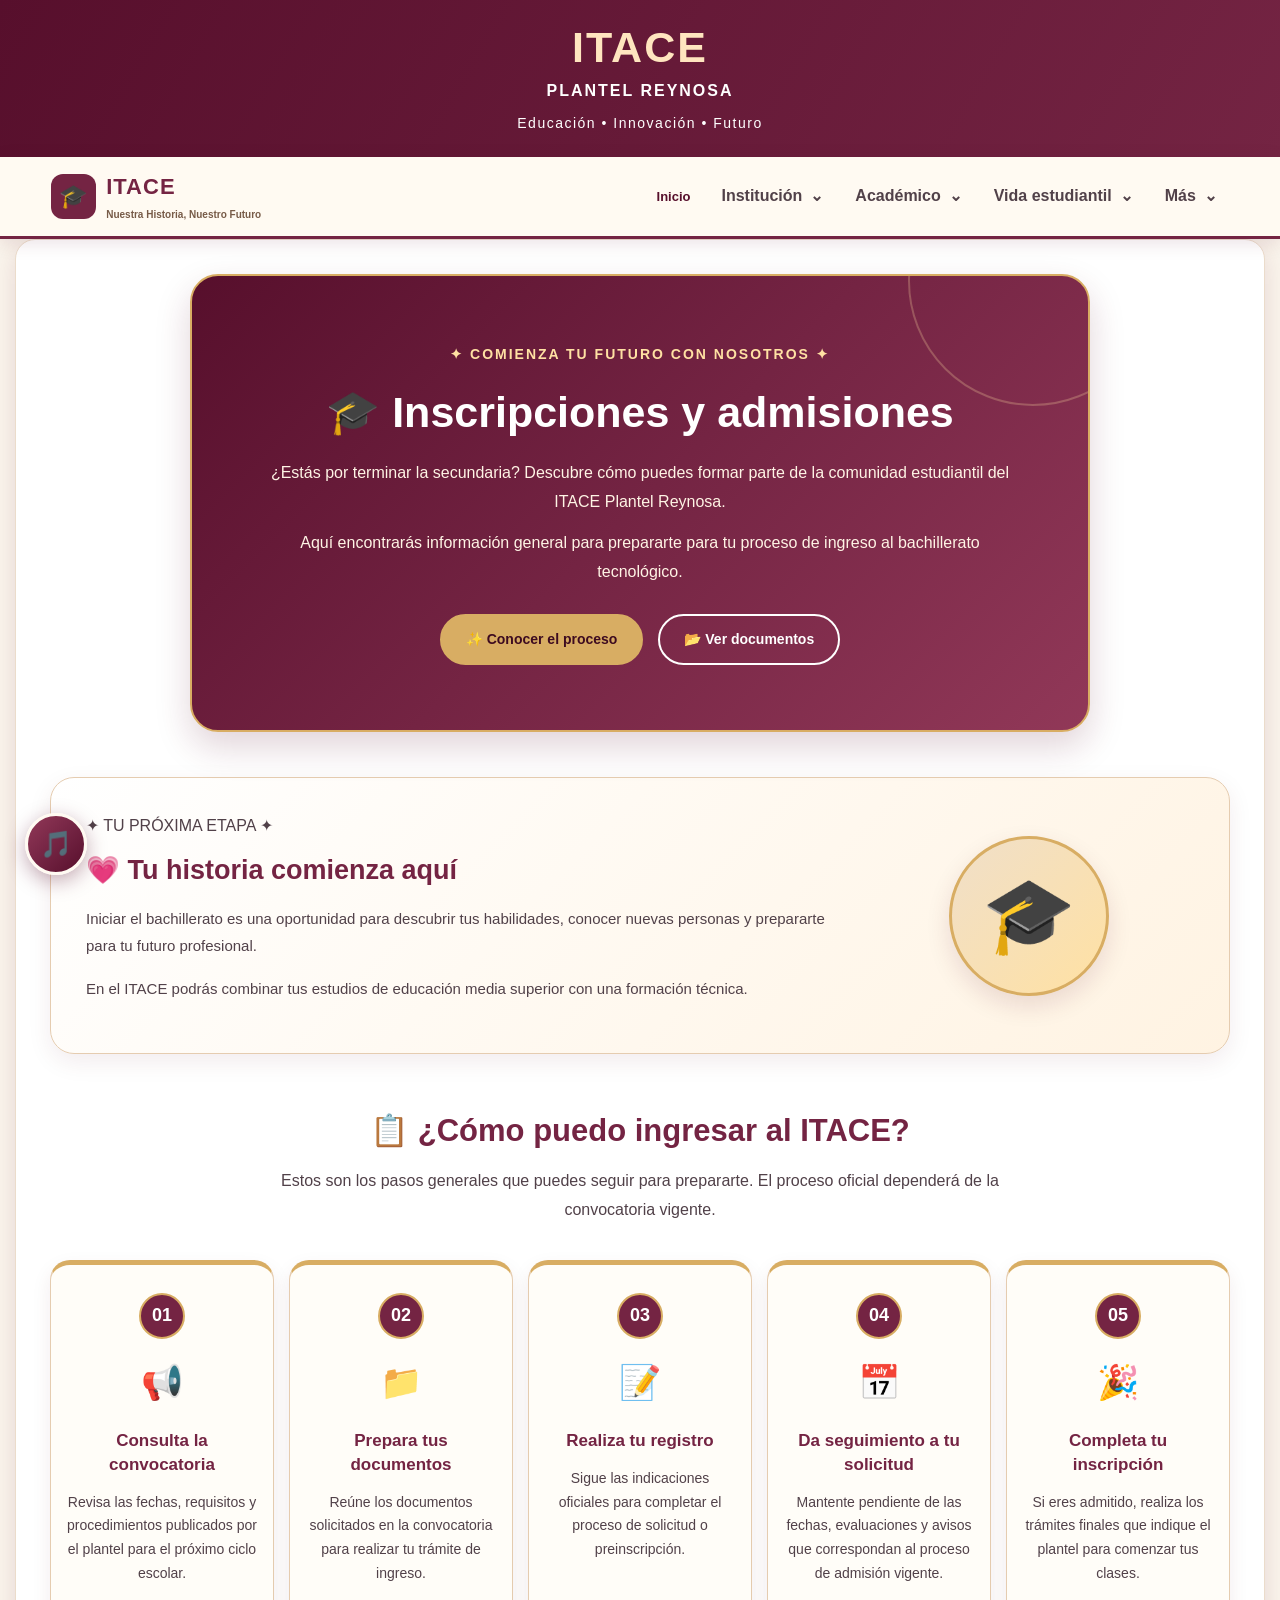
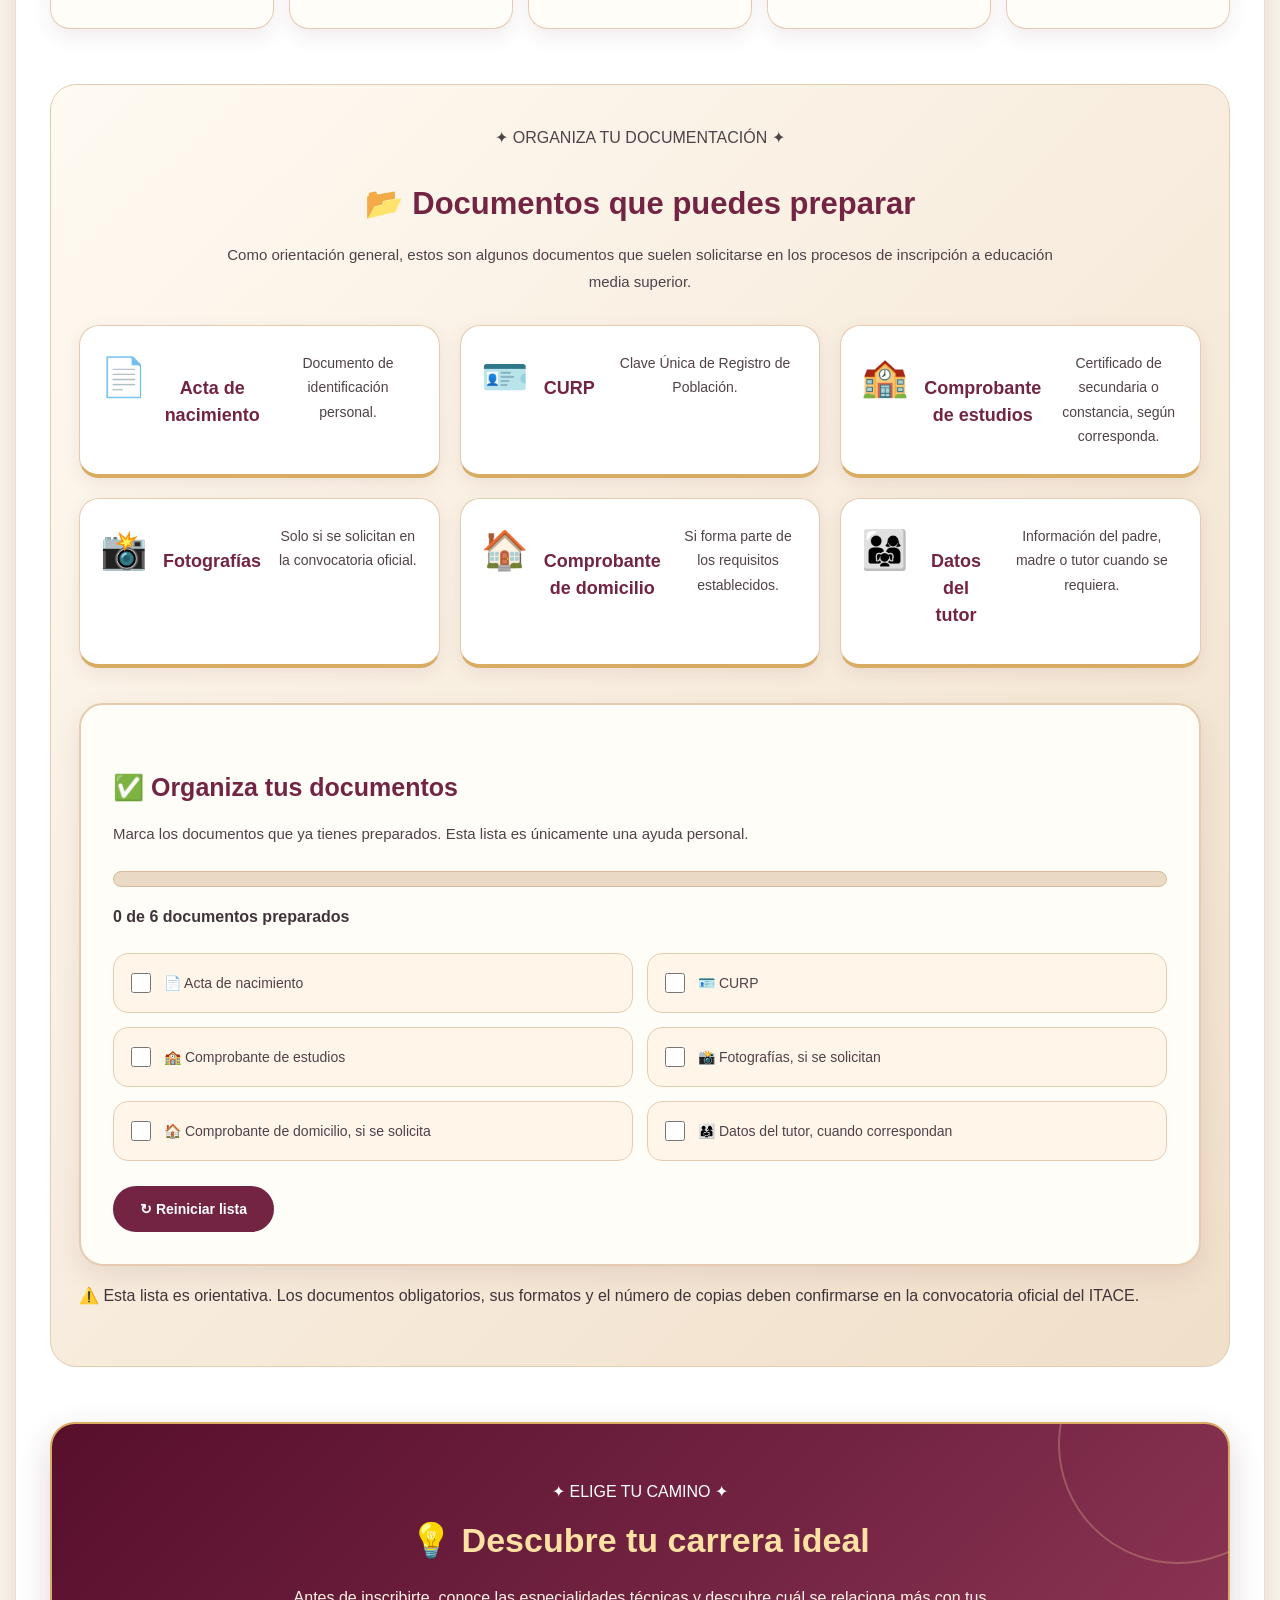
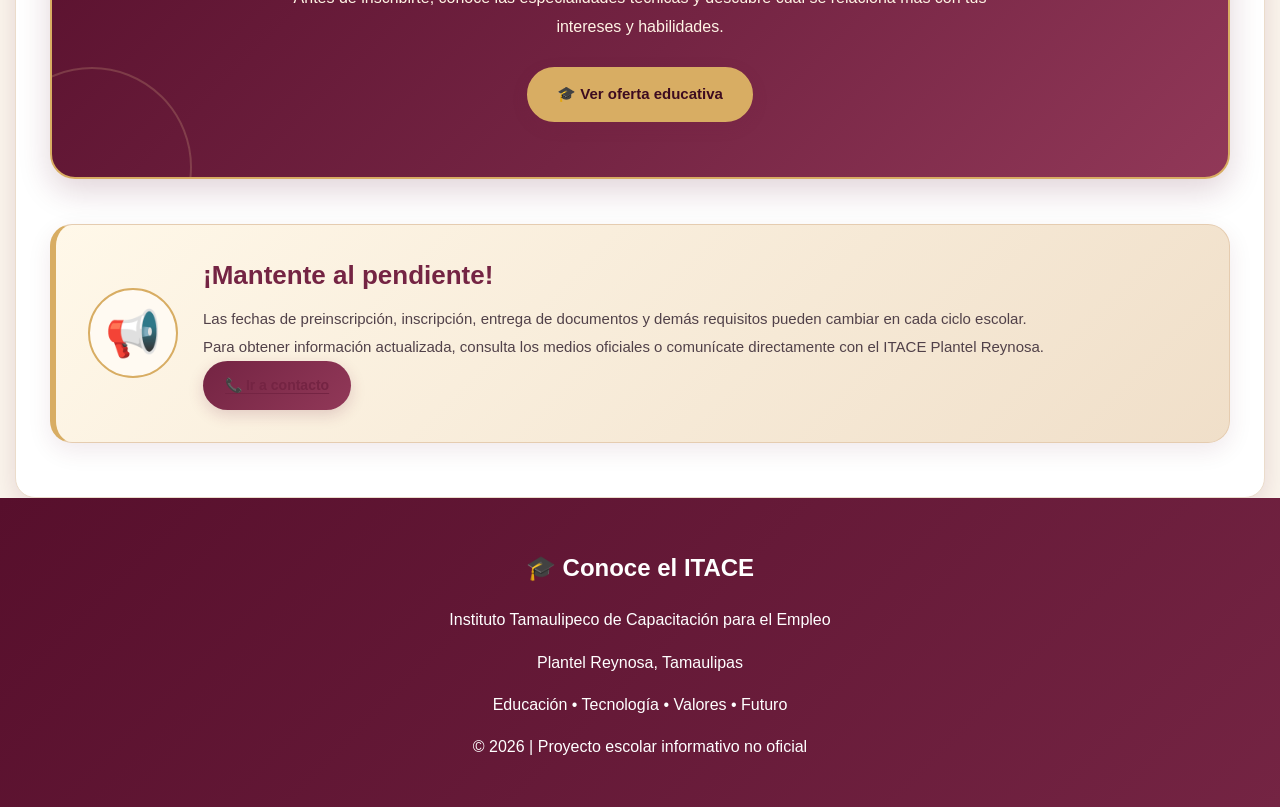
<file: paginas/admisiones.html>
<!DOCTYPE html>
<html lang="es">

<head>
    <meta charset="UTF-8">
    <meta name="viewport" content="width=device-width, initial-scale=1.0">

    <title>Admisiones | ITACE Plantel Reynosa</title>

    <link rel="stylesheet" href="../css/style.css">
</head>

<body>

<!-- =====================================
     ENCABEZADO
===================================== -->

<header class="encabezado">

    <div class="marca">
        <span class="logo-texto">ITACE</span>
        <span>PLANTEL REYNOSA</span>
    </div>

    <p>Educación • Innovación • Futuro</p>

</header>


<!-- =====================================
     MENÚ DE NAVEGACIÓN
===================================== -->


    <!-- ENLACES DEL MENÚ -->

<nav class="menu-principal" aria-label="Menú principal">

    <a href="../index.html#inicio" class="marca-itace">
        <span class="marca-icono">🎓</span>
        <span class="marca-texto">
            <strong>ITACE</strong>
            <small>Nuestra Historia, Nuestro Futuro</small>
        </span>
    </a>

    <button
        class="menu-hamburguesa"
        id="menuHamburguesa"
        type="button"
        aria-label="Abrir menú"
        aria-controls="enlacesMenu"
        aria-expanded="false">
        ☰
    </button>

    <div class="enlaces-menu" id="enlacesMenu">

        <a href="../index.html#inicio">Inicio</a>

        <!-- INSTITUCIÓN -->
        <div class="menu-grupo">
            <button class="menu-desplegable" type="button"
                    aria-expanded="false">
                Institución <span>⌄</span>
            </button>

            <div class="submenu-itace">
                <a href="conocenos.html#historia">Historia</a>
                <a href="identidad.html#identidad">Identidad</a>
                <a href="instalaciones.html#instalaciones">Instalaciones</a>
                <a href="contacto.html#contacto">Contacto</a>
            </div>
        </div>

        <!-- ACADÉMICO -->
        <div class="menu-grupo">
            <button class="menu-desplegable" type="button"
                    aria-expanded="false">
                Académico <span>⌄</span>
            </button>

            <div class="submenu-itace">
                <a href="oferta-educativa.html#carreras">Carreras</a>
                <a href="docentes.html#docentes">Docentes</a>
                <a href="proyectos.html#proyectos">Proyectos</a>
            </div>
        </div>

        <!-- VIDA ESTUDIANTIL -->
        <div class="menu-grupo">
            <button class="menu-desplegable" type="button"
                    aria-expanded="false">
                Vida estudiantil <span>⌄</span>
            </button>

            <div class="submenu-itace">
                <a href="vida-estudiantil.html#beneficios">Beneficios</a>
                <a href="vida-estudiantil.html#clubes">Clubes</a>
                <a href="vida-estudiantil.html#cursos">Cursos</a>
                <a href="galeria.html#galeria">Galería</a>
            </div>
        </div>

        <!-- MÁS -->
        <div class="menu-grupo">
            <button class="menu-desplegable" type="button"
                    aria-expanded="false">
                Más <span>⌄</span>
            </button>

            <div class="submenu-itace">
                <a href="noticias.html#noticias">Noticias</a>
                <a href="eventos.html#eventos">Eventos</a>
                <a href="admisiones.html#inscripciones">Inscripciones</a>
                <a href="preguntas.html#preguntas">Preguntas</a>
            </div>
        </div>

    </div>
</nav>


</nav>


<main>

<!-- =====================================
     SECCIÓN DE ADMISIONES
===================================== -->

<section class="seccion admisiones-itace" id="inscripciones">

    <!-- ENCABEZADO -->

    <div class="admisiones-encabezado">

        <span class="subtitulo">
            ✦ COMIENZA TU FUTURO CON NOSOTROS ✦
        </span>

        <h2>🎓 Inscripciones y admisiones</h2>

        <p>
            ¿Estás por terminar la secundaria?
            Descubre cómo puedes formar parte
            de la comunidad estudiantil del
            ITACE Plantel Reynosa.
        </p>

        <p>
            Aquí encontrarás información general
            para prepararte para tu proceso
            de ingreso al bachillerato tecnológico.
        </p>

<!-- BOTONES DE ACCESO RÁPIDO -->

<div class="admisiones-accesos">

    <a href="#proceso-admision" class="admisiones-btn-primario">
        ✨ Conocer el proceso
    </a>

    <a href="#documentos-admision" class="admisiones-btn-secundario">
        📂 Ver documentos
    </a>

</div>

    </div>


    <!-- =====================================
         BIENVENIDA
    ===================================== -->

    <div class="admisiones-bienvenida">

        <div class="admisiones-bienvenida-texto">

            <span>✦ TU PRÓXIMA ETAPA ✦</span>

            <h3>💗 Tu historia comienza aquí</h3>

            <p>
                Iniciar el bachillerato es una
                oportunidad para descubrir
                tus habilidades, conocer nuevas
                personas y prepararte para
                tu futuro profesional.
            </p>

            <p>
                En el ITACE podrás combinar
                tus estudios de educación
                media superior con una
                formación técnica.
            </p>

        </div>

        <div class="admisiones-bienvenida-icono">
            🎓
        </div>

    </div>


    <!-- =====================================
         PASOS PARA INGRESAR
    ===================================== -->

   <div class="admisiones-proceso" id="proceso-admision">

        <h3>📋 ¿Cómo puedo ingresar al ITACE?</h3>

        <p>
            Estos son los pasos generales
            que puedes seguir para prepararte.
            El proceso oficial dependerá
            de la convocatoria vigente.
        </p>

        <div class="admisiones-pasos">

            <!-- PASO 1 -->

            <article class="admision-paso">

                <span class="paso-numero">01</span>

                <div class="paso-icono">📢</div>

                <h4>Consulta la convocatoria</h4>

                <p>
                    Revisa las fechas, requisitos
                    y procedimientos publicados
                    por el plantel para el
                    próximo ciclo escolar.
                </p>

            </article>


            <!-- PASO 2 -->

            <article class="admision-paso">

                <span class="paso-numero">02</span>

                <div class="paso-icono">📁</div>

                <h4>Prepara tus documentos</h4>

                <p>
                    Reúne los documentos solicitados
                    en la convocatoria para
                    realizar tu trámite de ingreso.
                </p>

            </article>


            <!-- PASO 3 -->

            <article class="admision-paso">

                <span class="paso-numero">03</span>

                <div class="paso-icono">📝</div>

                <h4>Realiza tu registro</h4>

                <p>
                    Sigue las indicaciones oficiales
                    para completar el proceso
                    de solicitud o preinscripción.
                </p>

            </article>


            <!-- PASO 4 -->

            <article class="admision-paso">

                <span class="paso-numero">04</span>

                <div class="paso-icono">📅</div>

                <h4>Da seguimiento a tu solicitud</h4>

                <p>
                    Mantente pendiente de las
                    fechas, evaluaciones y avisos
                    que correspondan al proceso
                    de admisión vigente.
                </p>

            </article>


            <!-- PASO 5 -->

            <article class="admision-paso">

                <span class="paso-numero">05</span>

                <div class="paso-icono">🎉</div>

                <h4>Completa tu inscripción</h4>

                <p>
                    Si eres admitido, realiza
                    los trámites finales
                    que indique el plantel
                    para comenzar tus clases.
                </p>

            </article>

        </div>

    </div>


    <!-- =====================================
         DOCUMENTOS
    ===================================== -->

   <div class="admisiones-documentos" id="documentos-admision">

        <div class="documentos-encabezado">

            <span>✦ ORGANIZA TU DOCUMENTACIÓN ✦</span>

            <h3>📂 Documentos que puedes preparar</h3>

            <p>
                Como orientación general,
                estos son algunos documentos
                que suelen solicitarse en
                los procesos de inscripción
                a educación media superior.
            </p>

        </div>

        <div class="documentos-grid">

            <div class="documento-card">
                <span>📄</span>
                <h4>Acta de nacimiento</h4>
                <p>Documento de identificación personal.</p>
            </div>

            <div class="documento-card">
                <span>🪪</span>
                <h4>CURP</h4>
                <p>Clave Única de Registro de Población.</p>
            </div>

            <div class="documento-card">
                <span>🏫</span>
                <h4>Comprobante de estudios</h4>
                <p>
                    Certificado de secundaria o
                    constancia, según corresponda.
                </p>
            </div>

            <div class="documento-card">
                <span>📸</span>
                <h4>Fotografías</h4>
                <p>
                    Solo si se solicitan en
                    la convocatoria oficial.
                </p>
            </div>

            <div class="documento-card">
                <span>🏠</span>
                <h4>Comprobante de domicilio</h4>
                <p>
                    Si forma parte de los
                    requisitos establecidos.
                </p>
            </div>

            <div class="documento-card">
                <span>👨‍👩‍👧</span>
                <h4>Datos del tutor</h4>
                <p>
                    Información del padre,
                    madre o tutor cuando se requiera.
                </p>
            </div>

        </div>

<!-- LISTA INTERACTIVA DE PREPARACIÓN -->

<div class="admisiones-checklist">

    <div class="checklist-encabezado">
        <h4>✅ Organiza tus documentos</h4>
        <p>
            Marca los documentos que ya tienes preparados.
            Esta lista es únicamente una ayuda personal.
        </p>
    </div>

    <div class="checklist-progreso">
        <div id="admisionesBarraProgreso"></div>
    </div>

    <p id="admisionesTextoProgreso"
       class="checklist-contador"
       aria-live="polite">
        0 de 6 documentos preparados
    </p>

    <div class="checklist-opciones">

        <label>
            <input type="checkbox" class="admision-check">
            <span>📄 Acta de nacimiento</span>
        </label>

        <label>
            <input type="checkbox" class="admision-check">
            <span>🪪 CURP</span>
        </label>

        <label>
            <input type="checkbox" class="admision-check">
            <span>🏫 Comprobante de estudios</span>
        </label>

        <label>
            <input type="checkbox" class="admision-check">
            <span>📸 Fotografías, si se solicitan</span>
        </label>

        <label>
            <input type="checkbox" class="admision-check">
            <span>🏠 Comprobante de domicilio, si se solicita</span>
        </label>

        <label>
            <input type="checkbox" class="admision-check">
            <span>👨‍👩‍👧 Datos del tutor, cuando correspondan</span>
        </label>

    </div>

    <button id="reiniciarChecklist"
            class="checklist-reiniciar"
            type="button">
        ↻ Reiniciar lista
    </button>

</div>

        <p class="documentos-aviso">
            ⚠️ Esta lista es orientativa.
            Los documentos obligatorios, sus formatos
            y el número de copias deben confirmarse
            en la convocatoria oficial del ITACE.
        </p>

    </div>


    <!-- =====================================
         OFERTA EDUCATIVA
    ===================================== -->

    <div class="admisiones-carreras">

        <span>✦ ELIGE TU CAMINO ✦</span>

        <h3>💡 Descubre tu carrera ideal</h3>

        <p>
            Antes de inscribirte, conoce las
            especialidades técnicas y descubre
            cuál se relaciona más con tus
            intereses y habilidades.
        </p>

        <a
            href="oferta-educativa.html#carreras"
            class="boton-principal">
            🎓 Ver oferta educativa
        </a>

    </div>


    <!-- =====================================
         AVISO DE CONVOCATORIA
    ===================================== -->

    <div class="admisiones-aviso">

        <div class="aviso-icono">📢</div>

        <div class="aviso-contenido">

            <h3>¡Mantente al pendiente!</h3>

            <p>
                Las fechas de preinscripción,
                inscripción, entrega de documentos
                y demás requisitos pueden cambiar
                en cada ciclo escolar.
            </p>

            <p>
                Para obtener información actualizada,
                consulta los medios oficiales
                o comunícate directamente
                con el ITACE Plantel Reynosa.
            </p>

            <a
                href="contacto.html#contacto"
                class="boton-principal">
                📞 Ir a contacto
            </a>

        </div>

    </div>

</section>

</main>


<!-- =====================================
     PIE DE PÁGINA
===================================== -->

<footer>

    <h2>🎓 Conoce el ITACE</h2>

    <p>
        Instituto Tamaulipeco de Capacitación
        para el Empleo
    </p>

    <p>Plantel Reynosa, Tamaulipas</p>

    <p>Educación • Tecnología • Valores • Futuro</p>

    <p>
        © 2026 | Proyecto escolar informativo no oficial
    </p>

</footer>


<!-- =====================================
     JAVASCRIPT
===================================== -->

<script src="../js/script.js" defer></script>

<!-- BOTÓN PARA VOLVER ARRIBA -->

<button
    id="volverArriba"
    class="oculto"
    type="button"
    aria-label="Volver al inicio de la página"
    title="Volver arriba">
    ↑
</button>

<!-- =====================================
     BOTÓN DE MÚSICA
===================================== -->

<div class="reproductor-itace">

    <audio id="musicaFondo" loop>
       <source src="../audio/musica-itace.mp3" type="audio/mpeg">
        Tu navegador no soporta audio.
    </audio>

    <button
        id="botonMusica"
        class="boton-musica"
        type="button"
        aria-label="Reproducir música"
        aria-pressed="false"
        title="Reproducir música">
        🎵
    </button>

</div>

</body>
</html>
</file>
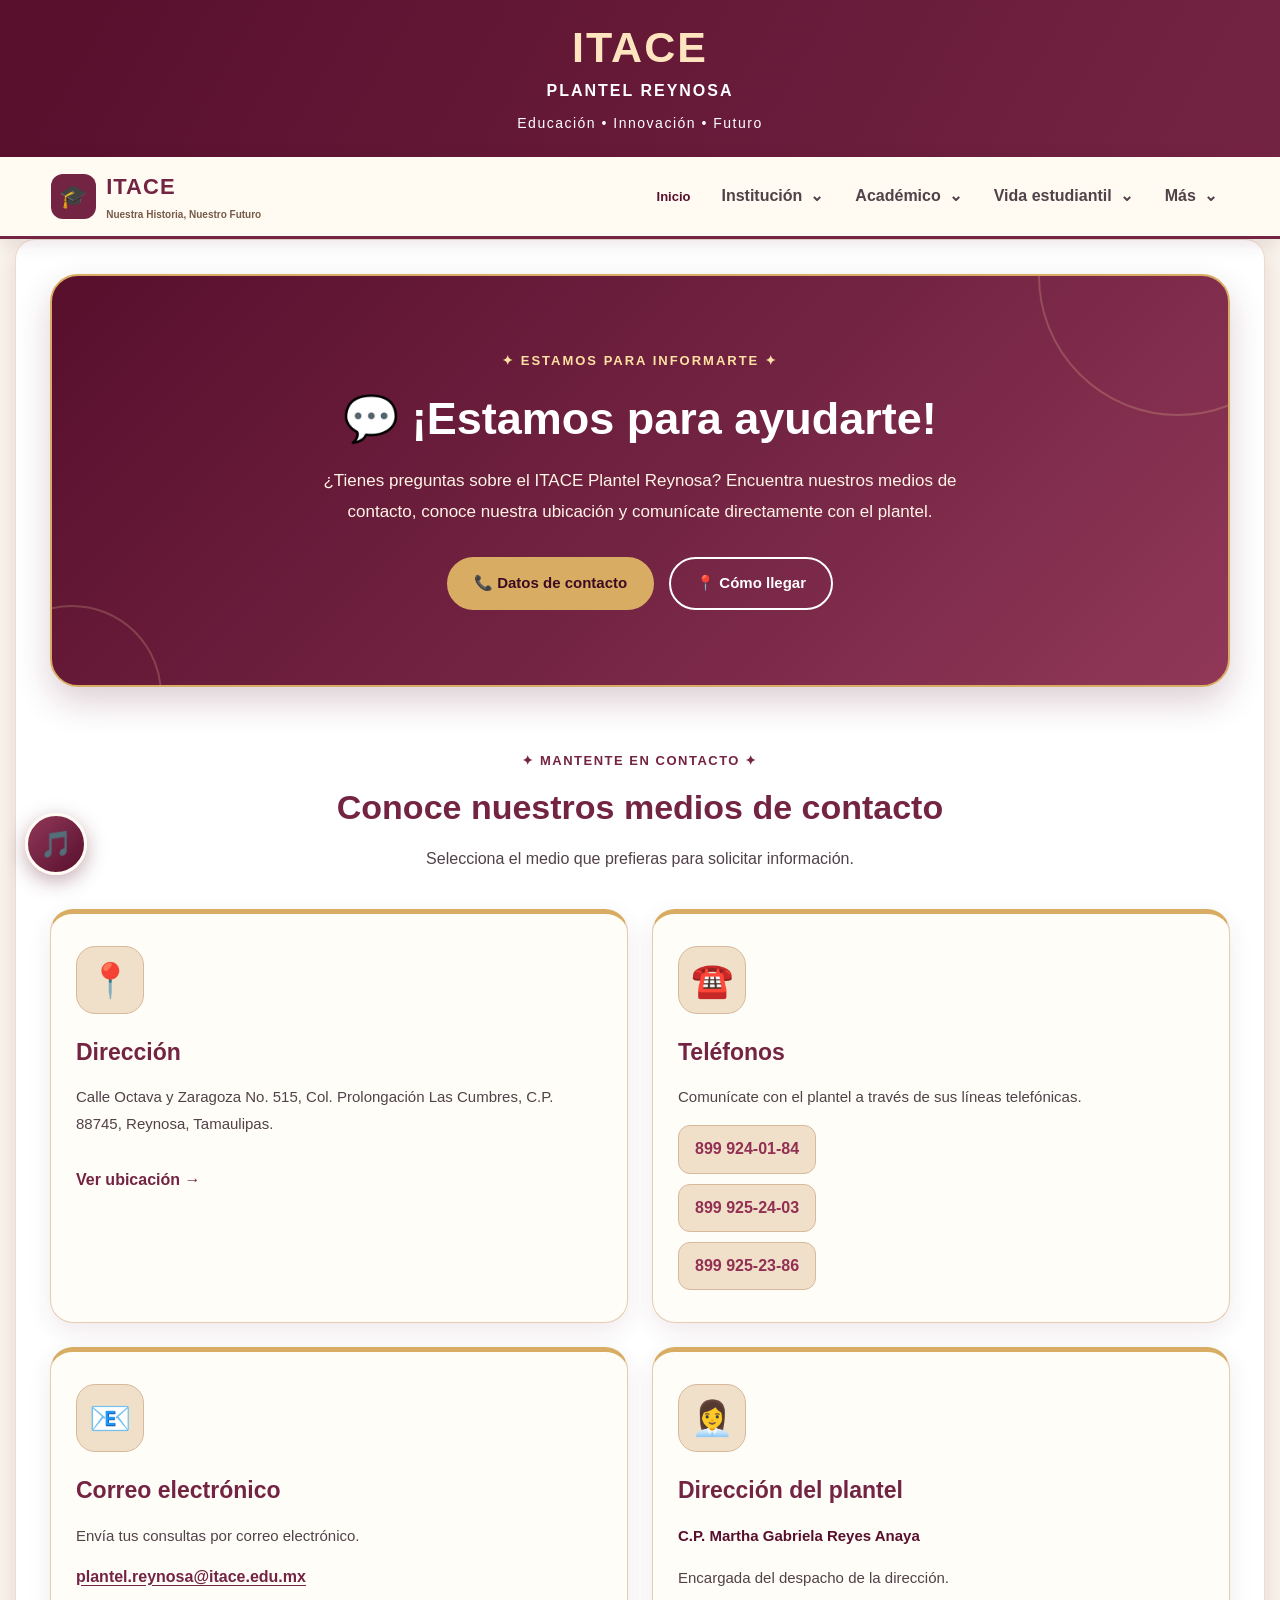
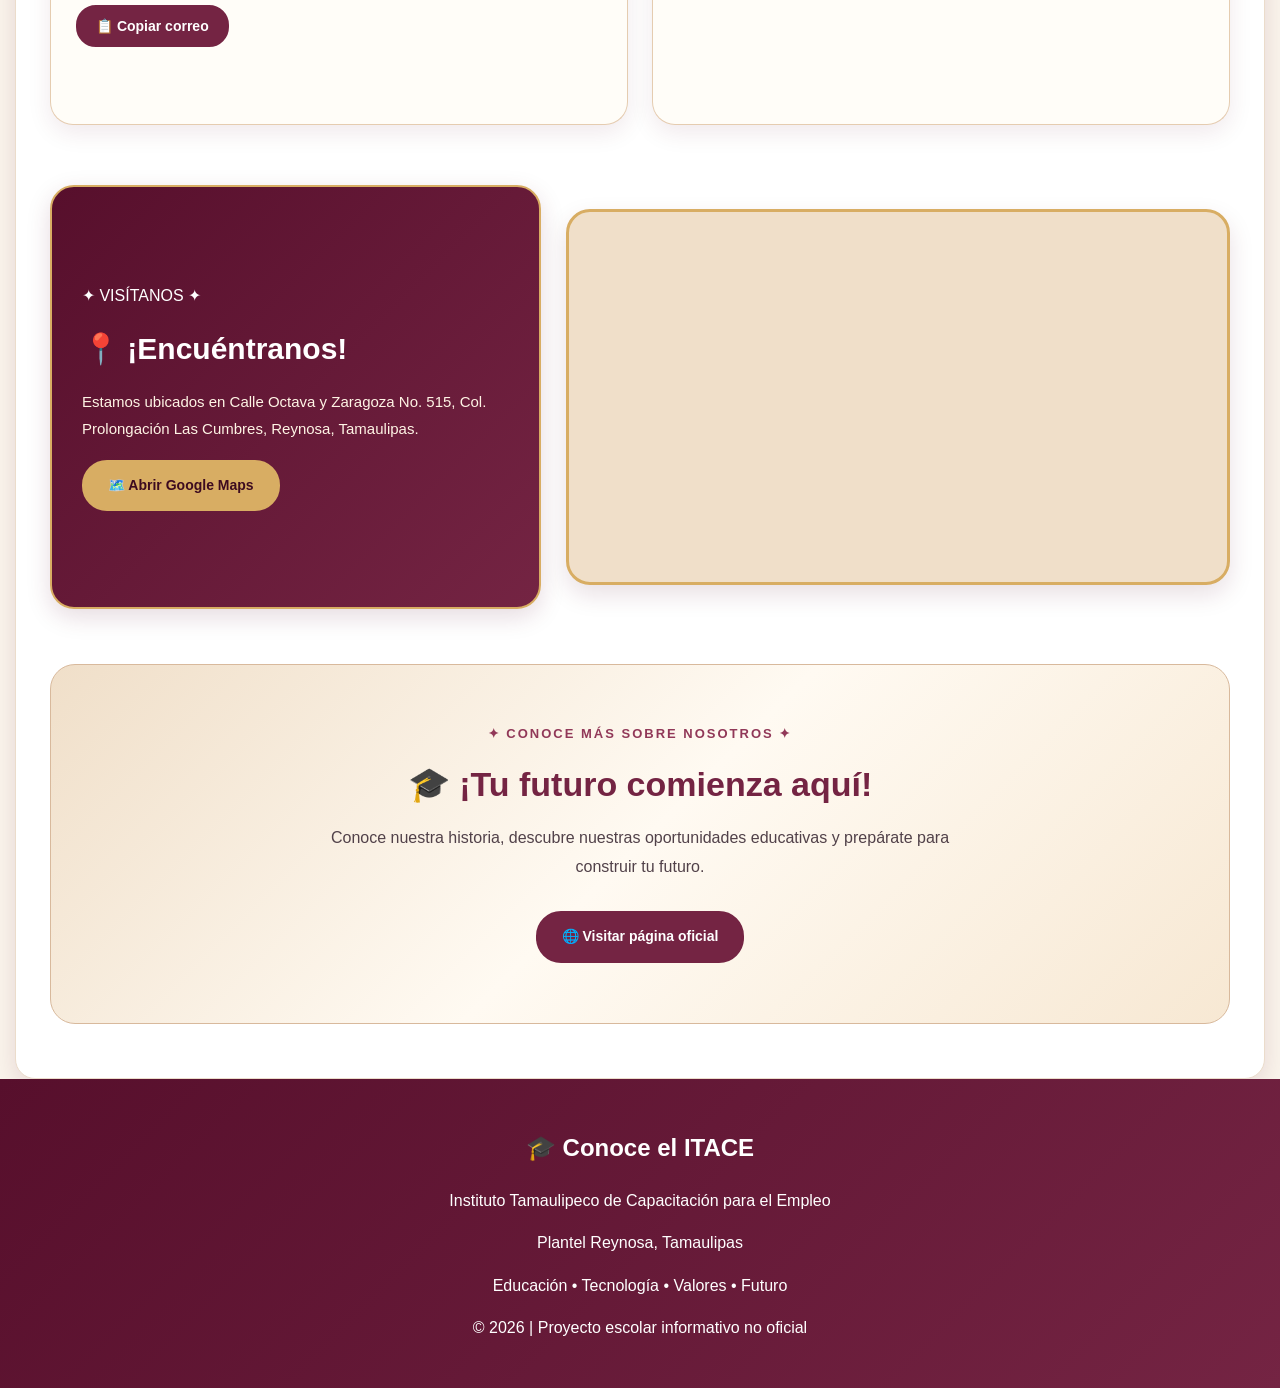
<file: paginas/contacto.html>
<!DOCTYPE html>
<html lang="es">

<head>
    <meta charset="UTF-8">
    <meta name="viewport" content="width=device-width, initial-scale=1.0">

    <title>Contacto | ITACE Plantel Reynosa</title>

    <link rel="stylesheet" href="../css/style.css">
</head>

<body>

<!-- =====================================
     ENCABEZADO
===================================== -->

<header class="encabezado">

    <div class="marca">
        <span class="logo-texto">ITACE</span>
        <span>PLANTEL REYNOSA</span>
    </div>

    <p>Educación • Innovación • Futuro</p>

</header>


<!-- =====================================
     MENÚ DE NAVEGACIÓN
===================================== -->


    
<!-- MENÚ PRINCIPAL - CARPETA PAGINAS -->

<nav class="menu-principal" aria-label="Menú principal">

    <a href="../index.html#inicio" class="marca-itace">
        <span class="marca-icono">🎓</span>
        <span class="marca-texto">
            <strong>ITACE</strong>
            <small>Nuestra Historia, Nuestro Futuro</small>
        </span>
    </a>

    <button
        class="menu-hamburguesa"
        id="menuHamburguesa"
        type="button"
        aria-label="Abrir menú"
        aria-controls="enlacesMenu"
        aria-expanded="false">
        ☰
    </button>

    <div class="enlaces-menu" id="enlacesMenu">

        <a href="../index.html#inicio">Inicio</a>

        <!-- INSTITUCIÓN -->
        <div class="menu-grupo">
            <button class="menu-desplegable" type="button"
                    aria-expanded="false">
                Institución <span>⌄</span>
            </button>

            <div class="submenu-itace">
                <a href="conocenos.html#historia">Historia</a>
                <a href="identidad.html#identidad">Identidad</a>
                <a href="instalaciones.html#instalaciones">Instalaciones</a>
                <a href="contacto.html#contacto">Contacto</a>
            </div>
        </div>

        <!-- ACADÉMICO -->
        <div class="menu-grupo">
            <button class="menu-desplegable" type="button"
                    aria-expanded="false">
                Académico <span>⌄</span>
            </button>

            <div class="submenu-itace">
                <a href="oferta-educativa.html#carreras">Carreras</a>
                <a href="docentes.html#docentes">Docentes</a>
                <a href="proyectos.html#proyectos">Proyectos</a>
            </div>
        </div>

        <!-- VIDA ESTUDIANTIL -->
        <div class="menu-grupo">
            <button class="menu-desplegable" type="button"
                    aria-expanded="false">
                Vida estudiantil <span>⌄</span>
            </button>

            <div class="submenu-itace">
                <a href="vida-estudiantil.html#beneficios">Beneficios</a>
                <a href="vida-estudiantil.html#clubes">Clubes</a>
                <a href="vida-estudiantil.html#cursos">Cursos</a>
                <a href="galeria.html#galeria">Galería</a>
            </div>
        </div>

        <!-- MÁS -->
        <div class="menu-grupo">
            <button class="menu-desplegable" type="button"
                    aria-expanded="false">
                Más <span>⌄</span>
            </button>

            <div class="submenu-itace">
                <a href="noticias.html#noticias">Noticias</a>
                <a href="eventos.html#eventos">Eventos</a>
                <a href="admisiones.html#inscripciones">Inscripciones</a>
                <a href="preguntas.html#preguntas">Preguntas</a>
            </div>
        </div>

    </div>
</nav>


<main>

<!-- =====================================
     CONTACTO DEL PLANTEL
===================================== -->


<!-- =====================================
     CONTACTO ITACE - DISEÑO MEJORADO
===================================== -->

<section class="seccion contacto-itace" id="contacto">

    <!-- PRESENTACIÓN -->

    <div class="contacto-hero">

        <span class="contacto-hero-etiqueta">
            ✦ ESTAMOS PARA INFORMARTE ✦
        </span>

        <h1>💬 ¡Estamos para ayudarte!</h1>

        <p>
            ¿Tienes preguntas sobre el ITACE Plantel Reynosa?
            Encuentra nuestros medios de contacto,
            conoce nuestra ubicación y comunícate
            directamente con el plantel.
        </p>

        <div class="contacto-hero-botones">

            <a href="#contacto-informacion"
               class="contacto-btn-dorado">
                📞 Datos de contacto
            </a>

            <a href="#contacto-ubicacion"
               class="contacto-btn-transparente">
                📍 Cómo llegar
            </a>

        </div>

    </div>


    <!-- INFORMACIÓN DE CONTACTO -->

    <div class="contacto-contenido" id="contacto-informacion">

        <div class="contacto-titulos">

            <span class="subtitulo">
                ✦ MANTENTE EN CONTACTO ✦
            </span>

            <h2>Conoce nuestros medios de contacto</h2>

            <p>
                Selecciona el medio que prefieras
                para solicitar información.
            </p>

        </div>


        <div class="contacto-tarjetas">

            <!-- DIRECCIÓN -->

            <article class="contacto-tarjeta">

                <div class="contacto-tarjeta-icono">📍</div>

                <h3>Dirección</h3>

                <p>
                    Calle Octava y Zaragoza No. 515,
                    Col. Prolongación Las Cumbres,
                    C.P. 88745, Reynosa, Tamaulipas.
                </p>

                <a href="#contacto-ubicacion"
                   class="contacto-tarjeta-enlace">
                    Ver ubicación →
                </a>

            </article>


            <!-- TELÉFONOS -->

            <article class="contacto-tarjeta">

                <div class="contacto-tarjeta-icono">☎️</div>

                <h3>Teléfonos</h3>

                <p>
                    Comunícate con el plantel
                    a través de sus líneas telefónicas.
                </p>

                <div class="contacto-telefonos">

                    <a href="tel:+528999240184">
                        899 924-01-84
                    </a>

                    <a href="tel:+528999252403">
                        899 925-24-03
                    </a>

                    <a href="tel:+528999252386">
                        899 925-23-86
                    </a>

                </div>

            </article>


            <!-- CORREO -->

            <article class="contacto-tarjeta">

                <div class="contacto-tarjeta-icono">📧</div>

                <h3>Correo electrónico</h3>

                <p>
                    Envía tus consultas por correo
                    electrónico.
                </p>

                <a class="contacto-correo"
                   href="mailto:plantel.reynosa@itace.edu.mx">
                    plantel.reynosa@itace.edu.mx
                </a>

                <button
                    class="contacto-copiar"
                    id="copiarCorreo"
                    type="button">
                    📋 Copiar correo
                </button>

                <p id="contactoMensajeCopia"
                   class="contacto-copia-estado"
                   role="status"
                   aria-live="polite"></p>

            </article>


            <!-- DIRECCIÓN DEL PLANTEL -->

            <article class="contacto-tarjeta">

                <div class="contacto-tarjeta-icono">👩‍💼</div>

                <h3>Dirección del plantel</h3>

                <p class="contacto-directora">
                    C.P. Martha Gabriela Reyes Anaya
                </p>

                <p>
                    Encargada del despacho
                    de la dirección.
                </p>

            </article>

        </div>

    </div>


    <!-- UBICACIÓN -->

    <div class="contacto-ubicacion" id="contacto-ubicacion">

        <div class="contacto-ubicacion-texto">

            <span class="contacto-etiqueta">
                ✦ VISÍTANOS ✦
            </span>

            <h2>📍 ¡Encuéntranos!</h2>

            <p>
                Estamos ubicados en Calle Octava
                y Zaragoza No. 515,
                Col. Prolongación Las Cumbres,
                Reynosa, Tamaulipas.
            </p>

            <a
                href="https://www.google.com/maps/search/?api=1&amp;query=ITACE+Plantel+Reynosa"
                target="_blank"
                rel="noopener noreferrer"
                class="contacto-btn-dorado">

                🗺️ Abrir Google Maps

            </a>

        </div>

        <div class="contacto-mapa">

            <iframe
                title="Mapa de ubicación del ITACE Plantel Reynosa"
                src="https://www.google.com/maps?q=ITACE%20Plantel%20Reynosa&amp;output=embed"
                loading="lazy"
                referrerpolicy="no-referrer-when-downgrade"
                allowfullscreen>
            </iframe>

        </div>

    </div>


    <!-- MENSAJE FINAL -->

    <div class="contacto-final">

        <span class="contacto-etiqueta">
            ✦ CONOCE MÁS SOBRE NOSOTROS ✦
        </span>

        <h2>🎓 ¡Tu futuro comienza aquí!</h2>

        <p>
            Conoce nuestra historia, descubre
            nuestras oportunidades educativas
            y prepárate para construir tu futuro.
        </p>

        <a
            href="https://itace.edu.mx/bachillerato/planteles/plantel-reynosa/"
            target="_blank"
            rel="noopener noreferrer"
            class="contacto-btn-dorado">

            🌐 Visitar página oficial

        </a>

    </div>

</section>


</main>


<!-- =====================================
     PIE DE PÁGINA
===================================== -->

<footer>

    <h2>🎓 Conoce el ITACE</h2>

    <p>
        Instituto Tamaulipeco de Capacitación
        para el Empleo
    </p>

    <p>Plantel Reynosa, Tamaulipas</p>

    <p>Educación • Tecnología • Valores • Futuro</p>

    <p>
        © 2026 | Proyecto escolar informativo no oficial
    </p>

</footer>


<!-- =====================================
     BOTÓN VOLVER ARRIBA
===================================== -->

<button
    id="volverArriba"
    class="oculto"
    type="button"
    aria-label="Volver al inicio de la página"
    title="Volver arriba">
    ↑
</button>


<!-- =====================================
     JAVASCRIPT
===================================== -->

<script src="../js/script.js" defer></script>

<!-- =====================================
     BOTÓN DE MÚSICA
===================================== -->

<div class="reproductor-itace">

    <audio id="musicaFondo" loop>
        <source src="../audio/musica-itace.mp3" type="audio/mpeg">
        Tu navegador no soporta audio.
    </audio>

    <button
        id="botonMusica"
        class="boton-musica"
        type="button"
        aria-label="Reproducir música"
        aria-pressed="false"
        title="Reproducir música">
        🎵
    </button>

</div>

</body>
</html>
</file>
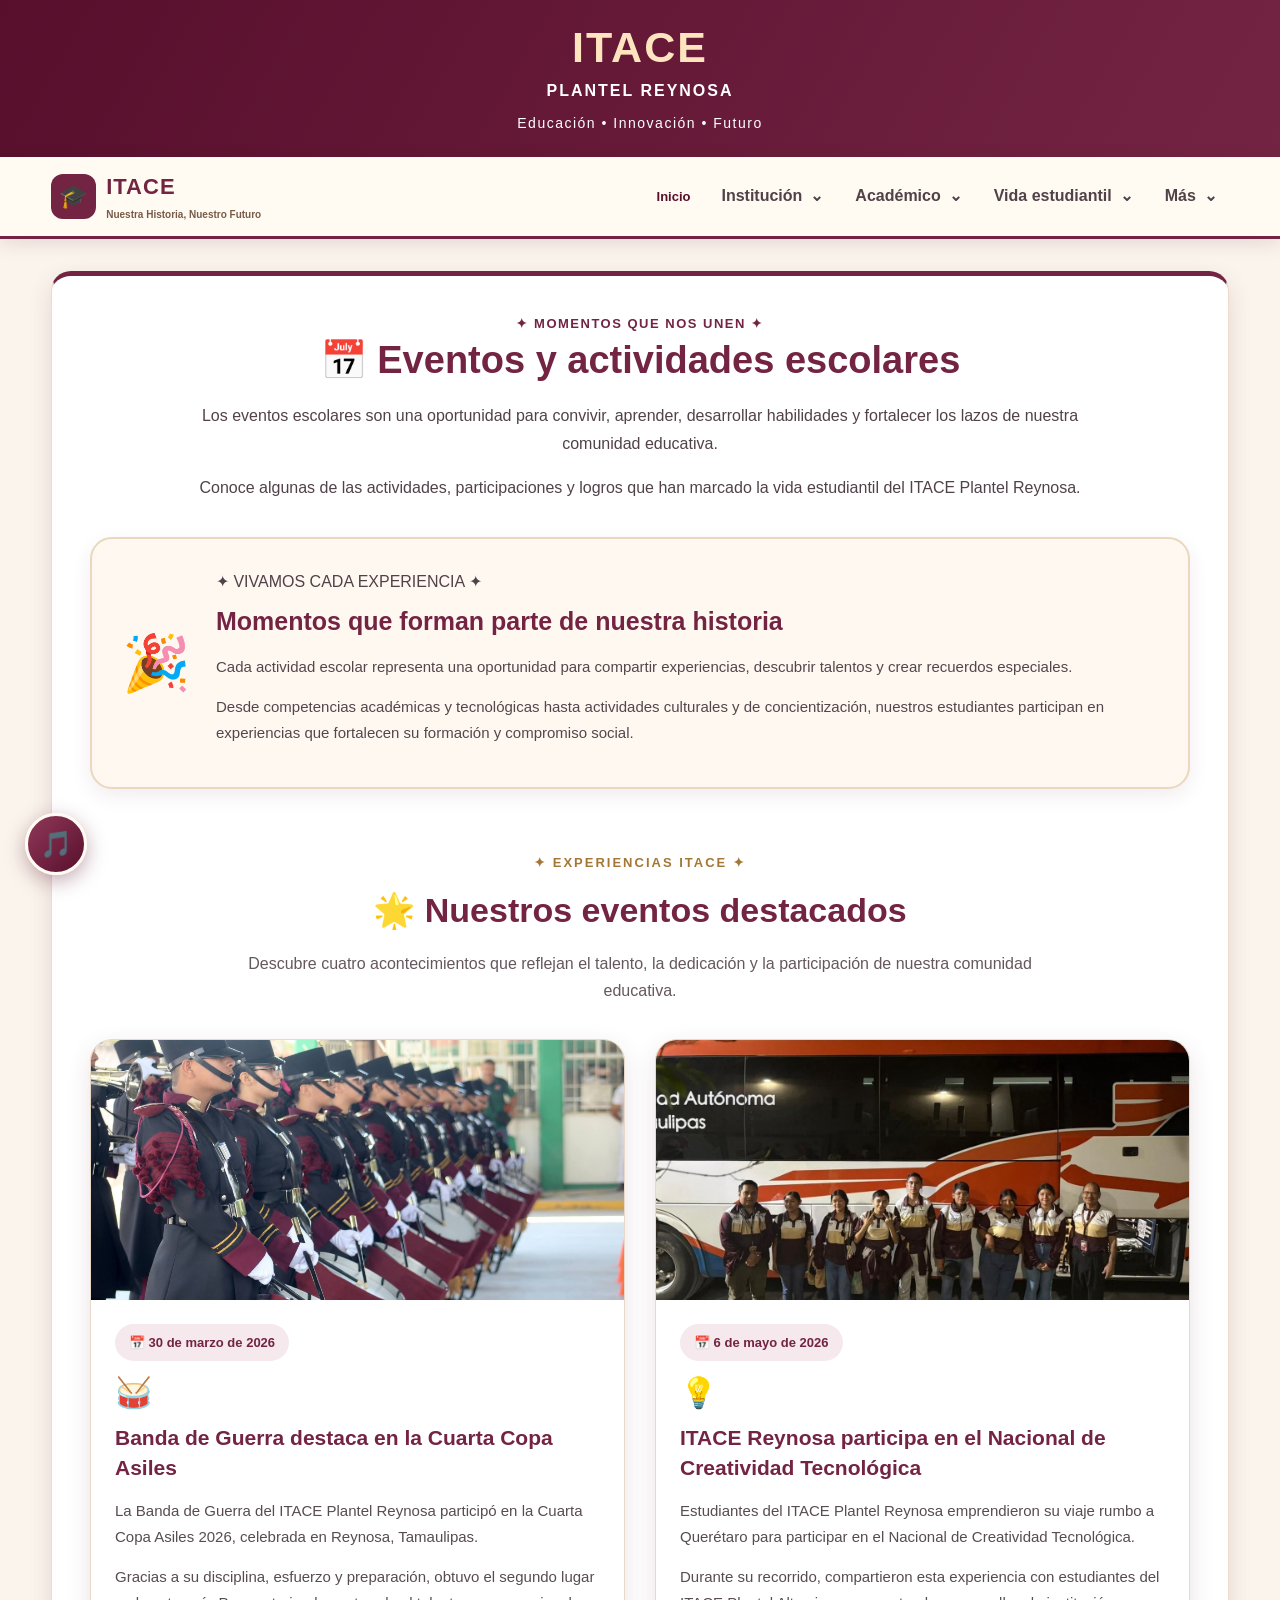
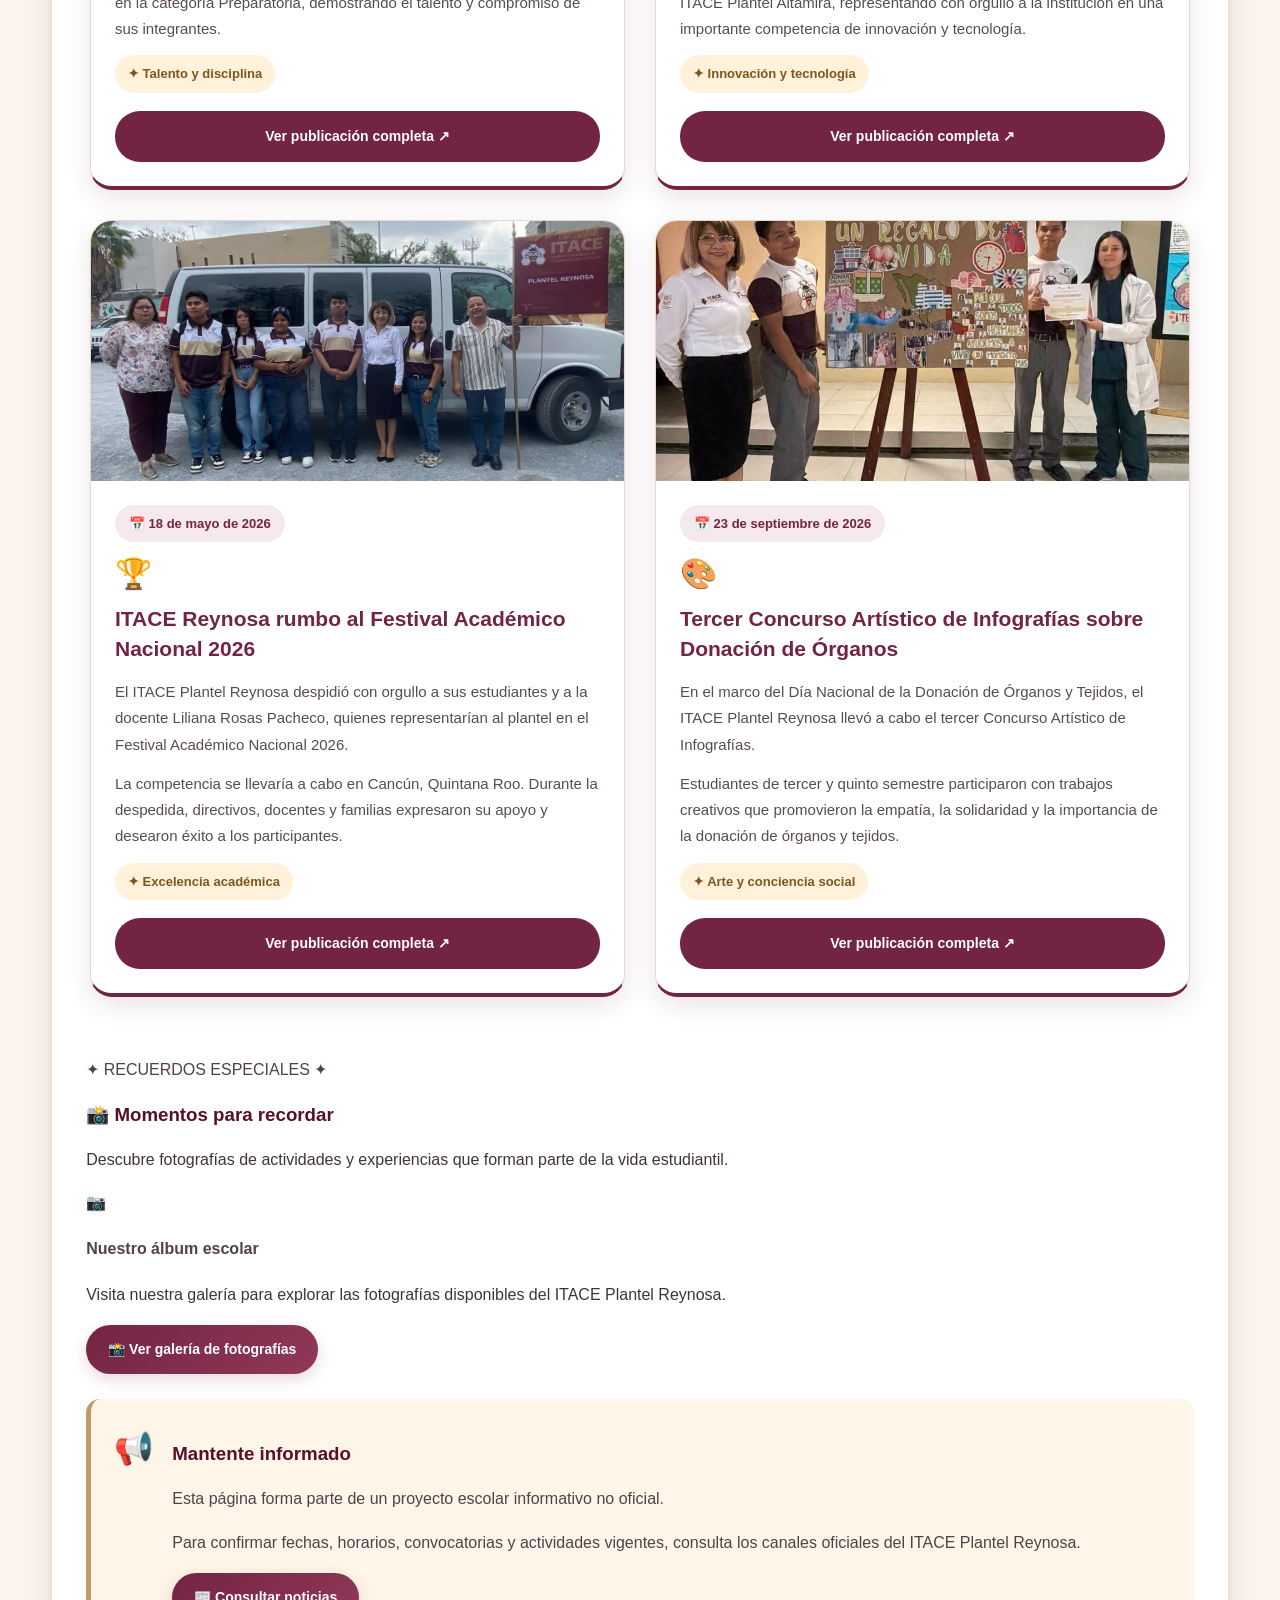
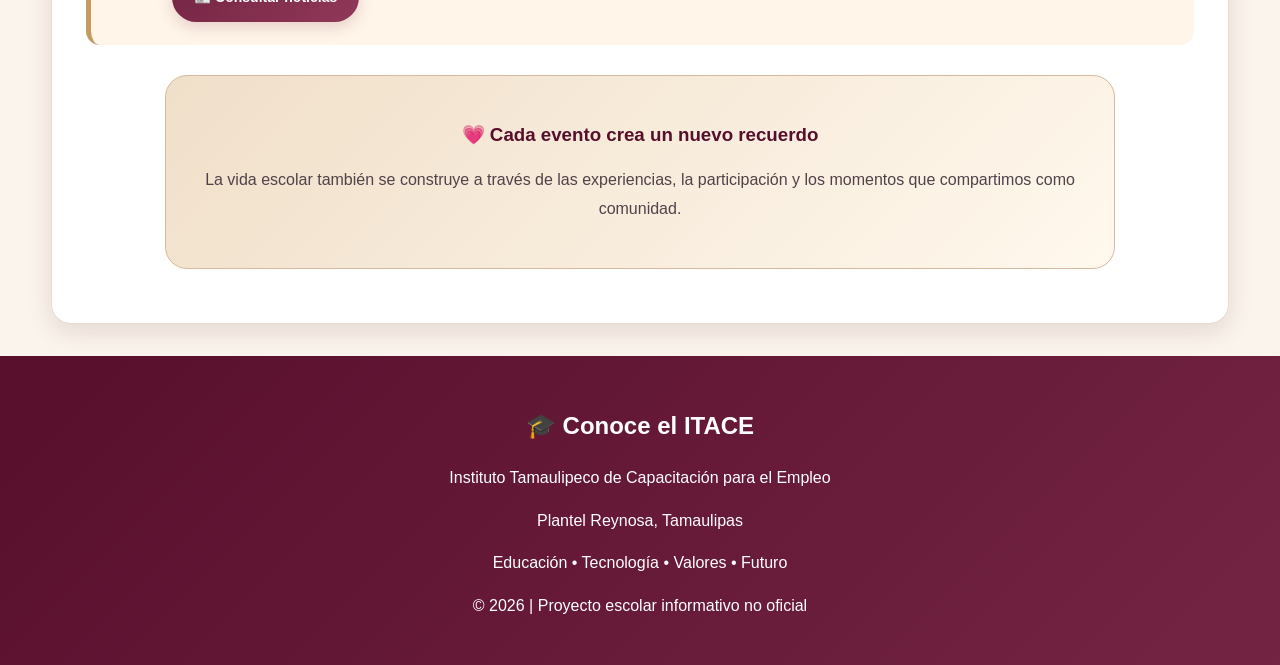
<file: paginas/eventos.html>
<!DOCTYPE html>
<html lang="es">

<head>
    <meta charset="UTF-8">
    <meta name="viewport" content="width=device-width, initial-scale=1.0">

    <title>Eventos | ITACE Plantel Reynosa</title>

    <link rel="stylesheet" href="../css/style.css">
</head>

<body>

<!-- =====================================
     ENCABEZADO
===================================== -->

<header class="encabezado">

    <div class="marca">
        <span class="logo-texto">ITACE</span>
        <span>PLANTEL REYNOSA</span>
    </div>

    <p>Educación • Innovación • Futuro</p>

</header>


<!-- =====================================
     MENÚ DE NAVEGACIÓN
===================================== -->


<!-- MENÚ PRINCIPAL - CARPETA PAGINAS -->

<nav class="menu-principal" aria-label="Menú principal">

    <a href="../index.html#inicio" class="marca-itace">
        <span class="marca-icono">🎓</span>
        <span class="marca-texto">
            <strong>ITACE</strong>
            <small>Nuestra Historia, Nuestro Futuro</small>
        </span>
    </a>

    <button
        class="menu-hamburguesa"
        id="menuHamburguesa"
        type="button"
        aria-label="Abrir menú"
        aria-controls="enlacesMenu"
        aria-expanded="false">
        ☰
    </button>

    <div class="enlaces-menu" id="enlacesMenu">

        <a href="../index.html#inicio">Inicio</a>

        <!-- INSTITUCIÓN -->
        <div class="menu-grupo">
            <button class="menu-desplegable" type="button"
                    aria-expanded="false">
                Institución <span>⌄</span>
            </button>

            <div class="submenu-itace">
                <a href="conocenos.html#historia">Historia</a>
                <a href="identidad.html#identidad">Identidad</a>
                <a href="instalaciones.html#instalaciones">Instalaciones</a>
                <a href="contacto.html#contacto">Contacto</a>
            </div>
        </div>

        <!-- ACADÉMICO -->
        <div class="menu-grupo">
            <button class="menu-desplegable" type="button"
                    aria-expanded="false">
                Académico <span>⌄</span>
            </button>

            <div class="submenu-itace">
                <a href="oferta-educativa.html#carreras">Carreras</a>
                <a href="docentes.html#docentes">Docentes</a>
                <a href="proyectos.html#proyectos">Proyectos</a>
            </div>
        </div>

        <!-- VIDA ESTUDIANTIL -->
        <div class="menu-grupo">
            <button class="menu-desplegable" type="button"
                    aria-expanded="false">
                Vida estudiantil <span>⌄</span>
            </button>

            <div class="submenu-itace">
                <a href="vida-estudiantil.html#beneficios">Beneficios</a>
                <a href="vida-estudiantil.html#clubes">Clubes</a>
                <a href="vida-estudiantil.html#cursos">Cursos</a>
                <a href="galeria.html#galeria">Galería</a>
            </div>
        </div>

        <!-- MÁS -->
        <div class="menu-grupo">
            <button class="menu-desplegable" type="button"
                    aria-expanded="false">
                Más <span>⌄</span>
            </button>

            <div class="submenu-itace">
                <a href="noticias.html#noticias">Noticias</a>
                <a href="eventos.html#eventos">Eventos</a>
                <a href="admisiones.html#inscripciones">Inscripciones</a>
                <a href="preguntas.html#preguntas">Preguntas</a>
            </div>
        </div>

    </div>
</nav>


<main>

<!-- =====================================
     SECCIÓN DE EVENTOS
===================================== -->

<section class="seccion eventos-itace" id="eventos">

    <!-- ENCABEZADO -->

    <div class="eventos-encabezado">

        <span class="subtitulo">
            ✦ MOMENTOS QUE NOS UNEN ✦
        </span>

        <h2>📅 Eventos y actividades escolares</h2>

        <p>
            Los eventos escolares son una oportunidad
            para convivir, aprender, desarrollar
            habilidades y fortalecer los lazos
            de nuestra comunidad educativa.
        </p>

        <p>
            Conoce algunas de las actividades,
            participaciones y logros que han
            marcado la vida estudiantil del
            ITACE Plantel Reynosa.
        </p>

    </div>


    <!-- =====================================
         PRESENTACIÓN DE EVENTOS
    ===================================== -->

    <div class="eventos-presentacion">

        <div class="eventos-presentacion-icono">
            🎉
        </div>

        <div class="eventos-presentacion-texto">

            <span>✦ VIVAMOS CADA EXPERIENCIA ✦</span>

            <h3>
                Momentos que forman parte
                de nuestra historia
            </h3>

            <p>
                Cada actividad escolar representa
                una oportunidad para compartir
                experiencias, descubrir talentos
                y crear recuerdos especiales.
            </p>

            <p>
                Desde competencias académicas
                y tecnológicas hasta actividades
                culturales y de concientización,
                nuestros estudiantes participan
                en experiencias que fortalecen
                su formación y compromiso social.
            </p>

        </div>

    </div>


    <!-- =====================================
         EVENTOS DESTACADOS
    ===================================== -->

    <div class="eventos-destacados">

        <div class="eventos-destacados-encabezado">

            <span>✦ EXPERIENCIAS ITACE ✦</span>

            <h3>🌟 Nuestros eventos destacados</h3>

            <p>
                Descubre cuatro acontecimientos
                que reflejan el talento, la dedicación
                y la participación de nuestra
                comunidad educativa.
            </p>

        </div>


        <!-- CONTENEDOR DE EVENTOS -->

        <div class="eventos-grid eventos-grid-reales">


            <!-- =====================================
                 EVENTO 1
            ===================================== -->

            <article class="evento-card">

                <img
                    src="../img/evento-banda.jpg"
                    alt="Banda de Guerra del ITACE Reynosa"
                    class="evento-imagen"
                    loading="lazy">

                <div class="evento-contenido">

                    <span class="evento-fecha">
                        📅 30 de marzo de 2026
                    </span>

                    <div class="evento-icono">🥁</div>

                    <h4>
                        Banda de Guerra destaca
                        en la Cuarta Copa Asiles
                    </h4>

                    <p>
                        La Banda de Guerra del ITACE
                        Plantel Reynosa participó
                        en la Cuarta Copa Asiles 2026,
                        celebrada en Reynosa, Tamaulipas.
                    </p>

                    <p>
                        Gracias a su disciplina,
                        esfuerzo y preparación,
                        obtuvo el segundo lugar
                        en la categoría Preparatoria,
                        demostrando el talento
                        y compromiso de sus integrantes.
                    </p>

                    <span class="evento-etiqueta">
                        ✦ Talento y disciplina
                    </span>

                    <a
                        href="https://www.facebook.com/share/p/1JNSZ9twVo/"
                        class="evento-enlace"
                        target="_blank"
                        rel="noopener noreferrer">
                        Ver publicación completa ↗
                    </a>

                </div>

            </article>


            <!-- =====================================
                 EVENTO 2
            ===================================== -->

            <article class="evento-card">

                <img
                    src="../img/evento-creatividad.jpg"
                    alt="Representantes del ITACE rumbo al Nacional de Creatividad Tecnológica"
                    class="evento-imagen"
                    loading="lazy">

                <div class="evento-contenido">

                    <span class="evento-fecha">
                        📅 6 de mayo de 2026
                    </span>

                    <div class="evento-icono">💡</div>

                    <h4>
                        ITACE Reynosa participa en el
                        Nacional de Creatividad Tecnológica
                    </h4>

                    <p>
                        Estudiantes del ITACE Plantel
                        Reynosa emprendieron su viaje
                        rumbo a Querétaro para participar
                        en el Nacional de Creatividad
                        Tecnológica.
                    </p>

                    <p>
                        Durante su recorrido,
                        compartieron esta experiencia
                        con estudiantes del ITACE
                        Plantel Altamira, representando
                        con orgullo a la institución
                        en una importante competencia
                        de innovación y tecnología.
                    </p>

                    <span class="evento-etiqueta">
                        ✦ Innovación y tecnología
                    </span>

                    <a
                        href="https://www.facebook.com/share/p/1Dgc88jkpB/"
                        class="evento-enlace"
                        target="_blank"
                        rel="noopener noreferrer">
                        Ver publicación completa ↗
                    </a>

                </div>

            </article>


            <!-- =====================================
                 EVENTO 3
            ===================================== -->

            <article class="evento-card">

                <img
                    src="../img/evento-fan.jpg"
                    alt="Representantes del ITACE Reynosa en el Festival Académico Nacional"
                    class="evento-imagen"
                    loading="lazy">

                <div class="evento-contenido">

                    <span class="evento-fecha">
                        📅 18 de mayo de 2026
                    </span>

                    <div class="evento-icono">🏆</div>

                    <h4>
                        ITACE Reynosa rumbo al
                        Festival Académico Nacional 2026
                    </h4>

                    <p>
                        El ITACE Plantel Reynosa
                        despidió con orgullo a sus
                        estudiantes y a la docente
                        Liliana Rosas Pacheco,
                        quienes representarían
                        al plantel en el Festival
                        Académico Nacional 2026.
                    </p>

                    <p>
                        La competencia se llevaría
                        a cabo en Cancún, Quintana Roo.
                        Durante la despedida,
                        directivos, docentes y familias
                        expresaron su apoyo y desearon
                        éxito a los participantes.
                    </p>

                    <span class="evento-etiqueta">
                        ✦ Excelencia académica
                    </span>

                    <a
                        href="https://www.facebook.com/share/p/1JxpThnyNt/"
                        class="evento-enlace"
                        target="_blank"
                        rel="noopener noreferrer">
                        Ver publicación completa ↗
                    </a>

                </div>

            </article>


            <!-- =====================================
                 EVENTO 4
            ===================================== -->

            <article class="evento-card">

                <img
                    src="../img/evento-donacion.jpg"
                    alt="Concurso artístico de infografías sobre donación de órganos"
                    class="evento-imagen"
                    loading="lazy">

                <div class="evento-contenido">

                    <span class="evento-fecha">
                        📅 23 de septiembre de 2026
                    </span>

                    <div class="evento-icono">🎨</div>

                    <h4>
                        Tercer Concurso Artístico
                        de Infografías sobre
                        Donación de Órganos
                    </h4>

                    <p>
                        En el marco del Día Nacional
                        de la Donación de Órganos
                        y Tejidos, el ITACE Plantel
                        Reynosa llevó a cabo
                        el tercer Concurso Artístico
                        de Infografías.
                    </p>

                    <p>
                        Estudiantes de tercer y quinto
                        semestre participaron con
                        trabajos creativos que
                        promovieron la empatía,
                        la solidaridad y la importancia
                        de la donación de órganos
                        y tejidos.
                    </p>

                    <span class="evento-etiqueta">
                        ✦ Arte y conciencia social
                    </span>

                    <a
                        href="https://www.facebook.com/share/p/1D1gPSEMij/"
                        class="evento-enlace"
                        target="_blank"
                        rel="noopener noreferrer">
                        Ver publicación completa ↗
                    </a>

                </div>

            </article>


        </div>
        <!-- FIN DE LOS CUATRO EVENTOS -->

    </div>


    <!-- =====================================
         GALERÍA DE EVENTOS
    ===================================== -->

    <div class="eventos-recuerdos">

        <div class="eventos-recuerdos-encabezado">

            <span>✦ RECUERDOS ESPECIALES ✦</span>

            <h3>📸 Momentos para recordar</h3>

            <p>
                Descubre fotografías de actividades
                y experiencias que forman parte
                de la vida estudiantil.
            </p>

        </div>

        <div class="eventos-recuerdos-contenido">

            <div class="eventos-recuerdos-icono">
                📷
            </div>

            <h4>Nuestro álbum escolar</h4>

            <p>
                Visita nuestra galería para
                explorar las fotografías
                disponibles del ITACE
                Plantel Reynosa.
            </p>

            <a
                href="galeria.html#galeria"
                class="boton-principal">
                📸 Ver galería de fotografías
            </a>

        </div>

    </div>


    <!-- =====================================
         INFORMACIÓN IMPORTANTE
    ===================================== -->

    <div class="eventos-aviso">

        <div class="eventos-aviso-icono">
            📢
        </div>

        <div class="eventos-aviso-texto">

            <h3>Mantente informado</h3>

            <p>
                Esta página forma parte de
                un proyecto escolar informativo
                no oficial.
            </p>

            <p>
                Para confirmar fechas,
                horarios, convocatorias
                y actividades vigentes,
                consulta los canales
                oficiales del ITACE
                Plantel Reynosa.
            </p>

            <a
                href="noticias.html#noticias"
                class="boton-principal">
                📰 Consultar noticias
            </a>

        </div>

    </div>


    <!-- =====================================
         MENSAJE FINAL
    ===================================== -->

    <div class="eventos-mensaje">

        <h3>
            💗 Cada evento crea un nuevo recuerdo
        </h3>

        <p>
            La vida escolar también se construye
            a través de las experiencias,
            la participación y los momentos
            que compartimos como comunidad.
        </p>

    </div>

</section>

</main>


<!-- =====================================
     PIE DE PÁGINA
===================================== -->

<footer>

    <h2>🎓 Conoce el ITACE</h2>

    <p>
        Instituto Tamaulipeco de Capacitación
        para el Empleo
    </p>

    <p>Plantel Reynosa, Tamaulipas</p>

    <p>Educación • Tecnología • Valores • Futuro</p>

    <p>
        © 2026 | Proyecto escolar informativo no oficial
    </p>

</footer>


<!-- =====================================
     BOTÓN VOLVER ARRIBA
===================================== -->

<button
    id="volverArriba"
    class="oculto"
    type="button"
    aria-label="Volver al inicio de la página"
    title="Volver arriba">
    ↑
</button>


<!-- =====================================
     REPRODUCTOR DE MÚSICA
===================================== -->

<div class="reproductor-itace">

    <audio id="musicaFondo" loop>

        <source
            src="../audio/musica-itace.mp3"
            type="audio/mpeg">

        Tu navegador no soporta audio.

    </audio>

    <button
        id="botonMusica"
        class="boton-musica"
        type="button"
        aria-label="Reproducir música"
        aria-pressed="false"
        title="Reproducir música">
        🎵
    </button>

</div>


<!-- =====================================
     JAVASCRIPT
===================================== -->

<script src="../js/script.js" defer></script>

</body>
</html>
</file>
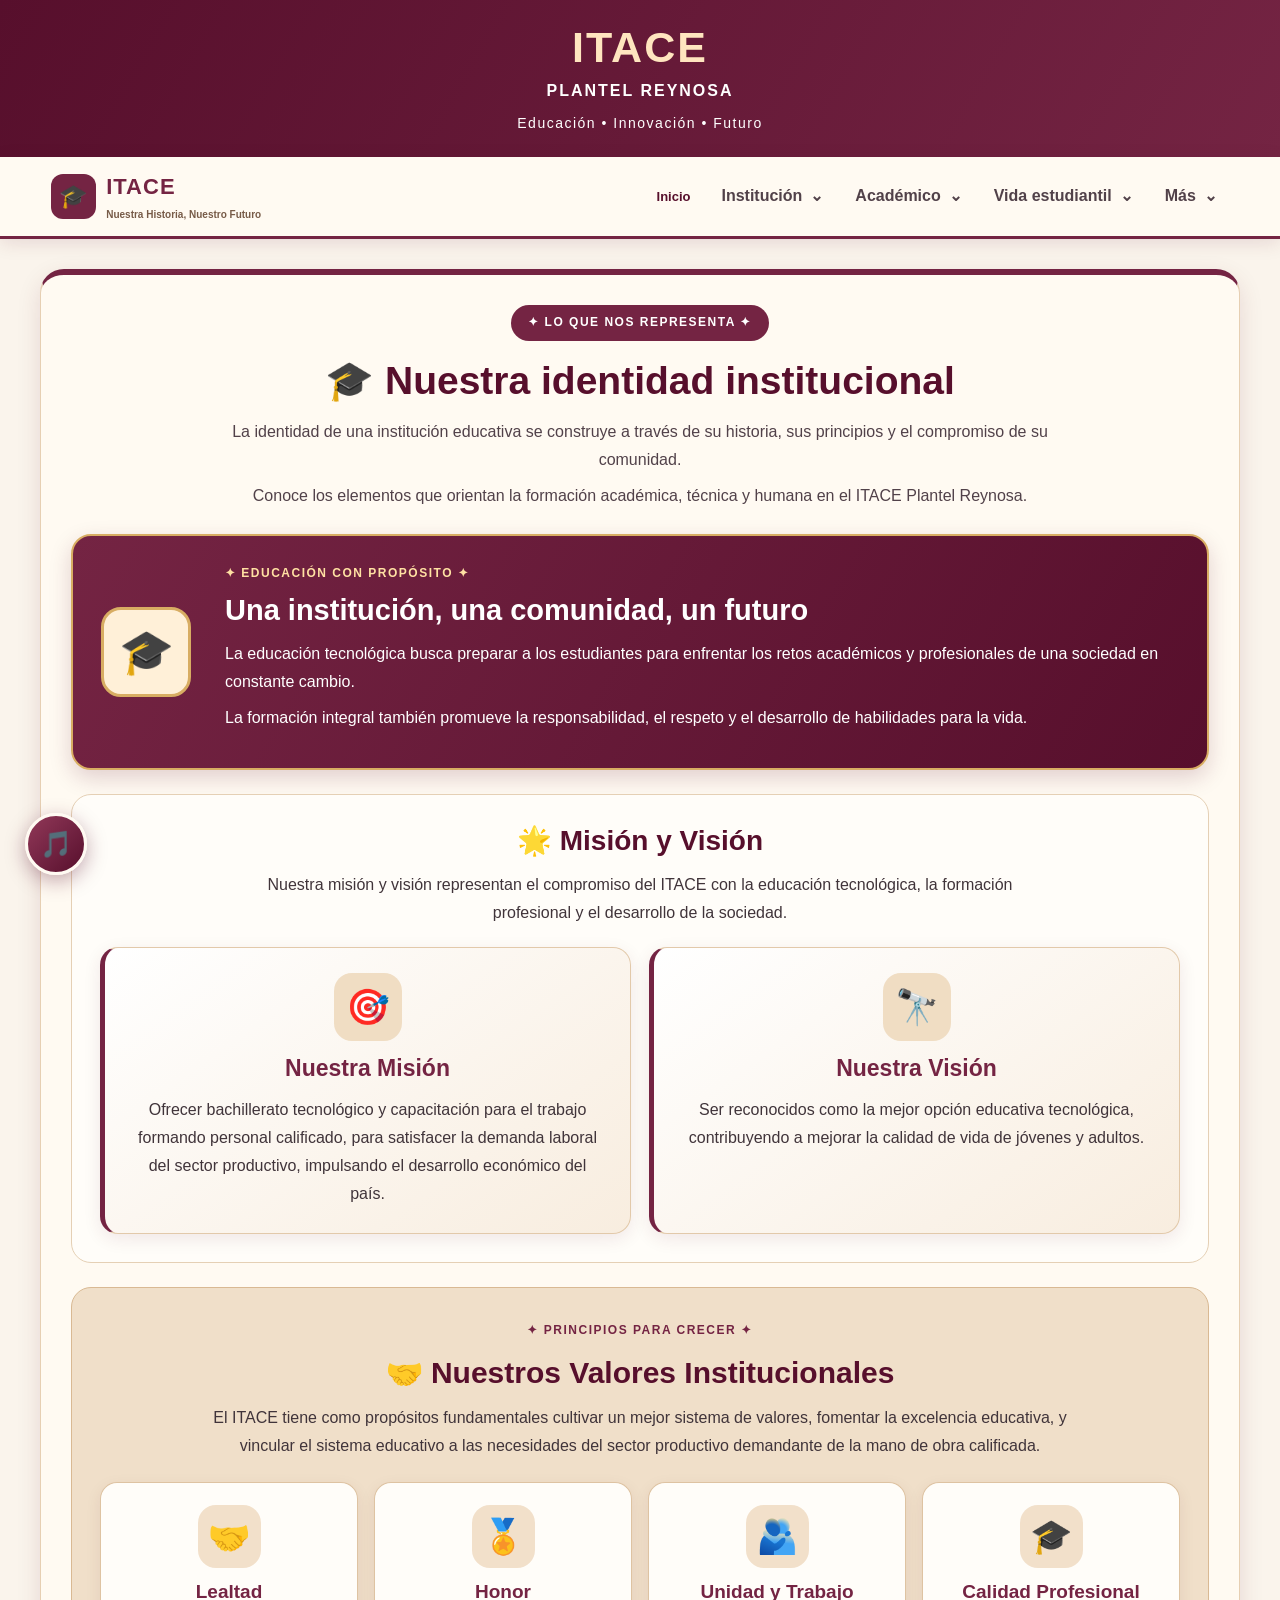
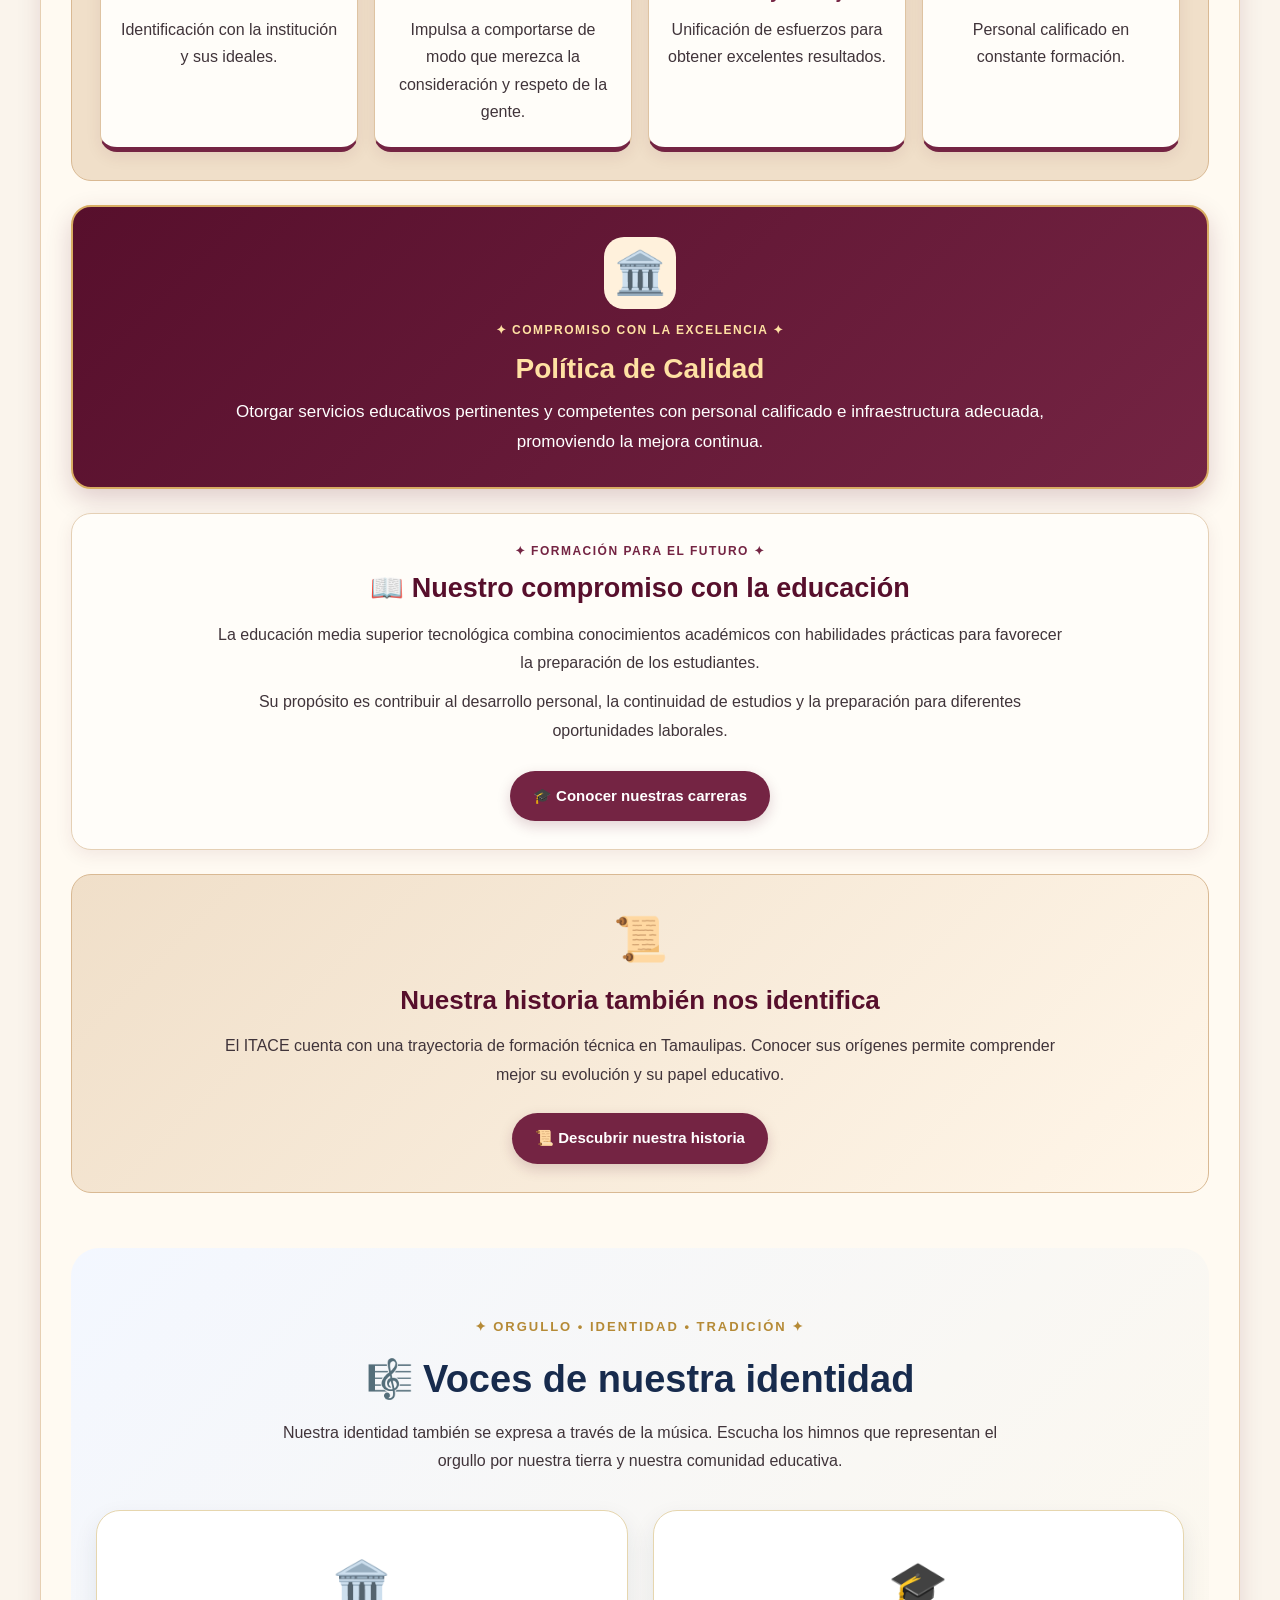
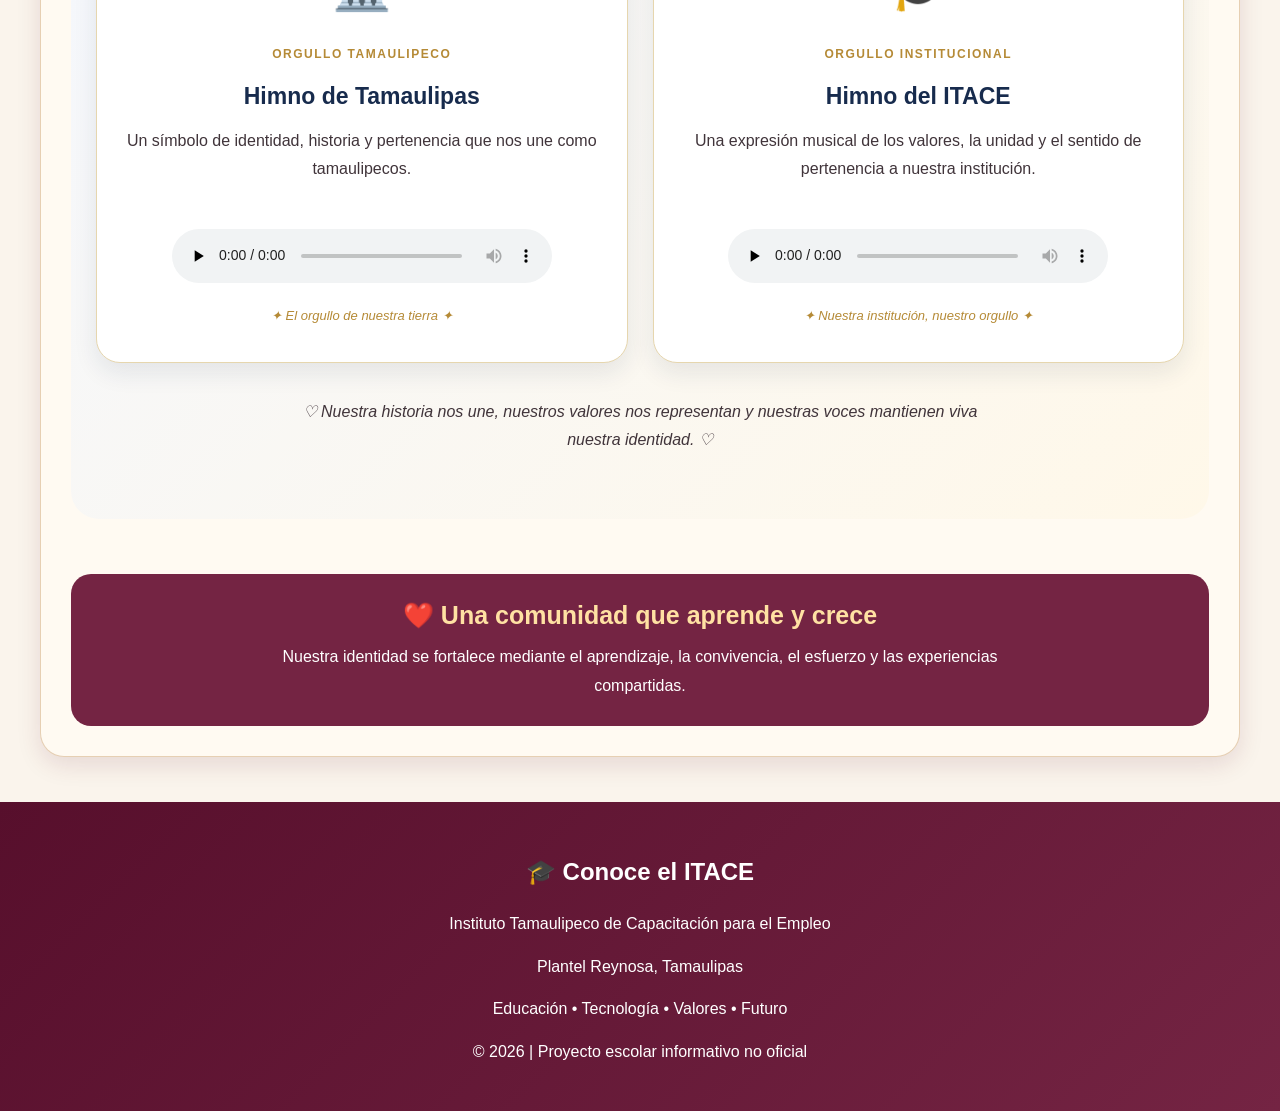
<file: paginas/identidad.html>
<!DOCTYPE html>
<html lang="es">

<head>
    <meta charset="UTF-8">
    <meta name="viewport" content="width=device-width, initial-scale=1.0">

    <title>Identidad Institucional | ITACE Plantel Reynosa</title>

    <link rel="stylesheet" href="../css/style.css">
</head>

<body>

    <!-- ENCABEZADO -->
    <header class="encabezado">

        <div class="marca">
            <span class="logo-texto">ITACE</span>
            <span>PLANTEL REYNOSA</span>
        </div>

        <p>Educación • Innovación • Futuro</p>

    </header>

    <!-- MENÚ DE NAVEGACIÓN -->
    
<!-- MENÚ PRINCIPAL - CARPETA PAGINAS -->

<nav class="menu-principal" aria-label="Menú principal">

    <a href="../index.html#inicio" class="marca-itace">
        <span class="marca-icono">🎓</span>
        <span class="marca-texto">
            <strong>ITACE</strong>
            <small>Nuestra Historia, Nuestro Futuro</small>
        </span>
    </a>

    <button
        class="menu-hamburguesa"
        id="menuHamburguesa"
        type="button"
        aria-label="Abrir menú"
        aria-controls="enlacesMenu"
        aria-expanded="false">
        ☰
    </button>

    <div class="enlaces-menu" id="enlacesMenu">

        <a href="../index.html#inicio">Inicio</a>

        <!-- INSTITUCIÓN -->
        <div class="menu-grupo">
            <button class="menu-desplegable" type="button"
                    aria-expanded="false">
                Institución <span>⌄</span>
            </button>

            <div class="submenu-itace">
                <a href="conocenos.html#historia">Historia</a>
                <a href="identidad.html#identidad">Identidad</a>
                <a href="instalaciones.html#instalaciones">Instalaciones</a>
                <a href="contacto.html#contacto">Contacto</a>
            </div>
        </div>

        <!-- ACADÉMICO -->
        <div class="menu-grupo">
            <button class="menu-desplegable" type="button"
                    aria-expanded="false">
                Académico <span>⌄</span>
            </button>

            <div class="submenu-itace">
                <a href="oferta-educativa.html#carreras">Carreras</a>
                <a href="docentes.html#docentes">Docentes</a>
                <a href="proyectos.html#proyectos">Proyectos</a>
            </div>
        </div>

        <!-- VIDA ESTUDIANTIL -->
        <div class="menu-grupo">
            <button class="menu-desplegable" type="button"
                    aria-expanded="false">
                Vida estudiantil <span>⌄</span>
            </button>

            <div class="submenu-itace">
                <a href="vida-estudiantil.html#beneficios">Beneficios</a>
                <a href="vida-estudiantil.html#clubes">Clubes</a>
                <a href="vida-estudiantil.html#cursos">Cursos</a>
                <a href="galeria.html#galeria">Galería</a>
            </div>
        </div>

        <!-- MÁS -->
        <div class="menu-grupo">
            <button class="menu-desplegable" type="button"
                    aria-expanded="false">
                Más <span>⌄</span>
            </button>

            <div class="submenu-itace">
                <a href="noticias.html#noticias">Noticias</a>
                <a href="eventos.html#eventos">Eventos</a>
                <a href="admisiones.html#inscripciones">Inscripciones</a>
                <a href="preguntas.html#preguntas">Preguntas</a>
            </div>
        </div>

    </div>
</nav>


    <main>

        <!-- =====================================
             IDENTIDAD INSTITUCIONAL
        ===================================== -->

        <section class="seccion identidad-itace" id="identidad">

            <!-- ENCABEZADO DE IDENTIDAD -->

            <div class="identidad-encabezado">

                <span class="subtitulo">
                    ✦ LO QUE NOS REPRESENTA ✦
                </span>

                <h2>🎓 Nuestra identidad institucional</h2>

                <p>
                    La identidad de una institución educativa
                    se construye a través de su historia,
                    sus principios y el compromiso
                    de su comunidad.
                </p>

                <p>
                    Conoce los elementos que orientan
                    la formación académica, técnica
                    y humana en el ITACE Plantel Reynosa.
                </p>

            </div>

            <!-- =====================================
                 PRESENTACIÓN
            ===================================== -->

            <div class="identidad-presentacion">

                <div class="identidad-presentacion-icono">
                    🎓
                </div>

                <div class="identidad-presentacion-texto">

                    <span>✦ EDUCACIÓN CON PROPÓSITO ✦</span>

                    <h3>
                        Una institución, una comunidad,
                        un futuro
                    </h3>

                    <p>
                        La educación tecnológica busca
                        preparar a los estudiantes para
                        enfrentar los retos académicos
                        y profesionales de una sociedad
                        en constante cambio.
                    </p>

                    <p>
                        La formación integral también
                        promueve la responsabilidad,
                        el respeto y el desarrollo
                        de habilidades para la vida.
                    </p>

                </div>

            </div>

            <!-- =====================================
                 MISIÓN Y VISIÓN
            ===================================== -->

            <div class="identidad-mision-vision">

                <h3>🌟 Misión y Visión</h3>

                <p>
                    Nuestra misión y visión representan
                    el compromiso del ITACE con la educación
                    tecnológica, la formación profesional
                    y el desarrollo de la sociedad.
                </p>

                <div class="identidad-grid">

                    <!-- MISIÓN -->

                    <article class="identidad-card">

                        <div class="identidad-icono">
                            🎯
                        </div>

                        <h4>Nuestra Misión</h4>

                        <p>
                            Ofrecer bachillerato tecnológico
                            y capacitación para el trabajo
                            formando personal calificado,
                            para satisfacer la demanda laboral
                            del sector productivo, impulsando
                            el desarrollo económico del país.
                        </p>

                    </article>

                    <!-- VISIÓN -->

                    <article class="identidad-card">

                        <div class="identidad-icono">
                            🔭
                        </div>

                        <h4>Nuestra Visión</h4>

                        <p>
                            Ser reconocidos como la mejor
                            opción educativa tecnológica,
                            contribuyendo a mejorar la
                            calidad de vida de jóvenes
                            y adultos.
                        </p>

                    </article>

                </div>

            </div>

            <!-- =====================================
                 VALORES INSTITUCIONALES
            ===================================== -->

            <div class="identidad-valores">

                <div class="identidad-valores-encabezado">

                    <span>✦ PRINCIPIOS PARA CRECER ✦</span>

                    <h3>
                        🤝 Nuestros Valores Institucionales
                    </h3>

                    <p>
                        El ITACE tiene como propósitos
                        fundamentales cultivar un mejor
                        sistema de valores, fomentar la
                        excelencia educativa, y vincular
                        el sistema educativo a las
                        necesidades del sector productivo
                        demandante de la mano de obra
                        calificada.
                    </p>

                </div>

                <div class="valores-grid">

                    <!-- LEALTAD -->

                    <article class="valor-card">

                        <div class="valor-icono">
                            🤝
                        </div>

                        <h4>Lealtad</h4>

                        <p>
                            Identificación con la
                            institución y sus ideales.
                        </p>

                    </article>

                    <!-- HONOR -->

                    <article class="valor-card">

                        <div class="valor-icono">
                            🏅
                        </div>

                        <h4>Honor</h4>

                        <p>
                            Impulsa a comportarse de modo
                            que merezca la consideración
                            y respeto de la gente.
                        </p>

                    </article>

                    <!-- UNIDAD Y TRABAJO -->

                    <article class="valor-card">

                        <div class="valor-icono">
                            🫂
                        </div>

                        <h4>Unidad y Trabajo</h4>

                        <p>
                            Unificación de esfuerzos
                            para obtener excelentes
                            resultados.
                        </p>

                    </article>

                    <!-- CALIDAD PROFESIONAL -->

                    <article class="valor-card">

                        <div class="valor-icono">
                            🎓
                        </div>

                        <h4>Calidad Profesional</h4>

                        <p>
                            Personal calificado en
                            constante formación.
                        </p>

                    </article>

                </div>

            </div>

            <!-- =====================================
                 POLÍTICA DE CALIDAD
            ===================================== -->

            <div class="identidad-politica">

                <div class="politica-icono">
                    🏛️
                </div>

                <span>✦ COMPROMISO CON LA EXCELENCIA ✦</span>

                <h3>Política de Calidad</h3>

                <p>
                    Otorgar servicios educativos
                    pertinentes y competentes
                    con personal calificado
                    e infraestructura adecuada,
                    promoviendo la mejora continua.
                </p>

            </div>

            <!-- =====================================
                 COMPROMISO EDUCATIVO
            ===================================== -->

            <div class="identidad-compromiso">

                <span>✦ FORMACIÓN PARA EL FUTURO ✦</span>

                <h3>
                    📖 Nuestro compromiso con la educación
                </h3>

                <p>
                    La educación media superior tecnológica
                    combina conocimientos académicos con
                    habilidades prácticas para favorecer
                    la preparación de los estudiantes.
                </p>

                <p>
                    Su propósito es contribuir al
                    desarrollo personal, la continuidad
                    de estudios y la preparación
                    para diferentes oportunidades laborales.
                </p>

                <a
                    href="oferta-educativa.html#carreras"
                    class="boton-principal">
                    🎓 Conocer nuestras carreras
                </a>

            </div>

            <!-- =====================================
                 NUESTRA HISTORIA
            ===================================== -->

            <div class="identidad-historia">

                <div class="identidad-historia-icono">
                    📜
                </div>

                <h3>
                    Nuestra historia también nos identifica
                </h3>

                <p>
                    El ITACE cuenta con una trayectoria
                    de formación técnica en Tamaulipas.
                    Conocer sus orígenes permite comprender
                    mejor su evolución y su papel educativo.
                </p>

                <a
                    href="conocenos.html#historia"
                    class="boton-principal">
                    📜 Descubrir nuestra historia
                </a>

            </div>

<!-- =====================================
     HIMNOS DE NUESTRA IDENTIDAD
===================================== -->

<section class="himnos-identidad" aria-labelledby="tituloHimnos">

    <div class="himnos-encabezado">
        <span>✦ ORGULLO • IDENTIDAD • TRADICIÓN ✦</span>

        <h2 id="tituloHimnos">🎼 Voces de nuestra identidad</h2>

        <p>
            Nuestra identidad también se expresa a través de la música.
            Escucha los himnos que representan el orgullo por nuestra
            tierra y nuestra comunidad educativa.
        </p>
    </div>

    <div class="himnos-grid">

        <!-- HIMNO DE TAMAULIPAS -->
        <article class="himno-tarjeta">

            <div class="himno-icono">🏛️</div>

            <span class="himno-etiqueta">ORGULLO TAMAULIPECO</span>

            <h3>Himno de Tamaulipas</h3>

            <p>
                Un símbolo de identidad, historia y pertenencia
                que nos une como tamaulipecos.
            </p>

            <audio class="audio-himno" controls preload="none">
                <source src="../audio/himno-tamaulipas.mp3" type="audio/mpeg">
                Tu navegador no admite audio.
            </audio>

            <span class="himno-frase">✦ El orgullo de nuestra tierra ✦</span>

        </article>

        <!-- HIMNO DEL ITACE -->
        <article class="himno-tarjeta">

            <div class="himno-icono">🎓</div>

            <span class="himno-etiqueta">ORGULLO INSTITUCIONAL</span>

            <h3>Himno del ITACE</h3>

            <p>
                Una expresión musical de los valores, la unidad
                y el sentido de pertenencia a nuestra institución.
            </p>

            <audio class="audio-himno" controls preload="none">
                <source src="../audio/himno-itace.mp3" type="audio/mpeg">
                Tu navegador no admite audio.
            </audio>

            <span class="himno-frase">✦ Nuestra institución, nuestro orgullo ✦</span>

        </article>

    </div>

    <p class="himnos-mensaje">
        ♡ Nuestra historia nos une, nuestros valores nos representan
        y nuestras voces mantienen viva nuestra identidad. ♡
    </p>

</section>

            <!-- =====================================
                 MENSAJE FINAL
            ===================================== -->

            <div class="identidad-mensaje">

                <h3>
                    ❤️ Una comunidad que aprende y crece
                </h3>

                <p>
                    Nuestra identidad se fortalece
                    mediante el aprendizaje,
                    la convivencia, el esfuerzo
                    y las experiencias compartidas.
                </p>

            </div>

        </section>

    </main>

    <!-- =====================================
         PIE DE PÁGINA
    ===================================== -->

    <footer>

        <h2>🎓 Conoce el ITACE</h2>

        <p>
            Instituto Tamaulipeco de Capacitación
            para el Empleo
        </p>

        <p>Plantel Reynosa, Tamaulipas</p>

        <p>
            Educación • Tecnología • Valores • Futuro
        </p>

        <p>
            © 2026 | Proyecto escolar informativo no oficial
        </p>

    </footer>

    <!-- =====================================
         BOTÓN VOLVER ARRIBA
    ===================================== -->

    <button
        id="volverArriba"
        class="oculto"
        type="button"
        aria-label="Volver al inicio de la página"
        title="Volver arriba">
        ↑
    </button>

    <!-- =====================================
         REPRODUCTOR DE MÚSICA
    ===================================== -->

    <div class="reproductor-itace">

        <audio id="musicaFondo" loop>

            <source
                src="../audio/musica-itace.mp3"
                type="audio/mpeg">

            Tu navegador no soporta audio.

        </audio>

        <button
            id="botonMusica"
            class="boton-musica"
            type="button"
            aria-label="Reproducir música"
            aria-pressed="false"
            title="Reproducir música">
            🎵
        </button>

    </div>

    <!-- JAVASCRIPT -->
    <script src="../js/script.js" defer></script>

</body>
</html>
</file>
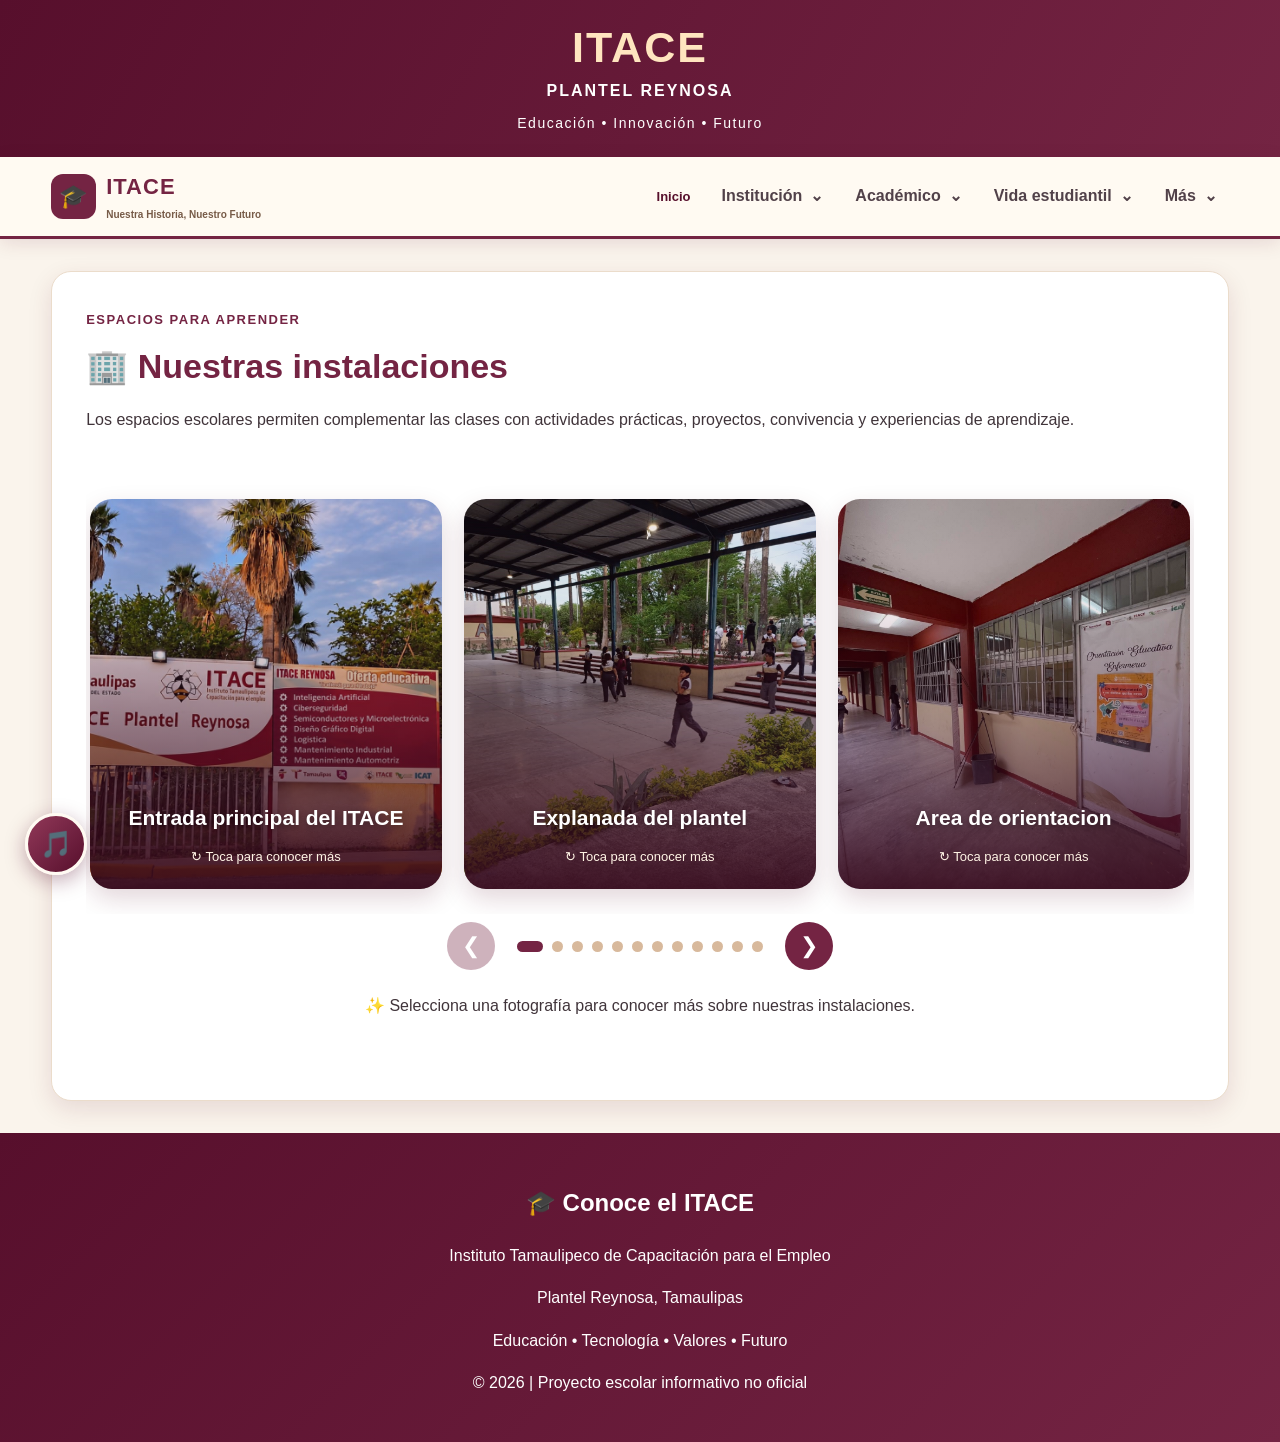
<file: paginas/instalaciones.html>
<!DOCTYPE html>
<html lang="es">

<head>
    <meta charset="UTF-8">
    <meta name="viewport" content="width=device-width, initial-scale=1.0">

    <title>Instalaciones | ITACE Plantel Reynosa</title>

    <link rel="stylesheet" href="../css/style.css">
</head>

<body>

<!-- =====================================
     ENCABEZADO
===================================== -->

<header class="encabezado">

    <div class="marca">
        <span class="logo-texto">ITACE</span>
        <span>PLANTEL REYNOSA</span>
    </div>

    <p>Educación • Innovación • Futuro</p>

</header>


<!-- =====================================
     MENÚ DE NAVEGACIÓN
===================================== -->


<!-- MENÚ PRINCIPAL - CARPETA PAGINAS -->

<nav class="menu-principal" aria-label="Menú principal">

    <a href="../index.html#inicio" class="marca-itace">
        <span class="marca-icono">🎓</span>
        <span class="marca-texto">
            <strong>ITACE</strong>
            <small>Nuestra Historia, Nuestro Futuro</small>
        </span>
    </a>

    <button
        class="menu-hamburguesa"
        id="menuHamburguesa"
        type="button"
        aria-label="Abrir menú"
        aria-controls="enlacesMenu"
        aria-expanded="false">
        ☰
    </button>

    <div class="enlaces-menu" id="enlacesMenu">

        <a href="../index.html#inicio">Inicio</a>

        <!-- INSTITUCIÓN -->
        <div class="menu-grupo">
            <button class="menu-desplegable" type="button"
                    aria-expanded="false">
                Institución <span>⌄</span>
            </button>

            <div class="submenu-itace">
                <a href="conocenos.html#historia">Historia</a>
                <a href="identidad.html#identidad">Identidad</a>
                <a href="instalaciones.html#instalaciones">Instalaciones</a>
                <a href="contacto.html#contacto">Contacto</a>
            </div>
        </div>

        <!-- ACADÉMICO -->
        <div class="menu-grupo">
            <button class="menu-desplegable" type="button"
                    aria-expanded="false">
                Académico <span>⌄</span>
            </button>

            <div class="submenu-itace">
                <a href="oferta-educativa.html#carreras">Carreras</a>
                <a href="docentes.html#docentes">Docentes</a>
                <a href="proyectos.html#proyectos">Proyectos</a>
            </div>
        </div>

        <!-- VIDA ESTUDIANTIL -->
        <div class="menu-grupo">
            <button class="menu-desplegable" type="button"
                    aria-expanded="false">
                Vida estudiantil <span>⌄</span>
            </button>

            <div class="submenu-itace">
                <a href="vida-estudiantil.html#beneficios">Beneficios</a>
                <a href="vida-estudiantil.html#clubes">Clubes</a>
                <a href="vida-estudiantil.html#cursos">Cursos</a>
                <a href="galeria.html#galeria">Galería</a>
            </div>
        </div>

        <!-- MÁS -->
        <div class="menu-grupo">
            <button class="menu-desplegable" type="button"
                    aria-expanded="false">
                Más <span>⌄</span>
            </button>

            <div class="submenu-itace">
                <a href="noticias.html#noticias">Noticias</a>
                <a href="eventos.html#eventos">Eventos</a>
                <a href="admisiones.html#inscripciones">Inscripciones</a>
                <a href="preguntas.html#preguntas">Preguntas</a>
            </div>
        </div>

    </div>
</nav>

<main>

<!-- =====================================
     INSTALACIONES DEL PLANTEL
===================================== -->

<section class="seccion" id="instalaciones">

    <span class="subtitulo">
        ESPACIOS PARA APRENDER
    </span>

    <h2>🏢 Nuestras instalaciones</h2>

    <p>
        Los espacios escolares permiten
        complementar las clases con actividades
        prácticas, proyectos, convivencia
        y experiencias de aprendizaje.
    </p>

 
<!-- =====================================
     CARRUSEL 3D DE 25 INSTALACIONES
===================================== -->

<div class="instalaciones-carrusel">

    <div class="instalaciones-ventana">

        <div
            class="instalaciones-pista"
            id="instalacionesPista">
        </div>

    </div>

    <!-- CONTROLES -->

    <div class="instalaciones-controles">

        <button
            id="instalacionesAnterior"
            class="instalaciones-flecha"
            type="button"
            aria-label="Ver instalaciones anteriores">
            ❮
        </button>

        <div
            class="instalaciones-indicadores"
            id="instalacionesIndicadores"
            aria-label="Posición del carrusel">
        </div>

        <button
            id="instalacionesSiguiente"
            class="instalaciones-flecha"
            type="button"
            aria-label="Ver instalaciones siguientes">
            ❯
        </button>

    </div>

    <p class="instalaciones-ayuda">
        ✨ Selecciona una fotografía para conocer
        más sobre nuestras instalaciones.
    </p>

</div>


</section>

</main>


<!-- =====================================
     PIE DE PÁGINA
===================================== -->

<footer>

    <h2>🎓 Conoce el ITACE</h2>

    <p>
        Instituto Tamaulipeco de Capacitación
        para el Empleo
    </p>

    <p>Plantel Reynosa, Tamaulipas</p>

    <p>Educación • Tecnología • Valores • Futuro</p>

    <p>
        © 2026 | Proyecto escolar informativo no oficial
    </p>

</footer>


<!-- =====================================
     BOTÓN VOLVER ARRIBA
===================================== -->

<button
    id="volverArriba"
    class="oculto"
    type="button"
    aria-label="Volver al inicio de la página"
    title="Volver arriba">
    ↑
</button>


<!-- =====================================
     JAVASCRIPT
===================================== -->

<script src="../js/script.js" defer></script>
<!-- =====================================
     BOTÓN DE MÚSICA
===================================== -->

<div class="reproductor-itace">

    <audio id="musicaFondo" loop>
        <source src="../audio/musica-itace.mp3" type="audio/mpeg">
        Tu navegador no soporta audio.
    </audio>

    <button
        id="botonMusica"
        class="boton-musica"
        type="button"
        aria-label="Reproducir música"
        aria-pressed="false"
        title="Reproducir música">
        🎵
    </button>

</div>
</body>
</html>
</file>
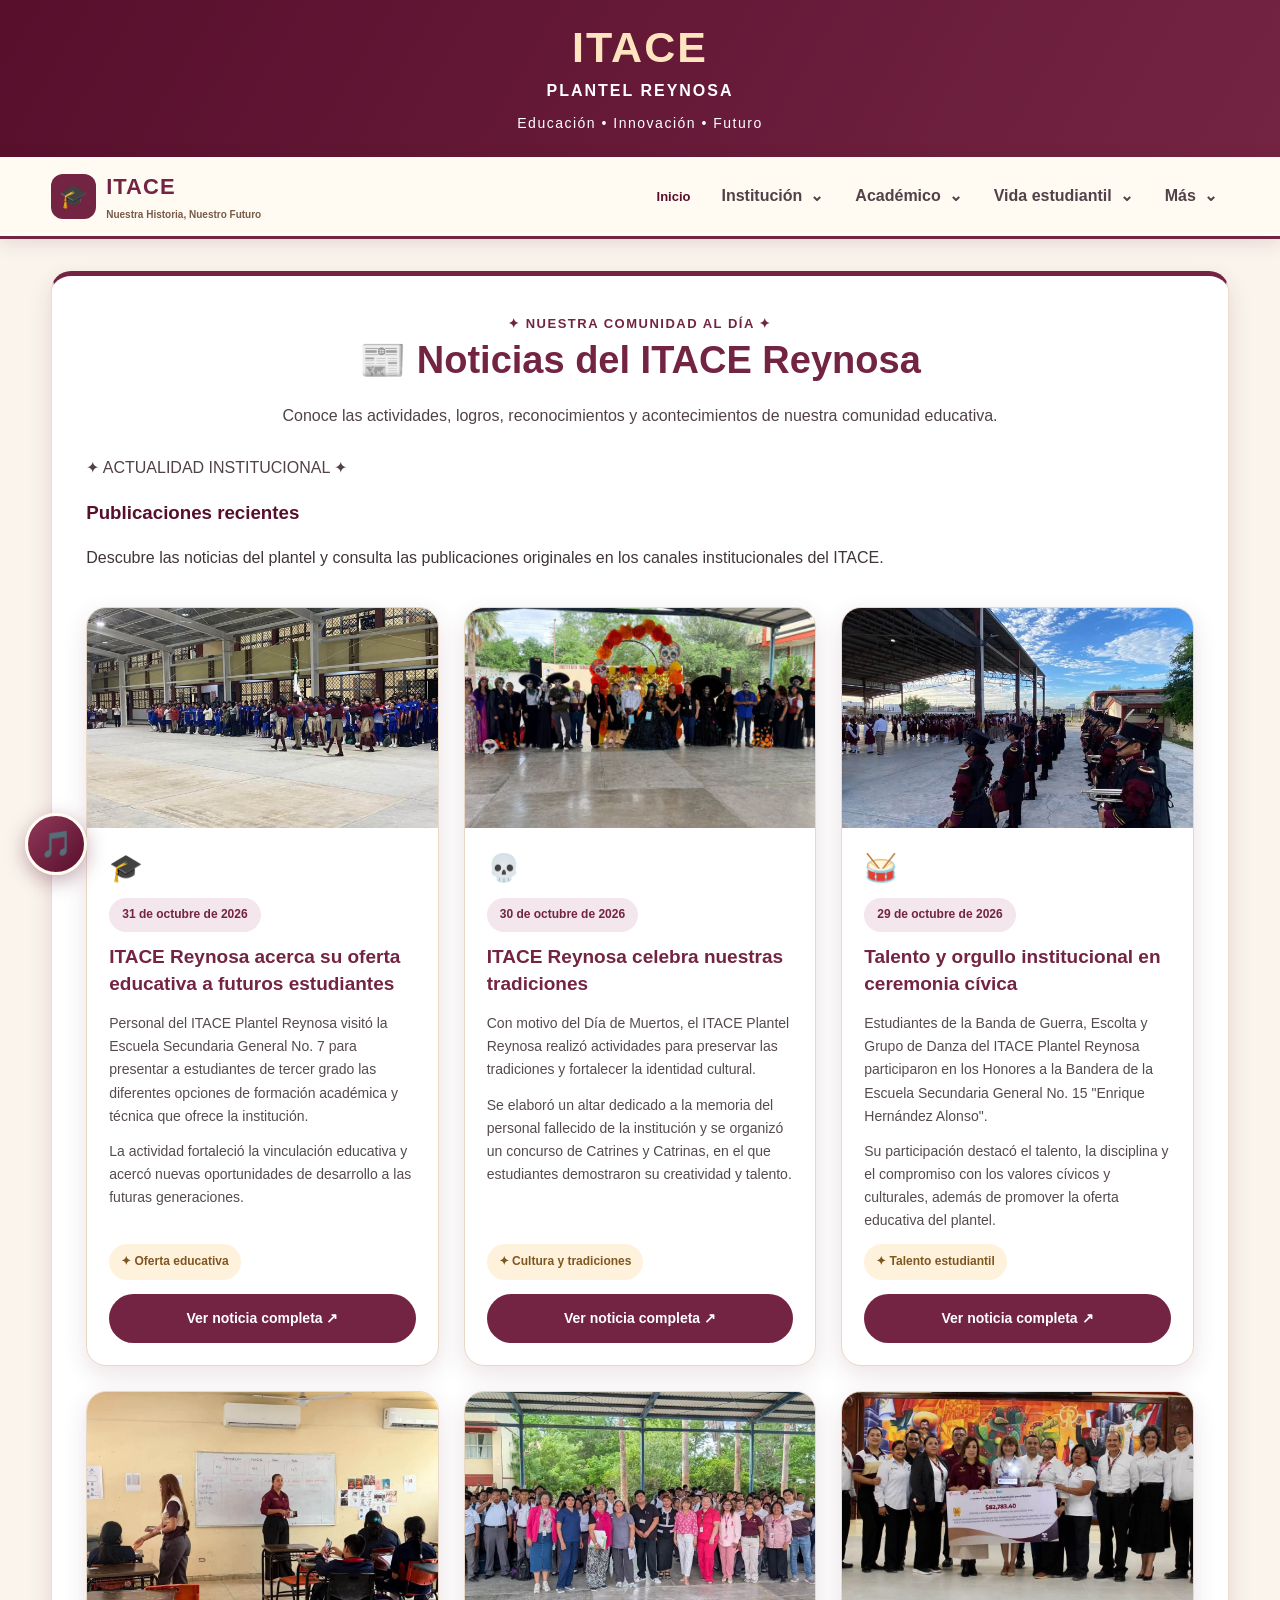
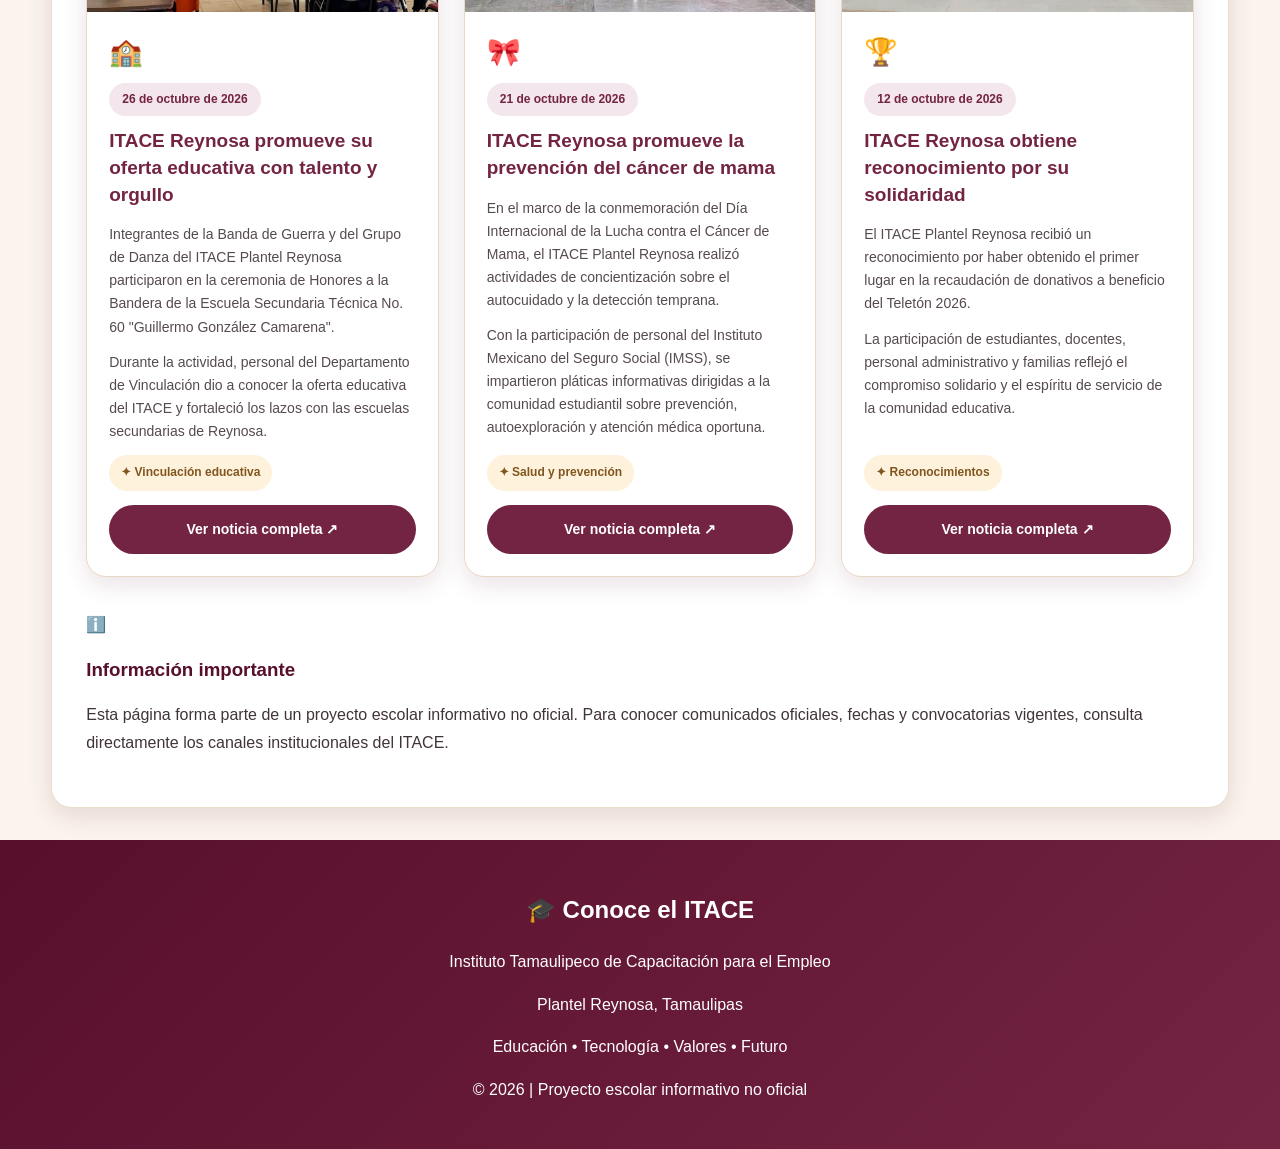
<file: paginas/noticias.html>
<!DOCTYPE html>
<html lang="es">

<head>
    <meta charset="UTF-8">
    <meta name="viewport" content="width=device-width, initial-scale=1.0">

    <title>Noticias | ITACE Plantel Reynosa</title>

    <link rel="stylesheet" href="../css/style.css">
</head>

<body>

<!-- =====================================
     ENCABEZADO
===================================== -->

<header class="encabezado">

    <div class="marca">
        <span class="logo-texto">ITACE</span>
        <span>PLANTEL REYNOSA</span>
    </div>

    <p>Educación • Innovación • Futuro</p>

</header>


<!-- =====================================
     MENÚ DE NAVEGACIÓN
===================================== -->


<!-- MENÚ PRINCIPAL - CARPETA PAGINAS -->

<nav class="menu-principal" aria-label="Menú principal">

    <a href="../index.html#inicio" class="marca-itace">
        <span class="marca-icono">🎓</span>
        <span class="marca-texto">
            <strong>ITACE</strong>
            <small>Nuestra Historia, Nuestro Futuro</small>
        </span>
    </a>

    <button
        class="menu-hamburguesa"
        id="menuHamburguesa"
        type="button"
        aria-label="Abrir menú"
        aria-controls="enlacesMenu"
        aria-expanded="false">
        ☰
    </button>

    <div class="enlaces-menu" id="enlacesMenu">

        <a href="../index.html#inicio">Inicio</a>

        <!-- INSTITUCIÓN -->
        <div class="menu-grupo">
            <button class="menu-desplegable" type="button"
                    aria-expanded="false">
                Institución <span>⌄</span>
            </button>

            <div class="submenu-itace">
                <a href="conocenos.html#historia">Historia</a>
                <a href="identidad.html#identidad">Identidad</a>
                <a href="instalaciones.html#instalaciones">Instalaciones</a>
                <a href="contacto.html#contacto">Contacto</a>
            </div>
        </div>

        <!-- ACADÉMICO -->
        <div class="menu-grupo">
            <button class="menu-desplegable" type="button"
                    aria-expanded="false">
                Académico <span>⌄</span>
            </button>

            <div class="submenu-itace">
                <a href="oferta-educativa.html#carreras">Carreras</a>
                <a href="docentes.html#docentes">Docentes</a>
                <a href="proyectos.html#proyectos">Proyectos</a>
            </div>
        </div>

        <!-- VIDA ESTUDIANTIL -->
        <div class="menu-grupo">
            <button class="menu-desplegable" type="button"
                    aria-expanded="false">
                Vida estudiantil <span>⌄</span>
            </button>

            <div class="submenu-itace">
                <a href="vida-estudiantil.html#beneficios">Beneficios</a>
                <a href="vida-estudiantil.html#clubes">Clubes</a>
                <a href="vida-estudiantil.html#cursos">Cursos</a>
                <a href="galeria.html#galeria">Galería</a>
            </div>
        </div>

        <!-- MÁS -->
        <div class="menu-grupo">
            <button class="menu-desplegable" type="button"
                    aria-expanded="false">
                Más <span>⌄</span>
            </button>

            <div class="submenu-itace">
                <a href="noticias.html#noticias">Noticias</a>
                <a href="eventos.html#eventos">Eventos</a>
                <a href="admisiones.html#inscripciones">Inscripciones</a>
                <a href="preguntas.html#preguntas">Preguntas</a>
            </div>
        </div>

    </div>
</nav>

<main>

<!-- =====================================
     SECCIÓN DE NOTICIAS
===================================== -->

<section class="seccion noticias-itace" id="noticias">

    <div class="noticias-encabezado">

        <span class="subtitulo">
            ✦ NUESTRA COMUNIDAD AL DÍA ✦
        </span>

        <h2>📰 Noticias del ITACE Reynosa</h2>

        <p>
            Conoce las actividades, logros,
            reconocimientos y acontecimientos
            de nuestra comunidad educativa.
        </p>

    </div>


    <!-- PUBLICACIONES DESTACADAS -->

    <div class="noticias-recientes">

        <div class="noticias-recientes-encabezado">

            <span>✦ ACTUALIDAD INSTITUCIONAL ✦</span>

            <h3>Publicaciones recientes</h3>

            <p>
                Descubre las noticias del plantel
                y consulta las publicaciones originales
                en los canales institucionales del ITACE.
            </p>

        </div>


        <!-- CONTENEDOR DE TARJETAS -->

        <div class="noticias-grid noticias-grid-reales">


            <!-- NOTICIA 1 -->

            <article class="noticia-card">

                <img
                    src="../img/noticia-oferta.jpg"
                    alt="Promoción de la oferta educativa del ITACE Reynosa"
                    class="noticia-imagen"
                    loading="lazy">

                <div class="noticia-icono">🎓</div>

                <time datetime="2026-10-31">
                    31 de octubre de 2026
                </time>

                <h4>
                    ITACE Reynosa acerca su oferta
                    educativa a futuros estudiantes
                </h4>

                <p>
                    Personal del ITACE Plantel Reynosa
                    visitó la Escuela Secundaria General
                    No. 7 para presentar a estudiantes
                    de tercer grado las diferentes
                    opciones de formación académica
                    y técnica que ofrece la institución.
                </p>

                <p>
                    La actividad fortaleció la vinculación
                    educativa y acercó nuevas oportunidades
                    de desarrollo a las futuras generaciones.
                </p>

                <span class="noticia-etiqueta">
                    ✦ Oferta educativa
                </span>

                <a
                    class="noticia-enlace"
                    href="https://www.facebook.com/share/p/1DyDX1a6ff/"
                    target="_blank"
                    rel="noopener noreferrer">
                    Ver noticia completa ↗
                </a>

            </article>


            <!-- NOTICIA 2 -->

            <article class="noticia-card">

                <img
                    src="../img/noticia-muertos.jpg"
                    alt="Celebración del Día de Muertos en el ITACE Reynosa"
                    class="noticia-imagen"
                    loading="lazy">

                <div class="noticia-icono">💀</div>

                <time datetime="2026-10-30">
                    30 de octubre de 2026
                </time>

                <h4>
                    ITACE Reynosa celebra
                    nuestras tradiciones
                </h4>

                <p>
                    Con motivo del Día de Muertos,
                    el ITACE Plantel Reynosa realizó
                    actividades para preservar las
                    tradiciones y fortalecer
                    la identidad cultural.
                </p>

                <p>
                    Se elaboró un altar dedicado
                    a la memoria del personal fallecido
                    de la institución y se organizó
                    un concurso de Catrines y Catrinas,
                    en el que estudiantes demostraron
                    su creatividad y talento.
                </p>

                <span class="noticia-etiqueta">
                    ✦ Cultura y tradiciones
                </span>

                <a
                    class="noticia-enlace"
                    href="https://www.facebook.com/itaceplantelreynosa/posts/4c613977/1630812362175663/"
                    target="_blank"
                    rel="noopener noreferrer">
                    Ver noticia completa ↗
                </a>

            </article>


            <!-- NOTICIA 3 -->

            <article class="noticia-card">

                <img
                    src="../img/noticia-talento.jpg"
                    alt="Estudiantes del ITACE Reynosa en ceremonia cívica"
                    class="noticia-imagen"
                    loading="lazy">

                <div class="noticia-icono">🥁</div>

                <time datetime="2026-10-29">
                    29 de octubre de 2026
                </time>

                <h4>
                    Talento y orgullo institucional
                    en ceremonia cívica
                </h4>

                <p>
                    Estudiantes de la Banda de Guerra,
                    Escolta y Grupo de Danza del ITACE
                    Plantel Reynosa participaron
                    en los Honores a la Bandera
                    de la Escuela Secundaria General
                    No. 15 "Enrique Hernández Alonso".
                </p>

                <p>
                    Su participación destacó el talento,
                    la disciplina y el compromiso
                    con los valores cívicos y culturales,
                    además de promover la oferta
                    educativa del plantel.
                </p>

                <span class="noticia-etiqueta">
                    ✦ Talento estudiantil
                </span>

                <a
                    class="noticia-enlace"
                    href="https://www.facebook.com/Sistema.ITACE/posts/1574802371355154/"
                    target="_blank"
                    rel="noopener noreferrer">
                    Ver noticia completa ↗
                </a>

            </article>


            <!-- NOTICIA 4 -->

            <article class="noticia-card">

                <img
                    src="../img/noticia-vinculacion.jpg"
                    alt="Promoción educativa en la Secundaria Técnica No. 60"
                    class="noticia-imagen"
                    loading="lazy">

                <div class="noticia-icono">🏫</div>

                <time datetime="2026-10-26">
                    26 de octubre de 2026
                </time>

                <h4>
                    ITACE Reynosa promueve su oferta
                    educativa con talento y orgullo
                </h4>

                <p>
                    Integrantes de la Banda de Guerra
                    y del Grupo de Danza del ITACE
                    Plantel Reynosa participaron
                    en la ceremonia de Honores
                    a la Bandera de la Escuela
                    Secundaria Técnica No. 60
                    "Guillermo González Camarena".
                </p>

                <p>
                    Durante la actividad, personal
                    del Departamento de Vinculación
                    dio a conocer la oferta educativa
                    del ITACE y fortaleció los lazos
                    con las escuelas secundarias
                    de Reynosa.
                </p>

                <span class="noticia-etiqueta">
                    ✦ Vinculación educativa
                </span>

                <a
                    class="noticia-enlace"
                    href="https://www.facebook.com/Sistema.ITACE/posts/1571438131691578/"
                    target="_blank"
                    rel="noopener noreferrer">
                    Ver noticia completa ↗
                </a>

            </article>


            <!-- NOTICIA 5 -->

            <article class="noticia-card">

                <img
                    src="../img/noticia-salud.jpg"
                    alt="Jornada de prevención del cáncer de mama"
                    class="noticia-imagen"
                    loading="lazy">

                <div class="noticia-icono">🎀</div>

                <time datetime="2026-10-21">
                    21 de octubre de 2026
                </time>

                <h4>
                    ITACE Reynosa promueve la
                    prevención del cáncer de mama
                </h4>

                <p>
                    En el marco de la conmemoración
                    del Día Internacional de la Lucha
                    contra el Cáncer de Mama,
                    el ITACE Plantel Reynosa realizó
                    actividades de concientización
                    sobre el autocuidado
                    y la detección temprana.
                </p>

                <p>
                    Con la participación de personal
                    del Instituto Mexicano del Seguro
                    Social (IMSS), se impartieron
                    pláticas informativas dirigidas
                    a la comunidad estudiantil
                    sobre prevención, autoexploración
                    y atención médica oportuna.
                </p>

                <span class="noticia-etiqueta">
                    ✦ Salud y prevención
                </span>

                <a
                    class="noticia-enlace"
                    href="https://www.facebook.com/share/p/1C7YfmLQ2S/"
                    target="_blank"
                    rel="noopener noreferrer">
                    Ver noticia completa ↗
                </a>

            </article>


            <!-- NOTICIA 6 -->

            <article class="noticia-card">

                <img
                    src="../img/noticia-teleton.jpg"
                    alt="Reconocimiento al ITACE Reynosa por su solidaridad"
                    class="noticia-imagen"
                    loading="lazy">

                <div class="noticia-icono">🏆</div>

                <time datetime="2026-10-12">
                    12 de octubre de 2026
                </time>

                <h4>
                    ITACE Reynosa obtiene
                    reconocimiento por su solidaridad
                </h4>

                <p>
                    El ITACE Plantel Reynosa recibió
                    un reconocimiento por haber
                    obtenido el primer lugar en la
                    recaudación de donativos a beneficio
                    del Teletón 2026.
                </p>

                <p>
                    La participación de estudiantes,
                    docentes, personal administrativo
                    y familias reflejó el compromiso
                    solidario y el espíritu de servicio
                    de la comunidad educativa.
                </p>

                <span class="noticia-etiqueta">
                    ✦ Reconocimientos
                </span>

                <a
                    class="noticia-enlace"
                    href="https://www.facebook.com/Sistema.ITACE/posts/1557007906467934/"
                    target="_blank"
                    rel="noopener noreferrer">
                    Ver noticia completa ↗
                </a>

            </article>


        </div>
        <!-- FIN DE TARJETAS -->

    </div>
    <!-- FIN DE PUBLICACIONES -->


    <!-- AVISO INFORMATIVO -->

    <div class="noticias-aviso">

        <div class="noticias-aviso-icono">
            ℹ️
        </div>

        <div class="noticias-aviso-texto">

            <h3>Información importante</h3>

            <p>
                Esta página forma parte de un proyecto
                escolar informativo no oficial.
                Para conocer comunicados oficiales,
                fechas y convocatorias vigentes,
                consulta directamente los canales
                institucionales del ITACE.
            </p>

        </div>

    </div>

</section>

</main>


<!-- =====================================
     PIE DE PÁGINA
===================================== -->

<footer>

    <h2>🎓 Conoce el ITACE</h2>

    <p>
        Instituto Tamaulipeco de Capacitación
        para el Empleo
    </p>

    <p>Plantel Reynosa, Tamaulipas</p>

    <p>Educación • Tecnología • Valores • Futuro</p>

    <p>
        © 2026 | Proyecto escolar informativo no oficial
    </p>

</footer>


<!-- =====================================
     BOTÓN VOLVER ARRIBA
===================================== -->

<button
    id="volverArriba"
    class="oculto"
    type="button"
    aria-label="Volver al inicio de la página"
    title="Volver arriba">
    ↑
</button>


<!-- =====================================
     REPRODUCTOR DE MÚSICA
===================================== -->

<div class="reproductor-itace">

    <audio id="musicaFondo" loop>

        <source
            src="../audio/musica-itace.mp3"
            type="audio/mpeg">

        Tu navegador no soporta audio.

    </audio>

    <button
        id="botonMusica"
        class="boton-musica"
        type="button"
        aria-label="Reproducir música"
        aria-pressed="false"
        title="Reproducir música">
        🎵
    </button>

</div>


<!-- =====================================
     JAVASCRIPT
===================================== -->

<script src="../js/script.js" defer></script>

</body>
</html>
</file>
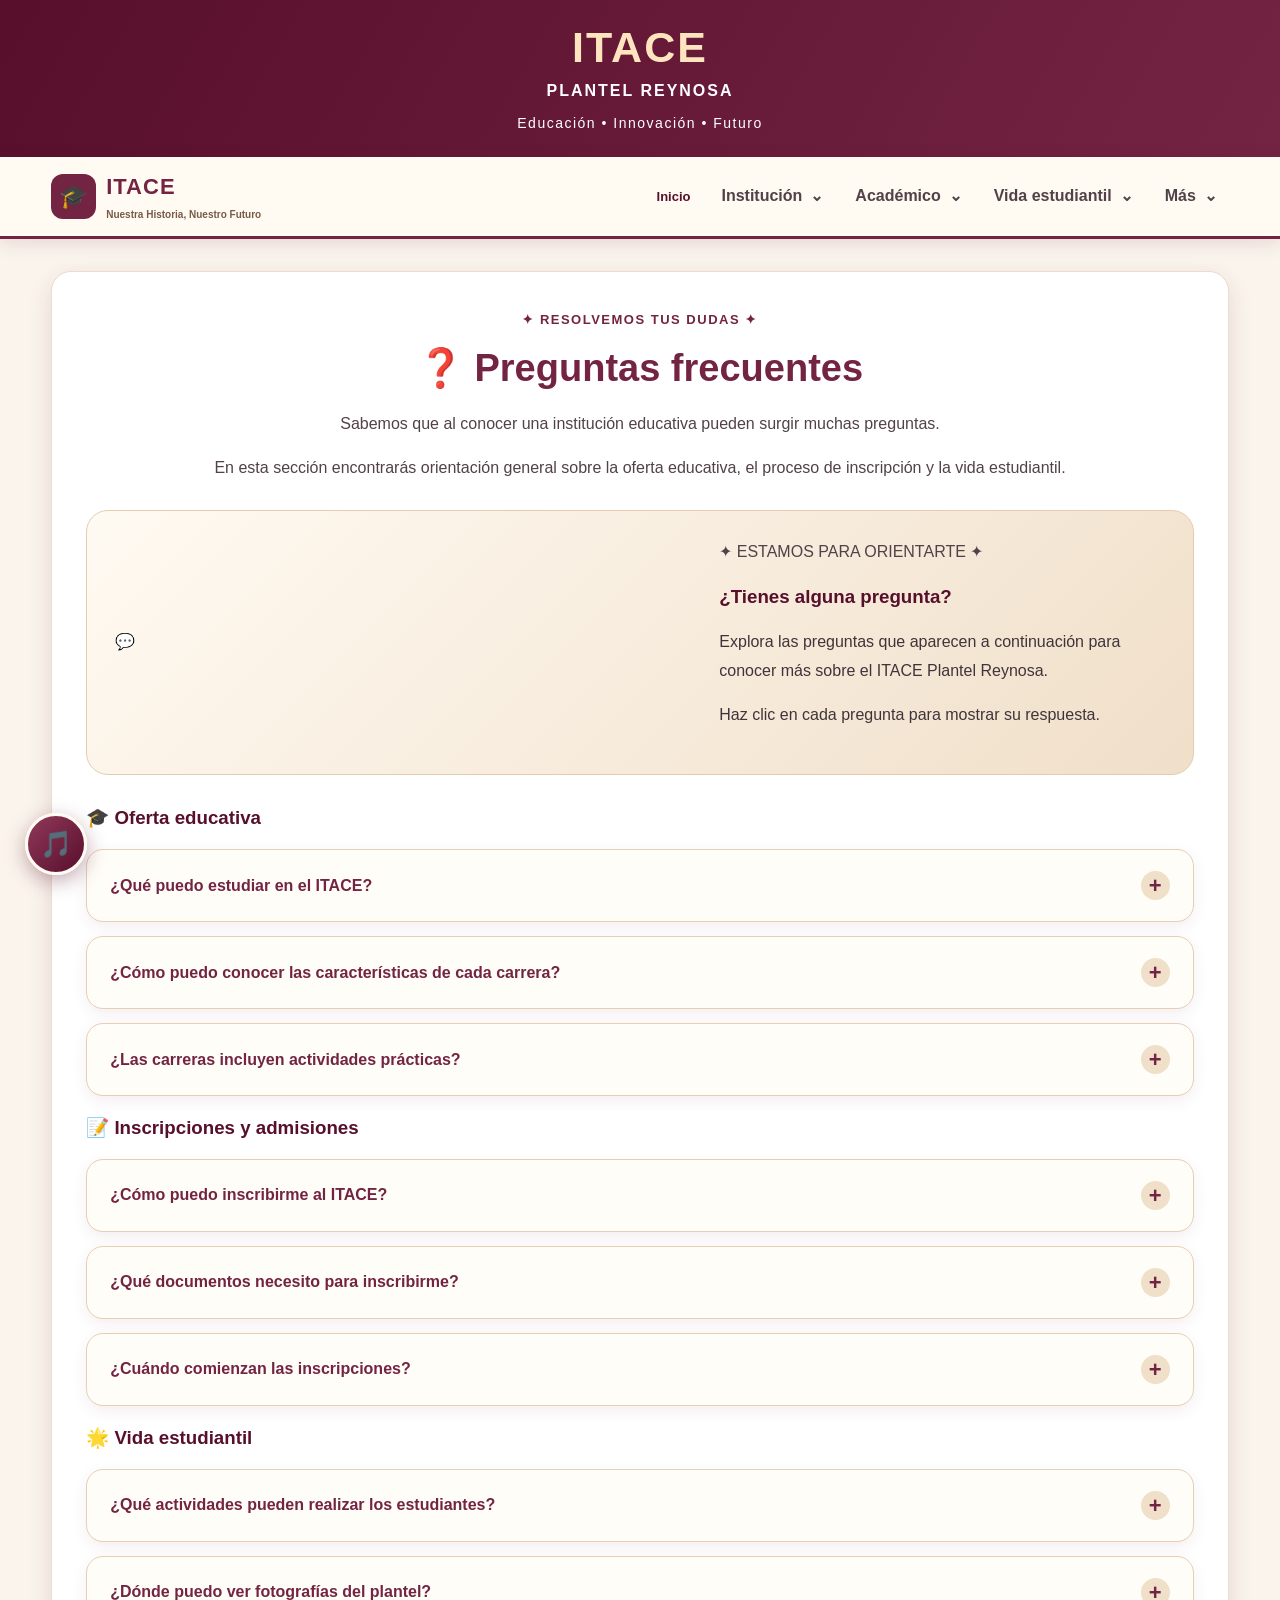
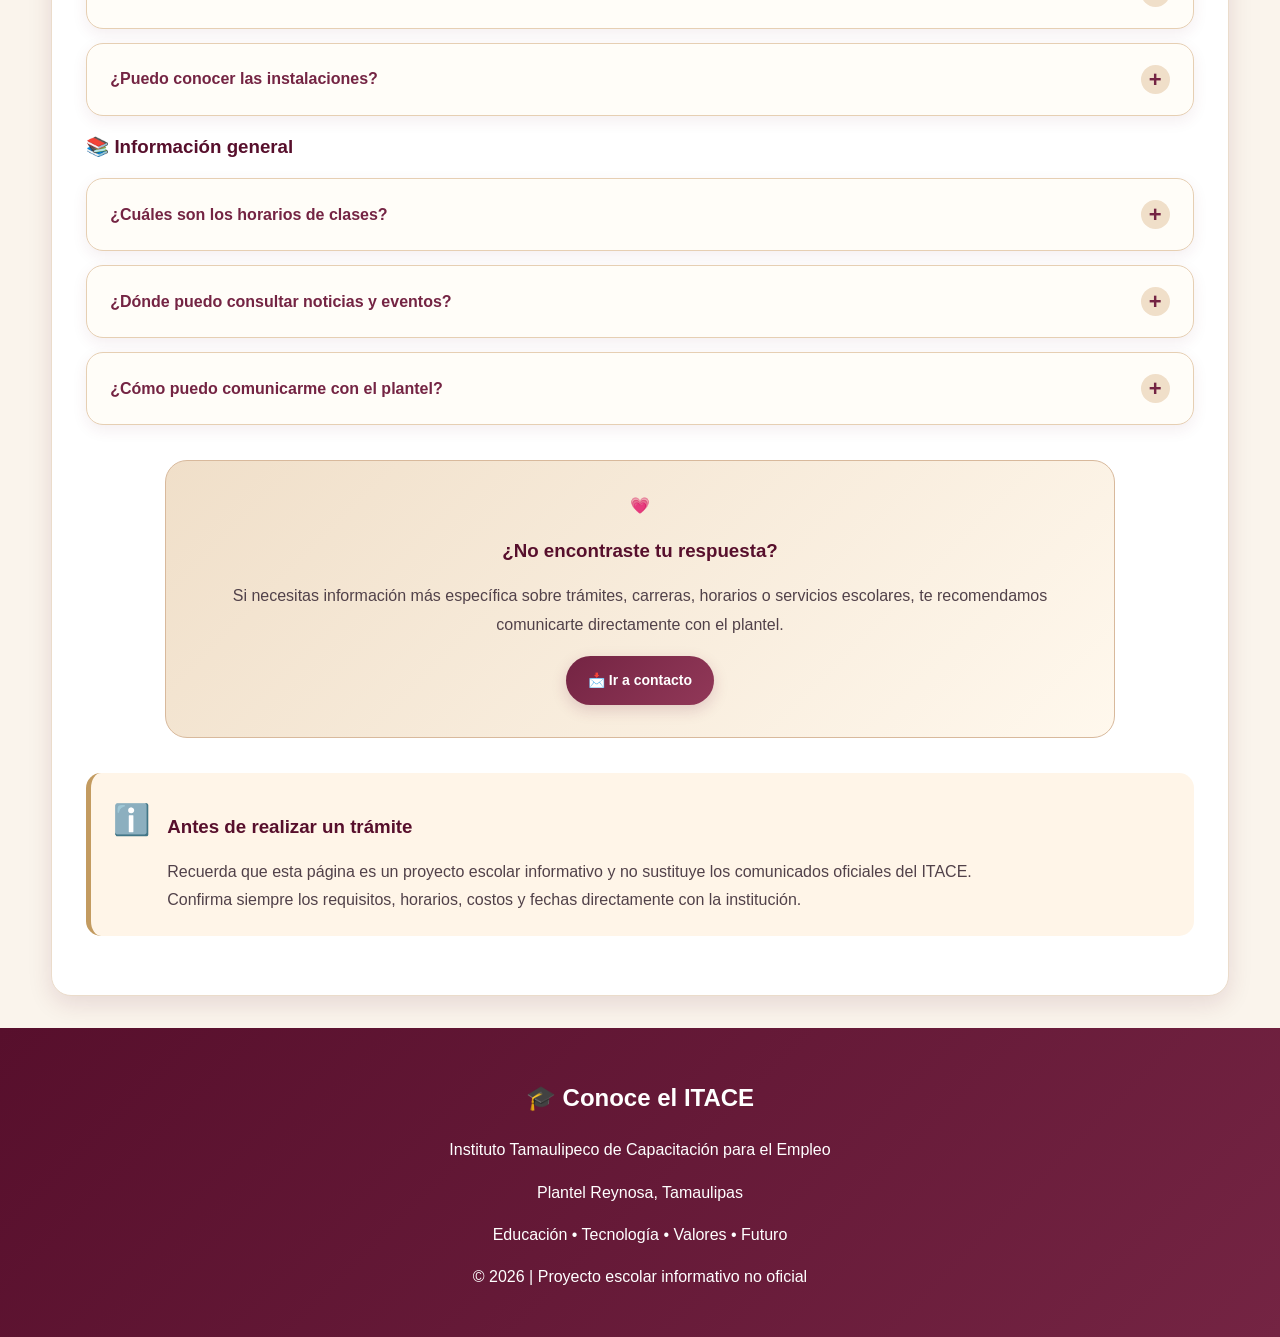
<file: paginas/preguntas.html>
<!DOCTYPE html>
<html lang="es">

<head>
    <meta charset="UTF-8">
    <meta name="viewport" content="width=device-width, initial-scale=1.0">

    <title>Preguntas Frecuentes | ITACE Plantel Reynosa</title>

    <link rel="stylesheet" href="../css/style.css">
</head>

<body>

<!-- =====================================
     ENCABEZADO
===================================== -->

<header class="encabezado">

    <div class="marca">
        <span class="logo-texto">ITACE</span>
        <span>PLANTEL REYNOSA</span>
    </div>

    <p>Educación • Innovación • Futuro</p>

</header>


<!-- =====================================
     MENÚ DE NAVEGACIÓN
===================================== -->


<!-- MENÚ PRINCIPAL - CARPETA PAGINAS -->

<nav class="menu-principal" aria-label="Menú principal">

    <a href="../index.html#inicio" class="marca-itace">
        <span class="marca-icono">🎓</span>
        <span class="marca-texto">
            <strong>ITACE</strong>
            <small>Nuestra Historia, Nuestro Futuro</small>
        </span>
    </a>

    <button
        class="menu-hamburguesa"
        id="menuHamburguesa"
        type="button"
        aria-label="Abrir menú"
        aria-controls="enlacesMenu"
        aria-expanded="false">
        ☰
    </button>

    <div class="enlaces-menu" id="enlacesMenu">

        <a href="../index.html#inicio">Inicio</a>

        <!-- INSTITUCIÓN -->
        <div class="menu-grupo">
            <button class="menu-desplegable" type="button"
                    aria-expanded="false">
                Institución <span>⌄</span>
            </button>

            <div class="submenu-itace">
                <a href="conocenos.html#historia">Historia</a>
                <a href="identidad.html#identidad">Identidad</a>
                <a href="instalaciones.html#instalaciones">Instalaciones</a>
                <a href="contacto.html#contacto">Contacto</a>
            </div>
        </div>

        <!-- ACADÉMICO -->
        <div class="menu-grupo">
            <button class="menu-desplegable" type="button"
                    aria-expanded="false">
                Académico <span>⌄</span>
            </button>

            <div class="submenu-itace">
                <a href="oferta-educativa.html#carreras">Carreras</a>
                <a href="docentes.html#docentes">Docentes</a>
                <a href="proyectos.html#proyectos">Proyectos</a>
            </div>
        </div>

        <!-- VIDA ESTUDIANTIL -->
        <div class="menu-grupo">
            <button class="menu-desplegable" type="button"
                    aria-expanded="false">
                Vida estudiantil <span>⌄</span>
            </button>

            <div class="submenu-itace">
                <a href="vida-estudiantil.html#beneficios">Beneficios</a>
                <a href="vida-estudiantil.html#clubes">Clubes</a>
                <a href="vida-estudiantil.html#cursos">Cursos</a>
                <a href="galeria.html#galeria">Galería</a>
            </div>
        </div>

        <!-- MÁS -->
        <div class="menu-grupo">
            <button class="menu-desplegable" type="button"
                    aria-expanded="false">
                Más <span>⌄</span>
            </button>

            <div class="submenu-itace">
                <a href="noticias.html#noticias">Noticias</a>
                <a href="eventos.html#eventos">Eventos</a>
                <a href="admisiones.html#inscripciones">Inscripciones</a>
                <a href="preguntas.html#preguntas">Preguntas</a>
            </div>
        </div>

    </div>
</nav>



<main>

<!-- =====================================
     PREGUNTAS FRECUENTES
===================================== -->

<section class="seccion preguntas-itace" id="preguntas">

    <!-- ENCABEZADO -->

    <div class="preguntas-encabezado">

        <span class="subtitulo">
            ✦ RESOLVEMOS TUS DUDAS ✦
        </span>

        <h2>❓ Preguntas frecuentes</h2>

        <p>
            Sabemos que al conocer una institución
            educativa pueden surgir muchas preguntas.
        </p>

        <p>
            En esta sección encontrarás orientación
            general sobre la oferta educativa,
            el proceso de inscripción y
            la vida estudiantil.
        </p>

    </div>


    <!-- =====================================
         PRESENTACIÓN
    ===================================== -->

    <div class="preguntas-presentacion">

        <div class="preguntas-presentacion-icono">
            💬
        </div>

        <div class="preguntas-presentacion-texto">

            <span>✦ ESTAMOS PARA ORIENTARTE ✦</span>

            <h3>¿Tienes alguna pregunta?</h3>

            <p>
                Explora las preguntas que aparecen
                a continuación para conocer
                más sobre el ITACE Plantel Reynosa.
            </p>

            <p>
                Haz clic en cada pregunta
                para mostrar su respuesta.
            </p>

        </div>

    </div>


    <!-- =====================================
         OFERTA EDUCATIVA
    ===================================== -->

    <div class="preguntas-categoria">

        <h3>🎓 Oferta educativa</h3>

        <div class="preguntas-lista">

            <!-- PREGUNTA 1 -->

            <details class="pregunta-item">

                <summary>
                    ¿Qué puedo estudiar en el ITACE?
                </summary>

                <div class="pregunta-respuesta">

                    <p>
                        Puedes consultar las carreras
                        técnicas presentadas en
                        nuestra sección de
                        oferta educativa.
                    </p>

                    <p>
                        Para confirmar cuáles
                        se encuentran disponibles
                        en la convocatoria vigente,
                        consulta directamente
                        al plantel.
                    </p>

                    <a href="oferta-educativa.html#carreras">
                        Ver carreras disponibles
                    </a>

                </div>

            </details>


            <!-- PREGUNTA 2 -->

            <details class="pregunta-item">

                <summary>
                    ¿Cómo puedo conocer las características
                    de cada carrera?
                </summary>

                <div class="pregunta-respuesta">

                    <p>
                        En la sección de carreras
                        encontrarás una presentación
                        de las diferentes especialidades
                        técnicas incluidas en
                        este proyecto informativo.
                    </p>

                    <a href="oferta-educativa.html#carreras">
                        Conocer las carreras
                    </a>

                </div>

            </details>


            <!-- PREGUNTA 3 -->

            <details class="pregunta-item">

                <summary>
                    ¿Las carreras incluyen actividades prácticas?
                </summary>

                <div class="pregunta-respuesta">

                    <p>
                        La educación tecnológica
                        generalmente combina
                        conocimientos teóricos
                        con actividades prácticas.
                    </p>

                    <p>
                        Las prácticas específicas
                        dependen del programa
                        académico de cada carrera.
                    </p>

                </div>

            </details>

        </div>

    </div>


    <!-- =====================================
         INSCRIPCIONES
    ===================================== -->

    <div class="preguntas-categoria">

        <h3>📝 Inscripciones y admisiones</h3>

        <div class="preguntas-lista">

            <!-- PREGUNTA 4 -->

            <details class="pregunta-item">

                <summary>
                    ¿Cómo puedo inscribirme al ITACE?
                </summary>

                <div class="pregunta-respuesta">

                    <p>
                        Para conocer el proceso
                        de inscripción puedes
                        consultar nuestra sección
                        de admisiones.
                    </p>

                    <p>
                        Es importante confirmar
                        los requisitos y las fechas
                        directamente con el plantel,
                        ya que pueden cambiar.
                    </p>

                    <a href="admisiones.html#inscripciones">
                        Consultar inscripciones
                    </a>

                </div>

            </details>


            <!-- PREGUNTA 5 -->

            <details class="pregunta-item">

                <summary>
                    ¿Qué documentos necesito para inscribirme?
                </summary>

                <div class="pregunta-respuesta">

                    <p>
                        Los documentos solicitados
                        pueden variar según
                        la convocatoria vigente.
                    </p>

                    <p>
                        Consulta los requisitos
                        oficiales antes de
                        realizar cualquier trámite.
                    </p>

                    <a href="admisiones.html#inscripciones">
                        Ver información de admisiones
                    </a>

                </div>

            </details>


            <!-- PREGUNTA 6 -->

            <details class="pregunta-item">

                <summary>
                    ¿Cuándo comienzan las inscripciones?
                </summary>

                <div class="pregunta-respuesta">

                    <p>
                        Las fechas de inscripción
                        deben confirmarse mediante
                        los comunicados oficiales
                        del ITACE Plantel Reynosa.
                    </p>

                    <p>
                        Esta página no publica
                        fechas sin verificar.
                    </p>

                </div>

            </details>

        </div>

    </div>


    <!-- =====================================
         VIDA ESTUDIANTIL
    ===================================== -->

    <div class="preguntas-categoria">

        <h3>🌟 Vida estudiantil</h3>

        <div class="preguntas-lista">

            <!-- PREGUNTA 7 -->

            <details class="pregunta-item">

                <summary>
                    ¿Qué actividades pueden realizar los estudiantes?
                </summary>

                <div class="pregunta-respuesta">

                    <p>
                        Puedes explorar las secciones
                        de clubes, cursos, beneficios
                        y vida estudiantil
                        de esta página.
                    </p>

                    <p>
                        La disponibilidad de
                        actividades debe confirmarse
                        directamente con el plantel.
                    </p>

                    <a href="vida-estudiantil.html#clubes">
                        Conocer los clubes
                    </a>

                </div>

            </details>


            <!-- PREGUNTA 8 -->

            <details class="pregunta-item">

                <summary>
                    ¿Dónde puedo ver fotografías del plantel?
                </summary>

                <div class="pregunta-respuesta">

                    <p>
                        Puedes visitar nuestra galería
                        para explorar las fotografías
                        incluidas en este proyecto.
                    </p>

                    <a href="galeria.html#galeria">
                        Visitar galería
                    </a>

                </div>

            </details>


            <!-- PREGUNTA 9 -->

            <details class="pregunta-item">

                <summary>
                    ¿Puedo conocer las instalaciones?
                </summary>

                <div class="pregunta-respuesta">

                    <p>
                        Sí. En la sección de
                        instalaciones encontrarás
                        imágenes e información
                        sobre los espacios
                        presentados en nuestra página.
                    </p>

                    <a href="instalaciones.html#instalaciones">
                        Ver instalaciones
                    </a>

                </div>

            </details>

        </div>

    </div>


    <!-- =====================================
         INFORMACIÓN GENERAL
    ===================================== -->

    <div class="preguntas-categoria">

        <h3>📚 Información general</h3>

        <div class="preguntas-lista">

            <!-- PREGUNTA 10 -->

            <details class="pregunta-item">

                <summary>
                    ¿Cuáles son los horarios de clases?
                </summary>

                <div class="pregunta-respuesta">

                    <p>
                        Los horarios pueden depender
                        del turno, semestre
                        y organización escolar.
                    </p>

                    <p>
                        Para obtener un horario
                        actualizado, consulta
                        directamente con el plantel.
                    </p>

                </div>

            </details>


            <!-- PREGUNTA 11 -->

            <details class="pregunta-item">

                <summary>
                    ¿Dónde puedo consultar noticias y eventos?
                </summary>

                <div class="pregunta-respuesta">

                    <p>
                        Contamos con secciones
                        preparadas para presentar
                        noticias y eventos escolares.
                    </p>

                    <p>
                        Las publicaciones se agregarán
                        cuando se cuente con
                        información confirmada.
                    </p>

                    <a href="noticias.html#noticias">
                        Consultar noticias
                    </a>

                    <p>
                        <a href="eventos.html#eventos">
                            Consultar eventos
                        </a>
                    </p>

                </div>

            </details>


            <!-- PREGUNTA 12 -->

            <details class="pregunta-item">

                <summary>
                    ¿Cómo puedo comunicarme con el plantel?
                </summary>

                <div class="pregunta-respuesta">

                    <p>
                        Puedes visitar nuestra sección
                        de contacto para encontrar
                        orientación sobre cómo
                        localizar al ITACE
                        Plantel Reynosa.
                    </p>

                    <a href="contacto.html#contacto">
                        Ir a contacto
                    </a>

                </div>

            </details>

        </div>

    </div>


    <!-- =====================================
         MÁS AYUDA
    ===================================== -->

    <div class="preguntas-ayuda">

        <div class="preguntas-ayuda-icono">
            💗
        </div>

        <h3>¿No encontraste tu respuesta?</h3>

        <p>
            Si necesitas información más específica
            sobre trámites, carreras, horarios
            o servicios escolares, te recomendamos
            comunicarte directamente con el plantel.
        </p>

        <a
            href="contacto.html#contacto"
            class="boton-principal">
            📩 Ir a contacto
        </a>

    </div>


    <!-- =====================================
         AVISO INFORMATIVO
    ===================================== -->

    <div class="preguntas-aviso">

        <div class="preguntas-aviso-icono">
            ℹ️
        </div>

        <div class="preguntas-aviso-texto">

            <h3>Antes de realizar un trámite</h3>

            <p>
                Recuerda que esta página
                es un proyecto escolar informativo
                y no sustituye los comunicados
                oficiales del ITACE.
            </p>

            <p>
                Confirma siempre los requisitos,
                horarios, costos y fechas
                directamente con la institución.
            </p>

        </div>

    </div>

</section>

</main>


<!-- =====================================
     PIE DE PÁGINA
===================================== -->

<footer>

    <h2>🎓 Conoce el ITACE</h2>

    <p>
        Instituto Tamaulipeco de Capacitación
        para el Empleo
    </p>

    <p>Plantel Reynosa, Tamaulipas</p>

    <p>Educación • Tecnología • Valores • Futuro</p>

    <p>
        © 2026 | Proyecto escolar informativo no oficial
    </p>

</footer>


<!-- =====================================
     JAVASCRIPT
===================================== -->

<script src="../js/script.js" defer></script>

<!-- BOTÓN PARA VOLVER ARRIBA -->

<button
    id="volverArriba"
    class="oculto"
    type="button"
    aria-label="Volver al inicio de la página"
    title="Volver arriba">
    ↑
</button>
<!-- =====================================
     BOTÓN DE MÚSICA
===================================== -->

<div class="reproductor-itace">

    <audio id="musicaFondo" loop>
       <source src="../audio/musica-itace.mp3" type="audio/mpeg">
        Tu navegador no soporta audio.
    </audio>

    <button
        id="botonMusica"
        class="boton-musica"
        type="button"
        aria-label="Reproducir música"
        aria-pressed="false"
        title="Reproducir música">
        🎵
    </button>

</div>
</body>
</html>
</file>
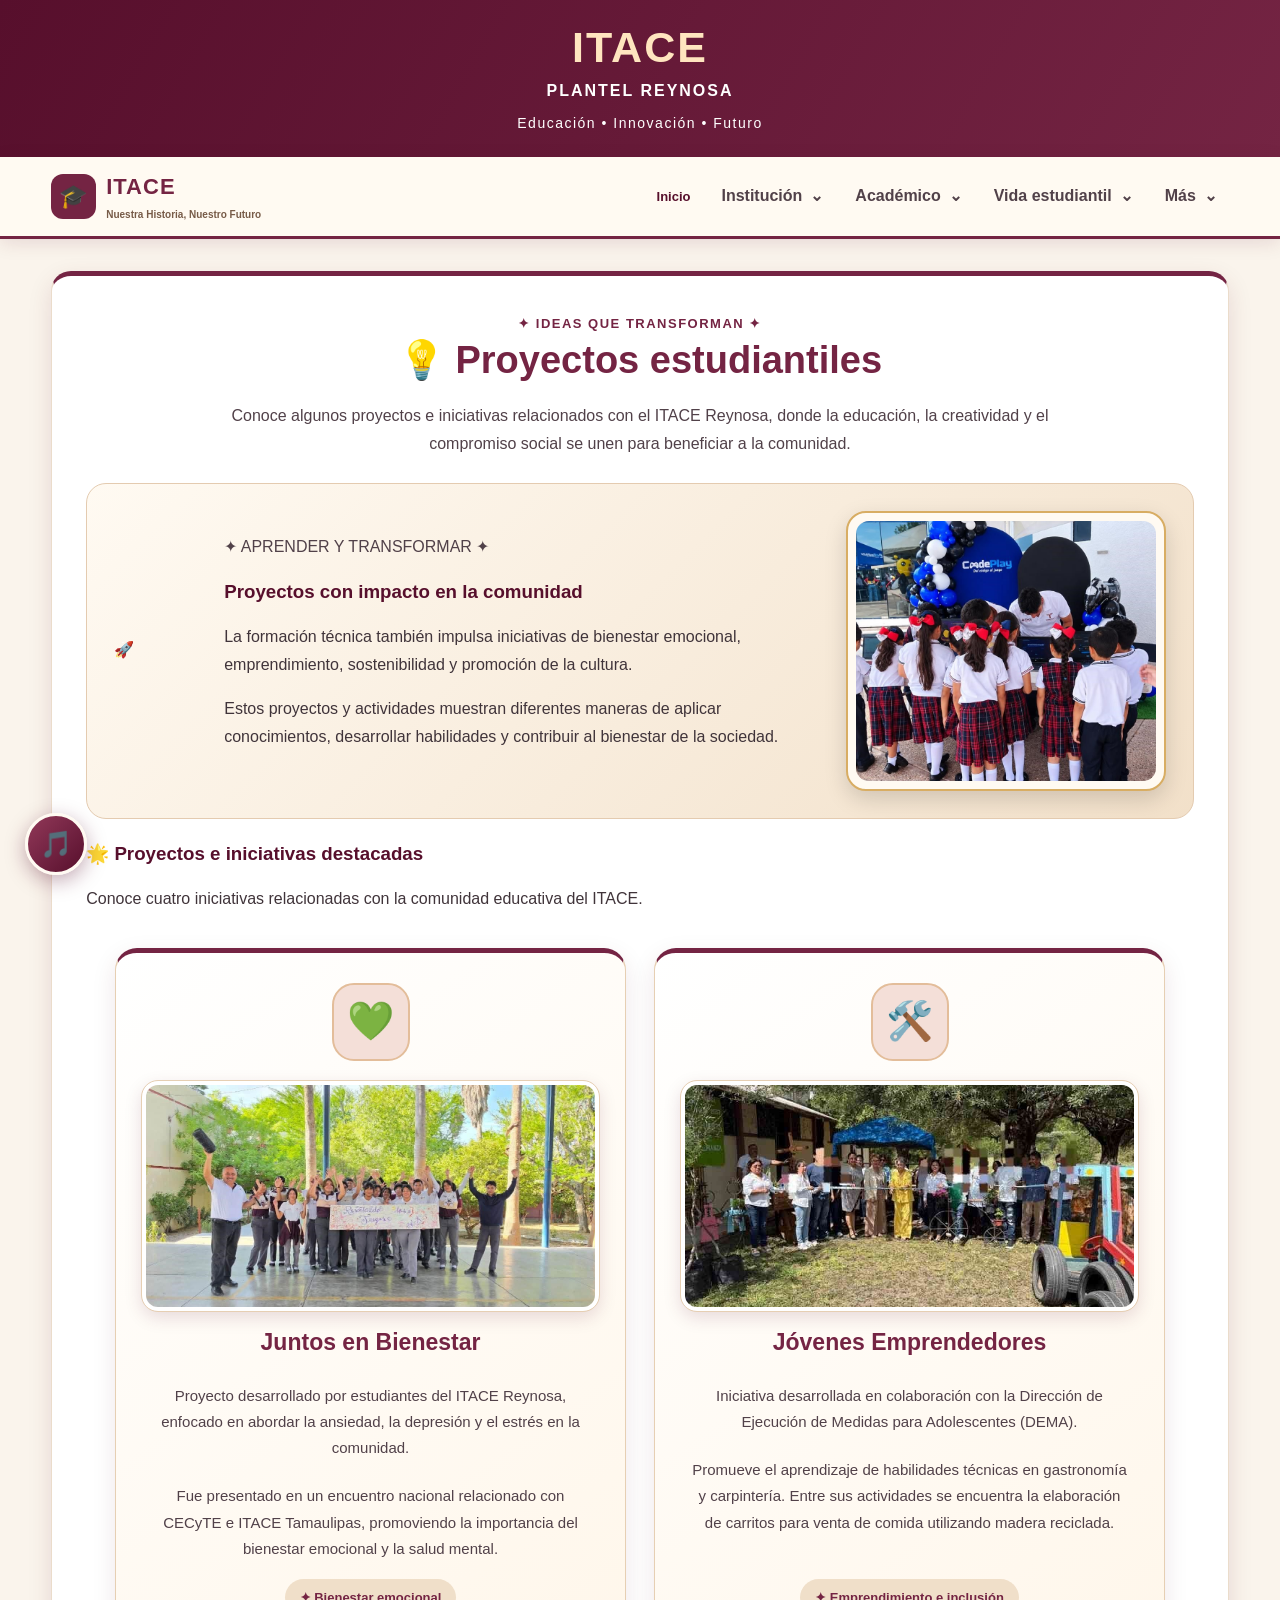
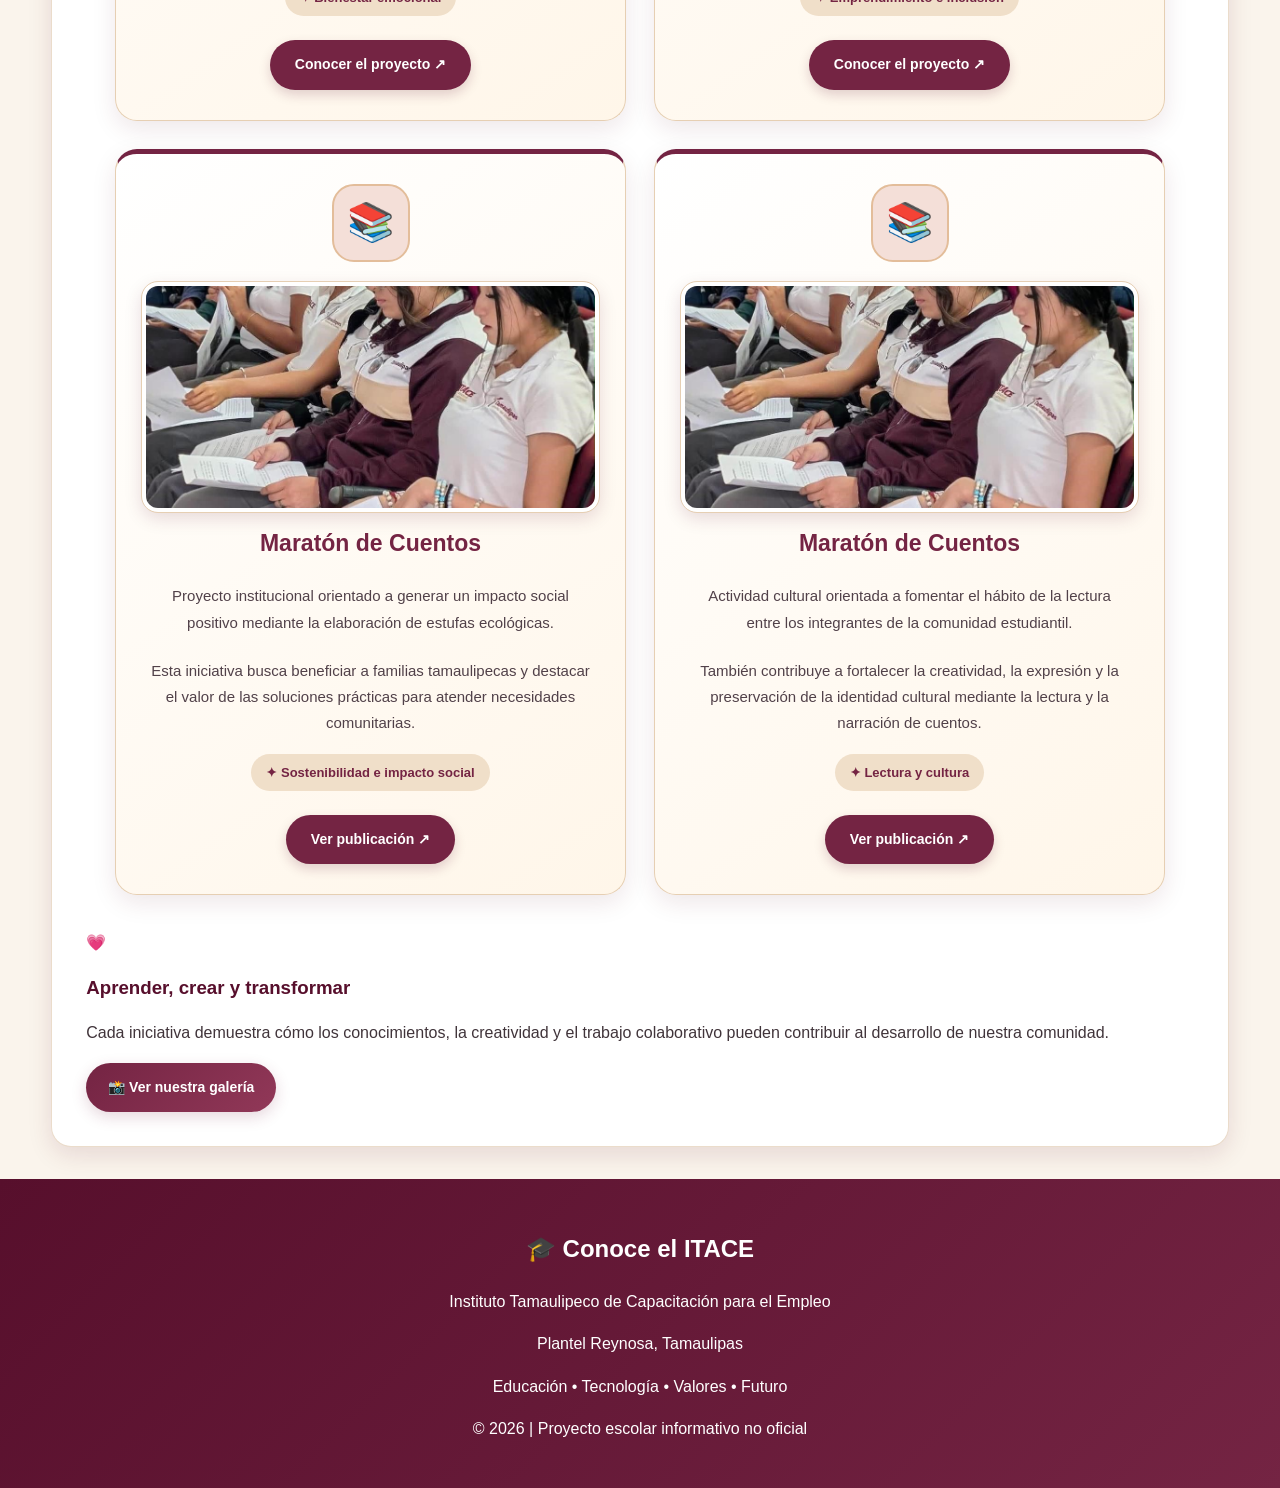
<file: paginas/proyectos.html>
<!DOCTYPE html>
<html lang="es">

<head>
    <meta charset="UTF-8">
    <meta name="viewport" content="width=device-width, initial-scale=1.0">

    <title>Proyectos Estudiantiles | ITACE Plantel Reynosa</title>

    <link rel="stylesheet" href="../css/style.css">
</head>

<body>

<!-- =====================================
     ENCABEZADO
===================================== -->

<header class="encabezado">

    <div class="marca">
        <span class="logo-texto">ITACE</span>
        <span>PLANTEL REYNOSA</span>
    </div>

    <p>Educación • Innovación • Futuro</p>

</header>


<!-- =====================================
     MENÚ DE NAVEGACIÓN
===================================== -->


<!-- MENÚ PRINCIPAL - CARPETA PAGINAS -->

<nav class="menu-principal" aria-label="Menú principal">

    <a href="../index.html#inicio" class="marca-itace">
        <span class="marca-icono">🎓</span>
        <span class="marca-texto">
            <strong>ITACE</strong>
            <small>Nuestra Historia, Nuestro Futuro</small>
        </span>
    </a>

    <button
        class="menu-hamburguesa"
        id="menuHamburguesa"
        type="button"
        aria-label="Abrir menú"
        aria-controls="enlacesMenu"
        aria-expanded="false">
        ☰
    </button>

    <div class="enlaces-menu" id="enlacesMenu">

        <a href="../index.html#inicio">Inicio</a>

        <!-- INSTITUCIÓN -->
        <div class="menu-grupo">
            <button class="menu-desplegable" type="button"
                    aria-expanded="false">
                Institución <span>⌄</span>
            </button>

            <div class="submenu-itace">
                <a href="conocenos.html#historia">Historia</a>
                <a href="identidad.html#identidad">Identidad</a>
                <a href="instalaciones.html#instalaciones">Instalaciones</a>
                <a href="contacto.html#contacto">Contacto</a>
            </div>
        </div>

        <!-- ACADÉMICO -->
        <div class="menu-grupo">
            <button class="menu-desplegable" type="button"
                    aria-expanded="false">
                Académico <span>⌄</span>
            </button>

            <div class="submenu-itace">
                <a href="oferta-educativa.html#carreras">Carreras</a>
                <a href="docentes.html#docentes">Docentes</a>
                <a href="proyectos.html#proyectos">Proyectos</a>
            </div>
        </div>

        <!-- VIDA ESTUDIANTIL -->
        <div class="menu-grupo">
            <button class="menu-desplegable" type="button"
                    aria-expanded="false">
                Vida estudiantil <span>⌄</span>
            </button>

            <div class="submenu-itace">
                <a href="vida-estudiantil.html#beneficios">Beneficios</a>
                <a href="vida-estudiantil.html#clubes">Clubes</a>
                <a href="vida-estudiantil.html#cursos">Cursos</a>
                <a href="galeria.html#galeria">Galería</a>
            </div>
        </div>

        <!-- MÁS -->
        <div class="menu-grupo">
            <button class="menu-desplegable" type="button"
                    aria-expanded="false">
                Más <span>⌄</span>
            </button>

            <div class="submenu-itace">
                <a href="noticias.html#noticias">Noticias</a>
                <a href="eventos.html#eventos">Eventos</a>
                <a href="admisiones.html#inscripciones">Inscripciones</a>
                <a href="preguntas.html#preguntas">Preguntas</a>
            </div>
        </div>

    </div>
</nav>



<main>

<!-- =====================================
     PROYECTOS ESTUDIANTILES
===================================== -->


<!-- =====================================
     PROYECTOS ITACE REYNOSA
===================================== -->

<section class="seccion proyectos-itace" id="proyectos">

    <!-- ENCABEZADO -->

    <div class="proyectos-encabezado">

        <span class="subtitulo">
            ✦ IDEAS QUE TRANSFORMAN ✦
        </span>

        <h2>💡 Proyectos estudiantiles</h2>

        <p>
            Conoce algunos proyectos e iniciativas
            relacionados con el ITACE Reynosa,
            donde la educación, la creatividad
            y el compromiso social se unen
            para beneficiar a la comunidad.
        </p>

    </div>

    <!-- PRESENTACIÓN -->

    <div class="proyectos-presentacion">

        <div class="proyectos-presentacion-icono">
            🚀
        </div>

       
<div class="proyectos-presentacion-texto">

    <span>✦ APRENDER Y TRANSFORMAR ✦</span>

    <h3>Proyectos con impacto en la comunidad</h3>

    <p>
        La formación técnica también impulsa
        iniciativas de bienestar emocional,
        emprendimiento, sostenibilidad
        y promoción de la cultura.
    </p>

    <p>
        Estos proyectos y actividades muestran
        diferentes maneras de aplicar conocimientos,
        desarrollar habilidades y contribuir
        al bienestar de la sociedad.
    </p>

</div>

<!-- IMAGEN DE PRESENTACIÓN -->

<div class="proyectos-presentacion-imagen">

    <img
        src="../img/proyectos-impacto.jpg"
        alt="Proyectos e iniciativas del ITACE Reynosa"
        loading="lazy">

</div>

</div>

    <!-- PROYECTOS DESTACADOS -->

    <div class="proyectos-categorias">

        <h3>🌟 Proyectos e iniciativas destacadas</h3>

        <p>
            Conoce cuatro iniciativas relacionadas
            con la comunidad educativa del ITACE.
        </p>

        <div class="proyectos-grid">

            <!-- PROYECTO 1 -->

            <article class="proyecto-card">

                <div class="proyecto-icono">💚</div>

<img
    src="../img/proyecto-bienestar.jpg"
    alt="Proyecto Juntos en Bienestar del ITACE Reynosa"
    class="proyecto-imagen"
    loading="lazy">

<h4>Juntos en Bienestar</h4>

                <p>
                    Proyecto desarrollado por estudiantes
                    del ITACE Reynosa, enfocado en abordar
                    la ansiedad, la depresión y el estrés
                    en la comunidad.
                </p>

                <p>
                    Fue presentado en un encuentro nacional
                    relacionado con CECyTE e ITACE Tamaulipas,
                    promoviendo la importancia del bienestar
                    emocional y la salud mental.
                </p>

                <span class="proyecto-etiqueta">
                    ✦ Bienestar emocional
                </span>

                <a
                    href="https://tamaulipas.gob.mx/2025/08/impulsa-itace-proyectos-estrategicos-en-la-educacion-tecnica-y-media-superior/"
                    target="_blank"
                    rel="noopener noreferrer"
                    class="proyecto-enlace">
                    Conocer el proyecto ↗
                </a>

            </article>

            <!-- PROYECTO 2 -->

            <article class="proyecto-card">

               <div class="proyecto-icono">🛠️</div>

<img
    src="../img/proyecto-emprendedores.jpg"
    alt="Proyecto Jóvenes Emprendedores"
    class="proyecto-imagen"
    loading="lazy">

<h4>Jóvenes Emprendedores</h4>

                <p>
                    Iniciativa desarrollada en colaboración
                    con la Dirección de Ejecución de Medidas
                    para Adolescentes (DEMA).
                </p>

                <p>
                    Promueve el aprendizaje de habilidades
                    técnicas en gastronomía y carpintería.
                    Entre sus actividades se encuentra
                    la elaboración de carritos para venta
                    de comida utilizando madera reciclada.
                </p>

                <span class="proyecto-etiqueta">
                    ✦ Emprendimiento e inclusión
                </span>

                <a
                    href="https://hojaderutadigital.mx/fomentan-dema-e-itace-proyectos-de-emprendimiento-para-la-reinsercion-social-de-adolescentes/"
                    target="_blank"
                    rel="noopener noreferrer"
                    class="proyecto-enlace">
                    Conocer el proyecto ↗
                </a>

            </article>

            <!-- PROYECTO 3 -->

            <article class="proyecto-card">

                <div class="proyecto-icono">📚</div>

<img
    src="../img/proyecto-cuentos.jpg"
    alt="Actividad Maratón de Cuentos"
    class="proyecto-imagen"
    loading="lazy">

<h4>Maratón de Cuentos</h4>

                <p>
                    Proyecto institucional orientado
                    a generar un impacto social positivo
                    mediante la elaboración de estufas
                    ecológicas.
                </p>

                <p>
                    Esta iniciativa busca beneficiar
                    a familias tamaulipecas y destacar
                    el valor de las soluciones prácticas
                    para atender necesidades comunitarias.
                </p>

                <span class="proyecto-etiqueta">
                    ✦ Sostenibilidad e impacto social
                </span>

                <a
                    href="https://www.instagram.com/reel/DTiTXqMDXmF/"
                    target="_blank"
                    rel="noopener noreferrer"
                    class="proyecto-enlace">
                    Ver publicación ↗
                </a>

            </article>

            <!-- PROYECTO 4 -->

            <article class="proyecto-card">

               <div class="proyecto-icono">📚</div>

<img
    src="../img/proyecto-cuentos.jpg"
    alt="Actividad Maratón de Cuentos"
    class="proyecto-imagen"
    loading="lazy">

<h4>Maratón de Cuentos</h4>

                <p>
                    Actividad cultural orientada a fomentar
                    el hábito de la lectura entre
                    los integrantes de la comunidad
                    estudiantil.
                </p>

                <p>
                    También contribuye a fortalecer
                    la creatividad, la expresión
                    y la preservación de la identidad
                    cultural mediante la lectura
                    y la narración de cuentos.
                </p>

                <span class="proyecto-etiqueta">
                    ✦ Lectura y cultura
                </span>

                <a
                    href="https://www.facebook.com/itaceplantelreynosa/posts/1606129214643978/"
                    target="_blank"
                    rel="noopener noreferrer"
                    class="proyecto-enlace">
                    Ver publicación ↗
                </a>

            </article>

        </div>

    </div>

    <!-- MENSAJE FINAL -->

    <div class="proyectos-mensaje">

        <div class="proyectos-mensaje-icono">
            💗
        </div>

        <h3>
            Aprender, crear y transformar
        </h3>

        <p>
            Cada iniciativa demuestra cómo
            los conocimientos, la creatividad
            y el trabajo colaborativo pueden
            contribuir al desarrollo de
            nuestra comunidad.
        </p>

        <a
            href="galeria.html#galeria"
            class="boton-principal">
            📸 Ver nuestra galería
        </a>

    </div>

</section>

</main>


<!-- =====================================
     PIE DE PÁGINA
===================================== -->

<footer>

    <h2>🎓 Conoce el ITACE</h2>

    <p>
        Instituto Tamaulipeco de Capacitación
        para el Empleo
    </p>

    <p>Plantel Reynosa, Tamaulipas</p>

    <p>Educación • Tecnología • Valores • Futuro</p>

    <p>
        © 2026 | Proyecto escolar informativo no oficial
    </p>

</footer>


<!-- =====================================
     JAVASCRIPT
===================================== -->

<script src="../js/script.js" defer></script>

<!-- BOTÓN PARA VOLVER ARRIBA -->

<button
    id="volverArriba"
    class="oculto"
    type="button"
    aria-label="Volver al inicio de la página"
    title="Volver arriba">
    ↑
</button>
<!-- =====================================
     BOTÓN DE MÚSICA
===================================== -->


<!-- =====================================
     BOTÓN DE MÚSICA
===================================== -->

<div class="reproductor-itace">

    <audio id="musicaFondo" loop>
        <source src="../audio/musica-itace.mp3" type="audio/mpeg">
        Tu navegador no soporta audio.
    </audio>

    <button
        id="botonMusica"
        class="boton-musica"
        type="button"
        aria-label="Reproducir música"
        aria-pressed="false"
        title="Reproducir música">
        🎵
    </button>

</div>

</body>
</html>
</file>
<file: css/style.css>
/* ==========================================
   1. COLORES Y CONFIGURACIÓN GENERAL
========================================== */
:root {
    --guinda: #742443;
    --guinda-oscuro: #570f2c;
    --guinda-claro: #913858;
    --beige: #f0dfc9;
    --beige-claro: #fff6e9;
    --crema: #fffaf2;
    /* Variables conservadas por compatibilidad */
    --rosa: #913858;
    --rosa-claro: #fff6e9;
    --dorado: #d8ad63;
    --fondo: #faf4ec;
    --texto: #40343a;
    --texto-suave: #594b50;
    --blanco: #ffffff;
    --sombra: 0 8px 24px #570f2c1f;
    --radio: 20px;
}
*,
*::before,
*::after {
    box-sizing: border-box;
}
html {
    scroll-behavior: smooth;
    scroll-padding-top: 100px;
}
body {
    margin: 0;
    font-family: "Segoe UI", Arial, sans-serif;
    background: var(--fondo);
    color: var(--texto);
    overflow-x: hidden;
    line-height: 1.65;
}
img,
video,
iframe {
    max-width: 100%;
}
img {
    height: auto;
}
a {
    transition: 0.3s ease;
}
button,
input,
select,
textarea {
    font-family: inherit;
}
a:focus-visible,
button:focus-visible,
input:focus-visible {
    outline: 3px solid var(--guinda-claro);
    outline-offset: 3px;
}
/* ==========================================
   2. ENCABEZADO PRINCIPAL
========================================= */
.encabezado {
    padding: 22px 20px;
    background: linear-gradient(
        120deg,
        var(--guinda-oscuro),
        var(--guinda)
    );
    color: var(--blanco);
    text-align: center;
}
.marca {
    display: flex;
    flex-direction: column;
    align-items: center;
    gap: 4px;
    font-weight: bold;
    letter-spacing: 2px;
}
.logo-texto {
    color: #ffe5bf;
    font-size: clamp(34px, 4vw, 43px);
    line-height: 1.2;
}
.encabezado p {
    margin: 8px 0 0;
    color: #ffffff;
    font-size: 14px;
    letter-spacing: 1.5px;
}
/* ==========================================
   3. MENÚ DE NAVEGACIÓN
========================================== */
.menu-principal {
    position: sticky;
    top: 0;
    z-index: 1000;
    display: flex;
    align-items: center;
    justify-content: space-between;
    gap: 18px;
    width: 100%;
    padding: 12px 4%;
    background: #fffaf2fa;
    border-bottom: 3px solid var(--guinda);
    box-shadow: 0 4px 18px #570f2c1f;
}

/* =====================================
   CORRECCIÓN DEL MENÚ ITACE
===================================== */

@media (min-width: 769px) {

    .menu-principal {
        display: flex;
        align-items: center;
        justify-content: space-between;
        gap: 20px;
        width: 100%;
        max-width: 100%;
        box-sizing: border-box;
    }

    .menu-principal .enlaces-menu {
        display: flex;
        flex-direction: row;
        align-items: center;
        justify-content: flex-end;
        flex-wrap: nowrap;
        gap: 8px;
        width: auto;
        min-width: 0;
    }

    .menu-principal .menu-grupo {
        position: relative;
        width: auto;
        flex: 0 0 auto;
    }

    .menu-principal .menu-desplegable {
        width: auto;
        white-space: nowrap;
        padding: 10px 12px;
    }

    .menu-principal .enlaces-menu > a {
        white-space: nowrap;
    }

    .menu-principal .submenu-itace {
        position: absolute;
        top: 100%;
        left: 0;
        width: max-content;
        min-width: 190px;
        max-width: 260px;
    }
}

/* ==========================================
   4. LOGOTIPO Y NOMBRE DEL PLANTEL
========================================== */
.marca-itace {
    display: flex;
    align-items: center;
    gap: 10px;
    flex-shrink: 0;
    text-decoration: none;
}
.marca-icono {
    display: flex;
    align-items: center;
    justify-content: center;
    width: 45px;
    height: 45px;
    background: var(--guinda);
    border-radius: 12px;
    color: white;
    font-size: 23px;
}
.marca-texto {
    display: flex;
    flex-direction: column;
    gap: 2px;
}
.marca-texto strong {
    color: var(--guinda);
    font-size: 22px;
    letter-spacing: 1px;
}
.marca-texto small {
    color: #775b48;
    font-size: 10px;
    font-weight: bold;
}
/* ==========================================
   5. ENLACES DEL MENÚ
========================================== */
.enlaces-menu {
    display: flex;
    align-items: center;
    justify-content: flex-end;
    flex-wrap: wrap;
    gap: 4px;
}
.enlaces-menu a {
    display: inline-block;
    padding: 9px 11px;
    color: var(--guinda-oscuro);
    font-size: 13px;
    font-weight: 600;
    text-decoration: none;
    border-radius: 25px;
    transition:
        background 0.3s ease,
        color 0.3s ease,
        transform 0.3s ease;
}
.enlaces-menu a:hover,
.enlaces-menu a:focus-visible {
    background: var(--guinda);
    color: white;
    transform: translateY(-2px);
}
/* ==========================================
   6. BOTÓN HAMBURGUESA
========================================== */
.menu-hamburguesa {
    display: none;
    padding: 10px 14px;
    background: var(--guinda);
    color: white;
    border: none;
    border-radius: 10px;
    font-size: 24px;
    cursor: pointer;
}
.menu-hamburguesa:hover {
    background: var(--guinda-oscuro);
}
/* ==========================================
   7. PORTADA PRINCIPAL
========================================== */
.portada {
    position: relative;
    display: flex;
    align-items: center;
    justify-content: center;
    width: 100%;
    min-height: 78vh;
    padding: 75px 25px;
    background: var(--guinda-oscuro);
    overflow: hidden;
}
/* IMAGEN DE FONDO */
.portada .imagen-portada {
    position: absolute;
    inset: 0;
    width: 100%;
    height: 100%;
    object-fit: cover;
    object-position: center;
    filter: brightness(0.85);
    transition: transform 6s ease;
}
.portada:hover .imagen-portada {
    transform: scale(1.04);
}
/* CAPA OSCURA PARA LEER LOS TEXTOS */
.portada::after {
    content: "";
    position: absolute;
    inset: 0;
    z-index: 1;
    background: linear-gradient(
        90deg,
        #2d0518eb,
        #500a28b8,
        #2d05188c
    );
}
/* CONTENIDO DE LA PORTADA */
.portada .portada-contenido {
    position: relative;
    z-index: 2;
    width: 100%;
    max-width: 950px;
    margin: 0 auto;
    text-align: center;
    color: white;
}
/* ETIQUETA DE BIENVENIDA */
.portada .etiqueta {
    display: inline-block;
    padding: 9px 19px;
    background: #ffffff21;
    color: #ffe5bf;
    border: 1px solid #e9cba4;
    border-radius: 25px;
    font-size: 12px;
    font-weight: bold;
    letter-spacing: 1.5px;
}
/* TÍTULO PRINCIPAL */
.portada h1 {
    max-width: 900px;
    margin: 22px auto 15px;
    color: white;
    font-size: clamp(34px, 5.5vw, 68px);
    line-height: 1.15;
    text-shadow: 0 4px 18px #00000080;
}
.portada h1 span {
    display: block;
    color: #ffe5bf;
}
/* SUBTÍTULO */
.portada h2 {
    max-width: 780px;
    margin: 12px auto 18px;
    color: #ffe5bf;
    font-size: clamp(19px, 2.5vw, 28px);
    line-height: 1.4;
}
/* DESCRIPCIÓN */
.portada p {
    max-width: 720px;
    margin: 0 auto 25px;
    color: #ffffff;
    font-size: clamp(16px, 1.6vw, 19px);
    line-height: 1.75;
}
/* ==========================================
   8. BOTONES DE LA PORTADA
========================================== */
.botones-portada {
    display: flex;
    align-items: center;
    justify-content: center;
    flex-wrap: wrap;
    gap: 14px;
}
.boton {
    display: inline-block;
    padding: 13px 23px;
    margin: 4px;
    background: linear-gradient(
        135deg,
        var(--guinda),
        var(--guinda-claro)
    );
    color: white;
    font-size: 15px;
    font-weight: bold;
    text-decoration: none;
    border-radius: 30px;
    box-shadow: 0 5px 15px #491a2a40;
    transition: 0.3s ease;
}
.boton:hover {
    transform: translateY(-4px);
    box-shadow: 0 9px 22px #491a2a59;
}
/* BOTÓN CLARO */
.boton-claro {
    background: var(--beige-claro);
    color: var(--guinda-oscuro);
}
.boton-claro:hover {
    background: #f0dfc9;
}
/* BOTÓN OSCURO */
.boton-oscuro {
    background: var(--guinda-oscuro);
    color: white;
}
/* ==========================================
   9. BOTÓN PRINCIPAL DE OTRAS PÁGINAS
========================================== */
.boton-principal {
    display: inline-flex;
    align-items: center;
    justify-content: center;
    gap: 8px;
    padding: 13px 22px;
    background: linear-gradient(
        135deg,
        var(--guinda),
        var(--guinda-claro)
    );
    color: white;
    font-size: 14px;
    font-weight: bold;
    text-decoration: none;
    border: none;
    border-radius: 28px;
    cursor: pointer;
    box-shadow: 0 5px 15px #7424432e;
    transition: 0.3s ease;
}
.boton-principal:hover {
    background: var(--guinda-oscuro);
    color: white;
    transform: translateY(-3px);
}
/* ==========================================
   10. ESTADÍSTICAS DEL PLANTEL
========================================== */
.estadisticas {
    display: grid;
    grid-template-columns: repeat(4, minmax(0, 1fr));
    gap: 12px;
    padding: 28px 20px;
    background: var(--guinda);
    color: white;
    text-align: center;
}
.estadisticas > div {
    padding: 12px 16px;
    border-right: 1px solid #ffffff40;
}
.estadisticas > div:last-child {
    border-right: none;
}
.estadisticas h2 {
    margin: 0 0 5px;
    color: #ffe5bf;
    font-size: 36px;
}
.estadisticas p {
    margin: 0;
    color: white;
    font-size: 15px;
    line-height: 1.6;
}
/* ==========================================
   11. DISEÑO GENERAL DE SECCIONES
========================================== */
.seccion {
    width: 92%;
    max-width: 1200px;
    margin: 32px auto;
    padding: 34px;
    background: white;
    border: 1px solid #ebdccb;
    border-radius: var(--radio);
    box-shadow: var(--sombra);
    scroll-margin-top: 110px;
}
.seccion h2 {
    margin: 12px 0 18px;
    color: var(--guinda);
    font-size: clamp(26px, 3vw, 34px);
    line-height: 1.3;
}
.seccion h3 {
    color: var(--guinda-oscuro);
}
.seccion p {
    color: var(--texto);
    font-size: 16px;
    line-height: 1.75;
}
/* ETIQUETAS SUPERIORES */
.subtitulo {
    color: var(--guinda);
    font-size: 13px;
    font-weight: bold;
    letter-spacing: 1.5px;
}
/* ==========================================
   12. SECCIÓN DE BIENVENIDA
========================================== */
.bienvenida {
    border-top: 5px solid var(--guinda);
}
.bienvenida h2 {
    text-align: center;
}
.bienvenida > .subtitulo {
    display: block;
    text-align: center;
}
.bienvenida > p {
    max-width: 950px;
    margin: 12px auto;
}

/* ==========================================
   BIENVENIDA ITACE REYNOSA
   DISEÑO CORREGIDO SEGÚN HTML
========================================== */
/* CONTENEDOR PRINCIPAL */
.bienvenida-itace {
    width: 94%;
    max-width: 1250px;
    margin: 40px auto;
    padding: 38px;
    background: linear-gradient(
        145deg,
        #fffdf8,
        #f5e7d5
    );
    border: 1px solid #e6cfb3;
    border-top: 6px solid #742443;
    border-radius: 25px;
    box-shadow: 0 12px 30px #570f2c1f;
}
/* TEXTO E IMAGEN PRINCIPAL */
.bienvenida-contenedor {
    display: grid;
    grid-template-columns: 1.15fr 0.85fr;
    align-items: center;
    gap: 35px;
}
/* COLUMNA DE TEXTO */
.bienvenida-texto {
    min-width: 0;
}
/* ETIQUETA */
.bienvenida-etiqueta {
    display: inline-block;
    margin-bottom: 15px;
    color: #913858;
    font-size: 13px;
    font-weight: bold;
    letter-spacing: 2px;
}
/* TÍTULO */
.bienvenida-texto h2 {
    margin: 0 0 18px;
    color: #570f2c;
    font-size: clamp(29px, 3.5vw, 43px);
    line-height: 1.25;
}
.bienvenida-texto h2 span {
    color: #913858;
}
/* LÍNEA DECORATIVA */
.bienvenida-linea {
    width: 85px;
    height: 5px;
    margin-bottom: 22px;
    background: linear-gradient(
        90deg,
        #742443,
        #d8ad63
    );
    border-radius: 20px;
}
/* PÁRRAFOS */
.bienvenida-texto > p {
    margin: 14px 0;
    color: #514149;
    font-size: 16px;
    line-height: 1.85;
}
/* MENSAJE DE LA COMUNIDAD */
.bienvenida-mensaje {
    display: flex;
    align-items: flex-start;
    gap: 15px;
    margin-top: 25px;
    padding: 20px;
    background: #f0dfc9;
    border-left: 5px solid #742443;
    border-radius: 15px;
}
.bienvenida-icono {
    flex-shrink: 0;
    font-size: 30px;
}
.bienvenida-mensaje p {
    margin: 0;
    color: #514149;
    font-size: 15px;
    line-height: 1.75;
}
/* IMAGEN PRINCIPAL */
.bienvenida-imagen-principal {
    min-width: 0;
    padding: 10px;
    background: white;
    border: 2px solid #d8ad63;
    border-radius: 22px;
    overflow: hidden;
    box-shadow: 0 10px 25px #570f2c26;
}#570f2c26
.bienvenida-imagen-principal img {
    display: block;
    width: 100%;
    height: 390px;
    object-fit: cover;
    border-radius: 14px;
}
/* GALERÍA INFERIOR */
.bienvenida-galeria {
    display: grid;
    grid-template-columns: repeat(3, minmax(0, 1fr));
    gap: 20px;
    margin-top: 35px;
}
/* TARJETAS DE FOTOGRAFÍAS */
.bienvenida-foto {
    min-width: 0;
    padding: 10px;
    background: #ffffff;
    border: 1px solid #e5cfb4;
    border-radius: 18px;
    overflow: hidden;
    box-shadow: 0 6px 18px #570f2c1a;
    transition:#570f2c1a
        transform 0.3s ease,
        box-shadow 0.3s ease;
}
.bienvenida-foto:hover {
    transform: translateY(-5px);
    box-shadow: 0 12px 25px #570f2c2e;
}
/* IMÁGENES DE LA GALERÍA */
.bienvenida-foto img {
    display: block;
    width: 100%;
    height: 200px;
    object-fit: cover;
    border-radius: 12px;
}
/* NOMBRE DE CADA FOTOGRAFÍA */
.bienvenida-foto span {
    display: block;
    padding: 13px 5px 6px;
    color: #742443;
    font-size: 15px;
    font-weight: bold;
    text-align: center;
}
/* TABLETAS */
@media (max-width: 900px) {
    .bienvenida-itace {
        padding: 28px;
    }
    .bienvenida-contenedor {
        grid-template-columns: 1fr;
        gap: 25px;
    }
    .bienvenida-imagen-principal img {
        height: 320px;
    }
    .bienvenida-galeria {
        grid-template-columns: repeat(2, minmax(0, 1fr));
    }
}
/* CELULARES */
@media (max-width: 600px) {
    .bienvenida-itace {
        width: 95%;
        margin: 22px auto;
        padding: 23px 17px;
    }
    .bienvenida-texto h2 {
        font-size: 29px;
    }
    .bienvenida-texto > p {
        font-size: 15px;
    }
    .bienvenida-mensaje {
        padding: 15px;
    }
    .bienvenida-imagen-principal img {
        height: 240px;
    }
   .bienvenida-galeria {
        grid-template-columns: 1fr;
        gap: 16px;
    }
    .bienvenida-foto img {
        height: 220px;
    }
}
@media (prefers-reduced-motion: reduce) {
    .bienvenida-foto {
        transition: none;
    }
    .bienvenida-foto:hover {
        transform: none;
    }
}
/* ==========================================
   13. GALERÍA DE BIENVENIDA
========================================== */
.galeria {
    display: grid;
    grid-template-columns: repeat(2, minmax(0, 1fr));
    gap: 18px;
    margin-top: 25px;
}
.galeria img {
    display: block;
    width: 100%;
    height: 250px;
    object-fit: cover;
    border-radius: 16px;
    box-shadow: 0 5px 16px #570f2c26;
    transition: 0.35s ease;
}
.galeria img:hover {
    transform: scale(1.025);
    box-shadow: 0 10px 24px #570f2c38;
}
/* ==========================================
   14. TARJETAS PARA EXPLORAR EL ITACE
========================================== */
.inicio-explorar {
    text-align: center;
}
.inicio-explorar-grid {
    display: grid;
    grid-template-columns: repeat(4, minmax(0, 1fr));
    gap: 16px;
    margin-top: 25px;
}
.inicio-explorar-card {
    min-width: 0;
    padding: 24px 18px;
    background: linear-gradient(
        145deg,
        #fffdf8,
        #f4e5d2
    );
    border: 1px solid #e4cbb0;
    border-bottom: 4px solid var(--guinda);
    border-radius: 18px;
    box-shadow: 0 5px 16px #570f2c1a;
    transition: 0.3s ease;
}
.inicio-explorar-card:hover {
    transform: translateY(-5px);
    box-shadow: 0 12px 25px #570f2c2e;
}
.inicio-explorar-icono {
    font-size: 42px;
}
.inicio-explorar-card h3 {
    margin: 12px 0;
    color: var(--guinda);
    font-size: 20px;
}
.inicio-explorar-card p {
    margin: 8px 0;
    color: var(--texto);
    font-size: 15px;
    line-height: 1.7;
}
/* ==========================================
   15. MENSAJE FINAL DEL INICIO
========================================== */
.inicio-mensaje {
    text-align: center;
    background: linear-gradient(
        135deg,
        #f1dfc9,
        #fffaf2
    );
    border-left: 5px solid var(--guinda);
}
.inicio-mensaje p {
    max-width: 800px;
    margin-left: auto;
    margin-right: auto;
}
/* ==========================================
   16. DISEÑO PARA TABLETAS
========================================== */
@media (max-width: 1050px) {
    .menu-principal {
        flex-wrap: wrap;
        padding: 12px 5%;
    }
    .menu-hamburguesa {
        display: block;
    }
    .enlaces-menu {
        display: none;
        flex-direction: column;
        align-items: stretch;
        width: 100%;
        max-height: calc(100dvh - 90px);
        overflow-y: auto;
        gap: 5px;
        padding: 10px 0;
    }
    .enlaces-menu.activo {
        display: flex;
    }
    .enlaces-menu a {
        display: block;
        padding: 12px 18px;
        border-radius: 10px;
    }
    .enlaces-menu a:hover {
        transform: none;
    }
}
@media (max-width: 900px) {
    .estadisticas {
        grid-template-columns: repeat(2, minmax(0, 1fr));
    }
    .inicio-explorar-grid {
        grid-template-columns: repeat(2, minmax(0, 1fr));
    }
    .seccion {
        width: 94%;
        padding: 28px;
    }
}
/* ==========================================
   17. DISEÑO PARA CELULARES
========================================== */
@media (max-width: 650px) {
    .encabezado {
        padding: 18px 12px;
    }
    .logo-texto {
        font-size: 34px;
    }
    .encabezado p {
        font-size: 12px;
        letter-spacing: 1px;
    }
    .marca-texto strong {
        font-size: 19px;
    }
    .marca-texto small {
        font-size: 9px;
    }
    .marca-icono {
        width: 40px;
        height: 40px;
    }
    .portada {
        min-height: 70vh;
        padding: 60px 18px;
    }
    .portada h1 {
        font-size: clamp(30px, 8vw, 43px);
    }
    .portada h2 {
        font-size: 19px;
    }
    .portada p {
        font-size: 16px;
    }
    .portada .etiqueta {
        font-size: 11px;
        letter-spacing: 1px;
    }
    .botones-portada {
        flex-direction: column;
    }
    .botones-portada .boton {
        width: 100%;
        max-width: 320px;
    }
    .estadisticas {
        padding: 20px 12px;
    }
    .estadisticas > div {
        padding: 12px 8px;
        border-right: none;
    }
    .estadisticas h2 {
        font-size: 29px;
    }
    .estadisticas p {
        font-size: 13px;
    }
    .seccion {
        width: 95%;
        margin: 22px auto;
        padding: 23px 17px;
    }
    .seccion h2 {
        font-size: 26px;
    }
    .seccion p {
        font-size: 15px;
        line-height: 1.75;
    }
    .galeria,
    .inicio-explorar-grid {
        grid-template-columns: 1fr;
    }
    .galeria img {
        height: 220px;
    }
    .inicio-explorar-card {
        padding: 23px 18px;
    }
    .boton {
        font-size: 14px;
        padding: 12px 18px;
    }
}
/* ==========================================
   18. ACCESIBILIDAD
========================================== */
@media (prefers-reduced-motion: reduce) {*,*::before, *::after {
        scroll-behavior: auto !important;
        animation-duration: 0.01ms !important;
        transition-duration: 0.01ms !important;
    }
}
/* ==========================================
   19. HISTORIA - ESTILO ARCHIVO ANTIGUO
========================================== */
#historia.historia-antigua {
    position: relative;
    overflow: hidden;
    padding: 38px 34px;
    background:
        radial-gradient(circle at 15% 15%,
            #8b5b271a, transparent 45%),
        linear-gradient(135deg,
            #fff4d7, #efd8a9, #f9e8c2);
    border: 6px double #a77943;
    border-radius: 18px;
    box-shadow:
        inset 0 0 35px #754a1f1f,
        0 12px 28px #4b2a1226;
}
#historia.historia-antigua::before {
    content: none;
}
/* ENCABEZADO HISTÓRICO */
#historia .historia-encabezado {
    text-align: center;
    margin-bottom: 25px;
}
#historia .historia-decoracion {
    display: block;
    margin-bottom: 10px;
    color: #95632d;
    font-size: 26px;
}
#historia .historia-etiqueta {
    display: block;
    color: #805020;
    font-size: 12px;
    font-weight: bold;
    letter-spacing: 2px;
}
#historia .historia-encabezado h2 {
    margin: 12px 0;
    color: #683c24;
    font-family: Georgia, serif;
    font-size: clamp(29px, 4vw, 44px);
}
#historia .historia-frase {
    text-align: center;
    font-style: italic;
}
#historia p {
    color: #593c28;
    font-family: Georgia, serif;
    font-size: 16px;
    line-height: 1.8;
}
/* INTRODUCCIÓN */
#historia .historia-introduccion {
    max-width: 1000px;
    margin: 0 auto 28px;
    padding: 25px;
    background: #fff9e5bf;
    border: 1px solid #c9a875;
    border-radius: 12px;
}
#historia .historia-introduccion h3 {
    margin: 0 0 14px;
    color: #754323;
    font-family: Georgia, serif;
    font-size: 25px;
}
#historia .historia-introduccion p {
    margin: 10px 0;
}
/* FOTOGRAFÍA Y CAPÍTULO */
#historia .historia-destacada {
    display: grid;
    grid-template-columns: repeat(2, minmax(0, 1fr));
    align-items: center;
    gap: 28px;
    margin-bottom: 32px;
}
#historia .historia-foto-principal {
    margin: 0;
    padding: 12px;
    background: #fff6df;
    border: 4px double #a77943;
    box-shadow: 0 8px 22px #5b3a192e;
}
#historia .historia-foto-principal img {
    display: block;
    width: 100%;
    max-height: 420px;
    object-fit: contain;
}
#historia figcaption {
    margin-top: 10px;
    color: #754323;
    font-family: Georgia, serif;
    font-size: 13px;
    font-style: italic;
    text-align: center;
}
#historia .historia-capitulo span {
    color: #805020;
    font-weight: bold;
    font-size: 13px;
    letter-spacing: 1.5px;
}
#historia .historia-capitulo h3 {
    margin: 8px 0 12px;
    color: #754323;
    font-family: Georgia, serif;
    font-size: clamp(42px, 6vw, 78px);
}
#historia .historia-capitulo p {
    margin: 10px 0;
}
/* ==========================================
   20. CRONOLOGÍA DEL ITACE
========================================== */
#historia .historia-cronologia {
    margin: 32px 0;
}
#historia .historia-cronologia > h3,
#historia .historia-recuerdos > h3 {
    margin: 0 0 22px;
    color: #683c24;
    font-family: Georgia, serif;
    font-size: 27px;
    text-align: center;
}
#historia .linea-tiempo-antigua {
    display: grid;
    grid-template-columns: repeat(2, minmax(0, 1fr));
    gap: 18px;
}
#historia .momento-antiguo {
    min-width: 0;
    padding: 22px;
    background: #fff9e5e0;
    border: 2px solid #c7a16c;
    border-left: 6px solid #95632d;
    border-radius: 12px;
    box-shadow: 0 5px 15px #5b3a191a;
    transition: 0.3s ease;
}
#historia .momento-antiguo:hover {
    transform: translateY(-4px);
    box-shadow: 0 10px 22px #5b3a192e;
}
#historia .momento-anio {
    display: inline-block;
    margin-bottom: 8px;
    color: #754323;
    font-family: Georgia, serif;
    font-size: 29px;
    font-weight: bold;
}
#historia .momento-antiguo h4 {
    margin: 0 0 10px;
    color: #754323;
    font-family: Georgia, serif;
    font-size: 20px;
}
#historia .momento-antiguo p {
    margin: 0;
}
/* ==========================================
   IMÁGENES EN LA LÍNEA DEL TIEMPO
========================================== */
#historia .momento-antiguo {
    overflow: hidden;
}
/* FOTOGRAFÍA HISTÓRICA */
#historia .momento-imagen {
    display: block;
    width: 100%;
    height: 210px;
    margin: 15px 0;
    object-fit: cover;
    border: 4px solid #fff6df;
    outline: 1px solid #c7a16c;
    border-radius: 12px;
    box-shadow: 0 5px 15px #570f2c26;
    transition:
        transform 0.3s ease,
        box-shadow 0.3s ease;
}
/* EFECTO AL PASAR EL CURSOR */
#historia .momento-imagen:hover {
    transform: scale(1.02);
    box-shadow: 0 9px 22px #570f2c38;
}
/* ADAPTACIÓN A CELULARES */
@media (max-width: 600px) {
    #historia .momento-imagen {
        height: 190px;
    }
}
@media (prefers-reduced-motion: reduce) {
    #historia .momento-imagen {
        transition: none;
    }
    #historia .momento-imagen:hover {
        transform: none;
    }
}
/* MOSTRAR CUATRO FECHAS INICIALMENTE */
#historia .momento-antiguo:nth-child(n+5) {
    display: none;
}
#historia .linea-tiempo-antigua.expandida
.momento-antiguo {
    display: block;
}
/* BOTÓN VER MÁS HISTORIA */
#historia .contenedor-boton-historia {
    margin-top: 25px;
    text-align: center;
}
#historia .boton-historia {
    padding: 13px 26px;
    background: linear-gradient(
        135deg, #754323, #a77943
    );
    color: #fffaf0;
    border: 2px solid #d8b77d;
    border-radius: 30px;
    font-family: Georgia, serif;
    font-size: 16px;
    font-weight: bold;
    cursor: pointer;
    box-shadow: 0 5px 15px #593c2840;
    transition: 0.3s ease;
}
#historia .boton-historia:hover {
    transform: translateY(-3px);
    box-shadow: 0 9px 20px #593c2852;
}
/* ==========================================
   21. GALERÍA HISTÓRICA
========================================== */
#historia .historia-galeria {
    display: grid;
    grid-template-columns: repeat(2, minmax(0, 1fr));
    gap: 20px;
}
#historia .historia-galeria figure {
    margin: 0;
    padding: 11px;
    background: #fff6df;
    border: 4px double #a77943;
    border-radius: 9px;
}
#historia .historia-galeria img {
    display: block;
    width: 100%;
    height: 245px;
    object-fit: cover;
    border-radius: 5px;
}
#historia .historia-pie {
    margin-top: 25px;
    color: #95632d;
    font-size: 24px;
    text-align: center;
    letter-spacing: 6px;
}
/* ==========================================
   22. IDENTIDAD INSTITUCIONAL
========================================== */
#identidad.identidad-itace {
    width: min(94%, 1250px);
    max-width: 1250px;
    margin: 28px auto 38px;
    padding: 32px 34px;
    background: linear-gradient(
        145deg, #fffaf2, #f5e8d5, #fffdf8
    );
    border: 1px solid #e6cfb3;
    border-top: 6px solid var(--guinda);
    border-radius: 22px;
    box-shadow: var(--sombra);
    scroll-margin-top: 110px;
}
#identidad * {
    box-sizing: border-box;
}
#identidad p {
    color: #40343a;
    font-size: 16px;
    line-height: 1.75;
}
#identidad h2,
#identidad h3,
#identidad h4 {
    line-height: 1.3;
}
/* ESPACIOS ENTRE BLOQUES */
#identidad .identidad-presentacion,
#identidad .identidad-mision-vision,
#identidad .identidad-valores,
#identidad .identidad-politica,
#identidad .identidad-compromiso,
#identidad .identidad-historia,
#identidad .identidad-mensaje {
    margin: 22px 0 0;
}
/* ENCABEZADO */
#identidad .identidad-encabezado {
    max-width: 920px;
    margin: 0 auto 24px;
    text-align: center;
}
#identidad .identidad-encabezado .subtitulo {
    display: inline-block;
    padding: 8px 17px;
    background: var(--guinda);
    color: white;
    border-radius: 25px;
    font-size: 12px;
    font-weight: bold;
    letter-spacing: 1.5px;
}
#identidad .identidad-encabezado h2 {
    margin: 15px 0 12px;
    color: var(--guinda-oscuro);
    font-size: clamp(27px, 3.5vw, 39px);
}
#identidad .identidad-encabezado p {
    max-width: 820px;
    margin: 8px auto;
    color: #514149;
}
/* ==========================================
   23. PRESENTACIÓN INSTITUCIONAL
========================================== */
#identidad .identidad-presentacion {
    display: grid;
    grid-template-columns: 105px minmax(0, 1fr);
    align-items: center;
    gap: 24px;
    padding: 26px 30px;
    background: linear-gradient(
        120deg, #742443, #570f2c
    );
    border: 2px solid #d8ad63;
    border-radius: 20px;
    box-shadow: 0 8px 22px #570f2c2e;
}
#identidad .identidad-presentacion-icono {
    display: flex;
    align-items: center;
    justify-content: center;
    width: 95px;
    height: 95px;
    background: #fff1dc;
    border: 3px solid #d8ad63;
    border-radius: 22px;
    font-size: 48px;
}
#identidad .identidad-presentacion-texto {
    min-width: 0;
}
#identidad .identidad-presentacion-texto span {
    display: block;
    margin-bottom: 8px;
    color: #ffe1a3;
    font-size: 12px;
    font-weight: bold;
    letter-spacing: 1.5px;
}
#identidad .identidad-presentacion h3 {
    margin: 0 0 10px;
    color: white;
    font-size: clamp(22px, 2.7vw, 29px);
}
#identidad .identidad-presentacion p {
    margin: 8px 0;
    color: white;
    font-size: 16px;
}
/* ==========================================
   24. MISIÓN Y VISIÓN
========================================== */
#identidad .identidad-mision-vision {
    display: block;
    padding: 26px;
    background: #fffdf8;
    border: 1px solid #ead7be;
    border-radius: 20px;
}
#identidad .identidad-mision-vision > h3 {
    margin: 0 0 10px;
    color: var(--guinda);
    text-align: center;
    font-size: 28px;
}
#identidad .identidad-mision-vision > p {
    max-width: 780px;
    margin: 0 auto 20px;
    text-align: center;
}
#identidad .identidad-grid {
    display: grid;
    grid-template-columns: repeat(2, minmax(0, 1fr));
    gap: 18px;
}
#identidad .identidad-card {
    min-width: 0;
    padding: 25px 23px;
    background: linear-gradient(
        145deg, #ffffff, #f8eddf
    );
    border: 1px solid #e4cbb0;
    border-left: 6px solid var(--guinda);
    border-radius: 18px;
    text-align: center;
    box-shadow: 0 5px 18px #570f2c1a;
    transition: 0.3s ease;
}
#identidad .identidad-card:hover {
    transform: translateY(-5px);
    box-shadow: 0 12px 26px #570f2c2e;
}
#identidad .identidad-icono {
    display: flex;
    align-items: center;
    justify-content: center;
    width: 68px;
    height: 68px;
    margin: 0 auto 13px;
    background: #f0ddc3;
    border-radius: 18px;
    font-size: 35px;
}
#identidad .identidad-card h4 {
    margin: 0 0 10px;
    color: var(--guinda);
    font-size: 23px;
}
#identidad .identidad-card p {
    margin: 0;
    color: #40343a;
}
/* ==========================================
   25. VALORES INSTITUCIONALES
========================================== */
#identidad .identidad-valores {
    padding: 28px 24px;
    background: #f0dfc9;
    border: 1px solid #d9b993;
    border-radius: 20px;
}
#identidad .identidad-valores-encabezado {
    max-width: 900px;
    margin: 0 auto 22px;
    text-align: center;
}
#identidad .identidad-valores-encabezado span {
    color: var(--guinda);
    font-size: 12px;
    font-weight: bold;
    letter-spacing: 1.5px;
}
#identidad .identidad-valores-encabezado h3 {
    margin: 10px 0;
    color: var(--guinda-oscuro);
    font-size: clamp(24px, 3vw, 30px);
}
#identidad .identidad-valores-encabezado p {
    margin: 0;
    color: #493b3d;
}
#identidad .valores-grid {
    display: grid;
    grid-template-columns: repeat(4, minmax(0, 1fr));
    gap: 15px;
}
#identidad .valor-card {
    min-width: 0;
    padding: 23px 16px;
    background: #fffdf8;
    border: 1px solid #dfc4a5;
    border-bottom: 5px solid var(--guinda);
    border-radius: 17px;
    text-align: center;
    box-shadow: 0 5px 16px #570f2c1a;
    transition: 0.3s ease;
}
#identidad .valor-card:hover {
    transform: translateY(-5px);
    box-shadow: 0 12px 24px #570f2c2e;
}
#identidad .valor-icono {
    display: flex;
    align-items: center;
    justify-content: center;
    width: 63px;
    height: 63px;
    margin: 0 auto 12px;
    background: #f2e0ca;
    border-radius: 18px;
    font-size: 34px;
}
#identidad .valor-card h4 {
    margin: 8px 0 10px;
    color: var(--guinda);
    font-size: 19px;
}
#identidad .valor-card p {
    margin: 0;
    color: #40343a;
    font-size: 15px;
    line-height: 1.7;
}
/* ==========================================
   26. POLÍTICA DE CALIDAD
========================================== */
#identidad .identidad-politica {
    padding: 28px 32px;
    background: linear-gradient(
        135deg, #570f2c, #742443
    );
    border: 2px solid #d8ad63;
    border-radius: 20px;
    text-align: center;
    box-shadow: 0 10px 25px #570f2c33;
}
#identidad .politica-icono {
    display: flex;
    align-items: center;
    justify-content: center;
    width: 72px;
    height: 72px;
    margin: 0 auto 12px;
    background: #fff1dc;
    border-radius: 20px;
    font-size: 39px;
}
#identidad .identidad-politica span {
    display: block;
    color: #ffe1a3;
    font-size: 12px;
    font-weight: bold;
    letter-spacing: 1.5px;
}
#identidad .identidad-politica h3 {
    margin: 10px 0;
    color: #ffe1a3;
    font-size: 28px;
}
#identidad .identidad-politica p {
    max-width: 820px;
    margin: 0 auto;
    color: white;
    font-size: 17px;
}
/* ==========================================
   27. COMPROMISO EDUCATIVO
========================================== */
#identidad .identidad-compromiso {
    padding: 27px;
    background: #fffdf8;
    border: 1px solid #e5cfb4;
    border-left: 6px solid var(--guinda);
    border-radius: 20px;
    text-align: center;
    box-shadow: 0 5px 18px #570f2c14;
}
#identidad .identidad-compromiso > span {
    display: block;
    color: var(--guinda);
    font-size: 12px;
    font-weight: bold;
    letter-spacing: 1.5px;
}
#identidad .identidad-compromiso h3 {
    margin: 10px 0;
    color: var(--guinda-oscuro);
    font-size: 27px;
}
#identidad .identidad-compromiso p {
    max-width: 850px;
    margin: 10px auto;
}
#identidad .identidad-compromiso .boton-principal {
    margin-top: 15px;
}
/* ==========================================
   28. HISTORIA DENTRO DE IDENTIDAD
========================================== */
#identidad .identidad-historia {
    padding: 27px;
    background: linear-gradient(
        135deg, #f0dfc9, #fff6e9
    );
    border: 1px solid #d9b993;
    border-radius: 20px;
    text-align: center;
}
#identidad .identidad-historia-icono {
    margin-bottom: 8px;
    font-size: 44px;
}
#identidad .identidad-historia h3 {
    margin: 8px 0;
    color: var(--guinda);
    font-size: 26px;
}
#identidad .identidad-historia p {
    max-width: 850px;
    margin: 12px auto;
}
#identidad .identidad-historia .boton-principal {
    margin-top: 12px;
}
/* ==========================================
   29. MENSAJE FINAL DE IDENTIDAD
========================================== */
#identidad .identidad-mensaje {
    padding: 24px 28px;
    background: var(--guinda);
    border-radius: 18px;
    text-align: center;
}
#identidad .identidad-mensaje h3 {
    margin: 0 0 10px;
    color: #ffe1a3;
    font-size: 25px;
}
#identidad .identidad-mensaje p {
    max-width: 800px;
    margin: 0 auto;
    color: white;
}
/* ==========================================
   30. BOTONES DE IDENTIDAD
========================================== */
#identidad .boton-principal {
    display: inline-flex;
    align-items: center;
    justify-content: center;
    padding: 13px 23px;
    background: var(--guinda);
    color: white;
    border-radius: 28px;
    font-size: 15px;
    font-weight: bold;
    text-decoration: none;
    box-shadow: 0 5px 14px #570f2c2e;
    transition: 0.3s ease;
}
#identidad .boton-principal:hover {
    background: var(--guinda-oscuro);
    color: white;
    transform: translateY(-3px);
}
/* ==========================================
   31. ADAPTACIÓN PARA TABLETAS
========================================== */
@media (max-width: 950px) {
    #identidad.identidad-itace {
        width: 94%;
        padding: 27px 22px;
    }
    #identidad .valores-grid {
        grid-template-columns: repeat(2, minmax(0, 1fr));
    }
    #identidad .identidad-presentacion {
        grid-template-columns: 90px minmax(0, 1fr);
        gap: 18px;
    }
    #identidad .identidad-presentacion-icono {
        width: 85px;
        height: 85px;
    }
}
/* ==========================================
   32. ADAPTACIÓN PARA CELULARES
========================================== */
@media (max-width: 700px) {
    #historia.historia-antigua {
        padding: 27px 17px;
        border-width: 5px;
    }
    #historia .historia-introduccion {
        padding: 19px;
    }
    #historia .historia-destacada,
    #historia .linea-tiempo-antigua,
    #historia .historia-galeria {
        grid-template-columns: 1fr;
    }
    #historia .historia-destacada {
        gap: 20px;
    }
    #historia .historia-galeria img {
        height: auto;
        max-height: 350px;
    }
    #historia .historia-capitulo h3 {
        font-size: 55px;
    }
    #historia .historia-encabezado h2 {
        font-size: 29px;
    }
    #historia p {
        font-size: 15px;
    }
    #identidad.identidad-itace {
        width: 96%;
        margin: 18px auto 28px;
        padding: 21px 14px;
        border-radius: 18px;
    }
    #identidad .identidad-encabezado h2 {
        font-size: 27px;
    }
    #identidad .identidad-presentacion {
        grid-template-columns: 1fr;
        padding: 23px 19px;
        text-align: center;
    }
    #identidad .identidad-presentacion-icono {
        margin: 0 auto;
    }
    #identidad .identidad-grid,
    #identidad .valores-grid {
        grid-template-columns: 1fr;
    }
    #identidad .identidad-mision-vision,
    #identidad .identidad-valores,
    #identidad .identidad-politica,
    #identidad .identidad-compromiso,
    #identidad .identidad-historia,
    #identidad .identidad-mensaje {
        padding: 23px 17px;
    }
    #identidad .identidad-card {
        padding: 23px 19px;
    }
    #identidad .identidad-politica h3,
    #identidad .identidad-compromiso h3,
    #identidad .identidad-historia h3 {
        font-size: 24px;
    }
    #identidad p {
        font-size: 15px;
    }
    #identidad .boton-principal {
        width: 100%;
        max-width: 330px;
        text-align: center;
    }
}
/* ==========================================
   33. OFERTA EDUCATIVA
========================================== */

#carreras {
    padding: 42px 5%;
    background: linear-gradient(
        180deg,
        #fffaf2,
        #f3e4d1
    );
}

#carreras .carreras-encabezado {
    max-width: 850px;
    margin: 0 auto 26px;
    text-align: center;
}

#carreras .carreras-encabezado h2 {
    margin: 0 0 12px;
    color: var(--guinda, #742443);
    font-size: clamp(28px, 3vw, 39px);
}

#carreras .carreras-encabezado p {
    color: #514149;
    font-size: 16px;
    line-height: 1.7;
}

/* ==========================================
   34. CARRUSEL DE CARRERAS
========================================== */

#carreras .carrusel-carreras {
    display: flex;
    align-items: center;
    gap: 12px;

    width: 100%;
    max-width: 1250px;
    margin: 0 auto;
}

#carreras .carrusel-pista {
    display: flex;
    flex-wrap: nowrap;
    gap: 20px;

    flex: 1;
    min-width: 0;

    overflow-x: auto;
    scroll-behavior: smooth;
    scrollbar-width: none;

    padding: 12px 5px 22px;
}

#carreras .carrusel-pista::-webkit-scrollbar {
    display: none;
}

/* ==========================================
   35. TARJETAS DE LAS CARRERAS
========================================== */

#carreras .tarjeta-carrera {
    flex: 0 0 calc((100% - 40px) / 3);
    min-width: 0;
    margin: 0;

    background: #ffffff;

    border: 1px solid #e6cfb3;
    border-bottom: 5px solid #742443;
    border-radius: 20px;

    overflow: hidden;

    box-shadow: 0 7px 24px #570f2c1f;

    transition:
        transform 0.3s ease,
        box-shadow 0.3s ease;
}

#carreras .tarjeta-carrera:hover {
    transform: translateY(-5px);
    box-shadow: 0 12px 28px #570f2c33;
}

/* IMÁGENES */

#carreras .tarjeta-carrera img {
    display: block;
    width: 100%;
    height: 195px;
    object-fit: cover;
}

/* INFORMACIÓN */

#carreras .carrera-informacion {
    padding: 22px;
}

#carreras .carrera-categoria {
    color: #842b57;
    font-size: 12px;
    font-weight: bold;
    letter-spacing: 1px;
}

#carreras .carrera-informacion h3 {
    margin: 10px 0;
    color: #742443;
    font-size: 20px;
}

#carreras .carrera-informacion p {
    margin: 10px 0;
    color: #514149;
    font-size: 15px;
    line-height: 1.7;
}

/* BOTÓN CONOCER MÁS */

#carreras .boton-conocer {
    margin-top: 14px;
    padding: 12px 22px;
    background: #742443;
    color: white;
    border: none;
    border-radius: 25px;
    font-size: 14px;
    font-weight: bold;
    cursor: pointer;
    transition: 0.3s ease;
}
#carreras .boton-conocer:hover {
    background: #570f2c;
    transform: translateY(-2px);
}
/* ==========================================
   36. FLECHAS DEL CARRUSEL
========================================== */
#carreras .flecha-carrera {
    display: flex;
    align-items: center;
    justify-content: center;
    flex-shrink: 0;
    width: 42px;
    height: 42px;
    background: #742443;
    color: white;
    border: none;
    border-radius: 50%;
    font-size: 20px;
    cursor: pointer;
    transition: 0.3s ease;
}

#carreras .flecha-carrera:hover {
    background: #570f2c;
    transform: scale(1.07);
}

#carreras .carreras-indicacion {
    margin: 18px auto 0;
    color: #742443;
    font-size: 14px;
    text-align: center;
}

/* ==========================================
   37. VENTANA EMERGENTE DE CARRERAS
========================================== */
#modalCarrera[hidden] {
    display: none !important;
}

#modalCarrera {
    position: fixed;
    inset: 0;
    z-index: 99999;
    display: flex;
    align-items: center;
    justify-content: center;
    padding: 20px;
    background: #1e0c19c7;
    overflow-y: auto;
}

#modalCarrera .modal-carrera-contenido {
    position: relative;

    display: grid;
    grid-template-columns: 42% minmax(0, 58%);

    width: 100%;
    max-width: 950px;
    max-height: 90vh;

    background: white;
    border-radius: 22px;

    overflow-y: auto;

    box-shadow: 0 20px 60px #00000047;
}

/* IMAGEN DE LA CARRERA */

#modalCarreraImagen {
    display: block;
    width: 100%;
    height: 100%;
    min-height: 360px;
    object-fit: cover;
}
/* INFORMACIÓN */
#modalCarrera .modal-carrera-texto {
    min-width: 0;
    padding: 35px 32px;
}

#modalCarrera .modal-carrera-texto h3 {
    margin: 14px 0;
    color: #742443;
    font-size: 28px;
}

#modalCarrera .modal-carrera-texto h4 {
    margin: 18px 0 8px;
    color: #742443;
}
#modalCarrera .modal-carrera-texto p {
    color: #40343a;
    font-size: 15px;
    line-height: 1.8;
}
/* BOTÓN CERRAR */
#modalCarrera .cerrar-modal-carrera {
    position: absolute;
    top: 14px;
    right: 14px;
    z-index: 2;
    width: 40px;
    height: 40px;
    background: #742443;
    color: white;
    border: none;
    border-radius: 50%;
    font-size: 20px;
    cursor: pointer;
}
/* BOTÓN VOLVER */
#modalCarrera .modal-carrera-volver {
    margin-top: 18px;
    padding: 12px 22px;
    background: #742443;
    color: white;
    border: none;
    border-radius: 25px;
    font-weight: bold;
    cursor: pointer;
}

#modalCarrera .cerrar-modal-carrera:hover,
#modalCarrera .modal-carrera-volver:hover {
    background: #570f2c;
}

/* ==========================================
   38. VIDA ESTUDIANTIL - BENEFICIOS
========================================== */

#beneficios {
    padding: 42px 5%;
    background: linear-gradient(
        135deg,
        #fffaf2,
        #f3e4d1
    );
}

#beneficios .beneficios-encabezado {
    max-width: 850px;
    margin: 0 auto 26px;
    text-align: center;
}

#beneficios .beneficios-encabezado h2 {
    margin: 0 0 12px;
    color: #742443;
    font-size: clamp(26px, 3vw, 38px);
}

#beneficios .beneficios-encabezado p {
    color: #514149;
    font-size: 16px;
    line-height: 1.7;
}

/* ==========================================
   39. CUADRÍCULA DE BENEFICIOS
========================================== */

#beneficios .beneficios-cuadricula {
    display: grid;
    grid-template-columns: repeat(2, minmax(0, 1fr));
    gap: 20px;

    width: 100%;
    max-width: 1100px;
    margin: 25px auto;
}

#beneficios .beneficio-card {
    min-width: 0;
    padding: 27px 24px;

    background: white;

    border: 1px solid #e6cfb3;
    border-left: 5px solid #742443;
    border-radius: 20px;

    text-align: center;

    box-shadow: 0 7px 22px #570f2c1a;
    transition: 0.3s ease;
}

#beneficios .beneficio-card:hover {
    transform: translateY(-5px);
    box-shadow: 0 12px 26px #570f2c2e;
}

#beneficios .beneficio-icono {
    margin-bottom: 10px;
    font-size: 42px;
}

#beneficios .beneficio-card h3 {
    margin: 10px 0;
    color: #742443;
    font-size: 21px;
}

#beneficios .beneficio-card p {
    color: #40343a;
    font-size: 15px;
    line-height: 1.7;
}
#beneficios .beneficio-detalle {
    display: inline-block;
    margin-top: 10px;
    color: #742443;
    font-weight: bold;
}
#beneficios .beneficios-mensaje {
    max-width: 900px;
    margin: 24px auto 0;
    padding: 23px;
    background: white;
    border: 1px solid #e6cfb3;
    border-radius: 18px;
    text-align: center;
}

/* ==========================================
   40. CLUBES ESTUDIANTILES
========================================== */

#clubes {
    padding: 42px 5%;
    background: #fff8ed;
}

#clubes .clubes-encabezado {
    max-width: 850px;
    margin: 0 auto 26px;
    text-align: center;
}

#clubes .clubes-encabezado h2 {
    margin: 0 0 12px;
    color: #742443;
    font-size: clamp(28px, 3vw, 38px);
}

#clubes .clubes-encabezado p {
    color: #514149;
    font-size: 16px;
    line-height: 1.7;
}

/* ==========================================
   41. CARRUSEL DE CLUBES
========================================== */

#clubes .clubes-carrusel {
    display: flex;
    align-items: center;
    gap: 12px;

    width: 100%;
    max-width: 1200px;
    margin: 0 auto;
}

#clubes .clubes-grid {
    display: flex;
    flex-wrap: nowrap;
    gap: 20px;
    flex: 1;
    min-width: 0;
    overflow-x: auto;
    scroll-behavior: smooth;
    scrollbar-width: none;
    padding: 12px 4px 22px;
}
#clubes .clubes-grid::-webkit-scrollbar {
    display: none;
}
/* ==========================================
   42. TARJETAS DE CLUBES
========================================== */
#clubes .club-card {
    flex: 0 0 calc((100% - 40px) / 3);
    min-width: 0;
    padding: 26px 21px;
    background: white;
    border: 1px solid #e6cfb3;
    border-bottom: 5px solid #742443;
    border-radius: 20px;
    text-align: center;
    box-shadow: 0 7px 22px #570f2c1c;
    transition: 0.3s ease;
}
#clubes .club-card:hover {
    transform: translateY(-5px);
    box-shadow: 0 12px 26px #570f2c2e;
}
#clubes .club-icono {
    margin-bottom: 12px;
    font-size: 43px;
}
#clubes .club-card h3 {
    margin: 10px 0;
    color: #742443;
    font-size: 21px;
}
#clubes .club-card p {
    color: #40343a;
    font-size: 15px;
    line-height: 1.7;
}
#clubes .club-card button {
    margin-top: 14px;
    padding: 11px 22px;
    background: #742443;
    color: white;
    border: none;
    border-radius: 25px;
    font-weight: bold;
    cursor: pointer;
    transition: 0.3s ease;
}
#clubes .club-card button:hover {
    background: #570f2c;
}
/* FLECHAS DE LOS CLUBES */
#clubes .club-flecha {
    flex-shrink: 0;
    width: 42px;
    height: 42px;
    background: #742443;
    color: white;
    border: none;
    border-radius: 50%;
    font-size: 20px;
    cursor: pointer;
    transition: 0.3s ease;
}

#clubes .club-flecha:hover {
    background: #570f2c;
    transform: scale(1.07);
}
/* ==========================================
   43. VENTANA EMERGENTE DE CLUBES
========================================== */
#modalClub[hidden] {
    display: none !important;
}
#modalClub {
    position: fixed;
    inset: 0;
    z-index: 99999;
    display: flex;
    align-items: center;
    justify-content: center;
    padding: 20px;
    background: #230c1bc7;
    overflow-y: auto;
}
#modalClub .modal-club-contenido {
    position: relative;
    display: grid;
    grid-template-columns: 38% minmax(0, 62%);
    width: 100%;
    max-width: 900px;
    max-height: 90vh;
    background: white;
    border-radius: 23px;
    overflow-y: auto;
    box-shadow: 0 20px 60px #00000047;
}
/* ÁREA DE FOTOGRAFÍA O ICONO */
#modalClub .club-foto {
    display: flex;
    flex-direction: column;
    align-items: center;
    justify-content: center;
    min-height: 340px;
    padding: 25px;
    background: linear-gradient(
        135deg,
        #f3e4d1,
        #e7cba8
    );
    color: #742443;
    text-align: center;
}
#modalClub .club-foto span {
    font-size: 65px;
}
/* INFORMACIÓN DEL CLUB */
#modalClub .club-informacion {
    min-width: 0;
    padding: 35px 32px;
}
#modalClub .club-subtitulo {
    color: #842b57;
    font-size: 12px;
    font-weight: bold;
    letter-spacing: 2px;
}
#modalClub .club-informacion h2 {
    margin: 14px 0;
    color: #742443;
    font-size: 28px;
}
#modalClub .club-informacion h3 {
    margin-top: 20px;
    color: #742443;
}
#modalClub .club-informacion p {
    color: #40343a;
    font-size: 15px;
    line-height: 1.8;
}
/* BOTONES DE LA VENTANA */
#modalClub .cerrar-club {
    position: absolute;
    top: 14px;
    right: 14px;
    z-index: 2;
    width: 40px;
    height: 40px;
    background: #742443;
    color: white;
    border: none;
    border-radius: 50%;
    font-size: 20px;
    cursor: pointer;
}
#modalClub .volver-club {
    margin-top: 18px;
    padding: 12px 24px;
    background: #742443;
    color: white;
    border: none;
    border-radius: 25px;
    font-weight: bold;
    cursor: pointer;
}
#modalClub .volver-club:hover,
#modalClub .cerrar-club:hover {
    background: #570f2c;
}
/* ==========================================
   44. CURSOS Y ACTIVIDADES
========================================== */
#cursos {
    padding: 42px 5%;
    background: linear-gradient(
        180deg,
        #ffffff,
        #f5e8d5
    );
    text-align: center;
}
#cursos h2 {
    margin: 0 0 12px;
    color: #742443;
    font-size: clamp(28px, 3vw, 38px);
}
#cursos > p {
    max-width: 850px;
    margin: 12px auto;
    color: #514149;
    font-size: 16px;
    line-height: 1.7;
}
/* ==========================================
   45. TARJETAS DE CURSOS
========================================== */
#cursos .tarjetas.cursos {
    display: grid;
    grid-template-columns: repeat(3, minmax(0, 1fr));
    gap: 20px;
    width: 100%;
    max-width: 1150px;
    margin: 26px auto;
}
#cursos .tarjeta {
    display: flex;
    flex-direction: column;
    align-items: center;
    justify-content: center;
    min-width: 0;
    min-height: 200px;
    padding: 24px;
    background: white;
    border: 1px solid #e6cfb3;
    border-bottom: 4px solid #742443;
    border-radius: 19px;
    box-shadow: 0 7px 22px #570f2c1a;
    transition: 0.3s ease;
}
#cursos .tarjeta:hover {
    transform: translateY(-5px);
    box-shadow: 0 12px 25px #570f2c2e;
}
#cursos .tarjeta .icono {
    margin-bottom: 10px;
    font-size: 40px;
}
#cursos .tarjeta h3 {
    margin: 8px 0;
    color: #742443;
    font-size: 20px;
}
#cursos .tarjeta p {
    margin: 8px 0;
    color: #40343a;
    font-size: 15px;
    line-height: 1.7;
}

/* ==========================================
   CURSOS ITACE - ICAT REYNOSA
========================================== */

.cursos-icat {
    --vino: #9e123a;
    --oro: #c99b61;
    --crema: #fff8ef;
}

/* ENCABEZADO */

.cursos-icat-encabezado {
    text-align: center;
    max-width: 800px;
    margin: 0 auto 30px;
}

.cursos-icat-encabezado h2 {
    color: var(--vino);
    margin: 12px 0;
}

/* CUADRÍCULA DE CURSOS */

.cursos-icat-grid {
    display: grid;
    grid-template-columns: repeat(3, minmax(0, 1fr));
    gap: 24px;
}

/* TARJETAS */

.curso-icat-card {
    background: #ffffff;
    border: 1px solid #eddccd;
    border-radius: 18px;
    overflow: hidden;
    box-shadow: 0 8px 24px #43101c14;
    min-width: 0;
}

/* IMÁGENES */

.curso-icat-card > img {
    display: block;
    width: 100%;
    height: 210px;
    object-fit: cover;
}

/* CONTENIDO */

.curso-icat-cuerpo {
    padding: 20px;
}

.curso-icat-cuerpo h3 {
    color: var(--vino);
    margin: 0 0 8px;
    line-height: 1.3;
}

.curso-icat-nivel {
    color: #8b653e;
    font-weight: 700;
}

.curso-icat-cuerpo p {
    margin: 9px 0;
}

/* BOTÓN DE DETALLES */

.curso-icat-detalles {
    border: 0;
    border-radius: 9px;
    background: var(--vino);
    color: #ffffff;
    padding: 11px 16px;
    cursor: pointer;
    font-weight: 700;
    width: 100%;
    margin-top: 12px;
}

.curso-icat-detalles:hover,
.curso-icat-detalles:focus-visible {
    background: #710d29;
}

/* INFORMACIÓN DESPLEGABLE */

.curso-icat-extra {
    border-top: 2px solid var(--oro);
    margin-top: 16px;
    padding-top: 14px;
    overflow-wrap: anywhere;
}

.curso-icat-extra[hidden] {
    display: none !important;
}

.curso-icat-extra h4 {
    margin: 0 0 8px;
    color: var(--vino);
}

.curso-icat-extra ul {
    padding-left: 20px;
    margin: 0 0 12px;
}

.curso-icat-extra li {
    margin-bottom: 4px;
}

.curso-icat-extra a {
    color: var(--vino);
    font-weight: 700;
}

/* NOTA FINAL */

.cursos-icat-nota {
    text-align: center;
    font-size: 0.9rem;
    margin: 24px auto;
    color: #6c5960;
}
/* TABLET */
@media (max-width: 900px) {
    .cursos-icat-grid {
        grid-template-columns: repeat(2, minmax(0, 1fr));
    }
}
/* CELULARES */
@media (max-width: 600px) {
    .cursos-icat-grid {
        grid-template-columns: 1fr;
    }
    .curso-icat-card > img {
        height: 220px;
    }
}
/* ==========================================
   46. DISEÑO CURSOS ITACE - ICAT
========================================== */
#cursos .cursos-icat {
    display: grid;
    grid-template-columns: repeat(3, minmax(0, 1fr));
    gap: 24px;
    max-width: 1200px;
    margin: 30px auto;
}
#cursos .curso-icat-card {
    background: #ffffff;
    border: 1px solid #e6cfb3;
    border-radius: 18px;
    overflow: hidden;
    box-shadow: 0 6px 20px #550f2c1f;
    text-align: left;
}
#cursos .curso-icat-card img {
    display: block;
    width: 100%;
    height: 210px;
    object-fit: cover;
}
#cursos .curso-icat-card h3 {
    color: #742443;
    font-size: 21px;
    margin: 16px;
}
#cursos .curso-icat-card p {
    margin: 12px 16px;
    line-height: 1.6;
}

#cursos .curso-icat-detalles {
    display: block;
    width: 80%;
    max-width: 240px;
    margin: 18px auto;
    padding: 12px 20px;
    background: #742443;
    color: white;
    border: none;
    border-radius: 10px;
    font-size: 15px;
    font-weight: bold;
    text-align: center;
    cursor: pointer;
    transition: 0.3s ease;
}
#cursos .curso-icat-detalles:hover {
    background: #a52e59;
}
#cursos [hidden] {
    display: none !important;
}
/* TABLET */
@media (max-width: 900px) {
    #cursos .cursos-icat {
        grid-template-columns: repeat(2, minmax(0, 1fr));
    }
}
/* CELULAR */
@media (max-width: 600px) {
    #cursos .cursos-icat {
        grid-template-columns: 1fr;
    }
    #cursos .curso-icat-card img {
        height: 200px;
    }
}
/* ==========================================
   46. DISEÑO PARA TABLETAS
========================================== */
@media (max-width: 900px) {
    #carreras .tarjeta-carrera,
    #clubes .club-card {
        flex-basis: calc((100% - 20px) / 2);
    }
    #cursos .tarjetas.cursos {
        grid-template-columns: repeat(2, minmax(0, 1fr));
    }
    #beneficios .beneficios-cuadricula {
        gap: 16px;
    }
}
/* ==========================================
   47. DISEÑO PARA CELULARES
========================================== */
@media (max-width: 700px) {
    #modalCarrera .modal-carrera-contenido,
    #modalClub .modal-club-contenido {
        grid-template-columns: 1fr;
    }
    #modalCarreraImagen {
        height: 200px;
        min-height: 0;
    }
    #modalCarrera .modal-carrera-texto,
    #modalClub .club-informacion {
        padding: 25px 20px;
    }
    #modalClub .club-foto {
        min-height: 160px;
    }
    #modalClub .club-informacion h2 {
        font-size: 24px;
    }
}
@media (max-width: 600px) {
    #carreras,
    #beneficios,
    #clubes,
    #cursos {
        padding: 32px 14px;
    }
    #carreras .tarjeta-carrera,
    #clubes .club-card {
        flex-basis: 100%;
    }

    #carreras .carrusel-carreras,
    #clubes .clubes-carrusel {
        gap: 6px;
    }
    #carreras .flecha-carrera,
    #clubes .club-flecha {
        width: 32px;
        height: 36px;
        border-radius: 12px;
        font-size: 16px;
    }
    #carreras .carrera-informacion {
        padding: 20px;
    }
    #beneficios .beneficios-cuadricula,
    #cursos .tarjetas.cursos {
        grid-template-columns: 1fr;
    }
    #beneficios .beneficio-card,
    #clubes .club-card,
    #cursos .tarjeta {
        padding: 23px 18px;
    }
    #carreras .carreras-encabezado,
    #clubes .clubes-encabezado,
    #beneficios .beneficios-encabezado {
        margin-bottom: 20px;
    }
}
/* ==========================================
   48. ESTILOS COMPARTIDOS
========================================== */

#docentes,
#proyectos,
#noticias,
#eventos,
#eventos-escolares {
    scroll-margin-top: 110px;
}

/* ENCABEZADOS */

.docentes-encabezado,
.proyectos-encabezado,
.noticias-encabezado,
.eventos-encabezado {
    max-width: 900px;
    margin: 0 auto 25px;
    text-align: center;
}

.docentes-encabezado h2,
.proyectos-encabezado h2,
.noticias-encabezado h2,
.eventos-encabezado h2 {
    margin: 0 0 12px;
    color: var(--guinda, #742443);
    font-size: clamp(28px, 3.5vw, 38px);
}

.docentes-encabezado p,
.proyectos-encabezado p,
.noticias-encabezado p,
.eventos-encabezado p {
    color: #514149;
    font-size: 16px;
    line-height: 1.75;
}

/* PRESENTACIONES */

.docentes-presentacion,
.proyectos-presentacion,
.noticias-presentacion,
.eventos-presentacion {
    display: grid;
    grid-template-columns: 1.2fr 1fr;
    align-items: center;
    gap: 25px;

    margin: 22px 0;
    padding: 27px;

    background: linear-gradient(
        135deg,
        #fffaf2,
        #f2e0c9
    );

    border: 1px solid #e4cbb0;
    border-radius: 20px;
}

.docentes-presentacion h2,
.proyectos-presentacion h2,
.noticias-presentacion h2,
.eventos-presentacion h2 {
    color: #742443;
    font-size: clamp(24px, 3vw, 32px);
}

.docentes-presentacion p,
.proyectos-presentacion p,
.noticias-presentacion p,
.eventos-presentacion p {
    color: #40343a;
    line-height: 1.75;
}

.docentes-presentacion img,
.proyectos-presentacion img,
.noticias-presentacion img,
.eventos-presentacion img {
    display: block;
    width: 100%;
    max-height: 360px;
    object-fit: cover;
    border-radius: 16px;
}

/* ==========================================
   49. DOCENTES
========================================== */

#docentes {
    border-top: 5px solid #742443;
}

/* BIENVENIDA */

.docentes-bienvenida {
    margin: 22px auto;
    padding: 26px;

    background: #fff8ed;
    border-left: 5px solid #742443;
    border-radius: 18px;
}

.docentes-bienvenida h2 {
    margin: 0 0 12px;
    color: #742443;
}

.docentes-bienvenida p {
    margin: 10px 0;
    color: #40343a;
    line-height: 1.75;
}

/* ÁREAS ACADÉMICAS */

.docentes-areas-encabezado {
    margin: 28px auto 20px;
    text-align: center;
}

.docentes-areas-encabezado h2 {
    color: #742443;
    font-size: 28px;
}

.docentes-areas-encabezado p {
    color: #514149;
}

.docentes-areas-grid {
    display: grid;
    grid-template-columns: repeat(3, minmax(0, 1fr));
    gap: 18px;
}

.docentes-area-card {
    min-width: 0;
    padding: 25px 20px;
    background: #fffdf8;
    border: 1px solid #e6cfb3;
    border-bottom: 5px solid #742443;
    border-radius: 19px;

    text-align: center;
    box-shadow: 0 6px 18px #570f2c1a;
    transition: 0.3s ease;
}

.docentes-area-card:hover {
    transform: translateY(-5px);
    box-shadow: 0 12px 25px #570f2c2e;
}

.docentes-area-card h3 {
    margin: 12px 0;
    color: #742443;
    font-size: 21px;
}

.docentes-area-card p {
    color: #40343a;
    font-size: 15px;
    line-height: 1.7;
}

/* FORMACIÓN DOCENTE */

.docentes-formacion,
.formacion-docente {
    margin: 28px auto;
}

.docentes-formacion-grid,
.formacion-docente-grid {
    display: grid;
    grid-template-columns: repeat(3, minmax(0, 1fr));
    gap: 18px;
}

.docente-formacion-card {
    padding: 24px 20px;

    background: #f6e8d6;
    border: 1px solid #dfc5a6;
    border-radius: 18px;

    text-align: center;
    transition: 0.3s ease;
}

.docente-formacion-card:hover {
    transform: translateY(-4px);
    background: #fffaf2;
}

.docente-formacion-card h3 {
    color: #742443;
}

.docente-formacion-card p {
    color: #40343a;
    line-height: 1.7;
}

/* COMPROMISO DOCENTE */

.compromiso-docente,
.docentes-compromiso {
    margin: 25px auto;
    padding: 28px;

    background: linear-gradient(
        135deg,
        #742443,
        #570f2c
    );

    border: 2px solid #d8ad63;
    border-radius: 20px;
    text-align: center;
}

.compromiso-docente h2,
.docentes-compromiso h2 {
    color: #ffe1a3;
}

.compromiso-docente p,
.docentes-compromiso p {
    color: white;
    line-height: 1.8;
}

/* VALORES DOCENTES */

.docentes-valores-grid,
.valores-docentes-grid {
    display: grid;
    grid-template-columns: repeat(3, minmax(0, 1fr));
    gap: 18px;
    margin: 22px 0;
}

.docente-valor-card {
    padding: 24px 20px;

    background: #fffaf2;
    border: 1px solid #e6cfb3;
    border-radius: 18px;

    text-align: center;
    box-shadow: 0 5px 16px #570f2c1a;
    transition: 0.3s ease;
}

.docente-valor-card:hover {
    transform: translateY(-4px);
}

.docente-valor-icono {
    font-size: 40px;
}

.docente-valor-card h3 {
    color: #742443;
}

.docente-valor-card p {
    color: #40343a;
    line-height: 1.7;
}

/* FOTOGRAFÍA DOCENTE */

.docentes-fotografia {
    max-width: 950px;
    margin: 25px auto;
    text-align: center;
}

.docentes-fotografia img {
    display: block;
    width: 100%;
    max-height: 480px;

    object-fit: contain;
    border-radius: 18px;
}

.docentes-fotografia figcaption {
    margin-top: 12px;
    color: #70545e;
    font-size: 14px;
}

/* MENSAJE FINAL */

.docentes-mensaje,
.mensaje-docentes {
    max-width: 950px;
    margin: 25px auto;
    padding: 28px;

    background: #f3e4d1;
    border: 1px solid #dfc5a6;
    border-radius: 20px;

    text-align: center;
}

.docentes-mensaje h2,
.mensaje-docentes h2 {
    color: #742443;
}

.docentes-mensaje p,
.mensaje-docentes p {
    color: #40343a;
    line-height: 1.75;
}

/* BOTONES DOCENTES */

.boton-docentes,
.boton-academico {
    display: inline-flex;
    align-items: center;
    justify-content: center;
    gap: 8px;
    padding: 13px 23px;
    background: #742443;
    color: white;
    border: none;
    border-radius: 26px;
    font-size: 14px;
    font-weight: bold;
    text-decoration: none;
    cursor: pointer;
    transition: 0.3s ease;
}
.boton-docentes:hover,
.boton-academico:hover {
    background: #570f2c;
    color: white;
    transform: translateY(-3px);
}

/* ==========================================
   50. PROYECTOS ESCOLARES
========================================== */

#proyectos {
    border-top: 5px solid #742443;
}

.proyectos-grid,
.grid-proyectos,
.lista-proyectos {
    display: grid;
    grid-template-columns: repeat(3, minmax(0, 1fr));
    gap: 20px;
    margin-top: 25px;
}

/* TARJETAS */

.proyecto-card,
.tarjeta-proyecto {
    display: flex;
    flex-direction: column;
    min-width: 0;
    overflow: hidden;
    background: #fffdf8;
    border: 1px solid #e6cfb3;
    border-bottom: 4px solid #742443;
    border-radius: 20px;
    box-shadow: 0 7px 20px #570f2c1f;
    transition: 0.3s ease;
}

.proyecto-card:hover,
.tarjeta-proyecto:hover {
    transform: translateY(-5px);
    box-shadow: 0 12px 28px #570f2c30;
}

.proyecto-card img,
.tarjeta-proyecto img {
    display: block;
    width: 100%;
    height: 215px;
    object-fit: cover;
}

.proyecto-card h3,
.tarjeta-proyecto h3 {
    color: #742443;
    font-size: 21px;
}

.proyecto-card p,
.tarjeta-proyecto p {
    color: #40343a;
    font-size: 15px;
    line-height: 1.7;
}


/* ==========================================
   DISEÑO MODERNO DE PROYECTOS ITACE
========================================== */

/* Contenedor de las tarjetas */

#proyectos .proyectos-grid {
    display: grid;
    grid-template-columns: repeat(2, minmax(0, 1fr));
    gap: 28px;
    max-width: 1050px;
    margin: 35px auto;
}

/* Tarjetas */

#proyectos .proyecto-card {
    display: flex;
    flex-direction: column;
    align-items: center;
    gap: 12px;

    min-width: 0;
    padding: 30px 26px;

    background: linear-gradient(
        145deg,
        #ffffff,
        #fff6e9
    );

    border: 1px solid #e6cfb3;
    border-top: 5px solid #742443;
    border-radius: 22px;

    text-align: center;

    box-shadow: 0 8px 24px #570f2c1a;
    transition: transform 0.3s ease,
                box-shadow 0.3s ease;
}

#proyectos .proyecto-card:hover {
    transform: translateY(-7px);
    box-shadow: 0 14px 30px #570f2c2e;
}

/* Iconos */

#proyectos .proyecto-icono {
    display: flex;
    align-items: center;
    justify-content: center;

    width: 78px;
    height: 78px;
    margin: 0 auto 8px;

    background: #f4dfd8;
    border: 2px solid #e3bd9a;
    border-radius: 22px;

    font-size: 38px;
}

/* Títulos */

#proyectos .proyecto-card h4 {
    margin: 5px 0 8px;
    color: #742443;
    font-size: 23px;
    line-height: 1.3;
}

/* Descripciones */

#proyectos .proyecto-card p {
    margin: 5px 0;
    color: #514149;
    font-size: 15px;
    line-height: 1.75;
    max-width: 440px;
}

/* Etiquetas */

#proyectos .proyecto-etiqueta {
    display: inline-block;
    margin-top: auto;
    padding: 8px 15px;

    background: #f0dfc9;
    color: #742443;

    border-radius: 25px;
    font-size: 13px;
    font-weight: bold;
}

/* Botones */

#proyectos .proyecto-enlace {
    display: inline-block;
    margin-top: 12px;
    padding: 13px 25px;

    background: #742443;
    color: white;

    text-decoration: none;
    font-size: 14px;
    font-weight: bold;

    border-radius: 30px;
    box-shadow: 0 5px 12px #570f2c2e;

    transition: 0.3s ease;
}

#proyectos .proyecto-enlace:hover {
    background: #a43b60;
    color: white;
    transform: translateY(-3px);
}

#proyectos .proyecto-enlace:focus-visible {
    outline: 3px solid #c99a50;
    outline-offset: 3px;
}

/* Adaptación para celulares */

@media (max-width: 700px) {

    #proyectos .proyectos-grid {
        grid-template-columns: 1fr;
        gap: 20px;
    }

    #proyectos .proyecto-card {
        padding: 25px 18px;
    }

    #proyectos .proyecto-card h4 {
        font-size: 21px;
    }

    #proyectos .proyecto-icono {
        width: 68px;
        height: 68px;
        font-size: 32px;
    }

    #proyectos .proyecto-enlace {
        width: 100%;
        max-width: 250px;
    }
}

/* FECHAS DE LAS NOTICIAS */

#noticias .noticia-card time {
    display: inline-block;
    padding: 7px 14px;
    background: #f0dfc9;
    color: #742443;
    border-radius: 20px;
    font-size: 13px;
    font-weight: bold;
}

/* =====================================
   IMAGEN DE PRESENTACIÓN DE PROYECTOS
===================================== */

#proyectos .proyectos-presentacion {
    display: grid;
    grid-template-columns: 85px minmax(0, 1fr) 320px;
    align-items: center;
    gap: 25px;
}

#proyectos .proyectos-presentacion-imagen {
    width: 100%;
    min-width: 0;
    padding: 8px;

    background: #fffaf2;
    border: 2px solid #d8ad63;
    border-radius: 20px;

    box-shadow: 0 8px 22px #00000026;
}

#proyectos .proyectos-presentacion-imagen img {
    display: block;
    width: 100%;
    height: 260px;

    object-fit: cover;
    border-radius: 13px;
}

/* TABLETAS */

@media (max-width: 950px) {
    #proyectos .proyectos-presentacion {
        grid-template-columns: 80px minmax(0, 1fr);
    }

    #proyectos .proyectos-presentacion-imagen {
        grid-column: 1 / -1;
        max-width: 550px;
        margin: 0 auto;
    }
}

/* CELULARES */

@media (max-width: 600px) {
    #proyectos .proyectos-presentacion {
        grid-template-columns: 1fr;
        text-align: center;
    }

    #proyectos .proyectos-presentacion-icono {
        margin: 0 auto;
    }

    #proyectos .proyectos-presentacion-imagen {
        grid-column: 1;
    }

    #proyectos .proyectos-presentacion-imagen img {
        height: 220px;
    }
}

/* =====================================
   IMÁGENES DE LOS PROYECTOS ITACE
===================================== */

#proyectos .proyecto-imagen {
    display: block;
    width: 100%;
    height: 230px;

    object-fit: cover;
    object-position: center;

    border: 4px solid #ffffff;
    outline: 1px solid #e6cfb3;
    border-radius: 16px;

    box-shadow: 0 6px 18px #570f2c26;

    transition: transform 0.3s ease;
}

/* Efecto al pasar el cursor */

#proyectos .proyecto-card:hover .proyecto-imagen {
    transform: scale(1.02);
}

/* Adaptación a celulares */

@media (max-width: 700px) {
    #proyectos .proyecto-imagen {
        height: 200px;
    }
}

/* ==========================================
   51. NOTICIAS DEL PLANTEL
========================================== */

#noticias {
    border-top: 5px solid #742443;
}

.noticias-grid,
.grid-noticias,
.lista-noticias {
    display: grid;
    grid-template-columns: repeat(3, minmax(0, 1fr));
    gap: 20px;
    margin-top: 25px;
}

.noticia-card,
.tarjeta-noticia {
    display: flex;
    flex-direction: column;

    min-width: 0;
    overflow: hidden;

    background: #fffdf8;
    border: 1px solid #e6cfb3;
    border-bottom: 4px solid #742443;
    border-radius: 20px;

    box-shadow: 0 7px 20px #570f2c1f;
    transition: 0.3s ease;
}

.noticia-card:hover,
.tarjeta-noticia:hover {
    transform: translateY(-5px);
    box-shadow: 0 12px 28px #570f2c30;
}

.noticia-card img,
.tarjeta-noticia img {
    display: block;
    width: 100%;
    height: 215px;
    object-fit: cover;
}

.noticia-card h3,
.tarjeta-noticia h3 {
    color: #742443;
    font-size: 21px;
}

.noticia-card p,
.tarjeta-noticia p {
    color: #40343a;
    font-size: 15px;
    line-height: 1.7;
}

/* =====================================
   NOTICIAS CON IMÁGENES - DISEÑO NUEVO
===================================== */

#noticias .noticias-grid-reales {
    display: grid;
    grid-template-columns: repeat(3, minmax(0, 1fr));
    gap: 25px;
    max-width: 1250px;
    margin: 35px auto;
    align-items: stretch;
}

#noticias .noticias-grid-reales .noticia-card {
    display: flex;
    flex-direction: column;
    align-items: stretch;
    gap: 0;

    width: 100%;
    min-width: 0;
    height: 100%;
    padding: 0;
    margin: 0;

    background: #ffffff;
    border: 1px solid #ead8c6;
    border-radius: 20px;
    overflow: hidden;

    text-align: left;
    box-shadow: 0 8px 25px rgba(87, 15, 44, 0.12);
    transition: 0.3s ease;
}

#noticias .noticias-grid-reales .noticia-card:hover {
    transform: translateY(-5px);
    box-shadow: 0 15px 30px rgba(87, 15, 44, 0.20);
}

/* FOTOGRAFÍAS */

#noticias .noticia-imagen {
    display: block;
    width: 100%;
    height: 220px;
    object-fit: cover;
}

/* ICONOS */

#noticias .noticias-grid-reales .noticia-icono {
    font-size: 27px;
    margin: 18px 22px 8px;
}

/* FECHAS */

#noticias .noticias-grid-reales time {
    align-self: flex-start;
    margin: 0 22px 12px;
    padding: 7px 13px;
    background: #f3e6ec;
    color: #742443;
    border-radius: 25px;
    font-size: 12px;
    font-weight: bold;
}

/* TÍTULOS */

#noticias .noticias-grid-reales .noticia-card h4 {
    margin: 0 22px 15px;
    color: #742443;
    font-size: 19px;
    line-height: 1.4;
    text-align: left;
}

/* DESCRIPCIONES */

#noticias .noticias-grid-reales .noticia-card p {
    margin: 0 22px 12px;
    color: #554a50;
    font-size: 14px;
    line-height: 1.65;
    text-align: left;
}

/* ETIQUETAS */

#noticias .noticias-grid-reales .noticia-etiqueta {
    align-self: flex-start;
    margin: auto 22px 14px;
    padding: 8px 12px;
    background: #fff2dd;
    color: #80561f;
    border-radius: 20px;
    font-size: 12px;
    font-weight: bold;
}

/* BOTONES */

#noticias .noticias-grid-reales .noticia-enlace {
    display: block;
    align-self: stretch;
    margin: 0 22px 22px;
    padding: 13px 15px;
    background: #742443;
    color: #ffffff;
    border-radius: 25px;
    text-align: center;
    text-decoration: none;
    font-size: 14px;
    font-weight: bold;
    transition: 0.3s ease;
}

#noticias .noticias-grid-reales .noticia-enlace:hover {
    background: #a43b60;
    color: #ffffff;
}

/* TABLETAS */

@media (max-width: 950px) {
    #noticias .noticias-grid-reales {
        grid-template-columns: repeat(2, minmax(0, 1fr));
    }
}

/* CELULARES */

@media (max-width: 650px) {
    #noticias .noticias-grid-reales {
        grid-template-columns: 1fr;
    }

    #noticias .noticia-imagen {
        height: 230px;
    }
}


/* ==========================================
   52. EVENTOS ESCOLARES
========================================== */

/* BORDE SUPERIOR */

#eventos,
#eventos-escolares {
    border-top: 5px solid #742443;
}

/* ==========================================
   PRESENTACIÓN DE EVENTOS
========================================== */

#eventos .eventos-presentacion {
    display: flex;
    align-items: center;
    gap: 25px;
    padding: 30px;
    margin: 35px auto;
    max-width: 1100px;

    background: #fff8f1;
    border: 2px solid #ead7bd;
    border-radius: 22px;
    box-shadow: 0 7px 20px rgba(87, 15, 44, 0.08);
}

#eventos .eventos-presentacion-icono {
    font-size: 55px;
    flex-shrink: 0;
}

#eventos .eventos-presentacion-texto h3 {
    color: #742443;
    font-size: 25px;
    margin: 10px 0;
}

#eventos .eventos-presentacion-texto p {
    color: #55464d;
    font-size: 15px;
    line-height: 1.7;
    margin-bottom: 12px;
}

/* ==========================================
   ENCABEZADO DE EVENTOS DESTACADOS
========================================== */

#eventos .eventos-destacados {
    max-width: 1250px;
    margin: 60px auto;
}

#eventos .eventos-destacados-encabezado {
    text-align: center;
    max-width: 850px;
    margin: 0 auto 35px;
}

#eventos .eventos-destacados-encabezado span {
    color: #a47736;
    font-size: 13px;
    font-weight: bold;
    letter-spacing: 2px;
}

#eventos .eventos-destacados-encabezado h3 {
    color: #742443;
    font-size: clamp(25px, 3vw, 34px);
    margin: 12px 0;
}

#eventos .eventos-destacados-encabezado p {
    color: #65575e;
    font-size: 16px;
    line-height: 1.7;
}

/* ==========================================
   CONTENEDOR DE LOS CUATRO EVENTOS
========================================== */

#eventos .eventos-grid-reales {
    display: grid;
    grid-template-columns: repeat(2, minmax(0, 1fr));
    gap: 30px;
    max-width: 1100px;
    margin: 35px auto;
    align-items: stretch;
}

/* ==========================================
   TARJETAS DE EVENTOS
========================================== */

#eventos .eventos-grid-reales .evento-card {
    display: flex;
    flex-direction: column;
    align-items: stretch;
    gap: 0;

    width: 100%;
    min-width: 0;
    height: 100%;
    padding: 0;
    margin: 0;

    background: #ffffff;
    border: 1px solid #e8d8c9;
    border-bottom: 4px solid #742443;
    border-radius: 22px;
    overflow: hidden;

    text-align: left;
    box-shadow: 0 8px 25px rgba(88, 24, 51, 0.12);

    transition: transform 0.3s ease,
                box-shadow 0.3s ease;
}

#eventos .eventos-grid-reales .evento-card:hover {
    transform: translateY(-6px);
    box-shadow: 0 15px 30px rgba(88, 24, 51, 0.20);
}

/* ==========================================
   IMÁGENES DE LOS EVENTOS
========================================== */

#eventos .eventos-grid-reales .evento-imagen {
    display: block;
    width: 100%;
    height: 260px;
    object-fit: cover;
    object-position: center;
    flex-shrink: 0;
}

/* ==========================================
   CONTENIDO DE LAS TARJETAS
========================================== */

#eventos .evento-contenido {
    display: flex;
    flex-direction: column;
    align-items: stretch;
    flex: 1;
    gap: 0;
    padding: 24px;
}

/* FECHAS */

#eventos .evento-fecha {
    display: inline-block;
    align-self: flex-start;

    background: #f5e9ed;
    color: #742443;

    border-radius: 25px;
    padding: 8px 14px;
    margin-bottom: 14px;

    font-size: 13px;
    font-weight: bold;
}

/* ICONOS */

#eventos .eventos-grid-reales .evento-icono {
    font-size: 30px;
    line-height: 1.2;
    margin: 0 0 12px;
    padding: 0;
}

/* TÍTULOS */

#eventos .eventos-grid-reales .evento-card h4 {
    color: #742443;
    font-size: 21px;
    line-height: 1.4;

    margin: 0 0 16px;
    padding: 0;
    text-align: left;
}

/* DESCRIPCIONES */

#eventos .eventos-grid-reales .evento-card p {
    color: #574c51;
    font-size: 15px;
    line-height: 1.75;

    margin: 0 0 13px;
    padding: 0;
    text-align: left;
}

/* ETIQUETAS */

#eventos .eventos-grid-reales .evento-etiqueta {
    display: inline-block;
    align-self: flex-start;

    margin: auto 0 18px;
    padding: 8px 13px;

    background: #fff1da;
    color: #80561f;

    border-radius: 20px;
    font-size: 13px;
    font-weight: bold;
}

/* ==========================================
   BOTONES DE FACEBOOK
========================================== */

#eventos .evento-enlace {
    display: block;
    width: 100%;

    background: #742443;
    color: #ffffff;

    border-radius: 25px;
    padding: 14px 18px;

    text-align: center;
    text-decoration: none;
    font-size: 14px;
    font-weight: bold;

    transition: background 0.3s ease;
}

#eventos .evento-enlace:hover {
    background: #a43b60;
    color: #ffffff;
}

#eventos .evento-enlace:focus-visible {
    outline: 3px solid #c99a50;
    outline-offset: 3px;
}

/* ==========================================
   DISEÑO RESPONSIVO - TABLETAS
========================================== */

@media (max-width: 850px) {

    #eventos .eventos-grid-reales {
        grid-template-columns: repeat(2, minmax(0, 1fr));
        gap: 18px;
    }

    #eventos .evento-imagen {
        height: 210px;
    }

    #eventos .evento-contenido {
        padding: 18px;
    }

}

/* ==========================================
   DISEÑO RESPONSIVO - CELULARES
========================================== */

@media (max-width: 650px) {

    #eventos .eventos-presentacion {
        flex-direction: column;
        text-align: center;
        padding: 22px;
    }

    #eventos .eventos-presentacion-icono {
        font-size: 45px;
    }

    #eventos .eventos-destacados {
        margin: 40px auto;
    }

    #eventos .eventos-grid-reales {
        grid-template-columns: 1fr;
        gap: 25px;
    }

    #eventos .evento-imagen {
        height: 230px;
    }

    #eventos .evento-contenido {
        padding: 20px;
    }

    #eventos .eventos-grid-reales .evento-card h4 {
        font-size: 19px;
    }

}
/* ==========================================
   53. DISEÑO RESPONSIVO
========================================== */

@media (max-width: 950px) {

    .docentes-presentacion,
    .proyectos-presentacion,
    .noticias-presentacion,
    .eventos-presentacion {
        grid-template-columns: 1fr;
    }

    .docentes-areas-grid,
    .docentes-formacion-grid,
    .formacion-docente-grid,
    .docentes-valores-grid,
    .valores-docentes-grid,
    .proyectos-grid,
    .grid-proyectos,
    .lista-proyectos,
    .noticias-grid,
    .grid-noticias,
    .lista-noticias,
    .eventos-grid,
    .grid-eventos,
    .proximos-eventos-grid {
        grid-template-columns: repeat(2, minmax(0, 1fr));
    }
}

@media (max-width: 650px) {

    .docentes-presentacion,
    .proyectos-presentacion,
    .noticias-presentacion,
    .eventos-presentacion {
        padding: 20px 17px;
        gap: 18px;
    }

    .docentes-areas-grid,
    .docentes-formacion-grid,
    .formacion-docente-grid,
    .docentes-valores-grid,
    .valores-docentes-grid,
    .proyectos-grid,
    .grid-proyectos,
    .lista-proyectos,
    .noticias-grid,
    .grid-noticias,
    .lista-noticias,
    .eventos-grid,
    .grid-eventos,
    .proximos-eventos-grid {
        grid-template-columns: 1fr;
        gap: 16px;
    }

    .docentes-bienvenida,
    .docentes-mensaje,
    .mensaje-docentes,
    .compromiso-docente,
    .docentes-compromiso {
        padding: 22px 18px;
    }

    .proyecto-card img,
    .tarjeta-proyecto img,
    .noticia-card img,
    .tarjeta-noticia img,
    .evento-card img,
    .tarjeta-evento img {
        height: 200px;
    }
}
/* ==========================================
   54. CONFIGURACIÓN DE ESTAS SECCIONES
========================================== */

#galeria,
#galeria-fotos,
#instalaciones,
#admisiones,
#inscripciones,
#contacto {
    scroll-margin-top: 110px;
}

/* ENCABEZADOS */

.galeria-encabezado,
.instalaciones-encabezado,
.admisiones-encabezado,
.inscripciones-encabezado,
.contacto-encabezado {
    max-width: 900px;
    margin: 0 auto 24px;
    text-align: center;
}

.galeria-encabezado h2,
.instalaciones-encabezado h2,
.admisiones-encabezado h2,
.inscripciones-encabezado h2,
.contacto-encabezado h2 {
    margin: 0 0 12px;
    color: #742443;
    font-size: clamp(27px, 3.5vw, 38px);
}

.galeria-encabezado p,
.instalaciones-encabezado p,
.admisiones-encabezado p,
.inscripciones-encabezado p,
.contacto-encabezado p {
    color: #514149;
    font-size: 16px;
    line-height: 1.75;
}

/* ==========================================
   55. PRESENTACIONES
========================================== */

.galeria-presentacion,
.contacto-presentacion {
    display: flex;
    align-items: center;
    gap: 22px;
}

.instalaciones-presentacion,
.admisiones-presentacion,
.inscripciones-presentacion {
    display: grid;
    grid-template-columns: 1.2fr 1fr;
    align-items: center;
    gap: 24px;
}

.galeria-presentacion,
.instalaciones-presentacion,
.admisiones-presentacion,
.inscripciones-presentacion,
.contacto-presentacion {
    margin-bottom: 26px;
    padding: 26px;

    background: linear-gradient(
        135deg, #fffaf2, #f1dfc9
    );

    border: 1px solid #e5ccb0;
    border-radius: 20px;
}

.galeria-presentacion-icono,
.contacto-presentacion-icono {
    flex-shrink: 0;
    font-size: 52px;
}

.galeria-presentacion h2,
.instalaciones-presentacion h2,
.admisiones-presentacion h2,
.inscripciones-presentacion h2,
.contacto-presentacion h2 {
    margin: 0 0 10px;
    color: #742443;
}

.galeria-presentacion p,
.instalaciones-presentacion p,
.admisiones-presentacion p,
.inscripciones-presentacion p,
.contacto-presentacion p {
    color: #40343a;
    line-height: 1.75;
}

.instalaciones-presentacion img,
.admisiones-presentacion img,
.inscripciones-presentacion img {
    display: block;
    width: 100%;
    max-height: 350px;
    object-fit: cover;
    border-radius: 16px;
}

/* ==========================================
   56. FILTROS DE LA GALERÍA
========================================== */

.galeria-filtros,
.filtros-galeria {
    display: flex;
    justify-content: center;
    align-items: center;
    flex-wrap: wrap;
    gap: 10px;
    margin: 20px auto 25px;
}

.galeria-filtros button,
.filtros-galeria button,
.filtro-galeria {
    padding: 11px 19px;

    background: #fffaf2;
    color: #742443;

    border: 1px solid #d8b99c;
    border-radius: 25px;

    font-size: 14px;
    font-weight: bold;
    cursor: pointer;
    transition: 0.3s ease;
}

.galeria-filtros button:hover,
.filtros-galeria button:hover,
.filtro-galeria:hover,
.galeria-filtros button.activo,
.filtros-galeria button.activo,
.filtro-galeria.activo,
.galeria-filtros button[aria-pressed="true"] {
    background: #742443;
    color: white;
    border-color: #742443;
}
        /* =====================================
           GALERÍA ITACE
        ===================================== */

        .album-itace {
            padding: 65px 5%;
            background: linear-gradient(
                180deg,
                #fff8fb,
                #ffeef5,
                #fff9fc
            );
        }

        .album-encabezado {
            text-align: center;
            max-width: 850px;
            margin: 0 auto 35px;
        }

        .album-etiqueta {
            display: inline-block;
            color: #b64d7c;
            font-size: 14px;
            font-weight: bold;
            letter-spacing: 2px;
            margin-bottom: 15px;
        }

        .album-encabezado h1 {
            color: #8d315d;
            font-size: clamp(28px, 4vw, 44px);
            margin-bottom: 18px;
        }

        .album-encabezado p {
            color: #76586b;
            line-height: 1.8;
            font-size: 16px;
        }

        .album-decoracion {
            color: #d66d9c;
            font-size: 25px;
            margin-top: 20px;
        }

        /* FILTROS */

        .album-filtros {
            display: flex;
            justify-content: center;
            flex-wrap: wrap;
            gap: 12px;
            margin-bottom: 35px;
        }

        .filtro-album {
            border: 2px solid #e6a5c4;
            border-radius: 30px;
            background: white;
            color: #8d315d;
            padding: 11px 22px;
            font-weight: bold;
            cursor: pointer;
            transition: 0.3s;
        }

        .filtro-album:hover,
        .filtro-album.activo {
            background: #b8497d;
            border-color: #b8497d;
            color: white;
            transform: translateY(-2px);
        }

        /* GALERÍA */

        .album-itace .album-galeria {
            display: grid;
            grid-template-columns: repeat(4, minmax(0, 1fr));
            gap: 22px;
            max-width: 1400px;
            margin: auto;
        }

        .album-itace .album-foto {
            min-width: 0;
            margin: 0;
            border-radius: 20px;
            overflow: hidden;
            background: white;
            box-shadow: 0 7px 22px #7e2f571f;
            transition: 0.3s;
        }

        .album-itace .album-foto:hover {
            transform: translateY(-6px);
            box-shadow: 0 14px 30px #7e2f5733;
        }

        .album-itace .album-abrir {
            display: block;
            width: 100%;
            padding: 0;
            border: 0;
            background: #fce4ee;
            cursor: zoom-in;
            overflow: hidden;
        }

        .album-itace .album-abrir img {
            display: block;
            width: 100%;
            height: 205px;
            object-fit: cover;
            transition: transform 0.4s;
        }

        .album-itace .album-foto:hover img {
            transform: scale(1.07);
        }

        .album-itace .album-foto figcaption {
            padding: 17px;
        }

        .album-itace .album-foto figcaption span {
            color: #b8497d;
            font-size: 12px;
            font-weight: bold;
        }

        .album-itace .album-foto figcaption h3 {
            color: #813657;
            margin: 8px 0;
            font-size: 17px;
        }

        .album-itace .album-foto figcaption p {
            color: #806b77;
            font-size: 13px;
            line-height: 1.5;
        }

        /* VER MÁS */

        .album-acciones {
            text-align: center;
            margin-top: 35px;
        }

        .album-ver-mas {
            padding: 14px 30px;
            border: none;
            border-radius: 30px;
            background: #b8497d;
            color: white;
            font-size: 15px;
            font-weight: bold;
            cursor: pointer;
            transition: 0.3s;
        }

        .album-ver-mas:hover {
            background: #8d315d;
            transform: translateY(-3px);
        }

        .album-vacio,
        .album-indicacion {
            text-align: center;
            margin-top: 25px;
            color: #995675;
        }

        /* VENTANA DE FOTOGRAFÍA */

        #albumModal {
            position: fixed;
            inset: 0;
            z-index: 99999;
            background: rgba(32, 13, 29, 0.90);
            display: flex;
            align-items: center;
            justify-content: center;
            padding: 20px;
        }

        #albumModal .album-modal-contenido {
            position: relative;
            width: min(900px, 100%);
            max-height: 95vh;
            overflow-y: auto;
            padding: 25px;
            border-radius: 22px;
            background: #fff7fb;
            text-align: center;
        }

        #albumModal .album-cerrar {
            position: absolute;
            top: 10px;
            right: 13px;
            z-index: 2;
            width: 40px;
            height: 40px;
            border: none;
            border-radius: 50%;
            background: #b8497d;
            color: white;
            font-size: 22px;
            cursor: pointer;
        }

        #albumModal .album-modal-imagen {
            display: flex;
            align-items: center;
            justify-content: space-between;
            gap: 12px;
            margin-top: 35px;
        }

        #albumModal #albumImagenGrande {
            width: min(700px, 100%);
            max-width: calc(100% - 100px);
            max-height: 65vh;
            object-fit: contain;
            border-radius: 14px;
        }

        #albumModal .album-flecha {
            flex-shrink: 0;
            width: 42px;
            height: 42px;
            border: none;
            border-radius: 50%;
            background: #b8497d;
            color: white;
            font-size: 22px;
            cursor: pointer;
        }

        #albumModal h3 {
            margin-top: 18px;
            color: #813657;
        }

        #albumModal p {
            margin: 8px 0;
            color: #806b77;
        }

        #albumContador {
            color: #b8497d;
            font-weight: bold;
        }

        /* ELEMENTOS OCULTOS */

        .album-itace .album-foto[hidden],
        #albumVacio[hidden],
        #albumVerMas[hidden],
        #albumModal[hidden] {
            display: none !important;
        }

        /* TABLETAS */

        @media (max-width: 1050px) {
            .album-itace .album-galeria {
                grid-template-columns: repeat(3, minmax(0, 1fr));
            }
        }

        @media (max-width: 800px) {
            .album-itace .album-galeria {
                grid-template-columns: repeat(2, minmax(0, 1fr));
            }
        }

        /* CELULARES */

        @media (max-width: 550px) {
            .album-itace {
                padding: 40px 15px;
            }

            .album-itace .album-galeria {
                grid-template-columns: 1fr;
                gap: 20px;
            }

            .album-itace .album-abrir img {
                height: 240px;
            }

            .filtro-album {
                padding: 9px 14px;
                font-size: 13px;
            }

            #albumModal {
                padding: 10px;
            }

            #albumModal .album-modal-contenido {
                padding: 15px;
            }

            #albumModal .album-flecha {
                width: 34px;
                height: 34px;
                font-size: 17px;
            }

            #albumModal #albumImagenGrande {
                max-width: calc(100% - 80px);
            }
        }
  
/* =====================================
   GALERÍA DE VIDEOS ITACE
===================================== */

.galeria-videos {
    margin: 70px auto 20px;
    max-width: 1400px;
}

.videos-encabezado {
    text-align: center;
    margin-bottom: 35px;
}

.videos-encabezado h2 {
    color: #8d315d;
    font-size: clamp(25px, 4vw, 36px);
    margin-bottom: 15px;
}

.videos-encabezado p {
    color: #76586b;
    line-height: 1.7;
}

.videos-grid {
    display: grid;
    grid-template-columns: repeat(3, minmax(0, 1fr));
    gap: 25px;
}

.video-tarjeta {
    background: white;
    border-radius: 20px;
    overflow: hidden;
    box-shadow: 0 7px 22px rgba(126, 47, 87, 0.12);
    transition: transform 0.3s, box-shadow 0.3s;
}

.video-tarjeta:hover {
    transform: translateY(-6px);
    box-shadow: 0 14px 30px rgba(126, 47, 87, 0.20);
}

.video-tarjeta video {
    display: block;
    width: 100%;
    aspect-ratio: 16 / 9;
    object-fit: contain;
    background: #23141e;
}

.video-informacion {
    padding: 20px;
}

.video-informacion span {
    color: #b8497d;
    font-size: 12px;
    font-weight: bold;
}

.video-informacion h3 {
    color: #813657;
    margin: 10px 0;
    font-size: 18px;
}

.video-informacion p {
    color: #806b77;
    font-size: 14px;
    line-height: 1.6;
}

/* TABLETAS */

@media (max-width: 900px) {
    .videos-grid {
        grid-template-columns: repeat(2, minmax(0, 1fr));
    }
}

/* CELULARES */

@media (max-width: 600px) {
    .galeria-videos {
        margin-top: 50px;
    }

    .videos-grid {
        grid-template-columns: 1fr;
        gap: 20px;
    }
}

/* ==========================================
   57. CUADRÍCULA DE FOTOGRAFÍAS
========================================== */

.galeria-grid,
.grid-galeria,
.galeria-fotografias {
    display: grid;
    grid-template-columns: repeat(3, minmax(0, 1fr));
    gap: 18px;
    margin: 22px auto;
}

.galeria-item,
.foto-galeria,
.galeria-tarjeta {
    min-width: 0;
    overflow: hidden;

    background: #fffdf8;
    border: 1px solid #e5ccb0;
    border-radius: 18px;

    box-shadow: 0 6px 18px #570f2c1c;
    transition: 0.3s ease;
}

.galeria-item:hover,
.foto-galeria:hover,
.galeria-tarjeta:hover {
    transform: translateY(-4px);
    box-shadow: 0 12px 24px #570f2c2e;
}

.galeria-item img,
.foto-galeria img,
.galeria-tarjeta img {
    display: block;
    width: 100%;
    height: 230px;
    object-fit: cover;
    cursor: pointer;
    transition: transform 0.35s ease;
}

.galeria-item:hover img,
.foto-galeria:hover img,
.galeria-tarjeta:hover img {
    transform: scale(1.04);
}

.galeria-item figcaption,
.foto-galeria figcaption,
.galeria-tarjeta figcaption,
.galeria-item .foto-descripcion,
.galeria-tarjeta .foto-descripcion {
    padding: 14px 16px;
    color: #514149;
    font-size: 14px;
    line-height: 1.6;
}

/* FOTOGRAFÍAS OCULTAS POR FILTRO */

.galeria-item.oculto,
.foto-galeria.oculto,
.galeria-tarjeta.oculto,
.galeria-item[hidden],
.foto-galeria[hidden],
.galeria-tarjeta[hidden] {
    display: none !important;
}

/* ==========================================
   58. VISOR DE FOTOGRAFÍAS
========================================== */

.visor-galeria,
.lightbox,
.modal-galeria {
    position: fixed;
    inset: 0;
    z-index: 4000;
    display: none;
    align-items: center;
    justify-content: center;
    padding: 60px 20px 25px;
    background: #11080eed;
    overflow: auto;
}

.visor-galeria.activo,
.lightbox.activo,
.modal-galeria.activo,
.visor-galeria.abierto,
.lightbox.abierto,
.modal-galeria.abierto {
    display: flex;
}

.visor-galeria img,
.lightbox img,
.modal-galeria img {
    display: block;
    width: auto;
    max-width: 100%;
    max-height: 78vh;
    object-fit: contain;
    border: 4px solid white;
    border-radius: 12px;
    box-shadow: 0 15px 40px #00000066;
}

/* ==========================================
   59. INSTALACIONES
========================================== */

.instalaciones-grid,
.grid-instalaciones {
    display: grid;
    grid-template-columns: repeat(3, minmax(0, 1fr));
    gap: 20px;
    margin-top: 25px;
}

.instalacion-card,
.tarjeta-instalacion {
    min-width: 0;
    overflow: hidden;
    background: #fffdf8;
    border: 1px solid #e5ccb0;
    border-bottom: 4px solid #742443;
    border-radius: 20px;
    box-shadow: 0 7px 20px #570f2c1f;
    transition: 0.3s ease;
}

.instalacion-card:hover,
.tarjeta-instalacion:hover {
    transform: translateY(-5px);
    box-shadow: 0 12px 26px #570f2c33;
}

.instalacion-card img,
.tarjeta-instalacion img {
    display: block;
    width: 100%;
    height: 225px;
    object-fit: cover;
}

.instalacion-card h3,
.tarjeta-instalacion h3 {
    color: #742443;
    font-size: 21px;
}

.instalacion-card p,
.tarjeta-instalacion p {
    color: #40343a;
    font-size: 15px;
    line-height: 1.7;
}

/* ==========================================
   60. ADMISIONES E INSCRIPCIONES
========================================== */

.admisiones-requisitos,
.admisiones-documentos,
.admisiones-proceso,
.admisiones-fechas,
.admisiones-preguntas {
    margin: 28px 0;
}

.requisitos-encabezado,
.documentos-encabezado,
.proceso-encabezado,
.fechas-encabezado {
    max-width: 850px;
    margin: 0 auto 22px;
    text-align: center;
}

.requisitos-encabezado h2,
.documentos-encabezado h2,
.proceso-encabezado h2,
.fechas-encabezado h2 {
    color: #742443;
}

/* REQUISITOS */

.requisitos-grid,
.admisiones-requisitos-grid {
    display: grid;
    grid-template-columns: repeat(3, minmax(0, 1fr));
    gap: 18px;
    margin-top: 22px;
}

.requisito-card,
.tarjeta-requisito {
    min-width: 0;
    padding: 25px 20px;

    background: linear-gradient(
        145deg, #fffdf8, #f4e5d2
    );

    border: 1px solid #e5ccb0;
    border-bottom: 4px solid #742443;
    border-radius: 19px;

    text-align: center;
    box-shadow: 0 6px 18px #570f2c1a;
    transition: 0.3s ease;
}

.requisito-card:hover,
.tarjeta-requisito:hover {
    transform: translateY(-4px);
}

.requisito-card h3,
.tarjeta-requisito h3 {
    color: #742443;
}

.requisito-card p,
.tarjeta-requisito p {
    color: #40343a;
    line-height: 1.7;
}

/* ==========================================
   61. INFORMACIÓN DE CONTACTO
========================================== */

.contacto-grid,
.contacto-info-grid,
.grid-contacto {
    display: grid;
    grid-template-columns: repeat(3, minmax(0, 1fr));
    gap: 18px;
    margin-top: 24px;
}

.contacto-card,
.contacto-info-card,
.tarjeta-contacto {
    min-width: 0;
    padding: 25px 20px;

    background: linear-gradient(
        145deg, #fffdf8, #f4e5d2
    );

    border: 1px solid #e5ccb0;
    border-bottom: 4px solid #742443;
    border-radius: 19px;
    text-align: center;
    box-shadow: 0 6px 18px #570f2c1a;
    transition: 0.3s ease;
}

.contacto-card:hover,
.contacto-info-card:hover,
.tarjeta-contacto:hover {
    transform: translateY(-4px);
    box-shadow: 0 12px 25px #570f2c2e;
}

.contacto-card h3,
.contacto-info-card h3,
.tarjeta-contacto h3 {
    color: #742443;
}

.contacto-card p,
.contacto-info-card p,
.tarjeta-contacto p {
    color: #40343a;
    line-height: 1.7;
}

.contacto-card a,
.contacto-info-card a,
.tarjeta-contacto a {
    color: #742443;
    font-weight: bold;
    overflow-wrap: anywhere;
}

.contacto-card a:hover,
.contacto-info-card a:hover,
.tarjeta-contacto a:hover {
    color: #570f2c;
    text-decoration: underline;
}

/* ==========================================
   62. DISEÑO PARA TABLETAS
========================================== */

@media (max-width: 950px) {

    .galeria-grid,
    .grid-galeria,
    .galeria-fotografias,
    .instalaciones-grid,
    .grid-instalaciones,
    .requisitos-grid,
    .admisiones-requisitos-grid,
    .contacto-grid,
    .contacto-info-grid,
    .grid-contacto {
        grid-template-columns: repeat(2, minmax(0, 1fr));
    }

    .instalaciones-presentacion,
    .admisiones-presentacion,
    .inscripciones-presentacion {
        grid-template-columns: 1fr;
    }
}

/* ==========================================
   63. DISEÑO PARA CELULARES
========================================== */

@media (max-width: 650px) {

    .galeria-presentacion,
    .contacto-presentacion {
        flex-direction: column;
        text-align: center;
    }

    .galeria-presentacion,
    .instalaciones-presentacion,
    .admisiones-presentacion,
    .inscripciones-presentacion,
    .contacto-presentacion {
        padding: 22px 18px;
        gap: 16px;
    }

    .galeria-grid,
    .grid-galeria,
    .galeria-fotografias,
    .instalaciones-grid,
    .grid-instalaciones,
    .requisitos-grid,
    .admisiones-requisitos-grid,
    .contacto-grid,
    .contacto-info-grid,
    .grid-contacto {
        grid-template-columns: 1fr;
        gap: 16px;
    }

    .galeria-item img,
    .foto-galeria img,
    .galeria-tarjeta img,
    .instalacion-card img,
    .tarjeta-instalacion img {
        height: 215px;
    }

    .galeria-filtros,
    .filtros-galeria {
        gap: 8px;
    }

    .galeria-filtros button,
    .filtros-galeria button,
    .filtro-galeria {
        padding: 10px 14px;
        font-size: 13px;
    }

    .requisito-card,
    .tarjeta-requisito,
    .contacto-card,
    .contacto-info-card,
    .tarjeta-contacto {
        padding: 22px 18px;
    }

    .visor-galeria,
    .lightbox,
    .modal-galeria {
        padding: 60px 12px 20px;
    }
}

/* ==========================================
   64. BOTONES DEL VISOR DE FOTOGRAFÍAS
========================================== */

.cerrar-visor,
.cerrar-lightbox,
.cerrar-galeria {
    position: absolute;
    top: 15px;
    right: 20px;
    z-index: 5;

    display: flex;
    align-items: center;
    justify-content: center;

    width: 44px;
    height: 44px;

    background: #742443;
    color: #ffffff;

    border: 1px solid #d8ad63;
    border-radius: 50%;

    font-size: 25px;
    line-height: 1;
    cursor: pointer;

    transition: 0.3s ease;
}

.cerrar-visor:hover,
.cerrar-lightbox:hover,
.cerrar-galeria:hover {
    background: #570f2c;
    transform: scale(1.08);
}

/* VISOR OCULTO */

.visor-galeria[hidden],
.lightbox[hidden],
.modal-galeria[hidden] {
    display: none !important;
}

/* ==========================================
   65. DOCUMENTOS DE INSCRIPCIÓN
========================================== */

.documentos-grid,
.admisiones-documentos-grid {
    display: grid;
    grid-template-columns: repeat(2, minmax(0, 1fr));
    gap: 18px;
    margin-top: 22px;
}

.documento-card,
.tarjeta-documento {
    display: flex;
    align-items: flex-start;
    gap: 16px;

    min-width: 0;
    padding: 23px;

    background: #fffaf2;
    border: 1px solid #e6cfb3;
    border-left: 5px solid #742443;
    border-radius: 17px;

    box-shadow: 0 5px 16px #570f2c1a;
    transition: 0.3s ease;
}

.documento-card:hover,
.tarjeta-documento:hover {
    transform: translateY(-4px);
    box-shadow: 0 10px 23px #570f2c2b;
}

.documento-icono {
    flex-shrink: 0;
    font-size: 34px;
}

.documento-card h3,
.tarjeta-documento h3 {
    margin: 0 0 10px;
    color: #742443;
    font-size: 20px;
}

.documento-card p,
.tarjeta-documento p {
    margin: 0;
    color: #40343a;
    line-height: 1.75;
}

/* LISTA DE DOCUMENTOS */

.lista-documentos,
.admisiones-lista {
    padding: 24px 28px;

    background: #fffaf2;
    border: 1px solid #e6cfb3;
    border-radius: 18px;
}

.lista-documentos ul,
.admisiones-lista ul {
    padding-left: 24px;
}

.lista-documentos li,
.admisiones-lista li {
    margin-bottom: 12px;
    color: #40343a;
    line-height: 1.75;
}

.lista-documentos li::marker,
.admisiones-lista li::marker {
    color: #742443;
}

/* ==========================================
   66. PASOS DE INSCRIPCIÓN
========================================== */

.proceso-grid,
.admisiones-proceso-grid {
    display: grid;
    grid-template-columns: repeat(3, minmax(0, 1fr));
    gap: 18px;
    margin-top: 24px;
}

.paso-card,
.tarjeta-paso {
    min-width: 0;
    padding: 24px 20px;

    background: #fffdf8;
    border: 1px solid #e6cfb3;
    border-bottom: 4px solid #742443;
    border-radius: 18px;

    text-align: center;
    box-shadow: 0 6px 18px #570f2c1a;
    transition: 0.3s ease;
}

.paso-card:hover,
.tarjeta-paso:hover {
    transform: translateY(-4px);
}

.paso-card h3,
.tarjeta-paso h3 {
    color: #742443;
}

.paso-card p,
.tarjeta-paso p {
    color: #40343a;
    line-height: 1.7;
}

/* ==========================================
   67. FORMULARIO DE CONTACTO
========================================== */

.contacto-formulario-seccion,
.formulario-contacto-seccion {
    margin: 28px 0;
}

.contacto-formulario-encabezado {
    max-width: 850px;
    margin: 0 auto 22px;
    text-align: center;
}

.contacto-formulario-encabezado h2 {
    color: #742443;
}

.contacto-formulario,
.formulario-contacto {
    width: 100%;
    max-width: 780px;
    margin: 0 auto;
    padding: 30px;

    background: linear-gradient(
        145deg,
        #fffdf8,
        #f5e8d5
    );

    border: 1px solid #e6cfb3;
    border-radius: 22px;

    box-shadow: 0 8px 24px #570f2c1f;
}

/* CAMPOS */

.contacto-formulario .campo,
.formulario-contacto .campo,
.contacto-campo {
    margin-bottom: 18px;
}

.contacto-formulario label,
.formulario-contacto label {
    display: block;
    margin-bottom: 8px;

    color: #742443;
    font-size: 14px;
    font-weight: bold;
}

/* CAJAS DE TEXTO */

.contacto-formulario input,
.contacto-formulario textarea,
.contacto-formulario select,
.formulario-contacto input,
.formulario-contacto textarea,
.formulario-contacto select {
    display: block;

    width: 100%;
    min-width: 0;
    padding: 13px 15px;

    background: #ffffff;
    color: #40343a;

    border: 2px solid #d9b993;
    border-radius: 12px;

    font-size: 15px;
    line-height: 1.5;

    transition:
        border-color 0.3s ease,
        box-shadow 0.3s ease;
}

/* CUANDO EL USUARIO SELECCIONA UN CAMPO */

.contacto-formulario input:focus,
.contacto-formulario textarea:focus,
.contacto-formulario select:focus,
.formulario-contacto input:focus,
.formulario-contacto textarea:focus,
.formulario-contacto select:focus {
    outline: none;
    border-color: #742443;
    box-shadow: 0 0 0 3px #74244321;
}

/* ÁREA DEL MENSAJE */

.contacto-formulario textarea,
.formulario-contacto textarea {
    min-height: 145px;
    resize: vertical;
}

/* TEXTO DE EJEMPLO */

.contacto-formulario ::placeholder,
.formulario-contacto ::placeholder {
    color: #776b6d;
    opacity: 1;
}

/* BOTÓN ENVIAR */

.contacto-formulario button[type="submit"],
.formulario-contacto button[type="submit"],
.contacto-formulario input[type="submit"],
.formulario-contacto input[type="submit"] {
    display: inline-block;
    width: auto;
    min-width: 170px;
    padding: 13px 24px;
    background: #742443;
    color: white;
    border: none;
    border-radius: 28px;
    font-size: 15px;
    font-weight: bold;
    cursor: pointer;
    box-shadow: 0 5px 15px #570f2c2e;
    transition: 0.3s ease;
}

.contacto-formulario button[type="submit"]:hover,
.formulario-contacto button[type="submit"]:hover,
.contacto-formulario input[type="submit"]:hover,
.formulario-contacto input[type="submit"]:hover {
    background: #570f2c;
    transform: translateY(-2px);
}

/* ==========================================
   68. UBICACIÓN Y MAPA
========================================== */

.contacto-mapa,
.mapa-contacto,
.mapa-ubicacion {
    width: 100%;
    margin: 24px auto;

    overflow: hidden;

    background: #fffaf2;
    border: 1px solid #e6cfb3;
    border-radius: 20px;

    box-shadow: 0 7px 20px #570f2c1a;
}

.contacto-mapa iframe,
.mapa-contacto iframe,
.mapa-ubicacion iframe {
    display: block;
    width: 100%;
    height: 360px;
    border: 0;
}

/* ==========================================
   69. REDES SOCIALES
========================================== */

.contacto-redes,
.redes-contacto {
    display: flex;
    align-items: center;
    justify-content: center;
    flex-wrap: wrap;

    gap: 14px;
    margin: 25px auto;
}

.contacto-redes a,
.redes-contacto a {
    display: inline-flex;
    align-items: center;
    justify-content: center;
    gap: 8px;

    padding: 12px 20px;

    background: #742443;
    color: white;

    border: 1px solid #742443;
    border-radius: 26px;

    font-size: 14px;
    font-weight: bold;
    text-decoration: none;

    transition: 0.3s ease;
}

.contacto-redes a:hover,
.redes-contacto a:hover {
    background: #570f2c;
    color: white;
    transform: translateY(-3px);
}

/* ==========================================
   70. LABORATORIOS
========================================== */

.laboratorios-grid,
.instalaciones-laboratorios-grid {
    display: grid;
    grid-template-columns: repeat(3, minmax(0, 1fr));
    gap: 18px;
    margin: 24px 0;
}
.laboratorio-card,
.tarjeta-laboratorio {
    min-width: 0;
    overflow: hidden;
    background: #fffdf8;
    border: 1px solid #e6cfb3;
    border-bottom: 4px solid #742443;
    border-radius: 19px;
    box-shadow: 0 6px 18px #570f2c1c;
    transition: 0.3s ease;
}

.laboratorio-card:hover,
.tarjeta-laboratorio:hover {
    transform: translateY(-4px);
    box-shadow: 0 12px 25px #570f2c2e;
}

.laboratorio-card img,
.tarjeta-laboratorio img {
    display: block;
    width: 100%;
    height: 220px;
    object-fit: cover;
}

.laboratorio-card h3,
.tarjeta-laboratorio h3 {
    color: #742443;
}

.laboratorio-card p,
.tarjeta-laboratorio p {
    color: #40343a;
    line-height: 1.7;
}

/* ==========================================
   71. ESTILOS PARA TABLETAS
========================================== */

@media (max-width: 950px) {

    .documentos-grid,
    .admisiones-documentos-grid,
    .proceso-grid,
    .admisiones-proceso-grid,
    .laboratorios-grid,
    .instalaciones-laboratorios-grid {
        grid-template-columns: repeat(2, minmax(0, 1fr));
    }
}

/* ==========================================
   72. ESTILOS PARA CELULARES
========================================== */

@media (max-width: 650px) {

    .documentos-grid,
    .admisiones-documentos-grid,
    .proceso-grid,
    .admisiones-proceso-grid,
    .laboratorios-grid,
    .instalaciones-laboratorios-grid {
        grid-template-columns: 1fr;
        gap: 16px;
    }

    .documento-card,
    .tarjeta-documento {
        padding: 20px 17px;
    }

    .documento-icono {
        font-size: 28px;
    }

    .lista-documentos,
    .admisiones-lista {
        padding: 20px 18px;
    }

    .contacto-formulario,
    .formulario-contacto {
        padding: 23px 17px;
    }

    .contacto-formulario button[type="submit"],
    .formulario-contacto button[type="submit"],
    .contacto-formulario input[type="submit"],
    .formulario-contacto input[type="submit"] {
        width: 100%;
    }

    .contacto-mapa iframe,
    .mapa-contacto iframe,
    .mapa-ubicacion iframe {
        height: 280px;
    }

    .contacto-redes,
    .redes-contacto {
        flex-direction: column;
        align-items: stretch;
    }

    .contacto-redes a,
    .redes-contacto a {
        width: 100%;
        text-align: center;
    }

    .laboratorio-card img,
    .tarjeta-laboratorio img {
        height: 210px;
    }
}


/* ==========================================
   73. PIE DE PÁGINA GENERAL
========================================== */

footer,
.footer,
.pie-pagina {
    background: linear-gradient(
        135deg,
        #570f2c,
        #742443
    );

    color: #ffffff;
    text-align: center;
    padding: 30px 20px;
}

/* ==========================================
   74. CONTENEDOR DEL PIE DE PÁGINA
========================================== */

.footer-contenedor,
.pie-pagina-contenedor {
    display: grid;
    grid-template-columns: 1fr;
    gap: 15px;

    width: min(92%, 1200px);
    margin: 0 auto;
    padding: 25px 0;

    text-align: center;
    justify-items: center;
}


/* ==========================================
   75. IDENTIDAD INSTITUCIONAL DEL FOOTER
========================================== */

.footer-identidad,
.footer-institucion {
    min-width: 0;
}

.footer-logo {
    display: block;
    width: 110px;
    max-height: 110px;

    margin-bottom: 15px;
    object-fit: contain;
}

.footer-identidad h2,
.footer-institucion h2 {
    margin: 0 0 12px;
    color: #ffe0a0;
    font-size: 22px;
}

.footer-identidad p,
.footer-institucion p {
    color: #f7e8ef;
    font-size: 14px;
    line-height: 1.8;
}

/* ==========================================
   76. COLUMNAS DEL FOOTER
========================================== */

.footer-columna,
.pie-pagina-columna {
    min-width: 0;
}

.footer-columna h3,
.pie-pagina-columna h3 {
    margin: 0 0 18px;
    color: #ffe0a0;
    font-size: 19px;
}

/* ==========================================
   77. ENLACES DEL FOOTER
========================================== */

.footer-enlaces,
.pie-pagina-enlaces {
    display: flex;
    flex-direction: column;
    gap: 12px;

    margin: 0;
    padding: 0;
    list-style: none;
}

.footer-enlaces a,
.pie-pagina-enlaces a {
    display: inline-block;

    color: #f7e8ef;
    font-size: 14px;
    line-height: 1.6;
    text-decoration: none;

    transition:
        color 0.3s ease,
        transform 0.3s ease;
}

.footer-enlaces a:hover,
.pie-pagina-enlaces a:hover {
    color: #ffe0a0;
    transform: translateX(5px);
}

/* ==========================================
   78. CONTACTO DEL FOOTER
========================================== */

.footer-contacto {
    display: flex;
    flex-direction: column;
    gap: 12px;
}

.footer-contacto p {
    margin: 0;

    color: #f7e8ef;
    font-size: 14px;
    line-height: 1.8;

    overflow-wrap: anywhere;
}

.footer-contacto a {
    color: #ffe0a0;
    text-decoration: none;
}

.footer-contacto a:hover {
    text-decoration: underline;
}

/* ==========================================
   79. REDES SOCIALES DEL FOOTER
========================================== */

.footer-redes,
.footer-redes-sociales {
    display: flex;
    align-items: center;
    flex-wrap: wrap;

    gap: 12px;
    margin-top: 20px;
}

.footer-redes a,
.footer-redes-sociales a {
    display: inline-flex;
    align-items: center;
    justify-content: center;

    min-width: 44px;
    min-height: 44px;
    padding: 10px;

    background: #ffffff1f;
    color: #ffffff;

    border: 1px solid #ffffff38;
    border-radius: 50%;

    text-decoration: none;
    transition: 0.3s ease;
}

.footer-redes a:hover,
.footer-redes-sociales a:hover {
    background: #d8ad63;
    color: #570f2c;
    transform: translateY(-4px);
}

/* ==========================================
   80. DIVISIÓN Y DERECHOS RESERVADOS
========================================== */

.footer-divisor,
.pie-pagina-divisor {
    width: min(92%, 1200px);
    height: 1px;

    margin: 0 auto;
    background: #ffffff40;
}

.footer-inferior,
.footer-copyright,
.pie-pagina-inferior {
    padding: 22px 15px;

    color: #f7e8ef;
    font-size: 13px;
    line-height: 1.7;
    text-align: center;
}

.footer-inferior p,
.footer-copyright p,
.pie-pagina-inferior p {
    margin: 0;
}

/* ==========================================
   81. BOTÓN VOLVER ARRIBA
========================================== */

#volverArriba,
#btnVolverArriba,
.volver-arriba,
.boton-subir {
    position: fixed;
    right: 25px;
    bottom: 25px;
    z-index: 1100;

    display: inline-flex;
    align-items: center;
    justify-content: center;

    width: 52px;
    height: 52px;
    padding: 0;

    background: linear-gradient(
        135deg,
        #742443,
        #913858
    );

    color: white;

    border: 2px solid #d8ad63;
    border-radius: 50%;

    font-size: 24px;
    font-weight: bold;

    box-shadow: 0 6px 20px #74244347;

    cursor: pointer;
    transition: 0.3s ease;
}

#volverArriba:hover,
#btnVolverArriba:hover,
.volver-arriba:hover,
.boton-subir:hover {
    background: #570f2c;
    transform: translateY(-5px);
}

/* BOTÓN OCULTO */

#volverArriba.oculto,
#btnVolverArriba.oculto,
.volver-arriba.oculto,
.boton-subir.oculto,
#volverArriba[hidden],
#btnVolverArriba[hidden] {
    display: none !important;
}

/* ==========================================
   82. RUTA DE NAVEGACIÓN
========================================== */

.migas-pan,
.breadcrumb,
.ruta-navegacion {
    display: flex;
    align-items: center;
    flex-wrap: wrap;
    gap: 8px;

    max-width: 1200px;
    margin: 20px auto;
    padding: 12px 20px;

    color: #66545c;
    font-size: 13px;
}

.migas-pan a,
.breadcrumb a,
.ruta-navegacion a {
    color: #742443;
    font-weight: bold;
    text-decoration: none;
}

.migas-pan a:hover,
.breadcrumb a:hover,
.ruta-navegacion a:hover {
    text-decoration: underline;
}

/* ==========================================
   83. BOTONES GENERALES
========================================== */

.boton-general,
.btn-general {
    display: inline-flex;
    align-items: center;
    justify-content: center;
    gap: 10px;

    min-height: 45px;
    padding: 12px 23px;

    background: linear-gradient(
        135deg,
        #742443,
        #913858
    );

    color: white;

    border: none;
    border-radius: 26px;

    font-family: inherit;
    font-size: 14px;
    font-weight: bold;
    text-decoration: none;
    cursor: pointer;

    box-shadow: 0 5px 15px #7424432e;
    transition: 0.3s ease;
}

.boton-general:hover,
.btn-general:hover {
    background: #570f2c;
    color: white;
    transform: translateY(-3px);
}

/* BOTONES SECUNDARIOS */

.boton-secundario,
.btn-secundario {
    display: inline-flex;
    align-items: center;
    justify-content: center;
    gap: 10px;

    min-height: 45px;
    padding: 12px 23px;

    background: #fff8ed;
    color: #742443;

    border: 2px solid #d8ad63;
    border-radius: 26px;

    font-family: inherit;
    font-size: 14px;
    font-weight: bold;
    text-decoration: none;
    cursor: pointer;

    transition: 0.3s ease;
}

.boton-secundario:hover,
.btn-secundario:hover {
    background: #ffe9bb;
    color: #570f2c;
    transform: translateY(-3px);
}

/* ==========================================
   84. ENLACES Y SELECCIÓN DE TEXTO
========================================== */

main a:not([class]) {
    color: #923053;
    text-underline-offset: 3px;
}

main a:not([class]):hover {
    color: #570f2c;
}

::selection {
    background: #f1c4d5;
    color: #570f2c;
}

/* ==========================================
   85. INDICADOR DE CARGA
========================================== */

.cargando,
.estado-cargando {
    display: flex;
    align-items: center;
    justify-content: center;
    gap: 12px;

    padding: 25px;

    color: #742443;
    font-weight: bold;
    text-align: center;
}

.spinner {
    width: 30px;
    height: 30px;

    border: 4px solid #f1d6e0;
    border-top-color: #742443;
    border-radius: 50%;

    animation: girar-spinner 0.8s linear infinite;
}

@keyframes girar-spinner {
    to {
        transform: rotate(360deg);
    }
}

/* ==========================================
   86. MENSAJES INFORMATIVOS
========================================== */

.mensaje-exito,
.mensaje-error,
.mensaje-advertencia {
    margin: 18px 0;
    padding: 16px 20px;

    border-radius: 12px;
    font-size: 14px;
    line-height: 1.7;
}

/* MENSAJE DE ÉXITO */

.mensaje-exito {
    background: #eaf7ed;
    color: #216138;
    border: 1px solid #acd6b5;
}

/* MENSAJE DE ERROR */

.mensaje-error {
    background: #fff0f0;
    color: #922d39;
    border: 1px solid #e7b3bb;
}

/* MENSAJE DE ADVERTENCIA */

.mensaje-advertencia {
    background: #fff5e8;
    color: #89592a;
    border: 1px solid #e8cda0;
}

/* ==========================================
   87. ELEMENTOS OCULTOS
========================================== */

[hidden] {
    display: none !important;
}

/* ==========================================
   88. ACCESIBILIDAD
========================================== */

a:focus-visible,
button:focus-visible,
input:focus-visible,
select:focus-visible,
textarea:focus-visible,
summary:focus-visible {
    outline: 3px solid #d8ad63;
    outline-offset: 4px;
}

/* ==========================================
   89. TABLAS ADAPTABLES
========================================== */

.tabla-contenedor,
.tabla-responsive {
    width: 100%;
    overflow-x: auto;
    border-radius: 14px;
}

.tabla-contenedor table,
.tabla-responsive table {
    width: 100%;
    border-collapse: collapse;
}

.tabla-contenedor th,
.tabla-responsive th {
    padding: 14px;

    background: #742443;
    color: white;
    text-align: left;
}

.tabla-contenedor td,
.tabla-responsive td {
    padding: 13px;
    border-bottom: 1px solid #e8d2bd;
}

.tabla-contenedor tr:nth-child(even),
.tabla-responsive tr:nth-child(even) {
    background: #fff8ed;
}

/* ==========================================
   90. AJUSTES PARA TABLETAS
========================================== */

@media (max-width: 950px) {

    .footer-contenedor,
    .pie-pagina-contenedor {
        grid-template-columns: repeat(2, minmax(0, 1fr));
        gap: 28px;
    }
}

/* ==========================================
   91. AJUSTES PARA CELULARES
========================================== */

@media (max-width: 650px) {

    .footer-contenedor,
    .pie-pagina-contenedor {
        grid-template-columns: 1fr;
        gap: 28px;
        padding: 35px 0 25px;
    }

    .footer-identidad,
    .footer-institucion,
    .footer-columna,
    .pie-pagina-columna {
        text-align: center;
    }

    .footer-logo {
        margin-left: auto;
        margin-right: auto;
    }

    .footer-redes,
    .footer-redes-sociales {
        justify-content: center;
    }

    #volverArriba,
    #btnVolverArriba,
    .volver-arriba,
    .boton-subir {
        right: 15px;
        bottom: 15px;

        width: 46px;
        height: 46px;

        font-size: 21px;
    }

    .migas-pan,
    .breadcrumb,
    .ruta-navegacion {
        padding: 10px 15px;
        font-size: 12px;
    }
}

/* ==========================================
   92. CELULARES MUY PEQUEÑOS
========================================== */

@media (max-width: 380px) {

    .boton-general,
    .btn-general,
    .boton-secundario,
    .btn-secundario {
        padding: 11px 16px;
        font-size: 13px;
    }

    .footer-inferior,
    .footer-copyright,
    .pie-pagina-inferior {
        font-size: 12px;
    }
}

/* ==========================================
   93. REDUCCIÓN DE ANIMACIONES
========================================== */

@media (prefers-reduced-motion: reduce) {

    html {
        scroll-behavior: auto;
    }

    *,
    *::before,
    *::after {
        animation-duration: 0.01ms !important;
        animation-iteration-count: 1 !important;
        transition-duration: 0.01ms !important;
        scroll-behavior: auto !important;
    }
}

/* ==========================================
   94. ESTILOS PARA IMPRESIÓN
========================================== */

@media print {

    body {
        background: white;
        color: black;
    }

    .menu-principal,
    #volverArriba,
    #btnVolverArriba,
    .volver-arriba,
    .boton-subir,
    .footer-redes,
    .footer-redes-sociales {
        display: none !important;
    }

    main {
        width: 100%;
    }

    a {
        color: black;
        text-decoration: underline;
    }
}
/* ==========================================
   95. CALENDARIO ESCOLAR
========================================== */

.calendario-eventos,
.eventos-calendario {
    max-width: 1050px;
    margin: 30px auto;
    padding: 26px;

    background: #fffdf8;
    border: 1px solid #e5ccb0;
    border-radius: 22px;

    box-shadow: 0 8px 24px #7424431f;
}

/* ENCABEZADO Y NAVEGACIÓN */

.calendario-cabecera,
.calendario-navegacion {
    display: flex;
    align-items: center;
    justify-content: space-between;
    gap: 15px;
    margin-bottom: 22px;
}

.calendario-cabecera h3,
.calendario-navegacion h3 {
    margin: 0;
    color: #742443;
    font-size: 23px;
    text-align: center;
}

/* BOTONES PARA CAMBIAR DE MES */

.calendario-anterior,
.calendario-siguiente,
.calendario-prev,
.calendario-next {
    display: inline-flex;
    align-items: center;
    justify-content: center;
    flex-shrink: 0;

    width: 42px;
    height: 42px;

    background: #f0dfc9;
    color: #742443;

    border: 2px solid #d8b99c;
    border-radius: 50%;

    font-size: 21px;
    font-weight: bold;
    cursor: pointer;

    transition: 0.3s ease;
}

.calendario-anterior:hover,
.calendario-siguiente:hover,
.calendario-prev:hover,
.calendario-next:hover {
    background: #742443;
    color: white;
    border-color: #742443;
}

/* ==========================================
   96. CUADRÍCULA DEL CALENDARIO
========================================== */

.calendario-grid,
.grid-calendario {
    display: grid;
    grid-template-columns: repeat(7, minmax(0, 1fr));
    gap: 8px;
}

/* DÍAS DE LA SEMANA */

.calendario-dia-semana {
    min-width: 0;
    padding: 13px 3px;

    background: #742443;
    color: white;

    border-radius: 10px;

    font-size: 13px;
    font-weight: bold;
    text-align: center;
}

/* DÍAS NORMALES */

.calendario-dia {
    display: flex;
    align-items: center;
    justify-content: center;

    min-width: 0;
    min-height: 75px;
    padding: 10px 5px;

    background: #fff8ed;
    color: #40343a;

    border: 1px solid #e6cfb3;
    border-radius: 12px;

    font-size: 15px;
    text-align: center;
    transition: 0.3s ease;
}

.calendario-dia:hover {
    background: #f0dfc9;
}

/* DÍA ACTUAL */

.calendario-dia.hoy {
    background: #fff0df;
    color: #742443;

    border: 2px solid #c39b60;
    font-weight: bold;
}

/* DÍAS CON EVENTOS */

.calendario-dia.con-evento {
    background: #f6dce6;
    color: #742443;

    border: 2px solid #a62e59;
    font-weight: bold;
}

.calendario-dia.con-evento::after {
    content: "";
    display: block;

    width: 7px;
    height: 7px;
    margin-left: 5px;

    background: #a62e59;
    border-radius: 50%;
}

/* DÍAS DE OTROS MESES */

.calendario-dia.otro-mes {
    background: #f7f1e9;
    color: #8a7d80;
}

/* LEYENDA */

.calendario-leyenda {
    display: flex;
    align-items: center;
    justify-content: center;
    flex-wrap: wrap;

    gap: 20px;
    margin-top: 25px;
}

.calendario-leyenda span {
    display: inline-flex;
    align-items: center;
    gap: 8px;

    color: #66545c;
    font-size: 13px;
}

/* ==========================================
   97. LISTA DE PRÓXIMOS EVENTOS
========================================== */

.eventos-lista,
.lista-proximos-eventos {
    display: flex;
    flex-direction: column;
    gap: 18px;
    margin-top: 28px;
}

.evento-lista-item {
    display: flex;
    align-items: center;
    gap: 22px;

    padding: 22px;

    background: #fffdf8;
    border: 1px solid #e6cfb3;
    border-left: 5px solid #742443;
    border-radius: 18px;

    box-shadow: 0 5px 16px #7424431a;
    transition: 0.3s ease;
}

.evento-lista-item:hover {
    transform: translateY(-4px);
    box-shadow: 0 10px 22px #7424432e;
}

.evento-lista-item h3 {
    margin-top: 0;
    color: #742443;
}

.evento-lista-item p {
    color: #514149;
    line-height: 1.7;
}

/* ==========================================
   98. EVENTOS ANTERIORES
========================================== */

.eventos-pasados,
.eventos-anteriores {
    margin: 32px 0;
}

.eventos-pasados-grid,
.eventos-anteriores-grid {
    display: grid;
    grid-template-columns: repeat(3, minmax(0, 1fr));
    gap: 20px;
    margin-top: 25px;
}

.evento-pasado-card {
    min-width: 0;
    overflow: hidden;

    background: #fffdf8;
    border: 1px solid #e6cfb3;
    border-bottom: 4px solid #742443;
    border-radius: 20px;

    box-shadow: 0 6px 18px #7424431f;
    transition: 0.3s ease;
}

.evento-pasado-card:hover {
    transform: translateY(-5px);
}

.evento-pasado-card img {
    display: block;
    width: 100%;
    height: 220px;
    object-fit: cover;
}

.evento-pasado-contenido {
    padding: 22px;
}

.evento-pasado-card h3 {
    color: #742443;
}

.evento-pasado-card p {
    color: #514149;
    line-height: 1.75;
}

/* ==========================================
   99. MENSAJE Y AVISO DE EVENTOS
========================================== */

.eventos-mensaje,
.mensaje-eventos {
    max-width: 950px;
    margin: 30px auto 20px;
    padding: 28px;

    background: linear-gradient(
        135deg, #f0dfc9, #fff8ed
    );

    border: 1px solid #d8b99c;
    border-radius: 22px;
    text-align: center;
}

.eventos-mensaje h2,
.mensaje-eventos h2 {
    color: #742443;
}

.eventos-mensaje p,
.mensaje-eventos p {
    color: #514149;
    line-height: 1.8;
}

.eventos-aviso {
    display: flex;
    align-items: flex-start;
    gap: 18px;

    margin: 25px 0;
    padding: 23px;

    background: #fff5e8;
    border-left: 5px solid #c39b60;
    border-radius: 14px;
}

.eventos-aviso-icono {
    flex-shrink: 0;
    font-size: 32px;
}

.eventos-aviso p {
    color: #514149;
    line-height: 1.75;
}

/* ==========================================
   100. VENTANA EMERGENTE DE DOCENTES
========================================== */

/* EL MODAL PERMANECE OCULTO CUANDO
   JAVASCRIPT UTILIZA EL ATRIBUTO HIDDEN */

#modalDocente[hidden] {
    display: none !important;
}

#modalDocente {
    position: fixed;
    inset: 0;
    z-index: 99999;

    display: flex;
    align-items: center;
    justify-content: center;

    width: 100%;
    min-height: 100vh;
    padding: 20px;

    background: rgba(30, 10, 25, 0.82);
    overflow-y: auto;
}

/* CONTENIDO DEL MODAL */

#modalDocente .docente-modal-contenido {
    position: relative;

    width: 100%;
    max-width: 550px;
    max-height: 90vh;

    margin: auto;
    padding: 35px 30px;

    background: #fffdf8;
    border: 1px solid #e6cfb3;
    border-radius: 24px;

    overflow-y: auto;
    text-align: center;

    box-shadow: 0 15px 50px rgba(0, 0, 0, 0.30);
    animation: aparecerDocente 0.3s ease;
}

/* FOTO O ICONO */

#modalDocente .docente-modal-foto {
    display: flex;
    align-items: center;
    justify-content: center;

    width: 110px;
    height: 110px;
    margin: 0 auto 20px;

    background: #f0dfc9;
    border: 5px solid #d8b99c;
    border-radius: 50%;

    font-size: 55px;
    overflow: hidden;
}

#modalDocente .docente-modal-foto img {
    width: 100%;
    height: 100%;
    object-fit: cover;
}

/* INFORMACIÓN */

#modalDocente .docente-modal-etiqueta {
    display: block;

    color: #923053;
    font-size: 12px;
    font-weight: bold;
    letter-spacing: 1px;
}

#modalDocente h2 {
    margin: 15px 0;
    color: #742443;
}

#modalDocente .docente-modal-datos {
    margin-top: 20px;
    padding: 20px;

    background: #f5e8d5;
    border-radius: 18px;
    text-align: left;
}

#modalDocente .docente-modal-datos h3 {
    margin-bottom: 12px;
    color: #742443;
}

/* PERFIL PROFESIONAL */

#modalDocentePerfil {
    padding: 18px;

    background: #fff8ed;
    color: #514149;

    border-radius: 15px;

    white-space: pre-line;
    text-align: left;
    line-height: 1.8;
    overflow-wrap: anywhere;
}

/* BOTÓN CERRAR */

#modalDocente .docente-modal-cerrar {
    position: absolute;
    top: 15px;
    right: 15px;

    width: 40px;
    height: 40px;

    background: #742443;
    color: white;

    border: none;
    border-radius: 50%;

    font-size: 20px;
    cursor: pointer;
}

/* BOTÓN VOLVER */

#modalDocente .docente-modal-volver {
    margin-top: 25px;
    padding: 12px 25px;

    background: #742443;
    color: white;

    border: none;
    border-radius: 25px;

    font-weight: bold;
    cursor: pointer;
}

#modalDocente .docente-modal-volver:hover,
#modalDocente .docente-modal-cerrar:hover {
    background: #570f2c;
}

/* ANIMACIÓN DEL MODAL */

@keyframes aparecerDocente {
    from {
        opacity: 0;
        transform: translateY(20px);
    }

    to {
        opacity: 1;
        transform: translateY(0);
    }
}

/* ==========================================
   101. DISEÑO PARA TABLETAS
========================================== */

@media (max-width: 950px) {

    .eventos-pasados-grid,
    .eventos-anteriores-grid {
        grid-template-columns: repeat(2, minmax(0, 1fr));
    }
}

/* ==========================================
   102. DISEÑO PARA CELULARES
========================================== */

@media (max-width: 650px) {

    .calendario-eventos,
    .eventos-calendario {
        padding: 16px 10px;
    }

    .calendario-grid,
    .grid-calendario {
        gap: 4px;
    }

    .calendario-dia-semana {
        padding: 10px 2px;
        font-size: 10px;
    }

    .calendario-dia {
        min-height: 48px;
        padding: 5px 2px;
        border-radius: 8px;
        font-size: 12px;
    }

    .calendario-cabecera h3,
    .calendario-navegacion h3 {
        font-size: 18px;
    }

    .calendario-anterior,
    .calendario-siguiente,
    .calendario-prev,
    .calendario-next {
        width: 36px;
        height: 36px;
    }

    .evento-lista-item {
        flex-direction: column;
        align-items: flex-start;
        gap: 12px;
    }

    .eventos-pasados-grid,
    .eventos-anteriores-grid {
        grid-template-columns: 1fr;
    }

    .eventos-mensaje,
    .mensaje-eventos {
        padding: 22px 17px;
    }

    #modalDocente {
        padding: 12px;
    }

    #modalDocente .docente-modal-contenido {
        padding: 35px 20px;
    }
}

/* ==========================================
   103. SECCIÓN DEL DIRECTORIO
========================================== */

.directorio-docente {
    padding: 48px 5%;
    background: linear-gradient(
        180deg,
        #fffaf2,
        #f5e8d5
    );
    scroll-margin-top: 110px;
}

/* ENCABEZADO */

.directorio-encabezado {
    max-width: 850px;
    margin: 0 auto 30px;
    text-align: center;
}

.directorio-encabezado h2 {
    margin: 0 0 12px;
    color: #742443;
    font-size: clamp(28px, 4vw, 40px);
}

.directorio-encabezado p {
    margin: 0;
    color: #514149;
    font-size: 16px;
    line-height: 1.75;
}

/* ==========================================
   104. CONTENEDOR DEL BUSCADOR
========================================== */

.docentes-filtros,
.directorio-controles {
    display: grid;
    grid-template-columns: 2fr 1.3fr auto;
    align-items: end;
    gap: 20px;

    width: 100%;
    max-width: 1150px;
    margin: 25px auto;
    padding: 25px;

    background: linear-gradient(
        135deg,
        #fffdf8,
        #f1dfc9
    );

    border: 1px solid #e1c4a4;
    border-radius: 22px;

    box-shadow: 0 8px 25px rgba(116, 36, 67, 0.10);
}

/* ==========================================
   105. CAMPOS DEL BUSCADOR
========================================== */

.docentes-campo,
.directorio-campo {
    display: flex;
    flex-direction: column;
    gap: 9px;
    min-width: 0;
}

.docentes-campo label,
.directorio-campo label {
    display: block;
    color: #742443;
    font-size: 15px;
    font-weight: bold;
}

/* CAMPOS DE TEXTO Y LISTAS */

.docentes-campo input,
.docentes-campo select,
.directorio-campo input,
.directorio-campo select {
    display: block;

    width: 100%;
    min-width: 0;
    min-height: 50px;
    padding: 12px 16px;

    background: white;
    color: #40343a;

    border: 2px solid #dcc2a6;
    border-radius: 13px;

    font-family: inherit;
    font-size: 15px;

    transition:
        border-color 0.3s ease,
        box-shadow 0.3s ease;
}

/* AL SELECCIONAR UN CAMPO */

.docentes-campo input:focus,
.docentes-campo select:focus,
.directorio-campo input:focus,
.directorio-campo select:focus {
    outline: none;
    border-color: #742443;
    box-shadow: 0 0 0 4px rgba(116, 36, 67, 0.12);
}

/* TEXTO DE EJEMPLO */

.docentes-campo input::placeholder,
.directorio-campo input::placeholder {
    color: #776b6d;
    opacity: 1;
}

/* ==========================================
   106. BOTÓN LIMPIAR FILTROS
========================================== */

.docentes-limpiar button,
.directorio-limpiar {
    display: inline-flex;
    align-items: center;
    justify-content: center;
    gap: 8px;

    min-height: 50px;
    padding: 12px 22px;

    background: linear-gradient(
        135deg,
        #742443,
        #913858
    );

    color: white;

    border: none;
    border-radius: 13px;

    font-family: inherit;
    font-size: 14px;
    font-weight: bold;

    cursor: pointer;

    transition:
        transform 0.3s ease,
        box-shadow 0.3s ease,
        background 0.3s ease;
}

.docentes-limpiar button:hover,
.directorio-limpiar:hover {
    background: #570f2c;
    transform: translateY(-3px);
    box-shadow: 0 8px 20px rgba(116, 36, 67, 0.22);
}

/* ==========================================
   107. CONTADOR DE RESULTADOS
========================================== */

#contadorDocentes {
    max-width: 1150px;
    margin: 0 auto 20px;

    color: #742443;
    font-size: 15px;
    font-weight: bold;
    line-height: 1.6;
}

/* ==========================================
   108. CUADRÍCULA DE DOCENTES
========================================== */

.directorio-grid,
#listaDocentes {
    display: grid;
    grid-template-columns: repeat(3, minmax(0, 1fr));
    gap: 22px;

    width: 100%;
    max-width: 1150px;
    margin: 25px auto;
}

/* ==========================================
   109. TARJETAS DEL DIRECTORIO
========================================== */

.docente-tarjeta,
#listaDocentes .docente-card {
    min-width: 0;
    overflow: hidden;

    background: #fffdf8;
    border: 1px solid #e6cfb3;
    border-top: 5px solid #742443;
    border-radius: 21px;

    box-shadow: 0 7px 22px rgba(116, 36, 67, 0.11);

    transition:
        transform 0.3s ease,
        box-shadow 0.3s ease;
}

.docente-tarjeta:hover,
#listaDocentes .docente-card:hover {
    transform: translateY(-5px);
    box-shadow: 0 12px 28px rgba(116, 36, 67, 0.18);
}

/* VERSIÓN DE TARJETA CENTRADA */

#listaDocentes .docente-card {
    display: flex;
    flex-direction: column;
    align-items: center;
    gap: 12px;

    padding: 28px 20px;
    text-align: center;
}

/* ==========================================
   110. FOTOGRAFÍA O AVATAR
========================================== */

/* FOTOGRAFÍA RECTANGULAR */

.docente-tarjeta .docente-foto {
    display: flex;
    align-items: center;
    justify-content: center;

    width: 100%;
    height: 185px;

    background: linear-gradient(
        135deg,
        #742443,
        #913858,
        #d8ad63
    );

    overflow: hidden;
}

/* FOTOGRAFÍA CIRCULAR */

#listaDocentes .docente-card .docente-foto {
    display: flex;
    align-items: center;
    justify-content: center;

    width: 115px;
    height: 115px;
    flex-shrink: 0;

    margin: 0;

    background: #f0dfc9;
    border: 5px solid #d8b99c;
    border-radius: 50%;

    font-size: 48px;
    overflow: hidden;
}

/* IMAGEN DEL DOCENTE */

.docente-tarjeta .docente-foto img,
#listaDocentes .docente-foto img {
    display: block;
    width: 100%;
    height: 100%;
    object-fit: cover;
}

/* AVATAR CUANDO NO HAY FOTO */

.docente-avatar {
    font-size: 70px;
    line-height: 1;
}

/* ==========================================
   111. INFORMACIÓN DEL DOCENTE
========================================== */

.docente-informacion {
    min-width: 0;
    padding: 23px;
}

.docente-informacion h3,
#listaDocentes .docente-card h3 {
    margin: 8px 0 12px;

    color: #742443;
    font-size: 19px;
    line-height: 1.4;

    overflow-wrap: anywhere;
}

.docente-informacion p,
#listaDocentes .docente-card p {
    margin: 8px 0;

    color: #514149;
    font-size: 14px;
    line-height: 1.7;
}

.docente-informacion strong {
    color: #742443;
}

/* ==========================================
   112. ETIQUETA DE ACADEMIA
========================================== */

.docente-academia {
    display: inline-block;

    max-width: 100%;
    margin-bottom: 12px;
    padding: 8px 13px;

    background: #f0dfc9;
    color: #742443;

    border: 1px solid #e1c4a4;
    border-radius: 25px;

    font-size: 13px;
    font-weight: bold;
    line-height: 1.5;
    overflow-wrap: anywhere;
}

/* ==========================================
   113. BOTONES DE LAS TARJETAS
========================================== */

#listaDocentes .docente-card button,
.docente-tarjeta button {
    margin-top: auto;
    padding: 12px 22px;

    background: #742443;
    color: white;

    border: none;
    border-radius: 25px;

    font-family: inherit;
    font-size: 14px;
    font-weight: bold;

    cursor: pointer;
    transition: 0.3s ease;
}

#listaDocentes .docente-card button:hover,
.docente-tarjeta button:hover {
    background: #570f2c;
    transform: translateY(-2px);
}

/* ==========================================
   114. MENSAJE SIN RESULTADOS
========================================== */

#sinResultados:not([hidden]) {
    display: block;

    width: min(100%, 650px);
    margin: 30px auto;
    padding: 28px;

    background: #fffaf2;
    color: #742443;

    border: 2px dashed #d8ad63;
    border-radius: 18px;

    font-size: 15px;
    font-weight: bold;
    line-height: 1.7;
    text-align: center;
}

/* ==========================================
   115. DOCENTES PENDIENTES
========================================== */

#docentesPendientes:not([hidden]) {
    max-width: 900px;
    margin: 25px auto;
    padding: 22px;

    background: #fff5e8;
    color: #754323;

    border: 1px solid #d8b99c;
    border-radius: 16px;

    line-height: 1.7;
    text-align: center;
}

/* ==========================================
   116. ESTADOS OCULTOS
========================================== */

#sinResultados[hidden],
#docentesPendientes[hidden],
#modalDocente[hidden],
.docente-tarjeta[hidden],
#listaDocentes .docente-card[hidden] {
    display: none !important;
}

/* ==========================================
   117. AJUSTE DEL PERFIL PROFESIONAL
========================================== */

#modalDocentePerfil {
    padding: 19px;

    background: #fff8ed;
    color: #40343a;

    border: 1px solid #e6cfb3;
    border-radius: 15px;

    white-space: pre-line;
    text-align: left;
    line-height: 1.85;
    overflow-wrap: anywhere;
}

/* ==========================================
   118. DISEÑO PARA TABLETAS
========================================== */

@media (max-width: 950px) {

    .directorio-grid,
    #listaDocentes {
        grid-template-columns: repeat(2, minmax(0, 1fr));
    }

    .docentes-filtros,
    .directorio-controles {
        grid-template-columns: 1fr 1fr;
        gap: 17px;
    }

    .docentes-limpiar {
        grid-column: 1 / -1;
    }

    .directorio-limpiar {
        grid-column: 1 / -1;
        width: 100%;
    }
}

/* ==========================================
   119. DISEÑO PARA CELULARES
========================================== */

@media (max-width: 650px) {

    .directorio-docente {
        padding: 35px 15px;
    }

    .directorio-encabezado {
        margin-bottom: 22px;
    }

    .docentes-filtros,
    .directorio-controles {
        grid-template-columns: 1fr;
        gap: 16px;

        padding: 20px 17px;
        border-radius: 18px;
    }

    .docentes-limpiar {
        grid-column: auto;
    }

    .docentes-limpiar button,
    .directorio-limpiar {
        grid-column: auto;
        width: 100%;
    }

    .directorio-grid,
    #listaDocentes {
        grid-template-columns: 1fr;
        gap: 18px;
    }

    .docente-tarjeta .docente-foto {
        height: 165px;
    }

    #listaDocentes .docente-card {
        padding: 25px 18px;
    }

    .docente-informacion {
        padding: 20px;
    }

    #sinResultados:not([hidden]),
    #docentesPendientes:not([hidden]) {
        padding: 21px 17px;
    }
}

/* ==========================================
   120. ACCESIBILIDAD DEL DIRECTORIO
========================================== */

.docentes-limpiar button:focus-visible,
.directorio-limpiar:focus-visible,
.docente-tarjeta button:focus-visible,
#listaDocentes .docente-card button:focus-visible {
    outline: 3px solid #d8ad63;
    outline-offset: 4px;
}

/* ==========================================
   121. REDUCCIÓN DE ANIMACIONES
========================================== */

@media (prefers-reduced-motion: reduce) {

    .docente-tarjeta,
    #listaDocentes .docente-card,
    .directorio-limpiar,
    .docentes-limpiar button {
        transition: none;
    }

    .docente-tarjeta:hover,
    #listaDocentes .docente-card:hover {
        transform: none;
    }
}
/* ==========================================
   122. CONTENEDOR DEL CARRUSEL
========================================== */

.instalaciones-carrusel {
    --instalaciones-visibles: 3;
    --instalaciones-espacio: 22px;

    width: 100%;
    max-width: 1150px;
    margin: 40px auto 20px;
    padding: 10px 0;
}

/* ==========================================
   123. VENTANA DEL CARRUSEL
========================================== */

.instalaciones-ventana {
    width: 100%;
    overflow: hidden;
    padding: 15px 4px 25px;
}

/* ==========================================
   124. PISTA DESLIZANTE
========================================== */

.instalaciones-pista {
    display: flex;
    gap: var(--instalaciones-espacio);

    transition: transform 0.6s ease;
    will-change: transform;
}

/* ==========================================
   125. TARJETA INDIVIDUAL
========================================== */

.instalacion-tarjeta {
    flex: 0 0 calc(
        (100% - (var(--instalaciones-visibles) - 1)
        * var(--instalaciones-espacio))
        / var(--instalaciones-visibles)
    );

    min-width: 0;
    height: 390px;
    perspective: 1200px;
}

/* ==========================================
   126. BOTÓN QUE ACTIVA EL GIRO
========================================== */

.instalacion-giro {
    display: block;

    width: 100%;
    height: 100%;
    padding: 0;

    background: transparent;
    color: inherit;

    border: none;
    border-radius: 22px;

    font: inherit;
    text-align: center;
    cursor: pointer;
}

.instalacion-giro:focus-visible {
    outline: 3px solid #d8ad63;
    outline-offset: 5px;
}

/* ==========================================
   127. INTERIOR DE LA TARJETA
========================================== */

.instalacion-interior {
    position: relative;
    display: block;

    width: 100%;
    height: 100%;

    border-radius: 22px;

    transform-style: preserve-3d;
    transition: transform 0.8s ease;

    box-shadow: 0 10px 25px rgba(87, 15, 44, 0.17);
}

/* TARJETA VOLTEADA */

.instalacion-tarjeta.volteada .instalacion-interior {
    transform: rotateY(180deg);
}

/* ==========================================
   128. CARAS DE LA TARJETA
========================================== */

.instalacion-frente,
.instalacion-atras {
    position: absolute;
    inset: 0;

    display: flex;
    flex-direction: column;

    width: 100%;
    height: 100%;

    overflow: hidden;
    border-radius: 22px;

    backface-visibility: hidden;
    -webkit-backface-visibility: hidden;
}

/* ==========================================
   129. CARA FRONTAL
========================================== */

.instalacion-frente {
    background: #ffffff;
    justify-content: flex-end;
}

/* FOTOGRAFÍA */

.instalacion-frente img {
    position: absolute;
    inset: 0;

    width: 100%;
    height: 100%;

    object-fit: cover;
    transition: transform 0.5s ease;
}

.instalacion-giro:hover .instalacion-frente img {
    transform: scale(1.07);
}

/* DEGRADADO PARA LEER LOS TEXTOS */

.instalacion-frente::after {
    content: "";

    position: absolute;
    inset: 0;

    background: linear-gradient(
        to top,
        rgba(55, 10, 29, 0.94),
        rgba(87, 15, 44, 0.10) 70%
    );
}

/* ==========================================
   130. NOMBRE DE LA INSTALACIÓN
========================================== */

.instalacion-etiqueta {
    position: relative;
    z-index: 1;

    display: block;
    padding: 0 18px;

    color: #ffffff;

    font-size: 21px;
    font-weight: bold;

    text-shadow: 0 2px 6px rgba(0, 0, 0, 0.35);
}

/* INDICACIÓN DE GIRO */

.instalacion-indicacion {
    position: relative;
    z-index: 1;

    display: block;
    margin: 10px 0 22px;

    color: #fff4e5;
    font-size: 13px;
}

/* ==========================================
   131. CARA POSTERIOR
========================================== */

.instalacion-atras {
    transform: rotateY(180deg);

    background: linear-gradient(
        145deg,
        #570f2c,
        #742443,
        #913858
    );

    color: #ffffff;

    padding: 28px 22px;

    justify-content: center;
    align-items: center;
    gap: 15px;

    border: 2px solid #d8ad63;
}

/* ÍCONO */

.instalacion-icono {
    font-size: 48px;
    line-height: 1.2;
}

/* TÍTULO POSTERIOR */

.instalacion-atras strong {
    color: #ffffff;
    font-size: 23px;
    line-height: 1.3;
}

/* DESCRIPCIÓN */

.instalacion-descripcion {
    display: block;

    max-height: 170px;
    overflow-y: auto;

    color: #fff4e5;

    font-size: 15px;
    line-height: 1.7;
}

/* TEXTO PARA REGRESAR */

.instalacion-regresar {
    display: block;
    margin-top: 8px;

    color: #ffe6a6;
    font-size: 12px;
}

/* ==========================================
   132. CONTROLES DEL CARRUSEL
========================================== */

.instalaciones-controles {
    display: flex;
    align-items: center;
    justify-content: center;

    gap: 22px;
    margin-top: 8px;
}

/* FLECHAS */

.instalaciones-flecha {
    display: inline-flex;
    align-items: center;
    justify-content: center;

    width: 48px;
    height: 48px;

    background: #742443;
    color: #ffffff;

    border: none;
    border-radius: 50%;

    font-size: 22px;
    cursor: pointer;

    transition: 0.3s ease;
}

.instalaciones-flecha:hover:not(:disabled) {
    background: #d8ad63;
    color: #570f2c;
    transform: scale(1.08);
}

.instalaciones-flecha:disabled {
    opacity: 0.35;
    cursor: not-allowed;
}

/* ==========================================
   133. INDICADORES DEL CARRUSEL
========================================== */

.instalaciones-indicadores {
    display: flex;
    align-items: center;
    justify-content: center;
    flex-wrap: wrap;

    gap: 9px;
}

.instalaciones-punto {
    width: 11px;
    height: 11px;
    padding: 0;

    background: #d8b99c;

    border: none;
    border-radius: 50%;

    cursor: pointer;
    transition: 0.3s ease;
}

/* INDICADOR ACTIVO */

.instalaciones-punto.activo {
    width: 26px;

    background: #742443;
    border-radius: 12px;
}

/* ==========================================
   134. TEXTO DE AYUDA
========================================== */

.instalaciones-ayuda {
    margin-top: 22px;

    color: #66545c;
    font-size: 14px;
    line-height: 1.7;
    text-align: center;
}

/* ==========================================
   135. DISEÑO PARA TABLETAS
========================================== */

@media (max-width: 900px) {

    .instalaciones-carrusel {
        --instalaciones-visibles: 2;
        --instalaciones-espacio: 16px;
    }

    .instalacion-tarjeta {
        height: 370px;
    }
}

/* ==========================================
   136. DISEÑO PARA CELULARES
========================================== */

@media (max-width: 600px) {

    .instalaciones-carrusel {
        --instalaciones-visibles: 1;
        --instalaciones-espacio: 12px;

        margin-top: 25px;
    }

    .instalaciones-ventana {
        padding: 10px 4px 20px;
    }

    .instalacion-tarjeta {
        height: 390px;
    }

    .instalacion-atras {
        padding: 22px 18px;
    }

    .instalaciones-controles {
        gap: 14px;
    }

    .instalaciones-flecha {
        width: 42px;
        height: 42px;
        font-size: 19px;
    }

    .instalacion-etiqueta {
        font-size: 20px;
    }

    .instalacion-descripcion {
        font-size: 14px;
    }
}

/* ==========================================
   137. REDUCCIÓN DE ANIMACIONES
========================================== */

@media (prefers-reduced-motion: reduce) {

    .instalaciones-pista,
    .instalacion-interior,
    .instalacion-frente img,
    .instalaciones-flecha,
    .instalaciones-punto {
        transition: none;
    }
}
/* ==========================================
   138. FOTOGRAFÍAS DE LOS CLUBES
========================================== */

.clubes-itace .club-card .club-imagen {
    width: 100%;
    height: 190px;
    margin-bottom: 18px;

    overflow: hidden;

    background: #f0dfc9;

    border: 3px solid #d8b99c;
    border-radius: 18px;
}

/* IMAGEN DEL CLUB */

.clubes-itace .club-card .club-imagen img {
    display: block;

    width: 100%;
    height: 100%;

    object-fit: cover;

    transition: transform 0.4s ease;
}

/* EFECTO AL PASAR EL CURSOR */

.clubes-itace .club-card:hover .club-imagen img {
    transform: scale(1.07);
}

/* ==========================================
   139. REPRODUCTOR FLOTANTE ITACE
========================================== */

.reproductor-itace {
    position: fixed;

    bottom: 25px;
    left: 25px;

    z-index: 9999;
}

/* ==========================================
   140. BOTÓN DE MÚSICA
========================================== */

.boton-musica {
    display: flex;
    align-items: center;
    justify-content: center;

    width: 62px;
    height: 62px;
    padding: 0;

    background: linear-gradient(
        135deg,
        #913858,
        #742443,
        #570f2c
    );

    color: #ffffff;

    border: 3px solid #fffaf2;
    border-radius: 50%;

    font-size: 26px;

    cursor: pointer;

    box-shadow: 0 6px 20px rgba(87, 15, 44, 0.35);

    transition:
        transform 0.3s ease,
        box-shadow 0.3s ease,
        background 0.3s ease;
}

/* ==========================================
   141. EFECTO AL PASAR EL CURSOR
========================================== */

.boton-musica:hover {
    transform: scale(1.1);

    box-shadow: 0 8px 25px rgba(87, 15, 44, 0.45);
}

/* ==========================================
   142. MÚSICA REPRODUCIÉNDOSE
========================================== */

.boton-musica.reproduciendo {
    background: linear-gradient(
        135deg,
        #742443,
        #570f2c,
        #3d0b20
    );

    border-color: #d8ad63;

    animation: pulsoMusica 2s infinite;
}

/* ==========================================
   143. ANIMACIÓN DE MÚSICA
========================================== */

@keyframes pulsoMusica {

    0%,
    100% {
        box-shadow:
            0 0 0 0 rgba(116, 36, 67, 0.4);
    }

    50% {
        box-shadow:
            0 0 0 12px rgba(116, 36, 67, 0);
    }
}

/* ==========================================
   144. ACCESIBILIDAD DEL BOTÓN
========================================== */

.boton-musica:focus-visible {
    outline: 3px solid #d8ad63;
    outline-offset: 5px;
}

/* ==========================================
   145. ESTILOS PARA CELULARES
========================================== */

@media (max-width: 600px) {

    /* FOTOGRAFÍAS DE CLUBES */

    .clubes-itace .club-card .club-imagen {
        height: 170px;
    }

    /* POSICIÓN DEL REPRODUCTOR */

    .reproductor-itace {
        bottom: 18px;
        left: 18px;
    }

    /* TAMAÑO DEL BOTÓN */

    .boton-musica {
        width: 52px;
        height: 52px;

        font-size: 23px;
    }
}

/* ==========================================
   146. REDUCCIÓN DE ANIMACIONES
========================================== */

@media (prefers-reduced-motion: reduce) {

    .boton-musica.reproduciendo {
        animation: none;
    }

    .clubes-itace .club-card .club-imagen img {
        transition: none;
    }
}

/* ==========================================
   147. SECCIÓN DE PREGUNTAS FRECUENTES
========================================== */

#preguntas,
#preguntas-frecuentes,
#faq {
    scroll-margin-top: 110px;
}

/* ==========================================
   148. ENCABEZADO
========================================== */

.preguntas-encabezado,
.faq-encabezado {
    max-width: 900px;
    margin: 0 auto 28px;
    text-align: center;
}

.preguntas-encabezado h2,
.faq-encabezado h2 {
    margin-bottom: 12px;
    color: #742443;
    font-size: clamp(27px, 4vw, 38px);
}

.preguntas-encabezado p,
.faq-encabezado p {
    color: #514149;
    font-size: 16px;
    line-height: 1.75;
}

/* ==========================================
   149. PRESENTACIÓN DE PREGUNTAS
========================================== */

.preguntas-presentacion,
.faq-presentacion {
    display: grid;
    grid-template-columns: 1.3fr 1fr;
    align-items: center;
    gap: 25px;

    margin-bottom: 30px;
    padding: 28px;

    background: linear-gradient(
        135deg,
        #fffaf2,
        #f0dfc9
    );

    border: 1px solid #e5ccb0;
    border-radius: 22px;
}

.preguntas-presentacion h2,
.faq-presentacion h2 {
    color: #742443;
}

.preguntas-presentacion p,
.faq-presentacion p {
    color: #40343a;
    line-height: 1.8;
}

.preguntas-presentacion img,
.faq-presentacion img {
    display: block;
    width: 100%;
    max-height: 320px;

    object-fit: cover;
    border-radius: 17px;
}

/* ==========================================
   150. CONTENEDOR GENERAL
========================================== */

.preguntas-contenedor,
.faq-contenedor {
    width: 100%;
    max-width: 1100px;
    margin: 30px auto;
}

/* ==========================================
   151. CATEGORÍAS DE PREGUNTAS
========================================== */

.preguntas-categorias,
.faq-categorias {
    display: flex;
    justify-content: center;
    flex-wrap: wrap;
    gap: 11px;

    margin: 25px auto;
}

.preguntas-categorias button,
.faq-categorias button,
.filtro-pregunta {
    padding: 11px 19px;

    background: #fffaf2;
    color: #742443;

    border: 2px solid #d8b99c;
    border-radius: 25px;

    font-family: inherit;
    font-size: 14px;
    font-weight: bold;

    cursor: pointer;
    transition: 0.3s ease;
}

/* EFECTO AL PASAR EL CURSOR */

.preguntas-categorias button:hover,
.faq-categorias button:hover,
.filtro-pregunta:hover {
    background: #f0dfc9;
    border-color: #742443;
}

/* CATEGORÍA SELECCIONADA */

.preguntas-categorias button.activo,
.faq-categorias button.activo,
.filtro-pregunta.activo,
.preguntas-categorias button[aria-pressed="true"],
.faq-categorias button[aria-pressed="true"] {
    background: #742443;
    color: white;
    border-color: #742443;
}

/* ==========================================
   152. BUSCADOR DE PREGUNTAS
========================================== */

.preguntas-buscador,
.faq-buscador {
    width: 100%;
    max-width: 750px;
    margin: 25px auto;
}

.preguntas-buscador input,
.faq-buscador input {
    display: block;

    width: 100%;
    min-height: 52px;
    padding: 14px 19px;

    background: #ffffff;
    color: #40343a;

    border: 2px solid #d8b99c;
    border-radius: 15px;

    font-family: inherit;
    font-size: 15px;

    box-shadow: 0 5px 15px rgba(116, 36, 67, 0.08);
    transition: 0.3s ease;
}

.preguntas-buscador input:focus,
.faq-buscador input:focus {
    outline: none;
    border-color: #742443;
    box-shadow: 0 0 0 4px rgba(116, 36, 67, 0.12);
}

.preguntas-buscador input::placeholder,
.faq-buscador input::placeholder {
    color: #776b6d;
    opacity: 1;
}

/* ==========================================
   153. GRUPOS DE PREGUNTAS
========================================== */

.preguntas-grupo,
.faq-grupo {
    margin: 32px 0;
}

.preguntas-grupo h2,
.faq-grupo h2 {
    margin-bottom: 20px;
    padding-bottom: 12px;

    color: #742443;
    font-size: 24px;

    border-bottom: 2px solid #e6cfb3;
}

/* ==========================================
   154. LISTA DE PREGUNTAS
========================================== */

.preguntas-lista,
.faq-lista,
.acordeon-preguntas {
    display: flex;
    flex-direction: column;
    gap: 14px;
}

/* ==========================================
   155. TARJETAS DE PREGUNTAS
========================================== */

.pregunta-item,
.faq-item,
.acordeon-item {
    overflow: hidden;

    background: #fffdf8;
    border: 1px solid #e6cfb3;
    border-radius: 17px;

    box-shadow: 0 5px 15px rgba(116, 36, 67, 0.08);
    transition: 0.3s ease;
}

.pregunta-item:hover,
.faq-item:hover,
.acordeon-item:hover {
    border-color: #c39b60;
    box-shadow: 0 8px 20px rgba(116, 36, 67, 0.12);
}

/* ==========================================
   156. PREGUNTAS DESPLEGABLES
========================================== */

.pregunta-item summary,
.faq-item summary,
.acordeon-item summary {
    display: flex;
    align-items: center;
    justify-content: space-between;
    gap: 15px;

    padding: 21px 23px;

    color: #742443;
    font-size: 16px;
    font-weight: bold;
    line-height: 1.5;

    cursor: pointer;
    list-style: none;
}

/* QUITAR MARCADOR PREDETERMINADO */

.pregunta-item summary::-webkit-details-marker,
.faq-item summary::-webkit-details-marker,
.acordeon-item summary::-webkit-details-marker {
    display: none;
}

/* ÍCONO DE ABRIR */

.pregunta-item summary::after,
.faq-item summary::after,
.acordeon-item summary::after {
    content: "+";

    display: flex;
    align-items: center;
    justify-content: center;
    flex-shrink: 0;

    width: 29px;
    height: 29px;

    background: #f0dfc9;
    color: #742443;

    border-radius: 50%;
    font-size: 22px;
    font-weight: bold;
}

/* ÍCONO DE CERRAR */

.pregunta-item[open] summary::after,
.faq-item[open] summary::after,
.acordeon-item[open] summary::after {
    content: "−";

    background: #742443;
    color: white;
}

/* ==========================================
   157. PREGUNTA ABIERTA
========================================== */

.pregunta-item[open],
.faq-item[open],
.acordeon-item[open] {
    border-color: #c39b60;
}

.pregunta-item[open] summary,
.faq-item[open] summary,
.acordeon-item[open] summary {
    background: #fff5e8;
}

/* ==========================================
   158. RESPUESTAS
========================================== */

.pregunta-respuesta,
.faq-respuesta,
.acordeon-respuesta {
    padding: 20px 23px;

    background: #fffdf8;
    color: #40343a;

    border-top: 1px solid #e6cfb3;

    font-size: 15px;
    line-height: 1.8;
}

.pregunta-respuesta p,
.faq-respuesta p,
.acordeon-respuesta p {
    margin: 0 0 12px;
}

.pregunta-respuesta p:last-child,
.faq-respuesta p:last-child,
.acordeon-respuesta p:last-child {
    margin-bottom: 0;
}

/* LISTAS EN RESPUESTAS */

.pregunta-respuesta ul,
.pregunta-respuesta ol,
.faq-respuesta ul,
.faq-respuesta ol {
    padding-left: 25px;
    margin: 12px 0;
}

.pregunta-respuesta li,
.faq-respuesta li {
    margin-bottom: 8px;
}

/* ENLACES */

.pregunta-respuesta a,
.faq-respuesta a,
.acordeon-respuesta a {
    color: #742443;
    font-weight: bold;
    text-underline-offset: 3px;
}

.pregunta-respuesta a:hover,
.faq-respuesta a:hover,
.acordeon-respuesta a:hover {
    color: #570f2c;
}

/* ==========================================
   159. ACORDEÓN CONTROLADO POR JAVASCRIPT
========================================== */

.pregunta-boton,
.faq-boton,
.acordeon-boton {
    display: flex;
    align-items: center;
    justify-content: space-between;
    gap: 15px;

    width: 100%;
    padding: 21px 23px;

    background: transparent;
    color: #742443;

    border: none;

    font-family: inherit;
    font-size: 16px;
    font-weight: bold;
    text-align: left;
    line-height: 1.5;

    cursor: pointer;
}

.pregunta-boton:hover,
.faq-boton:hover,
.acordeon-boton:hover {
    background: #fff5e8;
}

.pregunta-boton[aria-expanded="true"],
.faq-boton[aria-expanded="true"],
.acordeon-boton[aria-expanded="true"] {
    background: #f0dfc9;
}

/* ==========================================
   160. RESPUESTAS OCULTAS
========================================== */

.pregunta-respuesta[hidden],
.faq-respuesta[hidden],
.acordeon-respuesta[hidden] {
    display: none !important;
}

/* ==========================================
   161. PREGUNTAS OCULTAS POR FILTROS
========================================== */

.pregunta-item.oculto,
.faq-item.oculto,
.acordeon-item.oculto,
.pregunta-item[hidden],
.faq-item[hidden],
.acordeon-item[hidden] {
    display: none !important;
}

/* ==========================================
   162. MENSAJE SIN RESULTADOS
========================================== */

.preguntas-sin-resultados,
.faq-sin-resultados {
    max-width: 750px;
    margin: 28px auto;
    padding: 30px;

    background: #fff5e8;

    border: 2px dashed #d8ad63;
    border-radius: 19px;

    text-align: center;
}

.preguntas-sin-resultados h3,
.faq-sin-resultados h3 {
    color: #742443;
}

.preguntas-sin-resultados p,
.faq-sin-resultados p {
    color: #514149;
    line-height: 1.75;
}

.preguntas-sin-resultados[hidden],
.faq-sin-resultados[hidden] {
    display: none !important;
}

/* ==========================================
   163. AYUDA ADICIONAL
========================================== */

.preguntas-ayuda,
.faq-ayuda {
    max-width: 950px;
    margin: 35px auto;
    padding: 32px;

    background: linear-gradient(
        135deg,
        #f0dfc9,
        #fff8ed
    );

    border: 1px solid #d8b99c;
    border-radius: 22px;

    text-align: center;
}

.preguntas-ayuda h2,
.faq-ayuda h2 {
    color: #742443;
}

.preguntas-ayuda p,
.faq-ayuda p {
    color: #514149;
    line-height: 1.8;
}

/* BOTONES DE CONTACTO */

.boton-preguntas,
.boton-faq,
.boton-ayuda {
    display: inline-flex;
    align-items: center;
    justify-content: center;

    margin-top: 15px;
    padding: 13px 25px;

    background: #742443;
    color: white;

    border: none;
    border-radius: 25px;

    font-family: inherit;
    font-size: 14px;
    font-weight: bold;
    text-decoration: none;

    cursor: pointer;
    transition: 0.3s ease;
}

.boton-preguntas:hover,
.boton-faq:hover,
.boton-ayuda:hover {
    background: #570f2c;
    color: white;
    transform: translateY(-3px);
}

/* ==========================================
   164. AVISO IMPORTANTE
========================================== */

.preguntas-aviso,
.faq-aviso {
    display: flex;
    align-items: flex-start;
    gap: 17px;

    margin: 25px auto;
    padding: 22px;

    background: #fff5e8;
    border-left: 5px solid #c39b60;
    border-radius: 15px;
}

.preguntas-aviso-icono,
.faq-aviso-icono {
    flex-shrink: 0;
    font-size: 30px;
}

.preguntas-aviso p,
.faq-aviso p {
    margin: 0;
    color: #514149;
    line-height: 1.75;
}

/* ==========================================
   165. DISEÑO PARA TABLETAS
========================================== */

@media (max-width: 950px) {

    .preguntas-presentacion,
    .faq-presentacion {
        grid-template-columns: 1fr;
    }
}

/* ==========================================
   166. DISEÑO PARA CELULARES
========================================== */

@media (max-width: 650px) {

    .preguntas-presentacion,
    .faq-presentacion {
        padding: 22px 17px;
    }

    .preguntas-categorias,
    .faq-categorias {
        gap: 8px;
    }

    .preguntas-categorias button,
    .faq-categorias button,
    .filtro-pregunta {
        padding: 10px 14px;
        font-size: 13px;
    }

    .pregunta-item summary,
    .faq-item summary,
    .acordeon-item summary,
    .pregunta-boton,
    .faq-boton,
    .acordeon-boton {
        padding: 17px 16px;
        font-size: 14px;
    }

    .pregunta-respuesta,
    .faq-respuesta,
    .acordeon-respuesta {
        padding: 17px 16px;
        font-size: 14px;
    }

    .preguntas-ayuda,
    .faq-ayuda {
        padding: 24px 18px;
    }

    .preguntas-aviso,
    .faq-aviso {
        padding: 18px 15px;
    }
}

/* ==========================================
   167. ACCESIBILIDAD
========================================== */

.pregunta-item summary:focus-visible,
.faq-item summary:focus-visible,
.acordeon-item summary:focus-visible,
.pregunta-boton:focus-visible,
.faq-boton:focus-visible,
.acordeon-boton:focus-visible,
.preguntas-categorias button:focus-visible,
.faq-categorias button:focus-visible,
.filtro-pregunta:focus-visible,
.boton-preguntas:focus-visible,
.boton-faq:focus-visible,
.boton-ayuda:focus-visible {
    outline: 3px solid #d8ad63;
    outline-offset: 3px;
}
/* ==========================================
   168. ESCUDO INSTITUCIONAL
========================================== */

.identidad-escudo,
.escudo-institucional {
    display: grid;
    grid-template-columns: 0.8fr 1.2fr;
    align-items: center;
    gap: 35px;

    max-width: 1100px;
    margin: 45px auto;
    padding: 35px;

    background: linear-gradient(
        135deg,
        #fffaf2,
        #f0dfc9
    );

    border: 1px solid #e5ccb0;
    border-radius: 24px;
}

/* ==========================================
   169. IMAGEN DEL ESCUDO
========================================== */

.identidad-escudo img,
.escudo-institucional img {
    display: block;

    width: 100%;
    max-width: 320px;
    max-height: 340px;

    margin: 0 auto;

    object-fit: contain;

    filter: drop-shadow(
        0 8px 12px rgba(116, 36, 67, 0.14)
    );
}

/* ==========================================
   170. TEXTO DEL ESCUDO
========================================== */

.identidad-escudo h2,
.escudo-institucional h2 {
    margin-bottom: 15px;
    color: #742443;
    font-size: 27px;
}

.identidad-escudo p,
.escudo-institucional p {
    color: #514149;
    font-size: 15px;
    line-height: 1.85;
}

/* ==========================================
   171. LEMA INSTITUCIONAL
========================================== */

.identidad-lema,
.lema-institucional {
    position: relative;

    max-width: 1050px;
    margin: 45px auto;
    padding: 45px 35px;

    background: linear-gradient(
        135deg,
        #570f2c,
        #742443,
        #913858
    );

    color: white;

    border: 2px solid #d8ad63;
    border-radius: 24px;

    text-align: center;

    box-shadow: 0 10px 28px rgba(87, 15, 44, 0.19);
}

.identidad-lema h2,
.lema-institucional h2 {
    margin: 0 0 18px;
    color: #ffe0a0;
    font-size: 27px;
}

.identidad-lema p,
.lema-institucional p {
    color: #fff4e5;
    line-height: 1.85;
}

/* ==========================================
   172. FRASE DEL LEMA
========================================== */

.lema-texto {
    position: relative;

    max-width: 780px;
    margin: 20px auto;
    padding: 0 25px;

    color: white;

    font-size: 20px;
    font-style: italic;
    line-height: 1.8;
}

.lema-texto::before {
    content: "“";

    position: absolute;
    top: -12px;
    left: 0;

    color: #ffe0a0;
    font-size: 48px;
}

.lema-texto::after {
    content: "”";

    position: absolute;
    right: 0;
    bottom: -28px;

    color: #ffe0a0;
    font-size: 48px;
}

/* ==========================================
   173. COLORES INSTITUCIONALES
========================================== */

.identidad-colores,
.colores-institucionales {
    margin: 45px 0;
}

.identidad-colores-grid,
.colores-institucionales-grid {
    display: grid;
    grid-template-columns: repeat(3, minmax(0, 1fr));
    gap: 22px;
    margin-top: 30px;
}

/* ==========================================
   174. TARJETAS DE COLORES
========================================== */

.color-institucional-card {
    min-width: 0;
    padding: 22px;

    background: #fffdf8;
    border: 1px solid #e5ccb0;
    border-radius: 20px;

    text-align: center;
    box-shadow: 0 6px 18px rgba(87, 15, 44, 0.10);

    transition: 0.3s ease;
}

.color-institucional-card:hover {
    transform: translateY(-4px);
}

.color-institucional-muestra {
    display: block;

    width: 100%;
    height: 95px;
    margin-bottom: 18px;

    border: 1px solid rgba(87, 15, 44, 0.12);
    border-radius: 14px;
}

/* MUESTRAS DEL DISEÑO */

.color-institucional-muestra.guinda {
    background: #742443;
}

.color-institucional-muestra.rosa {
    background: #b75d7f;
}

.color-institucional-muestra.dorado {
    background: #d8ad63;
}

.color-institucional-card h3 {
    color: #742443;
}

.color-institucional-card p {
    color: #514149;
    font-size: 14px;
    line-height: 1.7;
}

/* ==========================================
   175. PRINCIPIOS INSTITUCIONALES
========================================== */

.identidad-principios,
.principios-institucionales {
    margin: 45px 0;
}

.principios-grid {
    display: grid;
    grid-template-columns: repeat(2, minmax(0, 1fr));
    gap: 22px;
    margin-top: 30px;
}

/* ==========================================
   176. TARJETAS DE PRINCIPIOS
========================================== */

.principio-card,
.tarjeta-principio {
    display: flex;
    align-items: flex-start;
    gap: 18px;

    min-width: 0;
    padding: 25px;

    background: #fffaf2;

    border: 1px solid #e5ccb0;
    border-left: 5px solid #742443;
    border-radius: 18px;

    box-shadow: 0 5px 16px rgba(116, 36, 67, 0.11);
    transition: 0.3s ease;
}

.principio-card:hover,
.tarjeta-principio:hover {
    transform: translateY(-4px);
    box-shadow: 0 10px 22px rgba(116, 36, 67, 0.17);
}

.principio-icono {
    flex-shrink: 0;
    font-size: 34px;
}

.principio-card h3,
.tarjeta-principio h3 {
    margin: 0 0 10px;
    color: #742443;
    font-size: 19px;
}

.principio-card p,
.tarjeta-principio p {
    margin: 0;
    color: #514149;
    line-height: 1.8;
}

/* ==========================================
   177. COMPROMISO INSTITUCIONAL
========================================== */

.compromiso-institucional {
    max-width: 1050px;
    margin: 45px auto;
    padding: 35px;

    background: linear-gradient(
        135deg,
        #fffaf2,
        #f0dfc9
    );

    border: 1px solid #e5ccb0;
    border-left: 6px solid #742443;
    border-radius: 22px;

    text-align: center;
}

.compromiso-institucional h2 {
    margin-bottom: 16px;
    color: #742443;
}

.compromiso-institucional p {
    color: #514149;
    font-size: 16px;
    line-height: 1.85;
}

/* ==========================================
   178. TABLETAS
========================================== */

@media (max-width: 950px) {

    .identidad-escudo,
    .escudo-institucional {
        grid-template-columns: 1fr;
        gap: 25px;
        text-align: center;
    }

    .identidad-colores-grid,
    .colores-institucionales-grid {
        grid-template-columns: repeat(2, minmax(0, 1fr));
    }
}

/* ==========================================
   179. CELULARES
========================================== */

@media (max-width: 650px) {

    .identidad-escudo,
    .escudo-institucional {
        padding: 24px 18px;
        margin: 30px auto;
    }

    .identidad-escudo img,
    .escudo-institucional img {
        max-width: 230px;
    }

    .identidad-lema,
    .lema-institucional {
        padding: 32px 20px;
    }

    .lema-texto {
        padding: 0 18px;
        font-size: 17px;
    }

    .identidad-colores-grid,
    .colores-institucionales-grid,
    .principios-grid {
        grid-template-columns: 1fr;
        gap: 16px;
    }

    .principio-card,
    .tarjeta-principio {
        padding: 20px 17px;
        gap: 13px;
    }

    .compromiso-institucional {
        padding: 26px 18px;
    }
}

/* ==========================================
   180. CONTENEDOR INSTITUCIONAL
========================================== */

#identidad.identidad-itace {
    width: min(96%, 1200px);
    margin: 30px auto 45px;
    padding: 30px;

    background: #fffaf2;
    border-radius: 24px;
}

/* ==========================================
   181. PRESENTACIÓN INSTITUCIONAL
========================================== */

#identidad .identidad-presentacion {
    display: grid;
    grid-template-columns: 100px minmax(0, 1fr);
    align-items: center;
    gap: 24px;

    margin-top: 24px;
    padding: 28px;

    background: linear-gradient(
        120deg,
        #742443,
        #570f2c
    );

    border: 2px solid #d8ad63;
    border-radius: 20px;
}

/* ÍCONO */

#identidad .identidad-presentacion-icono {
    display: grid;
    place-items: center;

    width: 90px;
    height: 90px;

    background: #fff0d8;
    border-radius: 20px;

    font-size: 44px;
}

/* TEXTOS */

#identidad .identidad-presentacion h3,
#identidad .identidad-presentacion p {
    color: white;
}

#identidad .identidad-presentacion-texto span {
    color: #ffe1a3;
}

/* ==========================================
   182. MISIÓN Y VISIÓN
========================================== */

#identidad .identidad-mision-vision {
    margin-top: 24px;
    padding: 28px;

    background: #fffdf9;
    border: 1px solid #e5d0b5;
    border-radius: 20px;
}

#identidad .identidad-mision-vision > h3 {
    margin-bottom: 12px;
    color: #570f2c;
    text-align: center;
}

#identidad .identidad-mision-vision > p {
    color: #40343a;
    line-height: 1.75;
    text-align: center;
}

/* ==========================================
   183. CUADRÍCULA DE MISIÓN Y VISIÓN
========================================== */

#identidad .identidad-grid {
    display: grid;
    grid-template-columns: repeat(2, minmax(0, 1fr));
    gap: 18px;

    margin-top: 20px;
}

/* ==========================================
   184. TARJETAS INSTITUCIONALES
========================================== */

#identidad .identidad-card {
    min-width: 0;
    padding: 25px;

    background: linear-gradient(
        145deg,
        #ffffff,
        #f8eddf
    );

    border: 1px solid #e2c9aa;
    border-left: 5px solid #742443;
    border-radius: 18px;

    box-shadow: 0 5px 18px rgba(87, 15, 44, 0.09);

    transition:
        transform 0.25s ease,
        box-shadow 0.25s ease;
}

#identidad .identidad-card:hover {
    transform: translateY(-4px);
    box-shadow: 0 10px 25px rgba(87, 15, 44, 0.15);
}

#identidad .identidad-card h4 {
    margin: 0 0 12px;
    color: #742443;
}

#identidad .identidad-card p {
    color: #40343a;
    font-size: 16px;
    line-height: 1.75;
}

/* ==========================================
   185. VALORES INSTITUCIONALES
========================================== */

#identidad .identidad-valores {
    margin-top: 24px;
    padding: 28px;

    background: #f0dfc9;
    border: 1px solid #d9b993;
    border-radius: 20px;
}

/* ENCABEZADO */

#identidad .identidad-valores-encabezado {
    max-width: 900px;
    margin: 0 auto 22px;
    text-align: center;
}

#identidad .identidad-valores-encabezado h3 {
    margin-bottom: 12px;
    color: #570f2c;
}

#identidad .identidad-valores-encabezado p {
    color: #40343a;
    line-height: 1.75;
}

/* ==========================================
   186. CUADRÍCULA DE VALORES
========================================== */

#identidad .valores-grid {
    display: grid;
    grid-template-columns: repeat(4, minmax(0, 1fr));
    gap: 16px;
}

/* ==========================================
   187. TARJETAS DE VALORES
========================================== */

#identidad .valor-card {
    min-width: 0;
    padding: 22px 17px;

    background: #fffdf9;

    border: 1px solid #dec3a2;
    border-bottom: 5px solid #742443;
    border-radius: 17px;

    text-align: center;

    box-shadow: 0 5px 16px rgba(87, 15, 44, 0.08);

    transition:
        transform 0.25s ease,
        box-shadow 0.25s ease;
}

#identidad .valor-card:hover {
    transform: translateY(-4px);
    box-shadow: 0 10px 25px rgba(87, 15, 44, 0.15);
}

#identidad .valor-card h4 {
    margin: 0 0 12px;
    color: #742443;
}

#identidad .valor-card p {
    color: #40343a;
    font-size: 16px;
    line-height: 1.7;
}

/* ==========================================
   188. POLÍTICA INSTITUCIONAL
========================================== */

#identidad .identidad-politica {
    margin-top: 24px;
    padding: 30px;

    background: linear-gradient(
        135deg,
        #570f2c,
        #742443
    );

    border: 2px solid #d8ad63;
    border-radius: 20px;

    text-align: center;

    box-shadow: 0 10px 26px rgba(87, 15, 44, 0.19);
}

/* ÍCONO */

#identidad .identidad-politica .politica-icono {
    font-size: 42px;
}

/* TÍTULOS */

#identidad .identidad-politica span,
#identidad .identidad-politica h3 {
    color: #ffe1a3;
}

/* DESCRIPCIÓN */

#identidad .identidad-politica p {
    max-width: 820px;
    margin: 10px auto 0;

    color: white;
    font-size: 17px;
    line-height: 1.75;
}

/* ==========================================
   189. COMPROMISO INSTITUCIONAL
========================================== */

#identidad .identidad-compromiso {
    margin-top: 24px;
    padding: 28px;

    background: #fffdf9;
    border: 1px solid #e5d0b5;
    border-radius: 20px;

    text-align: center;
}

#identidad .identidad-compromiso h3 {
    margin-bottom: 14px;
    color: #570f2c;
}

#identidad .identidad-compromiso p {
    color: #40343a;
    font-size: 16px;
    line-height: 1.8;
}

/* ==========================================
   190. HISTORIA INSTITUCIONAL
========================================== */

#identidad .identidad-historia {
    margin-top: 24px;
    padding: 28px;

    background: linear-gradient(
        135deg,
        #f0dfc9,
        #fff6e9
    );

    border: 1px solid #d9b993;
    border-radius: 20px;

    text-align: center;
}

#identidad .identidad-historia h3 {
    margin-bottom: 14px;
    color: #570f2c;
}

#identidad .identidad-historia p {
    color: #40343a;
    font-size: 16px;
    line-height: 1.8;
}

/* ==========================================
   191. MENSAJE INSTITUCIONAL
========================================== */

#identidad .identidad-mensaje {
    margin-top: 24px;
    padding: 25px;

    background: #742443;
    border-radius: 20px;

    text-align: center;
}

#identidad .identidad-mensaje h3 {
    margin-bottom: 12px;
    color: #ffe1a3;
}

#identidad .identidad-mensaje p {
    color: white;
    line-height: 1.8;
}

/* ==========================================
   192. AJUSTES PARA TABLETAS
========================================== */

@media (max-width: 900px) {

    #identidad .valores-grid {
        grid-template-columns: repeat(2, minmax(0, 1fr));
    }
}

/* ==========================================
   193. AJUSTES PARA CELULARES
========================================== */

@media (max-width: 650px) {

    #identidad.identidad-itace {
        width: 96%;
        margin: 18px auto 28px;
        padding: 20px 14px;
    }

    #identidad .identidad-presentacion,
    #identidad .identidad-grid,
    #identidad .valores-grid {
        grid-template-columns: 1fr;
    }

    #identidad .identidad-presentacion {
        padding: 24px 18px;
        text-align: center;
    }

    #identidad .identidad-presentacion-icono {
        margin: auto;
    }

    #identidad .identidad-mision-vision,
    #identidad .identidad-valores,
    #identidad .identidad-politica,
    #identidad .identidad-compromiso,
    #identidad .identidad-historia,
    #identidad .identidad-mensaje {
        padding: 22px 18px;
    }

    #identidad .identidad-card p,
    #identidad .valor-card p {
        font-size: 15px;
    }
}

/* ==========================================
   194. ACCESIBILIDAD
========================================== */

@media (prefers-reduced-motion: reduce) {

    #identidad .identidad-card,
    #identidad .valor-card {
        transition: none;
    }

    #identidad .identidad-card:hover,
    #identidad .valor-card:hover {
        transform: none;
    }
}

/* ==========================================
   195. CONTENEDOR DE FILTROS DE NOTICIAS
========================================== */

.noticias-filtros {
    display: flex;
    justify-content: center;
    align-items: center;
    flex-wrap: wrap;

    gap: 12px;
    margin: 30px auto;
}

/* ==========================================
   196. BOTONES DE FILTROS
========================================== */

.filtro-noticia {
    padding: 12px 20px;

    background: #fffaf2;
    color: #742443;

    border: 2px solid #d8b99c;
    border-radius: 25px;

    font-family: inherit;
    font-size: 14px;
    font-weight: bold;

    cursor: pointer;

    transition:
        background 0.3s ease,
        color 0.3s ease,
        border-color 0.3s ease,
        transform 0.3s ease;
}

/* ==========================================
   197. EFECTO AL PASAR EL CURSOR
========================================== */

.filtro-noticia:hover {
    background: #f0dfc9;
    border-color: #742443;
    transform: translateY(-3px);
}

/* ==========================================
   198. FILTRO SELECCIONADO
========================================== */

.filtro-noticia.activo,
.filtro-noticia[aria-pressed="true"] {
    background: #742443;
    color: #ffffff;

    border-color: #d8ad63;
}

/* ==========================================
   199. ACCESIBILIDAD DE FILTROS
========================================== */

.filtro-noticia:focus-visible {
    outline: 3px solid #d8ad63;
    outline-offset: 3px;
}

/* ==========================================
   200. CUADRÍCULA DE NOTICIAS
========================================== */

.noticias-listado {
    display: grid;

    grid-template-columns:
        repeat(
            auto-fit,
            minmax(min(100%, 280px), 1fr)
        );

    gap: 22px;
    margin-top: 25px;
}

/* ==========================================
   201. TARJETAS DE NOTICIAS
========================================== */

.tarjeta-noticia {
    min-width: 0;
    padding: 25px;

    background: #fffdf8;

    border: 1px solid #e5ccb0;
    border-radius: 18px;

    box-shadow: 0 5px 18px rgba(116, 36, 67, 0.08);

    transition:
        transform 0.3s ease,
        box-shadow 0.3s ease;
}

.tarjeta-noticia:hover {
    transform: translateY(-4px);

    box-shadow:
        0 10px 25px rgba(116, 36, 67, 0.14);
}

/* ==========================================
   202. TEXTOS DE LAS NOTICIAS
========================================== */

.tarjeta-noticia h4 {
    margin-bottom: 12px;

    color: #742443;
    font-size: 19px;
    line-height: 1.4;
}

.tarjeta-noticia p {
    color: #514149;

    font-size: 15px;
    line-height: 1.75;
}

/* ==========================================
   203. IMÁGENES DE NOTICIAS
========================================== */

.tarjeta-noticia img {
    display: block;

    width: 100%;
    max-height: 240px;
    margin-bottom: 18px;

    object-fit: cover;
    border-radius: 12px;
}

/* ==========================================
   204. NOTICIAS OCULTAS POR FILTRO
========================================== */

.tarjeta-noticia[hidden],
.tarjeta-noticia.oculto {
    display: none !important;
}

/* ==========================================
   205. GALERÍA DE IDENTIDAD INSTITUCIONAL
========================================== */

#identidad .identidad-galeria,
#identidad .galeria-identidad {
    display: grid;

    grid-template-columns:
        repeat(3, minmax(0, 1fr));

    gap: 18px;
    margin-top: 30px;
}

/* ==========================================
   206. FOTOGRAFÍAS DE IDENTIDAD
========================================== */

#identidad .identidad-galeria img,
#identidad .galeria-identidad img {
    display: block;

    width: 100%;
    height: 230px;

    object-fit: cover;

    border: 3px solid #f0dfc9;
    border-radius: 18px;

    box-shadow:
        0 5px 16px rgba(116, 36, 67, 0.14);

    transition:
        transform 0.3s ease,
        box-shadow 0.3s ease;
}

/* ==========================================
   207. EFECTO DE FOTOGRAFÍAS
========================================== */

#identidad .identidad-galeria img:hover,
#identidad .galeria-identidad img:hover {
    transform: scale(1.025);

    box-shadow:
        0 10px 24px rgba(116, 36, 67, 0.20);
}

/* ==========================================
   208. MENSAJE FINAL DE IDENTIDAD
========================================== */

#identidad .mensaje-identidad {
    max-width: 950px;

    margin: 45px auto 20px;
    padding: 30px;

    background: linear-gradient(
        135deg,
        #742443,
        #570f2c
    );

    border: 2px solid #d8ad63;
    border-radius: 22px;

    text-align: center;
}

#identidad .mensaje-identidad h2,
#identidad .mensaje-identidad h3 {
    margin-bottom: 15px;
    color: #ffe1a3;
}

#identidad .mensaje-identidad p {
    color: #ffffff;
    line-height: 1.8;
}

/* ==========================================
   209. AJUSTES PARA TABLETAS
========================================== */

@media (max-width: 900px) {

    #identidad .identidad-galeria,
    #identidad .galeria-identidad {
        grid-template-columns:
            repeat(2, minmax(0, 1fr));
    }

    #identidad .identidad-galeria img,
    #identidad .galeria-identidad img {
        height: 210px;
    }
}

/* ==========================================
   210. AJUSTES PARA CELULARES
========================================== */

@media (max-width: 650px) {

    .noticias-filtros {
        gap: 8px;
        margin: 22px auto;
    }

    .filtro-noticia {
        padding: 10px 14px;
        font-size: 12px;
    }

    .noticias-listado {
        grid-template-columns: 1fr;
        gap: 16px;
    }

    .tarjeta-noticia {
        padding: 20px 17px;
    }

    #identidad .identidad-galeria,
    #identidad .galeria-identidad {
        grid-template-columns: 1fr;
        gap: 15px;
    }

    #identidad .identidad-galeria img,
    #identidad .galeria-identidad img {
        height: 220px;
    }

    #identidad .mensaje-identidad {
        margin: 30px auto 15px;
        padding: 24px 18px;
    }
}

/* ==========================================
   211. REDUCCIÓN DE ANIMACIONES
========================================== */

@media (prefers-reduced-motion: reduce) {

    .filtro-noticia,
    .tarjeta-noticia,
    #identidad .identidad-galeria img,
    #identidad .galeria-identidad img {
        transition: none;
    }

    .filtro-noticia:hover,
    .tarjeta-noticia:hover,
    #identidad .identidad-galeria img:hover,
    #identidad .galeria-identidad img:hover {
        transform: none;
    }
}

/* ==========================================
   212. CONTENEDOR DE LA LISTA
========================================== */

.admisiones-checklist {
    margin-top: 35px;
    padding: 30px;

    background: #fffdf8;
    border: 1px solid #e5ccb0;
    border-radius: 22px;

    box-shadow: 0 7px 22px rgba(87, 15, 44, 0.09);
}

/* ==========================================
   213. ENCABEZADO DEL CHECKLIST
========================================== */

.checklist-encabezado h4 {
    margin-bottom: 10px;

    color: #742443;
    font-size: 23px;
    line-height: 1.4;
}

.checklist-encabezado p {
    color: #514149;
    font-size: 15px;
    line-height: 1.75;
}

/* ==========================================
   214. FONDO DE LA BARRA DE PROGRESO
========================================== */

.checklist-progreso {
    width: 100%;
    height: 15px;

    margin: 23px 0 12px;

    background: #ead8c2;

    border-radius: 20px;
    overflow: hidden;
}

/* ==========================================
   215. AVANCE DE DOCUMENTOS
========================================== */

#admisionesBarraProgreso {
    width: 0%;
    height: 100%;

    background: linear-gradient(
        90deg,
        #742443,
        #a94f70,
        #d8ad63
    );

    border-radius: inherit;

    transition: width 0.35s ease;
}

/* ==========================================
   216. CONTADOR DE DOCUMENTOS
========================================== */

.checklist-contador {
    margin-bottom: 22px;

    color: #742443;

    font-size: 15px;
    font-weight: bold;
    line-height: 1.6;
}

/* ==========================================
   217. CUADRÍCULA DE OPCIONES
========================================== */

.checklist-opciones {
    display: grid;

    grid-template-columns:
        repeat(2, minmax(0, 1fr));

    gap: 13px;
}

/* ==========================================
   218. TARJETAS DE DOCUMENTOS
========================================== */

.checklist-opciones label {
    display: flex;
    align-items: center;
    gap: 13px;

    min-width: 0;
    padding: 17px;

    background: #fff7ed;

    border: 1px solid #e5ccb0;
    border-radius: 14px;

    color: #40343a;
    font-size: 15px;
    line-height: 1.5;

    cursor: pointer;

    transition:
        background 0.25s ease,
        border-color 0.25s ease,
        box-shadow 0.25s ease;
}

/* ==========================================
   219. EFECTO AL PASAR EL CURSOR
========================================== */

.checklist-opciones label:hover {
    background: #f0dfc9;
    border-color: #c39b60;

    box-shadow: 0 4px 12px rgba(87, 15, 44, 0.09);
}

/* ==========================================
   220. CASILLAS DE VERIFICACIÓN
========================================== */

.checklist-opciones input[type="checkbox"] {
    flex-shrink: 0;

    width: 20px;
    height: 20px;

    margin: 0;

    accent-color: #742443;
    cursor: pointer;
}

/* ==========================================
   221. DOCUMENTOS MARCADOS
========================================== */

.checklist-opciones label:has(
    input[type="checkbox"]:checked
) {
    background: #f3e7d7;
    border-color: #b58b57;
}

/* TEXTO DE DOCUMENTO COMPLETADO */

.checklist-opciones input[type="checkbox"]:checked + span {
    color: #75636a;
    text-decoration: line-through;
    text-decoration-color: #742443;
}

/* ==========================================
   222. ENFOQUE DE TECLADO
========================================== */

.checklist-opciones label:has(
    input[type="checkbox"]:focus-visible
) {
    outline: 3px solid #d8ad63;
    outline-offset: 3px;
}

/* ==========================================
   223. BOTÓN PARA REINICIAR
========================================== */

.checklist-reiniciar {
    display: inline-flex;
    align-items: center;
    justify-content: center;

    margin-top: 23px;
    padding: 13px 23px;

    background: #742443;
    color: #ffffff;

    border: 2px solid #742443;
    border-radius: 25px;

    font-family: inherit;
    font-size: 14px;
    font-weight: bold;

    cursor: pointer;

    transition:
        background 0.3s ease,
        border-color 0.3s ease,
        transform 0.3s ease;
}

/* ==========================================
   224. EFECTO DEL BOTÓN
========================================== */

.checklist-reiniciar:hover {
    background: #570f2c;
    border-color: #570f2c;

    transform: translateY(-2px);
}

.checklist-reiniciar:focus-visible {
    outline: 3px solid #d8ad63;
    outline-offset: 4px;
}

/* ==========================================
   225. ADAPTACIÓN PARA TABLETAS
========================================== */

@media (max-width: 800px) {

    .admisiones-checklist {
        padding: 25px;
    }

    .checklist-opciones {
        gap: 11px;
    }

    .checklist-opciones label {
        padding: 14px;
        font-size: 14px;
    }
}

/* ==========================================
   226. ADAPTACIÓN PARA CELULARES
========================================== */

@media (max-width: 600px) {

    .admisiones-checklist {
        margin-top: 25px;
        padding: 22px 17px;
    }

    .checklist-encabezado h4 {
        font-size: 20px;
    }

    .checklist-encabezado p {
        font-size: 14px;
    }

    .checklist-opciones {
        grid-template-columns: 1fr;
        gap: 10px;
    }

    .checklist-opciones label {
        padding: 15px;
        font-size: 14px;
    }

    .checklist-contador {
        font-size: 14px;
    }

    .checklist-reiniciar {
        width: 100%;
        padding: 14px 18px;
    }
}

/* ==========================================
   227. REDUCCIÓN DE ANIMACIONES
========================================== */

@media (prefers-reduced-motion: reduce) {

    #admisionesBarraProgreso,
    .checklist-opciones label,
    .checklist-reiniciar {
        transition: none;
    }

    .checklist-reiniciar:hover {
        transform: none;
    }
}

/* ==========================================
   228. INFORMACIÓN DE FECHAS
========================================== */

#admisiones .admisiones-fechas-contenido,
#admisiones .fechas-inscripcion {
    display: flex;
    align-items: flex-start;
    gap: 22px;

    margin: 30px auto;
    padding: 28px;

    background: linear-gradient(
        135deg,
        #fffaf2,
        #f0dfc9
    );

    border: 1px solid #d8b99c;
    border-left: 6px solid #742443;
    border-radius: 20px;

    box-shadow: 0 6px 18px rgba(87, 15, 44, 0.09);
}

/* ==========================================
   229. ÍCONO DE FECHAS
========================================== */

#admisiones .fechas-icono {
    display: flex;
    align-items: center;
    justify-content: center;
    flex-shrink: 0;

    width: 65px;
    height: 65px;

    background: #742443;
    color: #ffffff;

    border-radius: 17px;

    font-size: 31px;
}

/* ==========================================
   230. TEXTOS DE FECHAS
========================================== */

#admisiones .admisiones-fechas-contenido h3,
#admisiones .fechas-inscripcion h3 {
    margin: 0 0 12px;

    color: #742443;
    font-size: 23px;
    line-height: 1.4;
}

#admisiones .admisiones-fechas-contenido p,
#admisiones .fechas-inscripcion p {
    margin: 0 0 10px;

    color: #40343a;
    font-size: 15px;
    line-height: 1.8;
}

/* ==========================================
   231. AVISOS IMPORTANTES
========================================== */

#admisiones .admisiones-aviso,
#admisiones .inscripciones-aviso {
    display: flex;
    align-items: flex-start;
    gap: 18px;

    margin: 28px auto;
    padding: 25px;

    background: #fff5e8;

    border: 1px solid #e5ccb0;
    border-left: 5px solid #c39b60;
    border-radius: 18px;
}

/* ==========================================
   232. ÍCONO DEL AVISO
========================================== */

#admisiones .admisiones-aviso-icono,
#admisiones .inscripciones-aviso-icono {
    flex-shrink: 0;

    display: flex;
    align-items: center;
    justify-content: center;

    width: 50px;
    height: 50px;

    background: #f0dfc9;
    color: #742443;

    border-radius: 50%;

    font-size: 27px;
}

/* ==========================================
   233. TEXTO DEL AVISO
========================================== */

#admisiones .admisiones-aviso h3,
#admisiones .inscripciones-aviso h3 {
    margin: 0 0 10px;

    color: #742443;
    font-size: 20px;
}

#admisiones .admisiones-aviso p,
#admisiones .inscripciones-aviso p {
    margin: 0;

    color: #514149;
    font-size: 15px;
    line-height: 1.8;
}

/* ==========================================
   234. MENSAJE PARA ASPIRANTES
========================================== */

#admisiones .admisiones-mensaje,
#admisiones .inscripciones-mensaje {
    max-width: 1050px;

    margin: 40px auto;
    padding: 38px 30px;

    background: linear-gradient(
        135deg,
        #570f2c,
        #742443,
        #913858
    );

    border: 2px solid #d8ad63;
    border-radius: 24px;

    text-align: center;

    box-shadow: 0 10px 28px rgba(87, 15, 44, 0.20);
}

/* ==========================================
   235. TÍTULO DEL MENSAJE
========================================== */

#admisiones .admisiones-mensaje h2,
#admisiones .inscripciones-mensaje h2 {
    margin: 0 0 16px;

    color: #ffe1a3;
    font-size: clamp(24px, 3vw, 32px);
    line-height: 1.4;
}

/* ==========================================
   236. DESCRIPCIÓN PARA ASPIRANTES
========================================== */

#admisiones .admisiones-mensaje p,
#admisiones .inscripciones-mensaje p {
    max-width: 850px;
    margin: 0 auto;

    color: #ffffff;
    font-size: 16px;
    line-height: 1.85;
}

/* ==========================================
   237. ENLACES DE AYUDA
========================================== */

#admisiones .admisiones-ayuda,
#admisiones .inscripciones-ayuda {
    display: flex;
    align-items: center;
    justify-content: center;
    flex-wrap: wrap;

    gap: 15px;
    margin: 25px auto;
}

/* ==========================================
   238. BOTONES DE ADMISIÓN
========================================== */

#admisiones .boton-admisiones,
#admisiones .boton-inscripcion,
#admisiones .boton-requisitos {
    display: inline-flex;
    align-items: center;
    justify-content: center;
    gap: 9px;

    min-height: 46px;
    padding: 12px 24px;

    background: #742443;
    color: #ffffff;

    border: 2px solid #742443;
    border-radius: 25px;

    font-family: inherit;
    font-size: 14px;
    font-weight: bold;
    text-align: center;
    text-decoration: none;

    cursor: pointer;

    transition:
        background 0.3s ease,
        border-color 0.3s ease,
        transform 0.3s ease;
}

/* ==========================================
   239. EFECTOS DE BOTONES
========================================== */

#admisiones .boton-admisiones:hover,
#admisiones .boton-inscripcion:hover,
#admisiones .boton-requisitos:hover {
    background: #570f2c;
    color: #ffffff;

    border-color: #d8ad63;

    transform: translateY(-3px);
}

/* ==========================================
   240. ENFOQUE DE TECLADO
========================================== */

#admisiones .boton-admisiones:focus-visible,
#admisiones .boton-inscripcion:focus-visible,
#admisiones .boton-requisitos:focus-visible {
    outline: 3px solid #d8ad63;
    outline-offset: 4px;
}

/* ==========================================
   241. ADAPTACIÓN PARA TABLETAS
========================================== */

@media (max-width: 900px) {

    #admisiones .admisiones-fechas-contenido,
    #admisiones .fechas-inscripcion {
        padding: 24px;
    }

    #admisiones .admisiones-mensaje,
    #admisiones .inscripciones-mensaje {
        padding: 30px 24px;
    }
}

/* ==========================================
   242. ADAPTACIÓN PARA CELULARES
========================================== */

@media (max-width: 600px) {

    #admisiones .admisiones-fechas-contenido,
    #admisiones .fechas-inscripcion {
        flex-direction: column;
        align-items: center;

        gap: 15px;
        padding: 22px 17px;

        text-align: center;
    }

    #admisiones .fechas-icono {
        width: 55px;
        height: 55px;

        font-size: 27px;
    }

    #admisiones .admisiones-aviso,
    #admisiones .inscripciones-aviso {
        flex-direction: column;
        align-items: center;

        gap: 13px;
        padding: 22px 17px;

        text-align: center;
    }

    #admisiones .admisiones-mensaje,
    #admisiones .inscripciones-mensaje {
        margin: 28px auto;
        padding: 27px 18px;
    }

    #admisiones .admisiones-mensaje p,
    #admisiones .inscripciones-mensaje p {
        font-size: 14px;
    }

    #admisiones .admisiones-ayuda,
    #admisiones .inscripciones-ayuda {
        flex-direction: column;
        align-items: stretch;
    }

    #admisiones .boton-admisiones,
    #admisiones .boton-inscripcion,
    #admisiones .boton-requisitos {
        width: 100%;
    }
}

/* ==========================================
   243. REDUCCIÓN DE ANIMACIONES
========================================== */

@media (prefers-reduced-motion: reduce) {

    #admisiones .boton-admisiones,
    #admisiones .boton-inscripcion,
    #admisiones .boton-requisitos {
        transition: none;
    }

    #admisiones .boton-admisiones:hover,
    #admisiones .boton-inscripcion:hover,
    #admisiones .boton-requisitos:hover {
        transform: none;
    }
}

/* ==========================================
   244. SECCIÓN DE IDENTIDAD ALTERNATIVA
========================================== */

.identidad-institucional {
    padding: 70px 6%;

    background: linear-gradient(
        180deg,
        #f7f0e5,
        #fffaf2
    );
}

/* ==========================================
   245. ENCABEZADO INSTITUCIONAL
========================================== */

.identidad-institucional .identidad-encabezado {
    max-width: 850px;
    margin: 0 auto 42px;

    text-align: center;
}

.identidad-institucional .identidad-etiqueta {
    color: #742443;

    font-size: 13px;
    font-weight: bold;
    letter-spacing: 2px;
    text-transform: uppercase;
}

.identidad-institucional .identidad-encabezado h2 {
    margin: 12px 0;

    color: #570f2c;
    font-size: clamp(27px, 4vw, 38px);
}

.identidad-institucional .identidad-encabezado p {
    color: #514149;
    font-size: 16px;
    line-height: 1.8;
}

/* ==========================================
   246. CONTENEDOR DE MISIÓN Y VISIÓN
========================================== */

.identidad-institucional .identidad-contenedor {
    display: grid;
    grid-template-columns: repeat(2, minmax(0, 1fr));

    gap: 24px;

    max-width: 1100px;
    margin: 0 auto 50px;
}

/* ==========================================
   247. TARJETAS DE MISIÓN Y VISIÓN
========================================== */

.identidad-institucional .identidad-tarjeta {
    min-width: 0;
    padding: 32px;

    background: #ffffff;

    border: 1px solid #e5ccb0;
    border-top: 5px solid #742443;
    border-radius: 20px;

    text-align: center;

    box-shadow: 0 7px 22px rgba(87, 15, 44, 0.10);

    transition:
        transform 0.3s ease,
        box-shadow 0.3s ease,
        background 0.3s ease;
}

/* ==========================================
   248. EFECTO DE LAS TARJETAS
========================================== */

.identidad-institucional .identidad-tarjeta:hover {
    transform: translateY(-5px);

    background: #fff8ee;

    box-shadow:
        0 12px 28px rgba(87, 15, 44, 0.16);
}

/* ==========================================
   249. ÍCONOS DE MISIÓN Y VISIÓN
========================================== */

.identidad-institucional .identidad-icono {
    margin-bottom: 15px;

    color: #742443;
    font-size: 42px;
    line-height: 1.3;
}

/* ==========================================
   250. TEXTOS DE MISIÓN Y VISIÓN
========================================== */

.identidad-institucional .identidad-tarjeta h3 {
    margin: 0 0 15px;

    color: #742443;
    font-size: 24px;
}

.identidad-institucional .identidad-tarjeta p {
    margin: 0;

    color: #514149;
    font-size: 15px;
    line-height: 1.85;
}

/* ==========================================
   251. INTRODUCCIÓN DE LOS VALORES
========================================== */

.identidad-institucional .identidad-valores {
    max-width: 1100px;
    margin: 0 auto 50px;

    text-align: center;
}

.identidad-institucional .identidad-valores h3 {
    margin-bottom: 18px;

    color: #570f2c;
    font-size: 28px;
}

.identidad-institucional .valores-introduccion {
    max-width: 850px;
    margin: 0 auto 28px;

    color: #514149;
    font-size: 15px;
    line-height: 1.85;
}

/* ==========================================
   252. CUADRÍCULA DE VALORES
========================================== */

.identidad-institucional .valores-grid {
    display: grid;
    grid-template-columns: repeat(4, minmax(0, 1fr));

    gap: 18px;
}

/* ==========================================
   253. TARJETAS DE VALORES ALTERNATIVAS
========================================== */

.identidad-institucional .valor-tarjeta {
    min-width: 0;
    padding: 25px 17px;

    background: #ffffff;

    border: 1px solid #e5ccb0;
    border-bottom: 4px solid #742443;
    border-radius: 18px;

    text-align: center;

    box-shadow: 0 5px 17px rgba(87, 15, 44, 0.09);

    transition:
        transform 0.3s ease,
        box-shadow 0.3s ease;
}

/* ==========================================
   254. EFECTO DE VALORES
========================================== */

.identidad-institucional .valor-tarjeta:hover {
    transform: translateY(-5px);

    box-shadow:
        0 10px 24px rgba(87, 15, 44, 0.15);
}

/* ==========================================
   255. CONTENIDO DE VALORES
========================================== */

.identidad-institucional .valor-tarjeta span {
    display: inline-block;

    margin-bottom: 10px;

    font-size: 34px;
}

.identidad-institucional .valor-tarjeta h4 {
    margin: 10px 0;

    color: #742443;
    font-size: 18px;
}

.identidad-institucional .valor-tarjeta p {
    margin: 0;

    color: #514149;
    font-size: 14px;
    line-height: 1.75;
}

/* ==========================================
   256. POLÍTICA DE CALIDAD
========================================== */

.identidad-institucional .identidad-politica {
    max-width: 950px;
    margin: 0 auto;

    padding: 38px 32px;

    background: linear-gradient(
        135deg,
        #742443,
        #570f2c
    );

    border: 2px solid #d8ad63;
    border-radius: 22px;

    text-align: center;

    box-shadow: 0 10px 26px rgba(87, 15, 44, 0.20);
}

.identidad-institucional .identidad-politica h3 {
    margin: 0 0 15px;

    color: #ffe1a3;
    font-size: 26px;
}

.identidad-institucional .identidad-politica p {
    color: #ffffff;

    font-size: 16px;
    line-height: 1.85;
}

/* ==========================================
   257. AJUSTES PARA TABLETAS
========================================== */

@media (max-width: 950px) {

    .identidad-institucional .valores-grid {
        grid-template-columns:
            repeat(2, minmax(0, 1fr));
    }

    .identidad-institucional .identidad-tarjeta {
        padding: 26px 20px;
    }
}

/* ==========================================
   258. AJUSTES PARA CELULARES
========================================== */

@media (max-width: 650px) {

    .identidad-institucional {
        padding: 45px 5%;
    }

    .identidad-institucional .identidad-contenedor,
    .identidad-institucional .valores-grid {
        grid-template-columns: 1fr;
        gap: 16px;
    }

    .identidad-institucional .identidad-tarjeta {
        padding: 24px 18px;
    }

    .identidad-institucional .identidad-tarjeta h3 {
        font-size: 22px;
    }

    .identidad-institucional .identidad-valores h3 {
        font-size: 25px;
    }

    .identidad-institucional .valor-tarjeta {
        padding: 22px 18px;
    }

    .identidad-institucional .identidad-politica {
        padding: 27px 19px;
    }

    .identidad-institucional .identidad-politica h3 {
        font-size: 23px;
    }
}

/* ==========================================
   259. ACCESIBILIDAD
========================================== */

@media (prefers-reduced-motion: reduce) {

    .identidad-institucional .identidad-tarjeta,
    .identidad-institucional .valor-tarjeta {
        transition: none;
    }

    .identidad-institucional .identidad-tarjeta:hover,
    .identidad-institucional .valor-tarjeta:hover {
        transform: none;
    }
}

/* ==========================================
   260. CONTENEDOR DE CONTACTO
========================================== */

.contacto-contenido {
    margin: 60px 0;
    scroll-margin-top: 120px;
}

/* ==========================================
   261. ENCABEZADO DE CONTACTO
========================================== */

.contacto-titulos {
    max-width: 850px;
    margin: 0 auto 35px;

    text-align: center;
}

.contacto-titulos h2 {
    margin: 12px 0;

    color: #742443;
    font-size: clamp(25px, 3vw, 34px);
}

.contacto-titulos p {
    color: #514149;
    font-size: 16px;
    line-height: 1.8;
}

/* ==========================================
   262. CUADRÍCULA DE TARJETAS
========================================== */

.contacto-tarjetas {
    display: grid;

    grid-template-columns:
        repeat(2, minmax(0, 1fr));

    gap: 24px;
}

/* ==========================================
   263. TARJETAS DE CONTACTO
========================================== */

.contacto-tarjeta {
    min-width: 0;
    padding: 32px 25px;

    background: #fffdf8;

    border: 1px solid #e5ccb0;
    border-top: 5px solid #d8ad63;
    border-radius: 23px;

    box-shadow:
        0 8px 25px rgba(87, 15, 44, 0.09);

    transition:
        transform 0.3s ease,
        box-shadow 0.3s ease;
}

/* ==========================================
   264. EFECTO DE LAS TARJETAS
========================================== */

.contacto-tarjeta:hover {
    transform: translateY(-5px);

    box-shadow:
        0 16px 30px rgba(87, 15, 44, 0.15);
}

/* ==========================================
   265. ÍCONOS DE CONTACTO
========================================== */

.contacto-tarjeta-icono {
    display: grid;
    place-items: center;

    width: 68px;
    height: 68px;

    margin-bottom: 18px;

    background: #f0dfc9;
    color: #742443;

    border: 1px solid #d8b99c;
    border-radius: 19px;

    font-size: 34px;
}

/* ==========================================
   266. TÍTULOS Y DESCRIPCIONES
========================================== */

.contacto-tarjeta h3 {
    margin-bottom: 12px;

    color: #742443;
    font-size: 23px;
}

.contacto-tarjeta p {
    color: #514149;

    font-size: 15px;
    line-height: 1.8;
}

/* EVITAR QUE LOS ENLACES SE DESBORDEN */

.contacto-tarjeta a {
    overflow-wrap: anywhere;
}

/* ==========================================
   267. ENLACES DE CONTACTO
========================================== */

.contacto-tarjeta-enlace {
    display: inline-block;

    margin-top: 15px;

    color: #742443;
    font-weight: bold;
    text-decoration: none;

    text-underline-offset: 3px;
}

.contacto-tarjeta-enlace:hover {
    color: #570f2c;
    text-decoration: underline;
}

/* ==========================================
   268. LISTA DE TELÉFONOS
========================================== */

.contacto-telefonos {
    display: flex;
    flex-direction: column;
    align-items: flex-start;

    gap: 10px;
    margin-top: 15px;
}

/* ==========================================
   269. ENLACES TELEFÓNICOS
========================================== */

.contacto-telefonos a {
    display: inline-block;

    max-width: 100%;
    padding: 10px 16px;

    background: #f0dfc9;
    color: #742443;

    border: 1px solid #d8b99c;
    border-radius: 12px;

    font-weight: bold;
    text-decoration: none;

    transition:
        background 0.3s ease,
        border-color 0.3s ease;
}

.contacto-telefonos a:hover {
    background: #e8ceb0;
    border-color: #742443;
}

/* ==========================================
   270. DIRECCIÓN DE CORREO
========================================== */

.contacto-correo {
    display: block;

    margin: 15px 0;

    color: #742443;
    font-weight: bold;

    overflow-wrap: anywhere;
}

/* ==========================================
   271. BOTÓN PARA COPIAR CORREO
========================================== */

.contacto-copiar {
    display: inline-flex;
    align-items: center;
    justify-content: center;

    gap: 8px;
    padding: 11px 18px;

    background: #742443;
    color: #ffffff;

    border: 2px solid #742443;
    border-radius: 20px;

    font-family: inherit;
    font-size: 14px;
    font-weight: bold;

    cursor: pointer;

    transition:
        background 0.3s ease,
        border-color 0.3s ease,
        transform 0.3s ease;
}

/* ==========================================
   272. EFECTO DEL BOTÓN COPIAR
========================================== */

.contacto-copiar:hover {
    background: #570f2c;
    border-color: #d8ad63;

    transform: translateY(-2px);
}

/* ==========================================
   273. ESTADO DE COPIA
========================================== */

.contacto-copia-estado {
    min-height: 20px;
    margin-top: 10px;

    color: #315b3e;

    font-size: 13px;
    line-height: 1.5;
}

/* ==========================================
   274. INFORMACIÓN DE DIRECCIÓN
========================================== */

.contacto-directora {
    color: #570f2c !important;
    font-weight: bold;
}

/* ==========================================
   275. ACCESIBILIDAD
========================================== */

.contacto-copiar:focus-visible,
.contacto-telefonos a:focus-visible,
.contacto-tarjeta-enlace:focus-visible {
    outline: 3px solid #d8ad63;
    outline-offset: 4px;
}

/* ==========================================
   276. AJUSTES PARA TABLETAS
========================================== */

@media (max-width: 900px) {

    .contacto-tarjetas {
        gap: 18px;
    }

    .contacto-tarjeta {
        padding: 26px 21px;
    }
}

/* ==========================================
   277. AJUSTES PARA CELULARES
========================================== */

@media (max-width: 650px) {

    .contacto-contenido {
        margin: 35px 0;
    }

    .contacto-titulos {
        margin-bottom: 25px;
    }

    .contacto-tarjetas {
        grid-template-columns: 1fr;
        gap: 17px;
    }

    .contacto-tarjeta {
        padding: 24px 18px;
    }

    .contacto-tarjeta-icono {
        width: 58px;
        height: 58px;

        font-size: 29px;
    }

    .contacto-tarjeta h3 {
        font-size: 21px;
    }

    .contacto-tarjeta p {
        font-size: 14px;
    }

    .contacto-telefonos a {
        width: 100%;
        text-align: center;
    }

    .contacto-copiar {
        width: 100%;
        min-height: 46px;
    }
}

/* ==========================================
   278. REDUCCIÓN DE ANIMACIONES
========================================== */

@media (prefers-reduced-motion: reduce) {

    .contacto-tarjeta,
    .contacto-telefonos a,
    .contacto-copiar {
        transition: none;
    }

    .contacto-tarjeta:hover,
    .contacto-copiar:hover {
        transform: none;
    }
}
/* ==========================================
   279. CONTENEDOR DE UBICACIÓN
========================================== */
.contacto-ubicacion {
    display: grid;
    grid-template-columns: 0.85fr 1.15fr;
    align-items: stretch;
    gap: 25px;
    width: 100%;
    margin: 55px 0;
    scroll-margin-top: 120px;
}
/* ==========================================
   280. INFORMACIÓN DE UBICACIÓN
========================================== */
.contacto-ubicacion-texto {
    display: flex;
    flex-direction: column;
    align-items: flex-start;
    justify-content: center;
    gap: 18px;
    min-width: 0;
    padding: 38px 30px;
    background: linear-gradient(
        135deg,
        #570f2c,
        #742443
    );
    color: #ffffff;
    border: 2px solid #d8ad63;
    border-radius: 24px;
    box-shadow:
        0 8px 24px rgba(87, 15, 44, 0.15);
}
/* ==========================================
   281. TÍTULO DE UBICACIÓN
========================================== */
.contacto-ubicacion-texto h2 {
    margin: 0;
    color: #ffffff;
    font-size: clamp(24px, 3vw, 30px);
    line-height: 1.4;
}
/* ==========================================
   282. DESCRIPCIÓN DE UBICACIÓN
========================================== */
.contacto-ubicacion-texto p {
    margin: 0;
    color: #fff4e5;
    font-size: 15px;
    line-height: 1.8;
    overflow-wrap: anywhere;
}
/* ==========================================
   283. ENLACES DE UBICACIÓN
========================================== */
.contacto-ubicacion-texto a:not(.contacto-btn-dorado) {
    color: #ffe1a3;
    font-weight: bold;
    text-underline-offset: 3px;
}
.contacto-ubicacion-texto a:not(.contacto-btn-dorado):hover {
    color: #ffffff;
}
/* ==========================================
   284. BOTÓN DORADO DE UBICACIÓN
========================================== */
.contacto-ubicacion-texto .contacto-btn-dorado {
    display: inline-flex;
    align-items: center;
    justify-content: center;
    gap: 10px;
    min-height: 46px;
    padding: 12px 24px;
    background: #d8ad63;
    color: #3d0b20;
    border: 2px solid #d8ad63;
    border-radius: 25px;
    font-family: inherit;
    font-size: 14px;
    font-weight: bold;
    text-align: center;
    text-decoration: none;
    cursor: pointer;
    transition:
        background 0.3s ease,
        border-color 0.3s ease,
        transform 0.3s ease;
}
/* ==========================================
   285. EFECTO DEL BOTÓN DORADO
========================================== */
.contacto-ubicacion-texto .contacto-btn-dorado:hover {
    background: #ffe1a3;
    color: #3d0b20;
    border-color: #ffe1a3;
    transform: translateY(-3px);
}
/* ==========================================
   286. CONTENEDOR DEL MAPA
========================================== */
.contacto-mapa {
    position: relative;
    width: 100%;
    min-width: 0;
    min-height: 370px;
    overflow: hidden;
    background: #f0dfc9;
    border: 3px solid #d8ad63;
    border-radius: 24px;
    box-shadow:
        0 10px 25px rgba(87, 15, 44, 0.13);
}
/* ==========================================
   287. MAPA DE GOOGLE MAPS
========================================== */
.contacto-mapa iframe {
    display: block;
    width: 100%;
    height: 100%;
    min-height: 370px;
    border: 0;
}
/* ==========================================
   288. MENSAJE FINAL DE CONTACTO
========================================== */
.contacto-final {
    margin: 55px 0 20px;
    padding: 55px 30px;
    background: linear-gradient(
        135deg,
        #f0dfc9,
        #fffaf2,
        #f7e8d3
    );
    border: 1px solid #d8b99c;
    border-radius: 25px;
    text-align: center;
}
/* ==========================================
   289. ETIQUETA DEL MENSAJE FINAL
========================================== */
.contacto-final .contacto-etiqueta {
    color: #913858;
    font-size: 13px;
    font-weight: bold;
    letter-spacing: 2px;
    text-transform: uppercase;
}
/* ==========================================
   290. TÍTULO DEL MENSAJE FINAL
========================================== */
.contacto-final h2 {
    margin: 15px 0;
    color: #742443;
    font-size: clamp(25px, 3vw, 34px);
    line-height: 1.4;
}
/* ==========================================
   291. DESCRIPCIÓN DEL MENSAJE FINAL
========================================== */
.contacto-final p {
    max-width: 650px;
    margin: 0 auto 25px;
    color: #514149;
    font-size: 16px;
    line-height: 1.8;
}
/* ==========================================
   292. BOTONES DEL MENSAJE FINAL
========================================== */
.contacto-final .contacto-btn-dorado,
.contacto-final .contacto-btn-transparente {
    display: inline-flex;
    align-items: center;
    justify-content: center;
    gap: 9px;
    min-height: 46px;
    margin: 5px;
    padding: 12px 24px;
    border-radius: 25px;
    font-family: inherit;
    font-size: 14px;
    font-weight: bold;
    text-align: center;
    text-decoration: none;
    cursor: pointer;
    transition:
        background 0.3s ease,
        color 0.3s ease,
        transform 0.3s ease;
}
/* BOTÓN PRINCIPAL */
.contacto-final .contacto-btn-dorado {
    background: #742443;
    color: #ffffff;
    border: 2px solid #742443;
}
.contacto-final .contacto-btn-dorado:hover {
    background: #570f2c;
    color: #ffffff;
    transform: translateY(-3px);
}
/* BOTÓN SECUNDARIO */

.contacto-final .contacto-btn-transparente {
    background: transparent;
    color: #742443;
    border: 2px solid #742443;
}
.contacto-final .contacto-btn-transparente:hover {
    background: #742443;
    color: #ffffff;
    transform: translateY(-3px);
}
/* ==========================================
   293. ACCESIBILIDAD
========================================== */
.contacto-ubicacion-texto a:focus-visible,
.contacto-final a:focus-visible,
.contacto-final button:focus-visible {
    outline: 3px solid #d8ad63;
    outline-offset: 4px;
}
/* ==========================================
   294. AJUSTES PARA TABLETAS
========================================== */
@media (max-width: 800px) {
    .contacto-ubicacion {
        grid-template-columns: 1fr;
        gap: 20px;
    }
    .contacto-ubicacion-texto {
        padding: 32px 26px;
    }
    .contacto-mapa,
    .contacto-mapa iframe {
        min-height: 350px;
    }
}
/* ==========================================
   295. AJUSTES PARA CELULARES
========================================== */
@media (max-width: 600px) {
    .contacto-ubicacion {
        margin: 35px 0;
        gap: 16px;
    }
    .contacto-ubicacion-texto {
        padding: 28px 20px;
        gap: 15px;
    }
    .contacto-ubicacion-texto h2 {
        font-size: 24px;
    }
    .contacto-ubicacion-texto p {
        font-size: 14px;
    }
    .contacto-ubicacion-texto .contacto-btn-dorado {
        width: 100%;
    }
    .contacto-mapa,
    .contacto-mapa iframe {
        min-height: 300px;
    }
    .contacto-final {
        margin: 35px 0 15px;
        padding: 35px 20px;
    }
    .contacto-final p {
        font-size: 14px;
    }
    .contacto-final .contacto-btn-dorado,
    .contacto-final .contacto-btn-transparente {
        width: 100%;
        margin: 6px 0;
    }
}
/* ==========================================
   296. REDUCCIÓN DE ANIMACIONES
========================================== */
@media (prefers-reduced-motion: reduce) {
    .contacto-ubicacion-texto .contacto-btn-dorado,
    .contacto-final .contacto-btn-dorado,
    .contacto-final .contacto-btn-transparente {
        transition: none;
    }
    .contacto-ubicacion-texto .contacto-btn-dorado:hover,
    .contacto-final .contacto-btn-dorado:hover,
    .contacto-final .contacto-btn-transparente:hover {
        transform: none;
    }
}
/* ==========================================
   297. CONTENIDO DEL MODAL DOCENTE
========================================== */
#modalDocente .docente-modal-contenido {
    position: relative;
    width: min(100%, 550px);
    max-height: min(90vh, 850px);
    overflow-y: auto;
    margin: auto;
    padding: 38px 30px;
    background: #fffdf8;
    border: 2px solid #d8b99c;
    border-radius: 24px;
    text-align: center;
    box-shadow:
        0 18px 50px rgba(35, 8, 20, 0.30);
    animation: aparecerDocente 0.3s ease;
}
/* ==========================================
   298. FOTOGRAFÍA DEL DOCENTE
========================================== */
#modalDocente .docente-modal-foto {
    display: flex;
    align-items: center;
    justify-content: center;
    width: 120px;
    height: 120px;
    margin: 0 auto 20px;
    overflow: hidden;
    background: #f0dfc9;
    border: 5px solid #d8ad63;
    border-radius: 50%;
    color: #742443;
    font-size: 52px;
}
/* ==========================================
   299. IMAGEN DENTRO DEL CÍRCULO
========================================== */
#modalDocente .docente-modal-foto img {
    display: block;
    width: 100%;
    height: 100%;
    object-fit: cover;
    border-radius: 50%;
}
/* ==========================================
   300. ETIQUETA DEL PERFIL
========================================== */
#modalDocente .docente-modal-etiqueta {
    display: block;
    margin-bottom: 10px;
    color: #913858;
    font-size: 12px;
    font-weight: bold;
    letter-spacing: 1.5px;
    text-transform: uppercase;
}
/* ==========================================
   301. NOMBRE DEL DOCENTE
========================================== */
#modalDocente h2 {
    margin: 12px 0 18px;
    color: #742443;
    font-size: clamp(22px, 3vw, 28px);
    line-height: 1.4;
    overflow-wrap: anywhere;
}
/* ==========================================
   302. INFORMACIÓN ACADÉMICA
========================================== */
#modalDocente .docente-modal-datos {
    margin-top: 22px;
    padding: 23px;
    background: #fff5e8;
    border: 1px solid #e5ccb0;
    border-left: 5px solid #742443;
    border-radius: 18px;
    text-align: left;
}
/* ==========================================
   303. TÍTULOS DEL PERFIL
========================================== */
#modalDocente .docente-modal-datos h3 {
    margin: 0 0 14px;
    color: #742443;
    font-size: 19px;
    line-height: 1.5;
}
/* ==========================================
   304. DESCRIPCIÓN PROFESIONAL
========================================== */
#modalDocentePerfil {
    margin: 0;
    padding: 15px 17px;
    background: #ffffff;
    color: #40343a;
    border: 1px solid #ead8c2;
    border-radius: 13px;
    font-size: 15px;
    line-height: 1.85;
    text-align: left;
    white-space: pre-line;
    overflow-wrap: anywhere;
}
/* ==========================================
   305. BOTÓN PARA CERRAR
========================================== */
#modalDocente .docente-modal-cerrar {
    position: absolute;
    top: 14px;
    right: 14px;
    display: flex;
    align-items: center;
    justify-content: center;
    width: 42px;
    height: 42px;
    padding: 0;
    background: #742443;
    color: #ffffff;
    border: 2px solid #fff5e8;
    border-radius: 50%;
    font-family: inherit;
    font-size: 21px;
    font-weight: bold;
    cursor: pointer;
    transition:
        background 0.25s ease,
        transform 0.25s ease;
}
/* ==========================================
   306. BOTÓN PARA VOLVER
========================================== */
#modalDocente .docente-modal-volver {
    display: inline-flex;
    align-items: center;
    justify-content: center;
    min-height: 46px;
    margin-top: 24px;
    padding: 12px 26px;
    background: #742443;
    color: #ffffff;
    border: 2px solid #742443;
    border-radius: 25px;
    font-family: inherit;
    font-size: 14px;
    font-weight: bold;
    cursor: pointer;
    transition:
        background 0.25s ease,
        border-color 0.25s ease,
        transform 0.25s ease;
}
/* ==========================================
   307. EFECTOS DE BOTONES
========================================== */
#modalDocente .docente-modal-cerrar:hover,
#modalDocente .docente-modal-volver:hover {
    background: #570f2c;
    border-color: #d8ad63;
}
#modalDocente .docente-modal-cerrar:hover {
    transform: rotate(90deg);
}
#modalDocente .docente-modal-volver:hover {
    transform: translateY(-2px);
}
/* ==========================================
   308. ENFOQUE DE TECLADO
========================================== */
#modalDocente .docente-modal-cerrar:focus-visible,
#modalDocente .docente-modal-volver:focus-visible {
    outline: 3px solid #d8ad63;
    outline-offset: 4px;
}
/* ==========================================
   309. MODAL OCULTO
========================================== */
#modalDocente[hidden] {
    display: none !important;
}
/* ==========================================
   310. ANIMACIÓN DE APARICIÓN
========================================== */
@keyframes aparecerDocente {
    from {
        opacity: 0;
        transform: translateY(20px);
    }
    to {
        opacity: 1;
        transform: translateY(0);
    }
}
/* ==========================================
   311. AJUSTES PARA CELULARES
========================================== */
@media (max-width: 600px) {
    #modalDocente {
        padding: 12px;
    }
    #modalDocente .docente-modal-contenido {
        width: 100%;
        max-height: 92vh;
        padding: 38px 18px 25px;
        border-radius: 18px;
    }
    #modalDocente .docente-modal-foto {
        width: 100px;
        height: 100px;
        font-size: 43px;
    }
    #modalDocente h2 {
        font-size: 22px;
    }
    #modalDocente .docente-modal-datos {
        padding: 17px 14px;
    }
    #modalDocentePerfil {
        padding: 14px 12px;
        font-size: 14px;
    }

    #modalDocente .docente-modal-volver {
        width: 100%;
    }
}
/* ==========================================
   312. ACCESIBILIDAD DE ANIMACIONES
========================================== */
@media (prefers-reduced-motion: reduce) {
    #modalDocente .docente-modal-contenido {
        animation: none;
    }
    #modalDocente .docente-modal-cerrar,
    #modalDocente .docente-modal-volver {
        transition: none;
    }
    #modalDocente .docente-modal-cerrar:hover,
    #modalDocente .docente-modal-volver:hover {
        transform: none;
    }
}
/* ==========================================
   313. TARJETAS SIN DESBORDAMIENTO
========================================== */

.directorio-grid,
#listaDocentes {
    width: 100%;
    min-width: 0;
}

.directorio-grid .docente-tarjeta,
#listaDocentes .docente-card {
    min-width: 0;
    overflow-wrap: anywhere;
}
/* ==========================================
   314. FOTOGRAFÍAS DEL DIRECTORIO
========================================== */
.directorio-grid .docente-foto,
#listaDocentes .docente-foto {
    overflow: hidden;
    flex-shrink: 0;
}
.directorio-grid .docente-foto img,
#listaDocentes .docente-foto img {
    display: block;
    width: 100%;
    height: 100%;

    object-fit: cover;
    object-position: center;
}
/* ==========================================
   315. FOTOGRAFÍA CIRCULAR
========================================== */
#listaDocentes .docente-card .docente-foto {
    width: 115px;
    height: 115px;
    background: #f0dfc9;
    border: 5px solid #d8ad63;
    border-radius: 50%;
}
/* ==========================================
   316. AVATAR CUANDO NO HAY FOTOGRAFÍA
========================================== */
.directorio-grid .docente-avatar,
#listaDocentes .docente-avatar {
    display: flex;
    align-items: center;
    justify-content: center;
    width: 100%;
    height: 100%;
    color: #ffffff;
    font-size: 48px;
    line-height: 1;
}
#listaDocentes .docente-avatar {
    color: #742443;
}
/* ==========================================
   317. NOMBRES LARGOS
========================================== */
.directorio-grid .docente-informacion h3,
#listaDocentes .docente-card h3 {
    overflow-wrap: anywhere;
    hyphens: auto;
    line-height: 1.5;
}
/* ==========================================
   318. INFORMACIÓN DEL DOCENTE
========================================== */
.directorio-grid .docente-informacion p,
#listaDocentes .docente-card p {
    overflow-wrap: anywhere;
    line-height: 1.7;
}
/* ==========================================
   319. ETIQUETA DE ACADEMIA
========================================== */
.directorio-grid .docente-academia,
#listaDocentes .docente-academia {
    display: inline-block;
    max-width: 100%;
    padding: 8px 13px;
    background: #f0dfc9;
    color: #742443;
    border: 1px solid #d8b99c;
    border-radius: 20px;
    font-size: 13px;
    font-weight: bold;
    line-height: 1.5;
    overflow-wrap: anywhere;
}
/* ==========================================
   320. BOTÓN PARA VER PERFIL
========================================== */
#listaDocentes .docente-card button {
    min-height: 44px;
    max-width: 100%;
    background: #742443;
    color: #ffffff;
    border: 2px solid #742443;
    border-radius: 24px;
    font-family: inherit;
    font-size: 14px;
    font-weight: bold;
    cursor: pointer;
    transition:
        background 0.25s ease,
        border-color 0.25s ease,
        transform 0.25s ease;
}
#listaDocentes .docente-card button:hover {
    background: #570f2c;
    border-color: #d8ad63;
    transform: translateY(-2px);
}
/* ==========================================
   321. ACCESIBILIDAD DEL BOTÓN
========================================== */
#listaDocentes .docente-card button:focus-visible {
    outline: 3px solid #d8ad63;
    outline-offset: 4px;
}
/* ==========================================
   322. CAMPOS DE BÚSQUEDA
========================================== */
.docentes-filtros input,
.docentes-filtros select,
.directorio-controles input,
.directorio-controles select {
    max-width: 100%;
    min-width: 0;
    font-family: inherit;
}
/* ==========================================
   323. ENFOQUE DE LOS FILTROS
========================================== */
.docentes-filtros input:focus-visible,
.docentes-filtros select:focus-visible,
.directorio-controles input:focus-visible,
.directorio-controles select:focus-visible {
    outline: 3px solid rgba(216, 173, 99, 0.65);
    outline-offset: 2px;
    border-color: #742443;
}
/* ==========================================
   324. CONTADOR DE RESULTADOS
========================================== */
#contadorDocentes {
    width: 100%;
    max-width: 1150px;
    margin: 20px auto;
    color: #742443;
    font-size: 15px;
    font-weight: bold;
    line-height: 1.6;
}
/* ==========================================
   325. ESTADO SIN RESULTADOS
========================================== */
#sinResultados:not([hidden]) {
    max-width: 650px;
    margin: 30px auto;
    padding: 28px 20px;
    background: #fffaf2;
    border: 2px dashed #d8ad63;
    border-radius: 18px;
    color: #514149;
    text-align: center;
    line-height: 1.75;
}
#sinResultados[hidden] {
    display: none !important;
}
/* ==========================================
   326. ESTADO DE DATOS PENDIENTES
========================================== */
#docentesPendientes:not([hidden]) {
    max-width: 750px;
    margin: 25px auto;
    padding: 22px;
    background: #fff5e8;
    color: #514149;
    border-left: 5px solid #d8ad63;
    border-radius: 14px;
  line-height: 1.75;
}
#docentesPendientes[hidden] {
    display: none !important;
}
/* ==========================================
   327. TABLETAS
========================================== */
@media (max-width: 900px) {
    .directorio-grid,
    #listaDocentes {
        grid-template-columns:
            repeat(2, minmax(0, 1fr));
    }
    .docentes-filtros,
    .directorio-controles {
        grid-template-columns:
            repeat(2, minmax(0, 1fr));
    }
}
/* ==========================================
   328. CELULARES
========================================== */
@media (max-width: 600px) {
    .directorio-grid,
    #listaDocentes {
        grid-template-columns: 1fr;
        gap: 18px;
    }
    .docentes-filtros,
    .directorio-controles {
        grid-template-columns: 1fr;
        gap: 15px;
    }
    .directorio-grid .docente-informacion {
        padding: 20px 17px;
    }
    #listaDocentes .docente-card {
        padding: 25px 18px;
    }
    #listaDocentes .docente-card button {
        width: 100%;
    }
    #contadorDocentes {
        font-size: 14px;
    }
}
/* ==========================================
   329. REDUCCIÓN DE ANIMACIONES
========================================== */
@media (prefers-reduced-motion: reduce) {
    #listaDocentes .docente-card button {
        transition: none;
    }
    #listaDocentes .docente-card button:hover {
        transform: none;
    }
}
/* ==========================================
   330. CONTENEDOR DE ADMISIONES
========================================== */
.admisiones-itace {
    --adm-azul: #742443;
    --adm-azul-oscuro: #570f2c;
    --adm-dorado: #d8ad63;
    --adm-fondo: #fffaf2;
    width: 100%;
    max-width: 1250px;
    margin: 0 auto;
}
/* ==========================================
   331. ENCABEZADO PRINCIPAL
========================================== */
.admisiones-itace .admisiones-encabezado {
    position: relative;
    isolation: isolate;
    margin-bottom: 45px;
    padding: 65px 30px;
    overflow: hidden;
    background: linear-gradient(
        135deg,
        #570f2c,
        #742443,
        #913858
    );
    border: 2px solid #d8ad63;
    border-radius: 28px;
    text-align: center;
    box-shadow:
        0 15px 35px rgba(87, 15, 44, 0.18);
}
/* ==========================================
   332. DECORACIÓN DEL ENCABEZADO
========================================== */
.admisiones-itace .admisiones-encabezado::before {
    content: "";
    position: absolute;
    top: -120px;
    right: -70px;
    z-index: -1;
    width: 250px;
    height: 250px;
    border: 2px solid rgba(255, 225, 163, 0.25);
    border-radius: 50%;
    pointer-events: none;
}
/* ==========================================
   333. SUBTÍTULO DE ADMISIONES
========================================== */
.admisiones-itace .admisiones-encabezado .subtitulo {
    color: #ffe1a3;
    font-size: 14px;
    font-weight: bold;
    letter-spacing: 2px;
    text-transform: uppercase;
}
/* ==========================================
   334. TÍTULO PRINCIPAL
========================================== */
.admisiones-itace .admisiones-encabezado h2 {
    margin: 18px 0;
    color: #ffffff;
    font-size: clamp(28px, 4vw, 43px);
    line-height: 1.3;
}
/* ==========================================
   335. DESCRIPCIÓN DEL ENCABEZADO
========================================== */
.admisiones-itace .admisiones-encabezado p {
    max-width: 750px;
    margin: 12px auto;
    color: #fff4e5;
    font-size: 16px;
    line-height: 1.8;
}
/* ==========================================
   336. CONTENEDOR DE BOTONES
========================================== */

.admisiones-itace .admisiones-accesos {
    display: flex;
    justify-content: center;
    align-items: center;
    flex-wrap: wrap;

    gap: 15px;
    margin-top: 28px;
}
/* ==========================================
   337. ESTILO GENERAL DE BOTONES
========================================== */
.admisiones-itace .admisiones-btn-primario,
.admisiones-itace .admisiones-btn-secundario {
    display: inline-flex;
    align-items: center;
    justify-content: center;
    min-height: 48px;
    padding: 12px 24px;
    border-radius: 30px;
    font-family: inherit;
    font-size: 14px;
    font-weight: bold;
    text-align: center;
    text-decoration: none;
    cursor: pointer;
    transition:
        background 0.3s ease,
        color 0.3s ease,
        border-color 0.3s ease,
        transform 0.3s ease,
        box-shadow 0.3s ease;
}
/* ==========================================
   338. BOTÓN PRINCIPAL
========================================== */
.admisiones-itace .admisiones-btn-primario {
    background: #d8ad63;
    color: #3d0b20;
    border: 2px solid #d8ad63;
}
.admisiones-itace .admisiones-btn-primario:hover {
    background: #ffe1a3;
    border-color: #ffe1a3;
    transform: translateY(-3px);
    box-shadow:
        0 8px 18px rgba(0, 0, 0, 0.15);
}
/* ==========================================
   339. BOTÓN SECUNDARIO
========================================== */
.admisiones-itace .admisiones-btn-secundario {
    background: transparent;
    color: #ffffff;
    border: 2px solid #ffffff;
}
.admisiones-itace .admisiones-btn-secundario:hover {
    background: #ffffff;
    color: #742443;
    transform: translateY(-3px);
    box-shadow:
        0 8px 18px rgba(0, 0, 0, 0.15);
}
/* ==========================================
   340. TARJETA DE BIENVENIDA
========================================== */
.admisiones-itace .admisiones-bienvenida {
    display: grid;
    grid-template-columns: 1.6fr 0.7fr;
    align-items: center;
    gap: 25px;
    margin-bottom: 55px;
    padding: 35px;
    background: linear-gradient(
        135deg,
        #ffffff,
        #fff3e2
    );
    border: 1px solid #e5ccb0;
    border-radius: 24px;
    box-shadow:
        0 8px 25px rgba(87, 15, 44, 0.08);
}
/* ==========================================
   341. TEXTO DE BIENVENIDA
========================================== */
.admisiones-itace .admisiones-bienvenida-texto {
    min-width: 0;
}
.admisiones-itace .admisiones-bienvenida-texto h3 {
    margin: 12px 0;
    color: #742443;
    font-size: 27px;
    line-height: 1.4;
}
.admisiones-itace .admisiones-bienvenida-texto p {
    color: #514149;
    font-size: 15px;
    line-height: 1.85;
}
/* ==========================================
   342. ÍCONO DE BIENVENIDA
========================================== */
.admisiones-itace .admisiones-bienvenida-icono {
    display: grid;
    place-items: center;
    width: 160px;
    height: 160px;
    margin: auto;
    background: linear-gradient(
        135deg,
        #f0dfc9,
        #ffe1a3
    );
    border: 3px solid #d8ad63;
    border-radius: 50%;
    color: #742443;
    font-size: 75px;
    box-shadow:
        0 10px 25px rgba(87, 15, 44, 0.12);
}
/* ==========================================
   343. AJUSTES PARA TABLETAS
========================================== */
@media (max-width: 850px) {
    .admisiones-itace .admisiones-bienvenida {
        grid-template-columns: 1fr;
        text-align: center;
    }
    .admisiones-itace .admisiones-bienvenida-icono {
        width: 140px;
        height: 140px;
        font-size: 65px;
    }
}
/* ==========================================
   344. AJUSTES PARA CELULARES
========================================== */
@media (max-width: 600px) {
    .admisiones-itace .admisiones-encabezado {
        margin-bottom: 28px;
        padding: 42px 20px;
        border-radius: 20px;
    }
    .admisiones-itace .admisiones-encabezado p {
        font-size: 14px;
    }
    .admisiones-itace .admisiones-accesos {
        flex-direction: column;
        align-items: stretch;
        gap: 12px;
    }
    .admisiones-itace .admisiones-btn-primario,
    .admisiones-itace .admisiones-btn-secundario {
        width: 100%;
    }
    .admisiones-itace .admisiones-bienvenida {
        gap: 20px;
        margin-bottom: 35px;
        padding: 25px 18px;
    }
    .admisiones-itace .admisiones-bienvenida-texto h3 {
        font-size: 23px;
    }
    .admisiones-itace .admisiones-bienvenida-texto p {
        font-size: 14px;
    }
    .admisiones-itace .admisiones-bienvenida-icono {
        width: 115px;
        height: 115px;
        font-size: 53px;
    }
}
/* ==========================================
   345. ACCESIBILIDAD
========================================== */
.admisiones-itace .admisiones-btn-primario:focus-visible,
.admisiones-itace .admisiones-btn-secundario:focus-visible {
    outline: 3px solid #ffe1a3;
    outline-offset: 4px;
}
@media (prefers-reduced-motion: reduce) {
  .admisiones-itace .admisiones-btn-primario,
    .admisiones-itace .admisiones-btn-secundario {
        transition: none;
    }
    .admisiones-itace .admisiones-btn-primario:hover,
    .admisiones-itace .admisiones-btn-secundario:hover {
        transform: none;
    }
}
/* ==========================================
   346. SECCIÓN DEL PROCESO
========================================== */
.admisiones-itace .admisiones-proceso {
    margin: 55px 0;
    scroll-margin-top: 120px;
}
/* ==========================================
   347. TÍTULO DEL PROCESO
========================================== */
.admisiones-itace .admisiones-proceso > h3,
.admisiones-itace .admisiones-documentos h3 {
    margin-bottom: 15px;
    color: #742443;
    font-size: clamp(23px, 3vw, 31px);
    line-height: 1.4;
    text-align: center;
}
/* ==========================================
   348. DESCRIPCIÓN DEL PROCESO
========================================== */
.admisiones-itace .admisiones-proceso > p {
    max-width: 720px;
    margin: 12px auto 35px;
    color: #514149;
    font-size: 16px;
    line-height: 1.8;
    text-align: center;
}
/* ==========================================
   349. CUADRÍCULA DE PASOS
========================================== */
.admisiones-itace .admisiones-pasos {
    display: grid;
    grid-template-columns:
        repeat(5, minmax(0, 1fr));
    align-items: stretch;
    gap: 15px;
}
/* ==========================================
   350. TARJETAS DE CADA PASO
========================================== */
.admisiones-itace .admision-paso {
    position: relative;
    min-width: 0;
    padding: 28px 16px;
    background: #fffdf8;
    border: 1px solid #e5ccb0;
    border-top: 5px solid #d8ad63;
    border-radius: 20px;
    text-align: center;
    box-shadow:
        0 8px 20px rgba(87, 15, 44, 0.08);
    transition:
        transform 0.3s ease,
        box-shadow 0.3s ease;
}
/* ==========================================
   351. EFECTO DE LAS TARJETAS
========================================== */
.admisiones-itace .admision-paso:hover {
    transform: translateY(-6px);
    box-shadow:
        0 15px 30px rgba(87, 15, 44, 0.15);
}
/* ==========================================
   352. NÚMERO DE CADA PASO
========================================== */
.admisiones-itace .paso-numero {
    display: inline-flex;
    align-items: center;
    justify-content: center;
    width: 46px;
    height: 46px;
    margin-bottom: 15px;
    background: #742443;
    color: #ffffff;
    border: 2px solid #d8ad63;
    border-radius: 50%;
    font-size: 18px;
    font-weight: bold;
}
/* ==========================================
   353. ÍCONOS DE LOS PASOS
========================================== */
.admisiones-itace .paso-icono {
    display: block;
    margin: 5px 0 15px;
    color: #742443;
    font-size: 34px;
    line-height: 1.4;
}
/* ==========================================
   354. TÍTULOS DE LOS PASOS
========================================== */
.admisiones-itace .admision-paso h4 {
    margin-bottom: 12px;
    color: #742443;
    font-size: 17px;
    line-height: 1.4;
}
/* ==========================================
   355. DESCRIPCIÓN DE LOS PASOS
========================================== */
.admisiones-itace .admision-paso p {
    color: #514149;
    font-size: 14px;
    line-height: 1.7;
    overflow-wrap: anywhere;
}
/* ==========================================
   356. SECCIÓN DE DOCUMENTOS
========================================== */
.admisiones-itace .admisiones-documentos {
    margin: 55px 0;
    padding: 40px 28px;
    background: linear-gradient(
        135deg,
        #fffaf2,
        #f0dfc9
    );

    border: 1px solid #e5ccb0;
    border-radius: 26px;
    scroll-margin-top: 120px;
}
/* ==========================================
   357. ENCABEZADO DE DOCUMENTOS
========================================== */
.admisiones-itace .documentos-encabezado {
    max-width: 850px;
    margin: 0 auto 30px;
    text-align: center;
}
.admisiones-itace .documentos-encabezado p {
    color: #514149;
    font-size: 15px;
    line-height: 1.8;
}
/* ==========================================
   358. CUADRÍCULA DE DOCUMENTOS
========================================== */
.admisiones-itace .documentos-grid {
    display: grid;
    grid-template-columns:
        repeat(3, minmax(0, 1fr));
    gap: 20px;
}
/* ==========================================
   359. TARJETAS DE DOCUMENTOS
========================================== */
.admisiones-itace .documento-card {
    min-width: 0;
    padding: 25px 20px;
    background: #ffffff;
    border: 1px solid #e5ccb0;
    border-bottom: 4px solid #d8ad63;
    border-radius: 20px;
    text-align: center;
    box-shadow:
        0 5px 18px rgba(87, 15, 44, 0.08);
    transition:
        transform 0.3s ease,
        box-shadow 0.3s ease,
        border-color 0.3s ease;
}
/* ==========================================
   360. EFECTO DE LOS DOCUMENTOS
========================================== */
.admisiones-itace .documento-card:hover {
    transform: translateY(-6px);
    border-color: #742443;
    box-shadow:
        0 12px 26px rgba(87, 15, 44, 0.14);
}
/* ==========================================
   361. ÍCONOS DE DOCUMENTOS
========================================== */
.admisiones-itace .documento-card > span {
    display: block;
    margin-bottom: 12px;
    color: #742443;
    font-size: 38px;
    line-height: 1.4;
}
/* ==========================================
   362. TÍTULOS DE DOCUMENTOS
========================================== */
.admisiones-itace .documento-card h4 {
    margin-bottom: 10px;
    color: #742443;
    font-size: 18px;
    line-height: 1.5;
}
/* ==========================================
   363. DESCRIPCIONES DE DOCUMENTOS
========================================== */
.admisiones-itace .documento-card p {
    color: #514149;
    font-size: 14px;
    line-height: 1.75;
    overflow-wrap: anywhere;
}
/* ==========================================
   364. TABLETAS GRANDES
========================================== */
@media (max-width: 1050px) {
    .admisiones-itace .admisiones-pasos {
        grid-template-columns:
            repeat(3, minmax(0, 1fr));
    }
}
/* ==========================================
   365. TABLETAS
========================================== */
@media (max-width: 750px) {
    .admisiones-itace .admisiones-pasos,
    .admisiones-itace .documentos-grid {
        grid-template-columns:
            repeat(2, minmax(0, 1fr));
    }
    .admisiones-itace .admisiones-documentos {
        padding: 30px 22px;
    }
}
/* ==========================================
   366. CELULARES
========================================== */
@media (max-width: 520px) {
 .admisiones-itace .admisiones-proceso {
        margin: 35px 0;
    }
    .admisiones-itace .admisiones-pasos,
    .admisiones-itace .documentos-grid {
        grid-template-columns: 1fr;
        gap: 16px;
    }
    .admisiones-itace .admision-paso {
        padding: 25px 18px;
    }
    .admisiones-itace .admisiones-documentos {
        margin: 35px 0;
        padding: 25px 16px;
    }
    .admisiones-itace .documento-card {
        padding: 23px 18px;
    }
    .admisiones-itace .admisiones-proceso > p {
        font-size: 14px;
    }
}
/* ==========================================
   367. ACCESIBILIDAD
========================================== */
@media (prefers-reduced-motion: reduce) {
    .admisiones-itace .admision-paso,
    .admisiones-itace .documento-card {
        transition: none;
    }
    .admisiones-itace .admision-paso:hover,
    .admisiones-itace .documento-card:hover {
        transform: none;
    }
}
/* ==========================================
   368. CONTENEDOR DEL CHECKLIST
========================================== */

.admisiones-checklist {
    width: 100%;
    min-width: 0;

    margin-top: 35px;
    padding: 32px;

    background: #fffdf8;

    border: 2px solid #e5ccb0;
    border-radius: 24px;

    box-shadow:
        0 10px 28px rgba(87, 15, 44, 0.09);
}

/* ==========================================
   369. TÍTULO DEL CHECKLIST
========================================== */

.checklist-encabezado h4 {
    margin-bottom: 10px;

    color: #742443;

    font-size: clamp(21px, 3vw, 25px);
    line-height: 1.4;
}

/* ==========================================
   370. DESCRIPCIÓN DEL CHECKLIST
========================================== */

.checklist-encabezado p {
    color: #514149;

    font-size: 15px;
    line-height: 1.8;
}

/* ==========================================
   371. FONDO DE LA BARRA DE PROGRESO
========================================== */

.checklist-progreso {
    width: 100%;
    height: 16px;

    margin: 24px 0 12px;

    overflow: hidden;

    background: #ead9c5;

    border: 1px solid #d8b99c;
    border-radius: 25px;
}

/* ==========================================
   372. RELLENO DE LA BARRA DE PROGRESO
========================================== */

#admisionesBarraProgreso {
    width: 0%;
    height: 100%;

    background: linear-gradient(
        90deg,
        #742443,
        #a24c6b,
        #d8ad63
    );

    border-radius: inherit;

    transition: width 0.35s ease;
}

/* ==========================================
   373. CONTADOR DE DOCUMENTOS
========================================== */

.checklist-contador {
    margin-bottom: 22px;

    color: #742443;

    font-size: 15px;
    font-weight: bold;
    line-height: 1.6;
}

/* ==========================================
   374. CUADRÍCULA DE DOCUMENTOS
========================================== */

.checklist-opciones {
    display: grid;

    grid-template-columns:
        repeat(2, minmax(0, 1fr));

    gap: 14px;
}

/* ==========================================
   375. TARJETAS DE CADA DOCUMENTO
========================================== */

.checklist-opciones label {
    display: flex;
    align-items: center;

    gap: 13px;
    min-width: 0;
    min-height: 60px;
    padding: 17px;

    background: #fff6e9;

    border: 1px solid #e5ccb0;
    border-radius: 15px;

    color: #514149;

    font-size: 14px;
    line-height: 1.6;

    cursor: pointer;

    transition:
        background 0.25s ease,
        border-color 0.25s ease,
        box-shadow 0.25s ease;
}

/* ==========================================
   376. EFECTO AL PASAR EL CURSOR
========================================== */

.checklist-opciones label:hover {
    background: #f0dfc9;

    border-color: #d8ad63;

    box-shadow:
        0 5px 15px rgba(87, 15, 44, 0.08);
}

/* ==========================================
   377. CASILLAS DE VERIFICACIÓN
========================================== */

.checklist-opciones input {
    width: 21px;
    height: 21px;

    margin: 0;

    accent-color: #742443;

    flex-shrink: 0;

    cursor: pointer;
}

/* ==========================================
   378. DOCUMENTOS SELECCIONADOS
========================================== */

.checklist-opciones label:has(input:checked) {
    background: #f5e8d5;

    border-color: #d8ad63;

    box-shadow:
        inset 0 0 0 1px rgba(216, 173, 99, 0.3);
}

/* ==========================================
   379. TEXTO DEL DOCUMENTO COMPLETADO
========================================== */

.checklist-opciones input:checked + span {
    color: #765b65;

    text-decoration: line-through;
    text-decoration-color: #742443;

    text-decoration-thickness: 1.5px;
}

/* ==========================================
   380. BOTÓN PARA REINICIAR
========================================== */

.checklist-reiniciar {
    display: inline-flex;
    align-items: center;
    justify-content: center;

    gap: 9px;

    min-height: 46px;

    margin-top: 25px;
    padding: 12px 25px;

    background: #742443;
    color: #ffffff;

    border: 2px solid #742443;
    border-radius: 26px;

    font-family: inherit;
    font-size: 14px;
    font-weight: bold;

    cursor: pointer;

    transition:
        background 0.3s ease,
        border-color 0.3s ease,
        transform 0.3s ease;
}

/* ==========================================
   381. EFECTO DEL BOTÓN REINICIAR
========================================== */

.checklist-reiniciar:hover {
    background: #570f2c;

    border-color: #d8ad63;

    transform: translateY(-2px);
}

/* ==========================================
   382. ACCESIBILIDAD DE LAS CASILLAS
========================================== */

.checklist-opciones label:has(input:focus-visible) {
    outline: 3px solid #d8ad63;
    outline-offset: 3px;
}

.checklist-reiniciar:focus-visible {
    outline: 3px solid #d8ad63;
    outline-offset: 4px;
}

/* ==========================================
   383. AJUSTES PARA TABLETAS
========================================== */

@media (max-width: 800px) {

    .admisiones-checklist {
        padding: 27px 22px;
    }

    .checklist-opciones {
        gap: 12px;
    }

    .checklist-opciones label {
        padding: 15px;
    }
}

/* ==========================================
   384. AJUSTES PARA CELULARES
========================================== */

@media (max-width: 600px) {

    .admisiones-checklist {
        margin-top: 25px;
        padding: 24px 17px;

        border-radius: 19px;
    }

    .checklist-encabezado h4 {
        font-size: 21px;
    }

    .checklist-encabezado p {
        font-size: 14px;
    }

    .checklist-progreso {
        height: 14px;
        margin-top: 20px;
    }

    .checklist-opciones {
        grid-template-columns: 1fr;
        gap: 12px;
    }

    .checklist-opciones label {
        min-height: 56px;
        padding: 15px 13px;

        font-size: 14px;
    }

    .checklist-contador {
        font-size: 14px;
    }

    .checklist-reiniciar {
        width: 100%;
        min-height: 48px;
    }
}

/* ==========================================
   385. REDUCCIÓN DE ANIMACIONES
========================================== */

@media (prefers-reduced-motion: reduce) {

    #admisionesBarraProgreso,
    .checklist-opciones label,
    .checklist-reiniciar {
        transition: none;
    }

    .checklist-reiniciar:hover {
        transform: none;
    }
}
/* ==========================================
   386. OFERTA EDUCATIVA EN ADMISIONES
========================================== */

.admisiones-itace .admisiones-carreras {
    position: relative;

    width: 100%;
    margin: 45px 0;
    padding: 55px 35px;

    overflow: hidden;

    background: linear-gradient(
        135deg,
        #570f2c 0%,
        #742443 55%,
        #913858 100%
    );

    color: #ffffff;

    border: 2px solid #d8ad63;
    border-radius: 25px;

    text-align: center;

    box-shadow:
        0 12px 32px rgba(87, 15, 44, 0.18);
}

/* ==========================================
   387. DECORACIÓN DE OFERTA EDUCATIVA
========================================== */

.admisiones-itace .admisiones-carreras::before {
    content: "";

    position: absolute;
    top: -100px;
    right: -70px;

    width: 240px;
    height: 240px;

    border: 2px solid rgba(255, 225, 163, 0.25);
    border-radius: 50%;

    pointer-events: none;
}

.admisiones-itace .admisiones-carreras::after {
    content: "";

    position: absolute;
    bottom: -90px;
    left: -60px;

    width: 200px;
    height: 200px;

    border: 2px solid rgba(255, 225, 163, 0.18);
    border-radius: 50%;

    pointer-events: none;
}

/* ==========================================
   388. TÍTULO DE OFERTA EDUCATIVA
========================================== */

.admisiones-itace .admisiones-carreras h3 {
    position: relative;
    z-index: 1;

    margin: 12px 0 18px;

    color: #ffe1a3;

    font-size: clamp(25px, 3.5vw, 34px);
    line-height: 1.4;
}

/* ==========================================
   389. DESCRIPCIÓN DE OFERTA EDUCATIVA
========================================== */

.admisiones-itace .admisiones-carreras p {
    position: relative;
    z-index: 1;

    max-width: 750px;
    margin: 0 auto;

    color: #fff4e5;

    font-size: 16px;
    line-height: 1.85;
}

/* ==========================================
   390. BOTÓN PARA VER LAS CARRERAS
========================================== */

.admisiones-itace .admisiones-carreras .boton-principal {
    position: relative;
    z-index: 1;

    display: inline-flex;
    align-items: center;
    justify-content: center;

    min-height: 48px;

    margin-top: 25px;
    padding: 13px 28px;

    background: #d8ad63;
    color: #3d0b20;

    border: 2px solid #d8ad63;
    border-radius: 30px;

    font-family: inherit;
    font-size: 15px;
    font-weight: bold;
    text-align: center;
    text-decoration: none;

    cursor: pointer;

    transition:
        background 0.3s ease,
        border-color 0.3s ease,
        transform 0.3s ease,
        box-shadow 0.3s ease;
}

/* ==========================================
   391. EFECTO DEL BOTÓN
========================================== */

.admisiones-itace .admisiones-carreras .boton-principal:hover {
    background: #ffe1a3;
    color: #3d0b20;

    border-color: #ffe1a3;

    transform: translateY(-3px);

    box-shadow:
        0 8px 20px rgba(0, 0, 0, 0.16);
}

/* ==========================================
   392. AVISO IMPORTANTE
========================================== */

.admisiones-itace .admisiones-aviso {
    display: flex;
    align-items: center;

    gap: 25px;

    margin: 45px 0 20px;
    padding: 32px;

    background: linear-gradient(
        135deg,
        #fff8e9,
        #f0dfc9
    );

    border: 1px solid #e5ccb0;
    border-left: 6px solid #d8ad63;
    border-radius: 22px;

    box-shadow:
        0 8px 24px rgba(87, 15, 44, 0.09);
}

/* ==========================================
   393. ÍCONO DEL AVISO
========================================== */

.admisiones-itace .aviso-icono {
    display: flex;
    align-items: center;
    justify-content: center;

    flex-shrink: 0;

    width: 90px;
    height: 90px;

    background: #fffaf2;
    color: #742443;

    border: 2px solid #d8ad63;
    border-radius: 50%;

    font-size: 45px;
    line-height: 1;
}

/* ==========================================
   394. CONTENIDO DEL AVISO
========================================== */

.admisiones-itace .aviso-contenido {
    flex: 1;
    min-width: 0;
}

/* ==========================================
   395. TÍTULO DEL AVISO
========================================== */

.admisiones-itace .aviso-contenido h3 {
    margin: 0 0 12px;

    color: #742443;

    font-size: clamp(21px, 3vw, 26px);
    line-height: 1.4;
}

/* ==========================================
   396. DESCRIPCIÓN DEL AVISO
========================================== */

.admisiones-itace .aviso-contenido p {
    margin: 0;

    color: #514149;

    font-size: 15px;
    line-height: 1.85;

    overflow-wrap: anywhere;
}

/* ==========================================
   397. ENLACES DENTRO DEL AVISO
========================================== */

.admisiones-itace .aviso-contenido a {
    color: #742443;

    font-weight: bold;
    text-decoration: underline;
    text-underline-offset: 3px;

    overflow-wrap: anywhere;
}

.admisiones-itace .aviso-contenido a:hover {
    color: #570f2c;
}

/* ==========================================
   398. ACCESIBILIDAD DE ENLACES Y BOTONES
========================================== */

.admisiones-itace .admisiones-carreras
.boton-principal:focus-visible,
.admisiones-itace .aviso-contenido a:focus-visible {
    outline: 3px solid #d8ad63;
    outline-offset: 4px;
}

/* ==========================================
   399. AJUSTES PARA TABLETAS
========================================== */

@media (max-width: 850px) {

    .admisiones-itace .admisiones-carreras {
        padding: 45px 28px;
    }

    .admisiones-itace .admisiones-aviso {
        gap: 20px;
        padding: 27px 24px;
    }

    .admisiones-itace .aviso-icono {
        width: 75px;
        height: 75px;

        font-size: 38px;
    }
}

/* ==========================================
   400. AJUSTES PARA CELULARES
========================================== */

@media (max-width: 600px) {

    .admisiones-itace .admisiones-carreras {
        margin: 30px 0;
        padding: 40px 20px;

        border-radius: 20px;
    }

    .admisiones-itace .admisiones-carreras h3 {
        font-size: 25px;
    }

    .admisiones-itace .admisiones-carreras p {
        font-size: 14px;
    }

    .admisiones-itace .admisiones-carreras
    .boton-principal {
        width: 100%;
        max-width: 350px;

        padding: 13px 18px;
    }

    .admisiones-itace .admisiones-aviso {
        flex-direction: column;
        align-items: center;

        gap: 18px;

        margin: 30px 0 20px;
        padding: 26px 19px;

        border-left-width: 4px;

        text-align: center;
    }

    .admisiones-itace .aviso-icono {
        width: 72px;
        height: 72px;

        font-size: 35px;
    }

    .admisiones-itace .aviso-contenido h3 {
        font-size: 22px;
    }

    .admisiones-itace .aviso-contenido p {
        font-size: 14px;
    }
}

/* ==========================================
   401. REDUCCIÓN DE ANIMACIONES
========================================== */

@media (prefers-reduced-motion: reduce) {

    .admisiones-itace .admisiones-carreras
    .boton-principal {
        transition: none;
    }

    .admisiones-itace .admisiones-carreras
    .boton-principal:hover {
        transform: none;
    }
}
/* ==========================================
   402. SECCIONES DE ADMISIONES
========================================== */

.admisiones-requisitos,
.admisiones-documentos,
.admisiones-proceso,
.admisiones-fechas,
.admisiones-preguntas {
    width: 100%;
    min-width: 0;

    margin: 55px auto;
    scroll-margin-top: 120px;
}

/* ==========================================
   403. ENCABEZADOS DE LAS SECCIONES
========================================== */

.requisitos-encabezado,
.documentos-encabezado,
.proceso-encabezado,
.fechas-encabezado {
    max-width: 850px;
    margin: 0 auto 35px;

    text-align: center;
}

/* ==========================================
   404. TÍTULOS DE LAS SECCIONES
========================================== */

.requisitos-encabezado h2,
.documentos-encabezado h2,
.proceso-encabezado h2,
.fechas-encabezado h2 {
    margin-bottom: 15px;

    color: #742443;

    font-size: clamp(24px, 3vw, 32px);
    line-height: 1.4;
}

/* ==========================================
   405. CUADRÍCULA DE REQUISITOS
========================================== */

.requisitos-grid,
.admisiones-requisitos-grid {
    display: grid;

    grid-template-columns:
        repeat(3, minmax(0, 1fr));

    gap: 22px;
}

/* ==========================================
   406. TARJETAS DE REQUISITOS
========================================== */

.requisito-card,
.tarjeta-requisito {
    min-width: 0;
    padding: 28px 22px;

    background: #fffdf8;

    border: 1px solid #e5ccb0;
    border-top: 5px solid #d8ad63;
    border-radius: 21px;

    text-align: center;

    box-shadow:
        0 7px 22px rgba(87, 15, 44, 0.09);

    transition:
        transform 0.3s ease,
        box-shadow 0.3s ease;
}

/* ==========================================
   407. EFECTO DE LOS REQUISITOS
========================================== */

.requisito-card:hover,
.tarjeta-requisito:hover {
    transform: translateY(-5px);

    box-shadow:
        0 14px 28px rgba(87, 15, 44, 0.15);
}

/* ==========================================
   408. ÍCONOS DE REQUISITOS
========================================== */

.requisito-icono {
    display: inline-flex;
    align-items: center;
    justify-content: center;

    width: 70px;
    height: 70px;

    margin-bottom: 16px;

    background: #f0dfc9;
    color: #742443;

    border: 2px solid #d8ad63;
    border-radius: 20px;

    font-size: 35px;
}

/* ==========================================
   409. TÍTULOS DE REQUISITOS
========================================== */

.requisito-card h3,
.tarjeta-requisito h3 {
    margin: 0 0 12px;

    color: #742443;

    font-size: 20px;
    line-height: 1.5;
}

/* ==========================================
   410. DESCRIPCIONES DE REQUISITOS
========================================== */

.requisito-card p,
.tarjeta-requisito p {
    margin: 0;

    color: #514149;

    font-size: 14px;
    line-height: 1.8;

    overflow-wrap: anywhere;
}

/* ==========================================
   411. CUADRÍCULA ALTERNATIVA DE DOCUMENTOS
========================================== */

.admisiones-documentos-grid {
    display: grid;

    grid-template-columns:
        repeat(3, minmax(0, 1fr));

    gap: 20px;
}

/* ==========================================
   412. TARJETAS ALTERNATIVAS DE DOCUMENTOS
========================================== */

.tarjeta-documento {
    min-width: 0;
    padding: 26px 20px;

    background: #ffffff;

    border: 1px solid #e5ccb0;
    border-bottom: 4px solid #742443;
    border-radius: 19px;

    text-align: center;

    box-shadow:
        0 6px 20px rgba(87, 15, 44, 0.08);

    transition:
        transform 0.3s ease,
        box-shadow 0.3s ease;
}

/* ==========================================
   413. EFECTO DE DOCUMENTOS
========================================== */

.tarjeta-documento:hover {
    transform: translateY(-5px);

    box-shadow:
        0 12px 25px rgba(87, 15, 44, 0.14);
}

/* ==========================================
   414. ÍCONOS DE DOCUMENTOS
========================================== */

.documento-icono {
    display: inline-flex;
    align-items: center;
    justify-content: center;

    width: 65px;
    height: 65px;

    margin-bottom: 15px;

    background: #f0dfc9;
    color: #742443;

    border-radius: 18px;

    font-size: 32px;
}

/* ==========================================
   415. TEXTOS DE DOCUMENTOS
========================================== */

.tarjeta-documento h3 {
    margin: 0 0 12px;

    color: #742443;

    font-size: 19px;
    line-height: 1.5;
}

.tarjeta-documento p {
    margin: 0;

    color: #514149;

    font-size: 14px;
    line-height: 1.75;
}

/* ==========================================
   416. LISTAS DE DOCUMENTOS
========================================== */

.lista-documentos,
.admisiones-lista {
    margin: 30px 0;
    padding: 27px;

    background: #fff6e9;

    border: 1px solid #e5ccb0;
    border-left: 5px solid #742443;
    border-radius: 18px;
}

/* ==========================================
   417. LISTAS INTERNAS
========================================== */

.lista-documentos ul,
.admisiones-lista ul {
    margin: 0;
    padding-left: 25px;

    color: #514149;
}

/* ==========================================
   418. ELEMENTOS DE LAS LISTAS
========================================== */

.lista-documentos li,
.admisiones-lista li {
    margin-bottom: 12px;

    font-size: 15px;
    line-height: 1.75;

    overflow-wrap: anywhere;
}

.lista-documentos li::marker,
.admisiones-lista li::marker {
    color: #742443;
}

/* ==========================================
   419. CUADRÍCULA ALTERNATIVA DE PASOS
========================================== */

.proceso-grid,
.pasos-inscripcion {
    display: grid;

    grid-template-columns:
        repeat(3, minmax(0, 1fr));

    gap: 20px;
}

/* ==========================================
   420. TARJETAS ALTERNATIVAS DE PASOS
========================================== */

.paso-card,
.paso-inscripcion {
    min-width: 0;
    padding: 28px 20px;

    background: #fffdf8;

    border: 1px solid #e5ccb0;
    border-top: 5px solid #742443;
    border-radius: 20px;

    text-align: center;

    box-shadow:
        0 7px 22px rgba(87, 15, 44, 0.09);

    transition:
        transform 0.3s ease,
        box-shadow 0.3s ease;
}

/* ==========================================
   421. EFECTO DE LOS PASOS
========================================== */

.paso-card:hover,
.paso-inscripcion:hover {
    transform: translateY(-5px);

    box-shadow:
        0 13px 27px rgba(87, 15, 44, 0.15);
}

/* ==========================================
   422. TÍTULOS DE LOS PASOS
========================================== */

.paso-card h3,
.paso-inscripcion h3 {
    margin: 12px 0;

    color: #742443;

    font-size: 19px;
    line-height: 1.5;
}

/* ==========================================
   423. DESCRIPCIONES DE LOS PASOS
========================================== */

.paso-card p,
.paso-inscripcion p {
    color: #514149;

    font-size: 14px;
    line-height: 1.75;
}

/* ==========================================
   424. AJUSTES PARA TABLETAS
========================================== */

@media (max-width: 950px) {

    .requisitos-grid,
    .admisiones-requisitos-grid,
    .admisiones-documentos-grid,
    .proceso-grid,
    .pasos-inscripcion {
        grid-template-columns:
            repeat(2, minmax(0, 1fr));
    }
}

/* ==========================================
   425. AJUSTES PARA CELULARES
========================================== */

@media (max-width: 650px) {

    .admisiones-requisitos,
    .admisiones-documentos,
    .admisiones-proceso,
    .admisiones-fechas,
    .admisiones-preguntas {
        margin: 35px auto;
    }

    .requisitos-grid,
    .admisiones-requisitos-grid,
    .admisiones-documentos-grid,
    .proceso-grid,
    .pasos-inscripcion {
        grid-template-columns: 1fr;
        gap: 16px;
    }

    .requisito-card,
    .tarjeta-requisito,
    .tarjeta-documento,
    .paso-card,
    .paso-inscripcion {
        padding: 24px 18px;
    }

    .lista-documentos,
    .admisiones-lista {
        padding: 22px 17px;
    }

    .lista-documentos li,
    .admisiones-lista li {
        font-size: 14px;
    }
}

/* ==========================================
   426. ACCESIBILIDAD
========================================== */

@media (prefers-reduced-motion: reduce) {

    .requisito-card,
    .tarjeta-requisito,
    .tarjeta-documento,
    .paso-card,
    .paso-inscripcion {
        transition: none;
    }

    .requisito-card:hover,
    .tarjeta-requisito:hover,
    .tarjeta-documento:hover,
    .paso-card:hover,
    .paso-inscripcion:hover {
        transform: none;
    }
}
/* ==========================================
   427. PRESENTACIÓN DE ADMISIONES
========================================== */
.admisiones-presentacion,
.inscripciones-presentacion {
    display: grid;

    grid-template-columns:
        minmax(0, 1.2fr) minmax(0, 1fr);

    align-items: center;
    gap: 32px;

    width: 100%;
    min-width: 0;

    margin: 35px 0 45px;
    padding: 35px;

    background: linear-gradient(
        135deg,
        #fffaf2,
        #f0dfc9
    );

    border: 1px solid #e5ccb0;
    border-radius: 24px;

    box-shadow:
        0 8px 25px rgba(87, 15, 44, 0.08);
}

/* ==========================================
   428. TÍTULO DE PRESENTACIÓN
========================================== */

.admisiones-presentacion h2,
.inscripciones-presentacion h2 {
    margin: 0 0 18px;

    color: #742443;

    font-size: clamp(25px, 3vw, 33px);
    line-height: 1.4;
}

/* ==========================================
   429. DESCRIPCIÓN DE PRESENTACIÓN
========================================== */

.admisiones-presentacion p,
.inscripciones-presentacion p {
    margin-bottom: 15px;

    color: #514149;

    font-size: 16px;
    line-height: 1.85;

    overflow-wrap: anywhere;
}

/* ==========================================
   430. IMÁGENES DE PRESENTACIÓN
========================================== */

.admisiones-presentacion img,
.inscripciones-presentacion img {
    display: block;

    width: 100%;
    max-width: 100%;
    max-height: 350px;

    object-fit: cover;
    object-position: center;

    border: 4px solid #ffffff;
    border-radius: 20px;

    box-shadow:
        0 10px 25px rgba(87, 15, 44, 0.15);
}

/* ==========================================
   431. ENLACES DE PRESENTACIÓN
========================================== */

.admisiones-presentacion a,
.inscripciones-presentacion a {
    color: #742443;

    font-weight: bold;
    text-underline-offset: 3px;
}

.admisiones-presentacion a:hover,
.inscripciones-presentacion a:hover {
    color: #570f2c;
}

/* ==========================================
   432. SECCIÓN DE PREGUNTAS EN ADMISIONES
========================================== */

.admisiones-preguntas {
    width: 100%;
    min-width: 0;

    margin: 55px 0;
    scroll-margin-top: 120px;
}

/* ==========================================
   433. ENCABEZADO DE PREGUNTAS
========================================== */

.admisiones-preguntas > h2,
.admisiones-preguntas > h3 {
    margin: 0 0 18px;

    color: #742443;

    font-size: clamp(24px, 3vw, 31px);
    line-height: 1.4;
    text-align: center;
}

/* ==========================================
   434. DESCRIPCIÓN DE PREGUNTAS
========================================== */

.admisiones-preguntas > p {
    max-width: 800px;
    margin: 0 auto 30px;

    color: #514149;

    font-size: 15px;
    line-height: 1.8;
    text-align: center;
}

/* ==========================================
   435. PREGUNTAS CON ETIQUETA DETAILS
========================================== */

.admisiones-preguntas .pregunta-item,
.admisiones-preguntas .faq-item {
    max-width: 100%;

    background: #fffdf8;

    border: 1px solid #e5ccb0;
    border-left: 4px solid #d8ad63;
    border-radius: 16px;

    overflow: hidden;
}

/* ==========================================
   436. PREGUNTAS ABIERTAS
========================================== */

.admisiones-preguntas .pregunta-item[open],
.admisiones-preguntas .faq-item[open] {
    background: #fff6e9;

    border-color: #d8ad63;
    border-left-color: #742443;
}

/* ==========================================
   437. TÍTULOS DE PREGUNTAS
========================================== */

.admisiones-preguntas .pregunta-item summary,
.admisiones-preguntas .faq-item summary {
    color: #742443;

    font-weight: bold;
    line-height: 1.6;

    cursor: pointer;
}

/* ==========================================
   438. RESPUESTAS DE PREGUNTAS
========================================== */

.admisiones-preguntas .pregunta-respuesta,
.admisiones-preguntas .faq-respuesta {
    color: #514149;

    font-size: 15px;
    line-height: 1.85;

    overflow-wrap: anywhere;
}

/* ==========================================
   439. ENLACES DE LAS RESPUESTAS
========================================== */

.admisiones-preguntas .pregunta-respuesta a,
.admisiones-preguntas .faq-respuesta a {
    color: #742443;

    font-weight: bold;
    text-decoration: underline;
    text-underline-offset: 3px;
}

/* ==========================================
   440. AVISO DE AYUDA
========================================== */

.admisiones-preguntas .preguntas-ayuda,
.admisiones-preguntas .faq-ayuda {
    margin-top: 30px;

    background: linear-gradient(
        135deg,
        #742443,
        #570f2c
    );

    border: 2px solid #d8ad63;
    border-radius: 22px;
}

/* ==========================================
   441. TEXTOS DEL AVISO DE AYUDA
========================================== */

.admisiones-preguntas .preguntas-ayuda h2,
.admisiones-preguntas .faq-ayuda h2 {
    color: #ffe1a3;
}

.admisiones-preguntas .preguntas-ayuda p,
.admisiones-preguntas .faq-ayuda p {
    color: #fff4e5;
}

/* ==========================================
   442. ENLACES DEL AVISO DE AYUDA
========================================== */

.admisiones-preguntas .preguntas-ayuda a,
.admisiones-preguntas .faq-ayuda a {
    color: #ffe1a3;
    font-weight: bold;
}

/* ==========================================
   443. ACCESIBILIDAD
========================================== */

.admisiones-presentacion a:focus-visible,
.inscripciones-presentacion a:focus-visible,
.admisiones-preguntas a:focus-visible,
.admisiones-preguntas summary:focus-visible {
    outline: 3px solid #d8ad63;
    outline-offset: 4px;
}

/* ==========================================
   444. AJUSTES PARA TABLETAS
========================================== */

@media (max-width: 850px) {

    .admisiones-presentacion,
    .inscripciones-presentacion {
        grid-template-columns: 1fr;
        gap: 25px;

        padding: 28px;
    }

    .admisiones-presentacion img,
    .inscripciones-presentacion img {
        max-height: 330px;
    }
}

/* ==========================================
   445. AJUSTES PARA CELULARES
========================================== */

@media (max-width: 600px) {

    .admisiones-presentacion,
    .inscripciones-presentacion {
        margin: 25px 0 35px;
        padding: 22px 17px;

        gap: 20px;
        border-radius: 18px;
    }

    .admisiones-presentacion h2,
    .inscripciones-presentacion h2 {
        font-size: 24px;
    }

    .admisiones-presentacion p,
    .inscripciones-presentacion p {
        font-size: 14px;
    }

    .admisiones-presentacion img,
    .inscripciones-presentacion img {
        max-height: 260px;
        border-radius: 15px;
    }

    .admisiones-preguntas {
        margin: 35px 0;
    }

    .admisiones-preguntas > p,
    .admisiones-preguntas .pregunta-respuesta,
    .admisiones-preguntas .faq-respuesta {
        font-size: 14px;
    }
}

/* ==========================================
   446. REDUCCIÓN DE MOVIMIENTO
========================================== */

@media (prefers-reduced-motion: reduce) {

    .admisiones-preguntas *,
    .admisiones-presentacion *,
    .inscripciones-presentacion * {
        scroll-behavior: auto;
    }
}
/* ==========================================
   447. CONTENEDOR GENERAL DE CONTACTO
========================================== */

.contacto-itace {
    --contacto-azul: #742443;
    --contacto-oscuro: #570f2c;
    --contacto-dorado: #d8ad63;

    width: 100%;
    max-width: 1250px;

    margin: 0 auto;

    scroll-margin-top: 110px;
}

/* ==========================================
   448. PORTADA PRINCIPAL DE CONTACTO
========================================== */

.contacto-itace .contacto-hero {
    position: relative;
    isolation: isolate;

    width: 100%;
    padding: 75px 30px;

    overflow: hidden;

    background: linear-gradient(
        135deg,
        #570f2c 0%,
        #742443 55%,
        #913858 100%
    );

    border: 2px solid #d8ad63;
    border-radius: 28px;

    text-align: center;

    box-shadow:
        0 15px 35px rgba(87, 15, 44, 0.20);
}

/* ==========================================
   449. DECORACIÓN CIRCULAR DE LA PORTADA
========================================== */

.contacto-itace .contacto-hero::before,
.contacto-itace .contacto-hero::after {
    content: "";

    position: absolute;
    z-index: -1;

    border: 2px solid rgba(255, 225, 163, 0.20);
    border-radius: 50%;

    pointer-events: none;
}

/* ==========================================
   450. CÍRCULO DECORATIVO SUPERIOR
========================================== */

.contacto-itace .contacto-hero::before {
    width: 280px;
    height: 280px;

    top: -140px;
    right: -90px;
}

/* ==========================================
   451. CÍRCULO DECORATIVO INFERIOR
========================================== */

.contacto-itace .contacto-hero::after {
    width: 180px;
    height: 180px;

    bottom: -100px;
    left: -70px;
}

/* ==========================================
   452. ETIQUETA DE LA PORTADA
========================================== */

.contacto-itace .contacto-hero-etiqueta {
    display: block;

    margin-bottom: 15px;

    color: #ffe1a3;

    font-size: 13px;
    font-weight: bold;
    letter-spacing: 2px;
    line-height: 1.6;
    text-transform: uppercase;
}

/* ==========================================
   453. TÍTULO PRINCIPAL DE CONTACTO
========================================== */

.contacto-itace .contacto-hero h1 {
    position: relative;
    z-index: 1;

    margin: 18px 0;

    color: #ffffff;

    font-size: clamp(29px, 4vw, 45px);
    line-height: 1.3;
}

/* ==========================================
   454. DESCRIPCIÓN DE LA PORTADA
========================================== */

.contacto-itace .contacto-hero p {
    position: relative;
    z-index: 1;

    max-width: 700px;
    margin: 0 auto;

    color: #fff4e5;

    font-size: 17px;
    line-height: 1.8;
}

/* ==========================================
   455. CONTENEDOR DE BOTONES
========================================== */

.contacto-itace .contacto-hero-botones {
    position: relative;
    z-index: 1;

    display: flex;
    align-items: center;
    justify-content: center;
    flex-wrap: wrap;

    gap: 15px;
    margin-top: 30px;
}

/* ==========================================
   456. ESTILO GENERAL DE LOS BOTONES
========================================== */

.contacto-itace .contacto-hero
.contacto-btn-dorado,
.contacto-itace .contacto-hero
.contacto-btn-transparente {
    display: inline-flex;
    align-items: center;
    justify-content: center;

    min-height: 48px;
    padding: 13px 25px;

    border-radius: 30px;

    font-family: inherit;
    font-size: 15px;
    font-weight: bold;
    line-height: 1.5;
    text-align: center;
    text-decoration: none;

    cursor: pointer;

    transition:
        background 0.3s ease,
        color 0.3s ease,
        border-color 0.3s ease,
        transform 0.3s ease,
        box-shadow 0.3s ease;
}

/* ==========================================
   457. BOTÓN PRINCIPAL DORADO
========================================== */

.contacto-itace .contacto-hero
.contacto-btn-dorado {
    background: #d8ad63;
    color: #3d0b20;

    border: 2px solid #d8ad63;
}

/* ==========================================
   458. EFECTO DEL BOTÓN DORADO
========================================== */

.contacto-itace .contacto-hero
.contacto-btn-dorado:hover {
    background: #ffe1a3;
    color: #3d0b20;

    border-color: #ffe1a3;

    transform: translateY(-3px);

    box-shadow:
        0 8px 20px rgba(0, 0, 0, 0.16);
}

/* ==========================================
   459. BOTÓN SECUNDARIO TRANSPARENTE
========================================== */

.contacto-itace .contacto-hero
.contacto-btn-transparente {
    background: transparent;
    color: #ffffff;

    border: 2px solid #ffffff;
}

/* ==========================================
   460. EFECTO DEL BOTÓN TRANSPARENTE
========================================== */

.contacto-itace .contacto-hero
.contacto-btn-transparente:hover {
    background: #ffffff;
    color: #742443;

    border-color: #ffffff;

    transform: translateY(-3px);

    box-shadow:
        0 8px 20px rgba(0, 0, 0, 0.16);
}

/* ==========================================
   461. ENFOQUE ACCESIBLE DE LOS BOTONES
========================================== */

.contacto-itace .contacto-hero
.contacto-btn-dorado:focus-visible,
.contacto-itace .contacto-hero
.contacto-btn-transparente:focus-visible {
    outline: 3px solid #ffe1a3;
    outline-offset: 4px;
}

/* ==========================================
   462. AJUSTES PARA TABLETAS
========================================== */

@media (max-width: 850px) {

    .contacto-itace .contacto-hero {
        padding: 60px 25px;
    }

    .contacto-itace .contacto-hero p {
        font-size: 16px;
    }

    .contacto-itace .contacto-hero-botones {
        gap: 12px;
    }
}

/* ==========================================
   463. AJUSTES PARA CELULARES
========================================== */

@media (max-width: 600px) {

    .contacto-itace .contacto-hero {
        padding: 45px 20px;

        border-radius: 20px;
    }

    .contacto-itace .contacto-hero h1 {
        font-size: 29px;
    }

    .contacto-itace .contacto-hero p {
        font-size: 14px;
    }

    .contacto-itace .contacto-hero-etiqueta {
        font-size: 12px;
        letter-spacing: 1.5px;
    }

    .contacto-itace .contacto-hero-botones {
        flex-direction: column;
        align-items: stretch;

        gap: 12px;
    }

    .contacto-itace .contacto-hero
    .contacto-btn-dorado,
    .contacto-itace .contacto-hero
    .contacto-btn-transparente {
        width: 100%;
        min-height: 48px;
    }

    .contacto-itace .contacto-hero::before {
        width: 180px;
        height: 180px;

        top: -90px;
        right: -70px;
    }

    .contacto-itace .contacto-hero::after {
        width: 130px;
        height: 130px;

        bottom: -75px;
        left: -50px;
    }
}

/* ==========================================
   464. REDUCCIÓN DE ANIMACIONES
========================================== */

@media (prefers-reduced-motion: reduce) {

    .contacto-itace .contacto-hero
    .contacto-btn-dorado,
    .contacto-itace .contacto-hero
    .contacto-btn-transparente {
        transition: none;
    }

    .contacto-itace .contacto-hero
    .contacto-btn-dorado:hover,
    .contacto-itace .contacto-hero
    .contacto-btn-transparente:hover {
        transform: none;
    }
}
/* ==========================================
   447. CONTENEDOR GENERAL DE CONTACTO
========================================== */

.contacto-itace {
    --contacto-azul: #742443;
    --contacto-oscuro: #570f2c;
    --contacto-dorado: #d8ad63;

    width: 100%;
    max-width: 1250px;

    margin: 0 auto;

    scroll-margin-top: 110px;
}

/* ==========================================
   448. PORTADA PRINCIPAL DE CONTACTO
========================================== */

.contacto-itace .contacto-hero {
    position: relative;
    isolation: isolate;

    width: 100%;
    padding: 75px 30px;

    overflow: hidden;

    background: linear-gradient(
        135deg,
        #570f2c 0%,
        #742443 55%,
        #913858 100%
    );

    border: 2px solid #d8ad63;
    border-radius: 28px;

    text-align: center;

    box-shadow:
        0 15px 35px rgba(87, 15, 44, 0.20);
}

/* ==========================================
   449. DECORACIÓN CIRCULAR DE LA PORTADA
========================================== */

.contacto-itace .contacto-hero::before,
.contacto-itace .contacto-hero::after {
    content: "";

    position: absolute;
    z-index: -1;

    border: 2px solid rgba(255, 225, 163, 0.20);
    border-radius: 50%;

    pointer-events: none;
}

/* ==========================================
   450. CÍRCULO DECORATIVO SUPERIOR
========================================== */

.contacto-itace .contacto-hero::before {
    width: 280px;
    height: 280px;

    top: -140px;
    right: -90px;
}

/* ==========================================
   451. CÍRCULO DECORATIVO INFERIOR
========================================== */

.contacto-itace .contacto-hero::after {
    width: 180px;
    height: 180px;

    bottom: -100px;
    left: -70px;
}

/* ==========================================
   452. ETIQUETA DE LA PORTADA
========================================== */

.contacto-itace .contacto-hero-etiqueta {
    display: block;

    margin-bottom: 15px;

    color: #ffe1a3;

    font-size: 13px;
    font-weight: bold;
    letter-spacing: 2px;
    line-height: 1.6;
    text-transform: uppercase;
}

/* ==========================================
   453. TÍTULO PRINCIPAL DE CONTACTO
========================================== */

.contacto-itace .contacto-hero h1 {
    position: relative;
    z-index: 1;

    margin: 18px 0;

    color: #ffffff;

    font-size: clamp(29px, 4vw, 45px);
    line-height: 1.3;
}

/* ==========================================
   454. DESCRIPCIÓN DE LA PORTADA
========================================== */

.contacto-itace .contacto-hero p {
    position: relative;
    z-index: 1;

    max-width: 700px;
    margin: 0 auto;

    color: #fff4e5;

    font-size: 17px;
    line-height: 1.8;
}

/* ==========================================
   455. CONTENEDOR DE BOTONES
========================================== */

.contacto-itace .contacto-hero-botones {
    position: relative;
    z-index: 1;

    display: flex;
    align-items: center;
    justify-content: center;
    flex-wrap: wrap;

    gap: 15px;
    margin-top: 30px;
}

/* ==========================================
   456. ESTILO GENERAL DE LOS BOTONES
========================================== */

.contacto-itace .contacto-hero
.contacto-btn-dorado,
.contacto-itace .contacto-hero
.contacto-btn-transparente {
    display: inline-flex;
    align-items: center;
    justify-content: center;

    min-height: 48px;
    padding: 13px 25px;

    border-radius: 30px;

    font-family: inherit;
    font-size: 15px;
    font-weight: bold;
    line-height: 1.5;
    text-align: center;
    text-decoration: none;

    cursor: pointer;

    transition:
        background 0.3s ease,
        color 0.3s ease,
        border-color 0.3s ease,
        transform 0.3s ease,
        box-shadow 0.3s ease;
}

/* ==========================================
   457. BOTÓN PRINCIPAL DORADO
========================================== */

.contacto-itace .contacto-hero
.contacto-btn-dorado {
    background: #d8ad63;
    color: #3d0b20;

    border: 2px solid #d8ad63;
}

/* ==========================================
   458. EFECTO DEL BOTÓN DORADO
========================================== */

.contacto-itace .contacto-hero
.contacto-btn-dorado:hover {
    background: #ffe1a3;
    color: #3d0b20;

    border-color: #ffe1a3;

    transform: translateY(-3px);

    box-shadow:
        0 8px 20px rgba(0, 0, 0, 0.16);
}

/* ==========================================
   459. BOTÓN SECUNDARIO TRANSPARENTE
========================================== */

.contacto-itace .contacto-hero
.contacto-btn-transparente {
    background: transparent;
    color: #ffffff;

    border: 2px solid #ffffff;
}

/* ==========================================
   460. EFECTO DEL BOTÓN TRANSPARENTE
========================================== */

.contacto-itace .contacto-hero
.contacto-btn-transparente:hover {
    background: #ffffff;
    color: #742443;

    border-color: #ffffff;

    transform: translateY(-3px);

    box-shadow:
        0 8px 20px rgba(0, 0, 0, 0.16);
}

/* ==========================================
   461. ENFOQUE ACCESIBLE DE LOS BOTONES
========================================== */

.contacto-itace .contacto-hero
.contacto-btn-dorado:focus-visible,
.contacto-itace .contacto-hero
.contacto-btn-transparente:focus-visible {
    outline: 3px solid #ffe1a3;
    outline-offset: 4px;
}

/* ==========================================
   462. AJUSTES PARA TABLETAS
========================================== */

@media (max-width: 850px) {

    .contacto-itace .contacto-hero {
        padding: 60px 25px;
    }

    .contacto-itace .contacto-hero p {
        font-size: 16px;
    }

    .contacto-itace .contacto-hero-botones {
        gap: 12px;
    }
}

/* ==========================================
   463. AJUSTES PARA CELULARES
========================================== */

@media (max-width: 600px) {

    .contacto-itace .contacto-hero {
        padding: 45px 20px;

        border-radius: 20px;
    }

    .contacto-itace .contacto-hero h1 {
        font-size: 29px;
    }

    .contacto-itace .contacto-hero p {
        font-size: 14px;
    }

    .contacto-itace .contacto-hero-etiqueta {
        font-size: 12px;
        letter-spacing: 1.5px;
    }

    .contacto-itace .contacto-hero-botones {
        flex-direction: column;
        align-items: stretch;

        gap: 12px;
    }

    .contacto-itace .contacto-hero
    .contacto-btn-dorado,
    .contacto-itace .contacto-hero
    .contacto-btn-transparente {
        width: 100%;
        min-height: 48px;
    }

    .contacto-itace .contacto-hero::before {
        width: 180px;
        height: 180px;

        top: -90px;
        right: -70px;
    }

    .contacto-itace .contacto-hero::after {
        width: 130px;
        height: 130px;

        bottom: -75px;
        left: -50px;
    }
}
/* ==========================================
   464. REDUCCIÓN DE ANIMACIONES
========================================== */
@media (prefers-reduced-motion: reduce) {
    .contacto-itace .contacto-hero
    .contacto-btn-dorado,
    .contacto-itace .contacto-hero
    .contacto-btn-transparente {
        transition: none;
    }
    .contacto-itace .contacto-hero
    .contacto-btn-dorado:hover,
    .contacto-itace .contacto-hero
    .contacto-btn-transparente:hover {
        transform: none;
    }
}
/* ==========================================
   447. CONTENEDOR GENERAL DE CONTACTO
========================================== */
.contacto-itace {
    --contacto-azul: #742443;
    --contacto-oscuro: #570f2c;
    --contacto-dorado: #d8ad63;
    width: 100%;
    max-width: 1250px;
    margin: 0 auto;
    scroll-margin-top: 110px;
}
/* ==========================================
   448. PORTADA PRINCIPAL DE CONTACTO
========================================== */
.contacto-itace .contacto-hero {
    position: relative;
    isolation: isolate;
    width: 100%;
    padding: 75px 30px;
    overflow: hidden;
    background: linear-gradient(
        135deg,
        #570f2c 0%,
        #742443 55%,
        #913858 100%
    );
    border: 2px solid #d8ad63;
    border-radius: 28px;
    text-align: center;
    box-shadow:
        0 15px 35px rgba(87, 15, 44, 0.20);
}
/* ==========================================
   449. DECORACIÓN CIRCULAR DE LA PORTADA
========================================== */

.contacto-itace .contacto-hero::before,
.contacto-itace .contacto-hero::after {
    content: "";

    position: absolute;
    z-index: -1;

    border: 2px solid rgba(255, 225, 163, 0.20);
    border-radius: 50%;

    pointer-events: none;
}

/* ==========================================
   450. CÍRCULO DECORATIVO SUPERIOR
========================================== */

.contacto-itace .contacto-hero::before {
    width: 280px;
    height: 280px;

    top: -140px;
    right: -90px;
}

/* ==========================================
   451. CÍRCULO DECORATIVO INFERIOR
========================================== */

.contacto-itace .contacto-hero::after {
    width: 180px;
    height: 180px;

    bottom: -100px;
    left: -70px;
}

/* ==========================================
   452. ETIQUETA DE LA PORTADA
========================================== */

.contacto-itace .contacto-hero-etiqueta {
    display: block;

    margin-bottom: 15px;

    color: #ffe1a3;

    font-size: 13px;
    font-weight: bold;
    letter-spacing: 2px;
    line-height: 1.6;
    text-transform: uppercase;
}

/* ==========================================
   453. TÍTULO PRINCIPAL DE CONTACTO
========================================== */

.contacto-itace .contacto-hero h1 {
    position: relative;
    z-index: 1;

    margin: 18px 0;

    color: #ffffff;

    font-size: clamp(29px, 4vw, 45px);
    line-height: 1.3;
}

/* ==========================================
   454. DESCRIPCIÓN DE LA PORTADA
========================================== */

.contacto-itace .contacto-hero p {
    position: relative;
    z-index: 1;

    max-width: 700px;
    margin: 0 auto;

    color: #fff4e5;

    font-size: 17px;
    line-height: 1.8;
}

/* ==========================================
   455. CONTENEDOR DE BOTONES
========================================== */

.contacto-itace .contacto-hero-botones {
    position: relative;
    z-index: 1;

    display: flex;
    align-items: center;
    justify-content: center;
    flex-wrap: wrap;

    gap: 15px;
    margin-top: 30px;
}

/* ==========================================
   456. ESTILO GENERAL DE LOS BOTONES
========================================== */

.contacto-itace .contacto-hero
.contacto-btn-dorado,
.contacto-itace .contacto-hero
.contacto-btn-transparente {
    display: inline-flex;
    align-items: center;
    justify-content: center;

    min-height: 48px;
    padding: 13px 25px;

    border-radius: 30px;

    font-family: inherit;
    font-size: 15px;
    font-weight: bold;
    line-height: 1.5;
    text-align: center;
    text-decoration: none;

    cursor: pointer;

    transition:
        background 0.3s ease,
        color 0.3s ease,
        border-color 0.3s ease,
        transform 0.3s ease,
        box-shadow 0.3s ease;
}

/* ==========================================
   457. BOTÓN PRINCIPAL DORADO
========================================== */

.contacto-itace .contacto-hero
.contacto-btn-dorado {
    background: #d8ad63;
    color: #3d0b20;

    border: 2px solid #d8ad63;
}

/* ==========================================
   458. EFECTO DEL BOTÓN DORADO
========================================== */

.contacto-itace .contacto-hero
.contacto-btn-dorado:hover {
    background: #ffe1a3;
    color: #3d0b20;

    border-color: #ffe1a3;

    transform: translateY(-3px);

    box-shadow:
        0 8px 20px rgba(0, 0, 0, 0.16);
}

/* ==========================================
   459. BOTÓN SECUNDARIO TRANSPARENTE
========================================== */

.contacto-itace .contacto-hero
.contacto-btn-transparente {
    background: transparent;
    color: #ffffff;

    border: 2px solid #ffffff;
}

/* ==========================================
   460. EFECTO DEL BOTÓN TRANSPARENTE
========================================== */

.contacto-itace .contacto-hero
.contacto-btn-transparente:hover {
    background: #ffffff;
    color: #742443;

    border-color: #ffffff;

    transform: translateY(-3px);

    box-shadow:
        0 8px 20px rgba(0, 0, 0, 0.16);
}

/* ==========================================
   461. ENFOQUE ACCESIBLE DE LOS BOTONES
========================================== */

.contacto-itace .contacto-hero
.contacto-btn-dorado:focus-visible,
.contacto-itace .contacto-hero
.contacto-btn-transparente:focus-visible {
    outline: 3px solid #ffe1a3;
    outline-offset: 4px;
}

/* ==========================================
   462. AJUSTES PARA TABLETAS
========================================== */

@media (max-width: 850px) {

    .contacto-itace .contacto-hero {
        padding: 60px 25px;
    }

    .contacto-itace .contacto-hero p {
        font-size: 16px;
    }

    .contacto-itace .contacto-hero-botones {
        gap: 12px;
    }
}

/* ==========================================
   463. AJUSTES PARA CELULARES
========================================== */

@media (max-width: 600px) {

    .contacto-itace .contacto-hero {
        padding: 45px 20px;

        border-radius: 20px;
    }

    .contacto-itace .contacto-hero h1 {
        font-size: 29px;
    }

    .contacto-itace .contacto-hero p {
        font-size: 14px;
    }

    .contacto-itace .contacto-hero-etiqueta {
        font-size: 12px;
        letter-spacing: 1.5px;
    }

    .contacto-itace .contacto-hero-botones {
        flex-direction: column;
        align-items: stretch;

        gap: 12px;
    }

    .contacto-itace .contacto-hero
    .contacto-btn-dorado,
    .contacto-itace .contacto-hero
    .contacto-btn-transparente {
        width: 100%;
        min-height: 48px;
    }

    .contacto-itace .contacto-hero::before {
        width: 180px;
        height: 180px;

        top: -90px;
        right: -70px;
    }

    .contacto-itace .contacto-hero::after {
        width: 130px;
        height: 130px;

        bottom: -75px;
        left: -50px;
    }
}

/* ==========================================
   464. REDUCCIÓN DE ANIMACIONES
========================================== */

@media (prefers-reduced-motion: reduce) {

    .contacto-itace .contacto-hero
    .contacto-btn-dorado,
    .contacto-itace .contacto-hero
    .contacto-btn-transparente {
        transition: none;
    }

    .contacto-itace .contacto-hero
    .contacto-btn-dorado:hover,
    .contacto-itace .contacto-hero
    .contacto-btn-transparente:hover {
        transform: none;
    }
}
/* ==========================================
   447. CONTENEDOR GENERAL DE CONTACTO
========================================== */

.contacto-itace {
    --contacto-azul: #742443;
    --contacto-oscuro: #570f2c;
    --contacto-dorado: #d8ad63;

    width: 100%;
    max-width: 1250px;

    margin: 0 auto;

    scroll-margin-top: 110px;
}

/* ==========================================
   448. PORTADA PRINCIPAL DE CONTACTO
========================================== */

.contacto-itace .contacto-hero {
    position: relative;
    isolation: isolate;

    width: 100%;
    padding: 75px 30px;

    overflow: hidden;

    background: linear-gradient(
        135deg,
        #570f2c 0%,
        #742443 55%,
        #913858 100%
    );

    border: 2px solid #d8ad63;
    border-radius: 28px;

    text-align: center;

    box-shadow:
        0 15px 35px rgba(87, 15, 44, 0.20);
}

/* ==========================================
   449. DECORACIÓN CIRCULAR DE LA PORTADA
========================================== */

.contacto-itace .contacto-hero::before,
.contacto-itace .contacto-hero::after {
    content: "";

    position: absolute;
    z-index: -1;

    border: 2px solid rgba(255, 225, 163, 0.20);
    border-radius: 50%;

    pointer-events: none;
}

/* ==========================================
   450. CÍRCULO DECORATIVO SUPERIOR
========================================== */

.contacto-itace .contacto-hero::before {
    width: 280px;
    height: 280px;

    top: -140px;
    right: -90px;
}

/* ==========================================
   451. CÍRCULO DECORATIVO INFERIOR
========================================== */

.contacto-itace .contacto-hero::after {
    width: 180px;
    height: 180px;

    bottom: -100px;
    left: -70px;
}

/* ==========================================
   452. ETIQUETA DE LA PORTADA
========================================== */

.contacto-itace .contacto-hero-etiqueta {
    display: block;

    margin-bottom: 15px;

    color: #ffe1a3;

    font-size: 13px;
    font-weight: bold;
    letter-spacing: 2px;
    line-height: 1.6;
    text-transform: uppercase;
}

/* ==========================================
   453. TÍTULO PRINCIPAL DE CONTACTO
========================================== */

.contacto-itace .contacto-hero h1 {
    position: relative;
    z-index: 1;

    margin: 18px 0;

    color: #ffffff;

    font-size: clamp(29px, 4vw, 45px);
    line-height: 1.3;
}

/* ==========================================
   454. DESCRIPCIÓN DE LA PORTADA
========================================== */

.contacto-itace .contacto-hero p {
    position: relative;
    z-index: 1;

    max-width: 700px;
    margin: 0 auto;

    color: #fff4e5;

    font-size: 17px;
    line-height: 1.8;
}

/* ==========================================
   455. CONTENEDOR DE BOTONES
========================================== */

.contacto-itace .contacto-hero-botones {
    position: relative;
    z-index: 1;

    display: flex;
    align-items: center;
    justify-content: center;
    flex-wrap: wrap;

    gap: 15px;
    margin-top: 30px;
}

/* ==========================================
   456. ESTILO GENERAL DE LOS BOTONES
========================================== */

.contacto-itace .contacto-hero
.contacto-btn-dorado,
.contacto-itace .contacto-hero
.contacto-btn-transparente {
    display: inline-flex;
    align-items: center;
    justify-content: center;

    min-height: 48px;
    padding: 13px 25px;

    border-radius: 30px;

    font-family: inherit;
    font-size: 15px;
    font-weight: bold;
    line-height: 1.5;
    text-align: center;
    text-decoration: none;

    cursor: pointer;

    transition:
        background 0.3s ease,
        color 0.3s ease,
        border-color 0.3s ease,
        transform 0.3s ease,
        box-shadow 0.3s ease;
}

/* ==========================================
   457. BOTÓN PRINCIPAL DORADO
========================================== */

.contacto-itace .contacto-hero
.contacto-btn-dorado {
    background: #d8ad63;
    color: #3d0b20;

    border: 2px solid #d8ad63;
}

/* ==========================================
   458. EFECTO DEL BOTÓN DORADO
========================================== */

.contacto-itace .contacto-hero
.contacto-btn-dorado:hover {
    background: #ffe1a3;
    color: #3d0b20;

    border-color: #ffe1a3;

    transform: translateY(-3px);

    box-shadow:
        0 8px 20px rgba(0, 0, 0, 0.16);
}

/* ==========================================
   459. BOTÓN SECUNDARIO TRANSPARENTE
========================================== */

.contacto-itace .contacto-hero
.contacto-btn-transparente {
    background: transparent;
    color: #ffffff;

    border: 2px solid #ffffff;
}

/* ==========================================
   460. EFECTO DEL BOTÓN TRANSPARENTE
========================================== */

.contacto-itace .contacto-hero
.contacto-btn-transparente:hover {
    background: #ffffff;
    color: #742443;

    border-color: #ffffff;

    transform: translateY(-3px);

    box-shadow:
        0 8px 20px rgba(0, 0, 0, 0.16);
}

/* ==========================================
   461. ENFOQUE ACCESIBLE DE LOS BOTONES
========================================== */

.contacto-itace .contacto-hero
.contacto-btn-dorado:focus-visible,
.contacto-itace .contacto-hero
.contacto-btn-transparente:focus-visible {
    outline: 3px solid #ffe1a3;
    outline-offset: 4px;
}

/* ==========================================
   462. AJUSTES PARA TABLETAS
========================================== */

@media (max-width: 850px) {

    .contacto-itace .contacto-hero {
        padding: 60px 25px;
    }

    .contacto-itace .contacto-hero p {
        font-size: 16px;
    }

    .contacto-itace .contacto-hero-botones {
        gap: 12px;
    }
}

/* ==========================================
   463. AJUSTES PARA CELULARES
========================================== */

@media (max-width: 600px) {

    .contacto-itace .contacto-hero {
        padding: 45px 20px;

        border-radius: 20px;
    }

    .contacto-itace .contacto-hero h1 {
        font-size: 29px;
    }

    .contacto-itace .contacto-hero p {
        font-size: 14px;
    }

    .contacto-itace .contacto-hero-etiqueta {
        font-size: 12px;
        letter-spacing: 1.5px;
    }

    .contacto-itace .contacto-hero-botones {
        flex-direction: column;
        align-items: stretch;

        gap: 12px;
    }

    .contacto-itace .contacto-hero
    .contacto-btn-dorado,
    .contacto-itace .contacto-hero
    .contacto-btn-transparente {
        width: 100%;
        min-height: 48px;
    }

    .contacto-itace .contacto-hero::before {
        width: 180px;
        height: 180px;

        top: -90px;
        right: -70px;
    }

    .contacto-itace .contacto-hero::after {
        width: 130px;
        height: 130px;

        bottom: -75px;
        left: -50px;
    }
}

/* ==========================================
   464. REDUCCIÓN DE ANIMACIONES
========================================== */

@media (prefers-reduced-motion: reduce) {

    .contacto-itace .contacto-hero
    .contacto-btn-dorado,
    .contacto-itace .contacto-hero
    .contacto-btn-transparente {
        transition: none;
    }

    .contacto-itace .contacto-hero
    .contacto-btn-dorado:hover,
    .contacto-itace .contacto-hero
    .contacto-btn-transparente:hover {
        transform: none;
    }
}
/* ==========================================
   447. CONTENEDOR GENERAL DE CONTACTO
========================================== */

.contacto-itace {
    --contacto-azul: #742443;
    --contacto-oscuro: #570f2c;
    --contacto-dorado: #d8ad63;

    width: 100%;
    max-width: 1250px;

    margin: 0 auto;

    scroll-margin-top: 110px;
}

/* ==========================================
   448. PORTADA PRINCIPAL DE CONTACTO
========================================== */

.contacto-itace .contacto-hero {
    position: relative;
    isolation: isolate;

    width: 100%;
    padding: 75px 30px;

    overflow: hidden;

    background: linear-gradient(
        135deg,
        #570f2c 0%,
        #742443 55%,
        #913858 100%
    );

    border: 2px solid #d8ad63;
    border-radius: 28px;

    text-align: center;

    box-shadow:
        0 15px 35px rgba(87, 15, 44, 0.20);
}

/* ==========================================
   449. DECORACIÓN CIRCULAR DE LA PORTADA
========================================== */

.contacto-itace .contacto-hero::before,
.contacto-itace .contacto-hero::after {
    content: "";

    position: absolute;
    z-index: -1;

    border: 2px solid rgba(255, 225, 163, 0.20);
    border-radius: 50%;

    pointer-events: none;
}

/* ==========================================
   450. CÍRCULO DECORATIVO SUPERIOR
========================================== */

.contacto-itace .contacto-hero::before {
    width: 280px;
    height: 280px;

    top: -140px;
    right: -90px;
}

/* ==========================================
   451. CÍRCULO DECORATIVO INFERIOR
========================================== */

.contacto-itace .contacto-hero::after {
    width: 180px;
    height: 180px;

    bottom: -100px;
    left: -70px;
}

/* ==========================================
   452. ETIQUETA DE LA PORTADA
========================================== */

.contacto-itace .contacto-hero-etiqueta {
    display: block;

    margin-bottom: 15px;

    color: #ffe1a3;

    font-size: 13px;
    font-weight: bold;
    letter-spacing: 2px;
    line-height: 1.6;
    text-transform: uppercase;
}

/* ==========================================
   453. TÍTULO PRINCIPAL DE CONTACTO
========================================== */

.contacto-itace .contacto-hero h1 {
    position: relative;
    z-index: 1;

    margin: 18px 0;

    color: #ffffff;

    font-size: clamp(29px, 4vw, 45px);
    line-height: 1.3;
}

/* ==========================================
   454. DESCRIPCIÓN DE LA PORTADA
========================================== */

.contacto-itace .contacto-hero p {
    position: relative;
    z-index: 1;

    max-width: 700px;
    margin: 0 auto;

    color: #fff4e5;

    font-size: 17px;
    line-height: 1.8;
}

/* ==========================================
   455. CONTENEDOR DE BOTONES
========================================== */

.contacto-itace .contacto-hero-botones {
    position: relative;
    z-index: 1;

    display: flex;
    align-items: center;
    justify-content: center;
    flex-wrap: wrap;

    gap: 15px;
    margin-top: 30px;
}

/* ==========================================
   456. ESTILO GENERAL DE LOS BOTONES
========================================== */

.contacto-itace .contacto-hero
.contacto-btn-dorado,
.contacto-itace .contacto-hero
.contacto-btn-transparente {
    display: inline-flex;
    align-items: center;
    justify-content: center;

    min-height: 48px;
    padding: 13px 25px;

    border-radius: 30px;

    font-family: inherit;
    font-size: 15px;
    font-weight: bold;
    line-height: 1.5;
    text-align: center;
    text-decoration: none;

    cursor: pointer;

    transition:
        background 0.3s ease,
        color 0.3s ease,
        border-color 0.3s ease,
        transform 0.3s ease,
        box-shadow 0.3s ease;
}

/* ==========================================
   457. BOTÓN PRINCIPAL DORADO
========================================== */

.contacto-itace .contacto-hero
.contacto-btn-dorado {
    background: #d8ad63;
    color: #3d0b20;

    border: 2px solid #d8ad63;
}

/* ==========================================
   458. EFECTO DEL BOTÓN DORADO
========================================== */

.contacto-itace .contacto-hero
.contacto-btn-dorado:hover {
    background: #ffe1a3;
    color: #3d0b20;

    border-color: #ffe1a3;

    transform: translateY(-3px);

    box-shadow:
        0 8px 20px rgba(0, 0, 0, 0.16);
}

/* ==========================================
   459. BOTÓN SECUNDARIO TRANSPARENTE
========================================== */

.contacto-itace .contacto-hero
.contacto-btn-transparente {
    background: transparent;
    color: #ffffff;

    border: 2px solid #ffffff;
}

/* ==========================================
   460. EFECTO DEL BOTÓN TRANSPARENTE
========================================== */

.contacto-itace .contacto-hero
.contacto-btn-transparente:hover {
    background: #ffffff;
    color: #742443;

    border-color: #ffffff;

    transform: translateY(-3px);

    box-shadow:
        0 8px 20px rgba(0, 0, 0, 0.16);
}

/* ==========================================
   461. ENFOQUE ACCESIBLE DE LOS BOTONES
========================================== */

.contacto-itace .contacto-hero
.contacto-btn-dorado:focus-visible,
.contacto-itace .contacto-hero
.contacto-btn-transparente:focus-visible {
    outline: 3px solid #ffe1a3;
    outline-offset: 4px;
}

/* ==========================================
   462. AJUSTES PARA TABLETAS
========================================== */

@media (max-width: 850px) {

    .contacto-itace .contacto-hero {
        padding: 60px 25px;
    }

    .contacto-itace .contacto-hero p {
        font-size: 16px;
    }

    .contacto-itace .contacto-hero-botones {
        gap: 12px;
    }
}

/* ==========================================
   463. AJUSTES PARA CELULARES
========================================== */

@media (max-width: 600px) {

    .contacto-itace .contacto-hero {
        padding: 45px 20px;

        border-radius: 20px;
    }

    .contacto-itace .contacto-hero h1 {
        font-size: 29px;
    }

    .contacto-itace .contacto-hero p {
        font-size: 14px;
    }

    .contacto-itace .contacto-hero-etiqueta {
        font-size: 12px;
        letter-spacing: 1.5px;
    }

    .contacto-itace .contacto-hero-botones {
        flex-direction: column;
        align-items: stretch;

        gap: 12px;
    }

    .contacto-itace .contacto-hero
    .contacto-btn-dorado,
    .contacto-itace .contacto-hero
    .contacto-btn-transparente {
        width: 100%;
        min-height: 48px;
    }

    .contacto-itace .contacto-hero::before {
        width: 180px;
        height: 180px;

        top: -90px;
        right: -70px;
    }

    .contacto-itace .contacto-hero::after {
        width: 130px;
        height: 130px;

        bottom: -75px;
        left: -50px;
    }
}

/* ==========================================
   464. REDUCCIÓN DE ANIMACIONES
========================================== */

@media (prefers-reduced-motion: reduce) {

    .contacto-itace .contacto-hero
    .contacto-btn-dorado,
    .contacto-itace .contacto-hero
    .contacto-btn-transparente {
        transition: none;
    }

    .contacto-itace .contacto-hero
    .contacto-btn-dorado:hover,
    .contacto-itace .contacto-hero
    .contacto-btn-transparente:hover {
        transform: none;
    }
}
/* ==========================================
   447. CONTENEDOR GENERAL DE CONTACTO
========================================== */

.contacto-itace {
    --contacto-azul: #742443;
    --contacto-oscuro: #570f2c;
    --contacto-dorado: #d8ad63;

    width: 100%;
    max-width: 1250px;

    margin: 0 auto;

    scroll-margin-top: 110px;
}

/* ==========================================
   448. PORTADA PRINCIPAL DE CONTACTO
========================================== */

.contacto-itace .contacto-hero {
    position: relative;
    isolation: isolate;

    width: 100%;
    padding: 75px 30px;

    overflow: hidden;

    background: linear-gradient(
        135deg,
        #570f2c 0%,
        #742443 55%,
        #913858 100%
    );

    border: 2px solid #d8ad63;
    border-radius: 28px;

    text-align: center;

    box-shadow:
        0 15px 35px rgba(87, 15, 44, 0.20);
}

/* ==========================================
   449. DECORACIÓN CIRCULAR DE LA PORTADA
========================================== */

.contacto-itace .contacto-hero::before,
.contacto-itace .contacto-hero::after {
    content: "";

    position: absolute;
    z-index: -1;

    border: 2px solid rgba(255, 225, 163, 0.20);
    border-radius: 50%;

    pointer-events: none;
}

/* ==========================================
   450. CÍRCULO DECORATIVO SUPERIOR
========================================== */

.contacto-itace .contacto-hero::before {
    width: 280px;
    height: 280px;

    top: -140px;
    right: -90px;
}

/* ==========================================
   451. CÍRCULO DECORATIVO INFERIOR
========================================== */

.contacto-itace .contacto-hero::after {
    width: 180px;
    height: 180px;

    bottom: -100px;
    left: -70px;
}

/* ==========================================
   452. ETIQUETA DE LA PORTADA
========================================== */

.contacto-itace .contacto-hero-etiqueta {
    display: block;

    margin-bottom: 15px;

    color: #ffe1a3;

    font-size: 13px;
    font-weight: bold;
    letter-spacing: 2px;
    line-height: 1.6;
    text-transform: uppercase;
}

/* ==========================================
   453. TÍTULO PRINCIPAL DE CONTACTO
========================================== */

.contacto-itace .contacto-hero h1 {
    position: relative;
    z-index: 1;

    margin: 18px 0;

    color: #ffffff;

    font-size: clamp(29px, 4vw, 45px);
    line-height: 1.3;
}

/* ==========================================
   454. DESCRIPCIÓN DE LA PORTADA
========================================== */

.contacto-itace .contacto-hero p {
    position: relative;
    z-index: 1;

    max-width: 700px;
    margin: 0 auto;

    color: #fff4e5;

    font-size: 17px;
    line-height: 1.8;
}

/* ==========================================
   455. CONTENEDOR DE BOTONES
========================================== */

.contacto-itace .contacto-hero-botones {
    position: relative;
    z-index: 1;

    display: flex;
    align-items: center;
    justify-content: center;
    flex-wrap: wrap;

    gap: 15px;
    margin-top: 30px;
}

/* ==========================================
   456. ESTILO GENERAL DE LOS BOTONES
========================================== */

.contacto-itace .contacto-hero
.contacto-btn-dorado,
.contacto-itace .contacto-hero
.contacto-btn-transparente {
    display: inline-flex;
    align-items: center;
    justify-content: center;

    min-height: 48px;
    padding: 13px 25px;

    border-radius: 30px;

    font-family: inherit;
    font-size: 15px;
    font-weight: bold;
    line-height: 1.5;
    text-align: center;
    text-decoration: none;

    cursor: pointer;

    transition:
        background 0.3s ease,
        color 0.3s ease,
        border-color 0.3s ease,
        transform 0.3s ease,
        box-shadow 0.3s ease;
}

/* ==========================================
   457. BOTÓN PRINCIPAL DORADO
========================================== */

.contacto-itace .contacto-hero
.contacto-btn-dorado {
    background: #d8ad63;
    color: #3d0b20;

    border: 2px solid #d8ad63;
}

/* ==========================================
   458. EFECTO DEL BOTÓN DORADO
========================================== */

.contacto-itace .contacto-hero
.contacto-btn-dorado:hover {
    background: #ffe1a3;
    color: #3d0b20;

    border-color: #ffe1a3;

    transform: translateY(-3px);

    box-shadow:
        0 8px 20px rgba(0, 0, 0, 0.16);
}

/* ==========================================
   459. BOTÓN SECUNDARIO TRANSPARENTE
========================================== */

.contacto-itace .contacto-hero
.contacto-btn-transparente {
    background: transparent;
    color: #ffffff;

    border: 2px solid #ffffff;
}

/* ==========================================
   460. EFECTO DEL BOTÓN TRANSPARENTE
========================================== */

.contacto-itace .contacto-hero
.contacto-btn-transparente:hover {
    background: #ffffff;
    color: #742443;

    border-color: #ffffff;

    transform: translateY(-3px);

    box-shadow:
        0 8px 20px rgba(0, 0, 0, 0.16);
}

/* ==========================================
   461. ENFOQUE ACCESIBLE DE LOS BOTONES
========================================== */

.contacto-itace .contacto-hero
.contacto-btn-dorado:focus-visible,
.contacto-itace .contacto-hero
.contacto-btn-transparente:focus-visible {
    outline: 3px solid #ffe1a3;
    outline-offset: 4px;
}

/* ==========================================
   462. AJUSTES PARA TABLETAS
========================================== */

@media (max-width: 850px) {

    .contacto-itace .contacto-hero {
        padding: 60px 25px;
    }

    .contacto-itace .contacto-hero p {
        font-size: 16px;
    }

    .contacto-itace .contacto-hero-botones {
        gap: 12px;
    }
}

/* ==========================================
   463. AJUSTES PARA CELULARES
========================================== */

@media (max-width: 600px) {

    .contacto-itace .contacto-hero {
        padding: 45px 20px;

        border-radius: 20px;
    }

    .contacto-itace .contacto-hero h1 {
        font-size: 29px;
    }

    .contacto-itace .contacto-hero p {
        font-size: 14px;
    }

    .contacto-itace .contacto-hero-etiqueta {
        font-size: 12px;
        letter-spacing: 1.5px;
    }

    .contacto-itace .contacto-hero-botones {
        flex-direction: column;
        align-items: stretch;

        gap: 12px;
    }

    .contacto-itace .contacto-hero
    .contacto-btn-dorado,
    .contacto-itace .contacto-hero
    .contacto-btn-transparente {
        width: 100%;
        min-height: 48px;
    }

    .contacto-itace .contacto-hero::before {
        width: 180px;
        height: 180px;

        top: -90px;
        right: -70px;
    }

    .contacto-itace .contacto-hero::after {
        width: 130px;
        height: 130px;

        bottom: -75px;
        left: -50px;
    }
}

/* ==========================================
   464. REDUCCIÓN DE ANIMACIONES
========================================== */

@media (prefers-reduced-motion: reduce) {

    .contacto-itace .contacto-hero
    .contacto-btn-dorado,
    .contacto-itace .contacto-hero
    .contacto-btn-transparente {
        transition: none;
    }

    .contacto-itace .contacto-hero
    .contacto-btn-dorado:hover,
    .contacto-itace .contacto-hero
    .contacto-btn-transparente:hover {
        transform: none;
    }
}
/* ==========================================
   447. CONTENEDOR GENERAL DE CONTACTO
========================================== */

.contacto-itace {
    --contacto-azul: #742443;
    --contacto-oscuro: #570f2c;
    --contacto-dorado: #d8ad63;

    width: 100%;
    max-width: 1250px;

    margin: 0 auto;

    scroll-margin-top: 110px;
}

/* ==========================================
   448. PORTADA PRINCIPAL DE CONTACTO
========================================== */

.contacto-itace .contacto-hero {
    position: relative;
    isolation: isolate;

    width: 100%;
    padding: 75px 30px;

    overflow: hidden;

    background: linear-gradient(
        135deg,
        #570f2c 0%,
        #742443 55%,
        #913858 100%
    );

    border: 2px solid #d8ad63;
    border-radius: 28px;

    text-align: center;

    box-shadow:
        0 15px 35px rgba(87, 15, 44, 0.20);
}

/* ==========================================
   449. DECORACIÓN CIRCULAR DE LA PORTADA
========================================== */

.contacto-itace .contacto-hero::before,
.contacto-itace .contacto-hero::after {
    content: "";

    position: absolute;
    z-index: -1;

    border: 2px solid rgba(255, 225, 163, 0.20);
    border-radius: 50%;

    pointer-events: none;
}

/* ==========================================
   450. CÍRCULO DECORATIVO SUPERIOR
========================================== */

.contacto-itace .contacto-hero::before {
    width: 280px;
    height: 280px;

    top: -140px;
    right: -90px;
}

/* ==========================================
   451. CÍRCULO DECORATIVO INFERIOR
========================================== */

.contacto-itace .contacto-hero::after {
    width: 180px;
    height: 180px;

    bottom: -100px;
    left: -70px;
}

/* ==========================================
   452. ETIQUETA DE LA PORTADA
========================================== */

.contacto-itace .contacto-hero-etiqueta {
    display: block;

    margin-bottom: 15px;

    color: #ffe1a3;

    font-size: 13px;
    font-weight: bold;
    letter-spacing: 2px;
    line-height: 1.6;
    text-transform: uppercase;
}

/* ==========================================
   453. TÍTULO PRINCIPAL DE CONTACTO
========================================== */

.contacto-itace .contacto-hero h1 {
    position: relative;
    z-index: 1;

    margin: 18px 0;

    color: #ffffff;

    font-size: clamp(29px, 4vw, 45px);
    line-height: 1.3;
}

/* ==========================================
   454. DESCRIPCIÓN DE LA PORTADA
========================================== */

.contacto-itace .contacto-hero p {
    position: relative;
    z-index: 1;

    max-width: 700px;
    margin: 0 auto;

    color: #fff4e5;

    font-size: 17px;
    line-height: 1.8;
}

/* ==========================================
   455. CONTENEDOR DE BOTONES
========================================== */

.contacto-itace .contacto-hero-botones {
    position: relative;
    z-index: 1;

    display: flex;
    align-items: center;
    justify-content: center;
    flex-wrap: wrap;

    gap: 15px;
    margin-top: 30px;
}

/* ==========================================
   456. ESTILO GENERAL DE LOS BOTONES
========================================== */

.contacto-itace .contacto-hero
.contacto-btn-dorado,
.contacto-itace .contacto-hero
.contacto-btn-transparente {
    display: inline-flex;
    align-items: center;
    justify-content: center;

    min-height: 48px;
    padding: 13px 25px;

    border-radius: 30px;

    font-family: inherit;
    font-size: 15px;
    font-weight: bold;
    line-height: 1.5;
    text-align: center;
    text-decoration: none;

    cursor: pointer;

    transition:
        background 0.3s ease,
        color 0.3s ease,
        border-color 0.3s ease,
        transform 0.3s ease,
        box-shadow 0.3s ease;
}

/* ==========================================
   457. BOTÓN PRINCIPAL DORADO
========================================== */

.contacto-itace .contacto-hero
.contacto-btn-dorado {
    background: #d8ad63;
    color: #3d0b20;

    border: 2px solid #d8ad63;
}

/* ==========================================
   458. EFECTO DEL BOTÓN DORADO
========================================== */

.contacto-itace .contacto-hero
.contacto-btn-dorado:hover {
    background: #ffe1a3;
    color: #3d0b20;

    border-color: #ffe1a3;

    transform: translateY(-3px);

    box-shadow:
        0 8px 20px rgba(0, 0, 0, 0.16);
}

/* ==========================================
   459. BOTÓN SECUNDARIO TRANSPARENTE
========================================== */

.contacto-itace .contacto-hero
.contacto-btn-transparente {
    background: transparent;
    color: #ffffff;

    border: 2px solid #ffffff;
}

/* ==========================================
   460. EFECTO DEL BOTÓN TRANSPARENTE
========================================== */

.contacto-itace .contacto-hero
.contacto-btn-transparente:hover {
    background: #ffffff;
    color: #742443;

    border-color: #ffffff;

    transform: translateY(-3px);

    box-shadow:
        0 8px 20px rgba(0, 0, 0, 0.16);
}

/* ==========================================
   461. ENFOQUE ACCESIBLE DE LOS BOTONES
========================================== */

.contacto-itace .contacto-hero
.contacto-btn-dorado:focus-visible,
.contacto-itace .contacto-hero
.contacto-btn-transparente:focus-visible {
    outline: 3px solid #ffe1a3;
    outline-offset: 4px;
}

/* ==========================================
   462. AJUSTES PARA TABLETAS
========================================== */

@media (max-width: 850px) {

    .contacto-itace .contacto-hero {
        padding: 60px 25px;
    }

    .contacto-itace .contacto-hero p {
        font-size: 16px;
    }

    .contacto-itace .contacto-hero-botones {
        gap: 12px;
    }
}

/* ==========================================
   463. AJUSTES PARA CELULARES
========================================== */

@media (max-width: 600px) {

    .contacto-itace .contacto-hero {
        padding: 45px 20px;

        border-radius: 20px;
    }

    .contacto-itace .contacto-hero h1 {
        font-size: 29px;
    }

    .contacto-itace .contacto-hero p {
        font-size: 14px;
    }

    .contacto-itace .contacto-hero-etiqueta {
        font-size: 12px;
        letter-spacing: 1.5px;
    }

    .contacto-itace .contacto-hero-botones {
        flex-direction: column;
        align-items: stretch;

        gap: 12px;
    }

    .contacto-itace .contacto-hero
    .contacto-btn-dorado,
    .contacto-itace .contacto-hero
    .contacto-btn-transparente {
        width: 100%;
        min-height: 48px;
    }

    .contacto-itace .contacto-hero::before {
        width: 180px;
        height: 180px;

        top: -90px;
        right: -70px;
    }

    .contacto-itace .contacto-hero::after {
        width: 130px;
        height: 130px;

        bottom: -75px;
        left: -50px;
    }
}

/* ==========================================
   464. REDUCCIÓN DE ANIMACIONES
========================================== */

@media (prefers-reduced-motion: reduce) {

    .contacto-itace .contacto-hero
    .contacto-btn-dorado,
    .contacto-itace .contacto-hero
    .contacto-btn-transparente {
        transition: none;
    }

    .contacto-itace .contacto-hero
    .contacto-btn-dorado:hover,
    .contacto-itace .contacto-hero
    .contacto-btn-transparente:hover {
        transform: none;
    }
}
/* ==========================================
   447. CONTENEDOR GENERAL DE CONTACTO
========================================== */

.contacto-itace {
    --contacto-azul: #742443;
    --contacto-oscuro: #570f2c;
    --contacto-dorado: #d8ad63;

    width: 100%;
    max-width: 1250px;

    margin: 0 auto;

    scroll-margin-top: 110px;
}

/* ==========================================
   448. PORTADA PRINCIPAL DE CONTACTO
========================================== */

.contacto-itace .contacto-hero {
    position: relative;
    isolation: isolate;

    width: 100%;
    padding: 75px 30px;

    overflow: hidden;

    background: linear-gradient(
        135deg,
        #570f2c 0%,
        #742443 55%,
        #913858 100%
    );

    border: 2px solid #d8ad63;
    border-radius: 28px;

    text-align: center;

    box-shadow:
        0 15px 35px rgba(87, 15, 44, 0.20);
}

/* ==========================================
   449. DECORACIÓN CIRCULAR DE LA PORTADA
========================================== */

.contacto-itace .contacto-hero::before,
.contacto-itace .contacto-hero::after {
    content: "";

    position: absolute;
    z-index: -1;

    border: 2px solid rgba(255, 225, 163, 0.20);
    border-radius: 50%;

    pointer-events: none;
}

/* ==========================================
   450. CÍRCULO DECORATIVO SUPERIOR
========================================== */

.contacto-itace .contacto-hero::before {
    width: 280px;
    height: 280px;

    top: -140px;
    right: -90px;
}

/* ==========================================
   451. CÍRCULO DECORATIVO INFERIOR
========================================== */

.contacto-itace .contacto-hero::after {
    width: 180px;
    height: 180px;

    bottom: -100px;
    left: -70px;
}

/* ==========================================
   452. ETIQUETA DE LA PORTADA
========================================== */

.contacto-itace .contacto-hero-etiqueta {
    display: block;

    margin-bottom: 15px;

    color: #ffe1a3;

    font-size: 13px;
    font-weight: bold;
    letter-spacing: 2px;
    line-height: 1.6;
    text-transform: uppercase;
}

/* ==========================================
   453. TÍTULO PRINCIPAL DE CONTACTO
========================================== */

.contacto-itace .contacto-hero h1 {
    position: relative;
    z-index: 1;

    margin: 18px 0;

    color: #ffffff;

    font-size: clamp(29px, 4vw, 45px);
    line-height: 1.3;
}

/* ==========================================
   454. DESCRIPCIÓN DE LA PORTADA
========================================== */

.contacto-itace .contacto-hero p {
    position: relative;
    z-index: 1;

    max-width: 700px;
    margin: 0 auto;

    color: #fff4e5;

    font-size: 17px;
    line-height: 1.8;
}

/* ==========================================
   455. CONTENEDOR DE BOTONES
========================================== */

.contacto-itace .contacto-hero-botones {
    position: relative;
    z-index: 1;

    display: flex;
    align-items: center;
    justify-content: center;
    flex-wrap: wrap;

    gap: 15px;
    margin-top: 30px;
}

/* ==========================================
   456. ESTILO GENERAL DE LOS BOTONES
========================================== */

.contacto-itace .contacto-hero
.contacto-btn-dorado,
.contacto-itace .contacto-hero
.contacto-btn-transparente {
    display: inline-flex;
    align-items: center;
    justify-content: center;

    min-height: 48px;
    padding: 13px 25px;

    border-radius: 30px;

    font-family: inherit;
    font-size: 15px;
    font-weight: bold;
    line-height: 1.5;
    text-align: center;
    text-decoration: none;

    cursor: pointer;

    transition:
        background 0.3s ease,
        color 0.3s ease,
        border-color 0.3s ease,
        transform 0.3s ease,
        box-shadow 0.3s ease;
}

/* ==========================================
   457. BOTÓN PRINCIPAL DORADO
========================================== */

.contacto-itace .contacto-hero
.contacto-btn-dorado {
    background: #d8ad63;
    color: #3d0b20;

    border: 2px solid #d8ad63;
}

/* ==========================================
   458. EFECTO DEL BOTÓN DORADO
========================================== */

.contacto-itace .contacto-hero
.contacto-btn-dorado:hover {
    background: #ffe1a3;
    color: #3d0b20;

    border-color: #ffe1a3;

    transform: translateY(-3px);

    box-shadow:
        0 8px 20px rgba(0, 0, 0, 0.16);
}

/* ==========================================
   459. BOTÓN SECUNDARIO TRANSPARENTE
========================================== */

.contacto-itace .contacto-hero
.contacto-btn-transparente {
    background: transparent;
    color: #ffffff;

    border: 2px solid #ffffff;
}

/* ==========================================
   460. EFECTO DEL BOTÓN TRANSPARENTE
========================================== */

.contacto-itace .contacto-hero
.contacto-btn-transparente:hover {
    background: #ffffff;
    color: #742443;

    border-color: #ffffff;

    transform: translateY(-3px);

    box-shadow:
        0 8px 20px rgba(0, 0, 0, 0.16);
}

/* ==========================================
   461. ENFOQUE ACCESIBLE DE LOS BOTONES
========================================== */

.contacto-itace .contacto-hero
.contacto-btn-dorado:focus-visible,
.contacto-itace .contacto-hero
.contacto-btn-transparente:focus-visible {
    outline: 3px solid #ffe1a3;
    outline-offset: 4px;
}

/* ==========================================
   462. AJUSTES PARA TABLETAS
========================================== */

@media (max-width: 850px) {

    .contacto-itace .contacto-hero {
        padding: 60px 25px;
    }

    .contacto-itace .contacto-hero p {
        font-size: 16px;
    }

    .contacto-itace .contacto-hero-botones {
        gap: 12px;
    }
}

/* ==========================================
   463. AJUSTES PARA CELULARES
========================================== */

@media (max-width: 600px) {

    .contacto-itace .contacto-hero {
        padding: 45px 20px;

        border-radius: 20px;
    }

    .contacto-itace .contacto-hero h1 {
        font-size: 29px;
    }

    .contacto-itace .contacto-hero p {
        font-size: 14px;
    }

    .contacto-itace .contacto-hero-etiqueta {
        font-size: 12px;
        letter-spacing: 1.5px;
    }

    .contacto-itace .contacto-hero-botones {
        flex-direction: column;
        align-items: stretch;
        gap: 12px;
    }
    .contacto-itace .contacto-hero
    .contacto-btn-dorado,
    .contacto-itace .contacto-hero
    .contacto-btn-transparente {
        width: 100%;
        min-height: 48px;
    }
    .contacto-itace .contacto-hero::before {
        width: 180px;
        height: 180px;
        top: -90px;
        right: -70px;
    }
    .contacto-itace .contacto-hero::after {
        width: 130px;
        height: 130px;

        bottom: -75px;
        left: -50px;
    }
}
/* ==========================================
   464. REDUCCIÓN DE ANIMACIONES
========================================== */
@media (prefers-reduced-motion: reduce) {
    .contacto-itace .contacto-hero
    .contacto-btn-dorado,
    .contacto-itace .contacto-hero
    .contacto-btn-transparente {
        transition: none;
    }
    .contacto-itace .contacto-hero
    .contacto-btn-dorado:hover,
    .contacto-itace .contacto-hero
    .contacto-btn-transparente:hover {
        transform: none;
    }
}

/* ==========================================
   447. CONTENEDOR GENERAL DE CONTACTO
========================================== */

.contacto-itace {
    --contacto-azul: #742443;
    --contacto-oscuro: #570f2c;
    --contacto-dorado: #d8ad63;

    width: 100%;
    max-width: 1250px;

    margin: 0 auto;

    scroll-margin-top: 110px;
}

/* ==========================================
   448. PORTADA PRINCIPAL DE CONTACTO
========================================== */

.contacto-itace .contacto-hero {
    position: relative;
    isolation: isolate;

    width: 100%;
    padding: 75px 30px;

    overflow: hidden;

    background: linear-gradient(
        135deg,
        #570f2c 0%,
        #742443 55%,
        #913858 100%
    );

    border: 2px solid #d8ad63;
    border-radius: 28px;

    text-align: center;

    box-shadow:
        0 15px 35px rgba(87, 15, 44, 0.20);
}

/* ==========================================
   449. DECORACIÓN CIRCULAR DE LA PORTADA
========================================== */

.contacto-itace .contacto-hero::before,
.contacto-itace .contacto-hero::after {
    content: "";

    position: absolute;
    z-index: -1;

    border: 2px solid rgba(255, 225, 163, 0.20);
    border-radius: 50%;

    pointer-events: none;
}

/* ==========================================
   450. CÍRCULO DECORATIVO SUPERIOR
========================================== */

.contacto-itace .contacto-hero::before {
    width: 280px;
    height: 280px;

    top: -140px;
    right: -90px;
}

/* ==========================================
   451. CÍRCULO DECORATIVO INFERIOR
========================================== */

.contacto-itace .contacto-hero::after {
    width: 180px;
    height: 180px;

    bottom: -100px;
    left: -70px;
}

/* ==========================================
   452. ETIQUETA DE LA PORTADA
========================================== */

.contacto-itace .contacto-hero-etiqueta {
    display: block;

    margin-bottom: 15px;

    color: #ffe1a3;

    font-size: 13px;
    font-weight: bold;
    letter-spacing: 2px;
    line-height: 1.6;
    text-transform: uppercase;
}

/* ==========================================
   453. TÍTULO PRINCIPAL DE CONTACTO
========================================== */

.contacto-itace .contacto-hero h1 {
    position: relative;
    z-index: 1;

    margin: 18px 0;

    color: #ffffff;

    font-size: clamp(29px, 4vw, 45px);
    line-height: 1.3;
}

/* ==========================================
   454. DESCRIPCIÓN DE LA PORTADA
========================================== */

.contacto-itace .contacto-hero p {
    position: relative;
    z-index: 1;

    max-width: 700px;
    margin: 0 auto;

    color: #fff4e5;

    font-size: 17px;
    line-height: 1.8;
}

/* ==========================================
   455. CONTENEDOR DE BOTONES
========================================== */

.contacto-itace .contacto-hero-botones {
    position: relative;
    z-index: 1;

    display: flex;
    align-items: center;
    justify-content: center;
    flex-wrap: wrap;

    gap: 15px;
    margin-top: 30px;
}

/* ==========================================
   456. ESTILO GENERAL DE LOS BOTONES
========================================== */

.contacto-itace .contacto-hero
.contacto-btn-dorado,
.contacto-itace .contacto-hero
.contacto-btn-transparente {
    display: inline-flex;
    align-items: center;
    justify-content: center;

    min-height: 48px;
    padding: 13px 25px;

    border-radius: 30px;

    font-family: inherit;
    font-size: 15px;
    font-weight: bold;
    line-height: 1.5;
    text-align: center;
    text-decoration: none;

    cursor: pointer;

    transition:
        background 0.3s ease,
        color 0.3s ease,
        border-color 0.3s ease,
        transform 0.3s ease,
        box-shadow 0.3s ease;
}

/* ==========================================
   457. BOTÓN PRINCIPAL DORADO
========================================== */

.contacto-itace .contacto-hero
.contacto-btn-dorado {
    background: #d8ad63;
    color: #3d0b20;

    border: 2px solid #d8ad63;
}

/* ==========================================
   458. EFECTO DEL BOTÓN DORADO
========================================== */

.contacto-itace .contacto-hero
.contacto-btn-dorado:hover {
    background: #ffe1a3;
    color: #3d0b20;

    border-color: #ffe1a3;

    transform: translateY(-3px);

    box-shadow:
        0 8px 20px rgba(0, 0, 0, 0.16);
}

/* ==========================================
   459. BOTÓN SECUNDARIO TRANSPARENTE
========================================== */

.contacto-itace .contacto-hero
.contacto-btn-transparente {
    background: transparent;
    color: #ffffff;

    border: 2px solid #ffffff;
}

/* ==========================================
   460. EFECTO DEL BOTÓN TRANSPARENTE
========================================== */

.contacto-itace .contacto-hero
.contacto-btn-transparente:hover {
    background: #ffffff;
    color: #742443;

    border-color: #ffffff;

    transform: translateY(-3px);

    box-shadow:
        0 8px 20px rgba(0, 0, 0, 0.16);
}

/* ==========================================
   461. ENFOQUE ACCESIBLE DE LOS BOTONES
========================================== */

.contacto-itace .contacto-hero
.contacto-btn-dorado:focus-visible,
.contacto-itace .contacto-hero
.contacto-btn-transparente:focus-visible {
    outline: 3px solid #ffe1a3;
    outline-offset: 4px;
}

/* ==========================================
   462. AJUSTES PARA TABLETAS
========================================== */

@media (max-width: 850px) {

    .contacto-itace .contacto-hero {
        padding: 60px 25px;
    }

    .contacto-itace .contacto-hero p {
        font-size: 16px;
    }

    .contacto-itace .contacto-hero-botones {
        gap: 12px;
    }
}

/* ==========================================
   463. AJUSTES PARA CELULARES
========================================== */

@media (max-width: 600px) {

    .contacto-itace .contacto-hero {
        padding: 45px 20px;

        border-radius: 20px;
    }

    .contacto-itace .contacto-hero h1 {
        font-size: 29px;
    }

    .contacto-itace .contacto-hero p {
        font-size: 14px;
    }

    .contacto-itace .contacto-hero-etiqueta {
        font-size: 12px;
        letter-spacing: 1.5px;
    }

    .contacto-itace .contacto-hero-botones {
        flex-direction: column;
        align-items: stretch;

        gap: 12px;
    }

    .contacto-itace .contacto-hero
    .contacto-btn-dorado,
    .contacto-itace .contacto-hero
    .contacto-btn-transparente {
        width: 100%;
        min-height: 48px;
    }

    .contacto-itace .contacto-hero::before {
        width: 180px;
        height: 180px;

        top: -90px;
        right: -70px;
    }

    .contacto-itace .contacto-hero::after {
        width: 130px;
        height: 130px;

        bottom: -75px;
        left: -50px;
    }
}

/* ==========================================
   464. REDUCCIÓN DE ANIMACIONES
========================================== */

@media (prefers-reduced-motion: reduce) {

    .contacto-itace .contacto-hero
    .contacto-btn-dorado,
    .contacto-itace .contacto-hero
    .contacto-btn-transparente {
        transition: none;
    }

    .contacto-itace .contacto-hero
    .contacto-btn-dorado:hover,
    .contacto-itace .contacto-hero
    .contacto-btn-transparente:hover {
        transform: none;
    }
}
/* ==========================================
   447. CONTENEDOR GENERAL DE CONTACTO
========================================== */
.contacto-itace {
    --contacto-azul: #742443;
    --contacto-oscuro: #570f2c;
    --contacto-dorado: #d8ad63;

    width: 100%;
    max-width: 1250px;

    margin: 0 auto;

    scroll-margin-top: 110px;
}

/* ==========================================
   448. PORTADA PRINCIPAL DE CONTACTO
========================================== */

.contacto-itace .contacto-hero {
    position: relative;
    isolation: isolate;

    width: 100%;
    padding: 75px 30px;

    overflow: hidden;

    background: linear-gradient(
        135deg,
        #570f2c 0%,
        #742443 55%,
        #913858 100%
    );

    border: 2px solid #d8ad63;
    border-radius: 28px;

    text-align: center;

    box-shadow:
        0 15px 35px rgba(87, 15, 44, 0.20);
}

/* ==========================================
   449. DECORACIÓN CIRCULAR DE LA PORTADA
========================================== */

.contacto-itace .contacto-hero::before,
.contacto-itace .contacto-hero::after {
    content: "";

    position: absolute;
    z-index: -1;

    border: 2px solid rgba(255, 225, 163, 0.20);
    border-radius: 50%;

    pointer-events: none;
}

/* ==========================================
   450. CÍRCULO DECORATIVO SUPERIOR
========================================== */

.contacto-itace .contacto-hero::before {
    width: 280px;
    height: 280px;

    top: -140px;
    right: -90px;
}

/* ==========================================
   451. CÍRCULO DECORATIVO INFERIOR
========================================== */

.contacto-itace .contacto-hero::after {
    width: 180px;
    height: 180px;

    bottom: -100px;
    left: -70px;
}

/* ==========================================
   452. ETIQUETA DE LA PORTADA
========================================== */

.contacto-itace .contacto-hero-etiqueta {
    display: block;

    margin-bottom: 15px;

    color: #ffe1a3;

    font-size: 13px;
    font-weight: bold;
    letter-spacing: 2px;
    line-height: 1.6;
    text-transform: uppercase;
}

/* ==========================================
   453. TÍTULO PRINCIPAL DE CONTACTO
========================================== */

.contacto-itace .contacto-hero h1 {
    position: relative;
    z-index: 1;

    margin: 18px 0;

    color: #ffffff;

    font-size: clamp(29px, 4vw, 45px);
    line-height: 1.3;
}

/* ==========================================
   454. DESCRIPCIÓN DE LA PORTADA
========================================== */

.contacto-itace .contacto-hero p {
    position: relative;
    z-index: 1;

    max-width: 700px;
    margin: 0 auto;

    color: #fff4e5;

    font-size: 17px;
    line-height: 1.8;
}

/* ==========================================
   455. CONTENEDOR DE BOTONES
========================================== */

.contacto-itace .contacto-hero-botones {
    position: relative;
    z-index: 1;

    display: flex;
    align-items: center;
    justify-content: center;
    flex-wrap: wrap;

    gap: 15px;
    margin-top: 30px;
}

/* ==========================================
   456. ESTILO GENERAL DE LOS BOTONES
========================================== */

.contacto-itace .contacto-hero
.contacto-btn-dorado,
.contacto-itace .contacto-hero
.contacto-btn-transparente {
    display: inline-flex;
    align-items: center;
    justify-content: center;

    min-height: 48px;
    padding: 13px 25px;

    border-radius: 30px;

    font-family: inherit;
    font-size: 15px;
    font-weight: bold;
    line-height: 1.5;
    text-align: center;
    text-decoration: none;

    cursor: pointer;

    transition:
        background 0.3s ease,
        color 0.3s ease,
        border-color 0.3s ease,
        transform 0.3s ease,
        box-shadow 0.3s ease;
}

/* ==========================================
   457. BOTÓN PRINCIPAL DORADO
========================================== */

.contacto-itace .contacto-hero
.contacto-btn-dorado {
    background: #d8ad63;
    color: #3d0b20;

    border: 2px solid #d8ad63;
}

/* ==========================================
   458. EFECTO DEL BOTÓN DORADO
========================================== */

.contacto-itace .contacto-hero
.contacto-btn-dorado:hover {
    background: #ffe1a3;
    color: #3d0b20;

    border-color: #ffe1a3;

    transform: translateY(-3px);

    box-shadow:
        0 8px 20px rgba(0, 0, 0, 0.16);
}

/* ==========================================
   459. BOTÓN SECUNDARIO TRANSPARENTE
========================================== */

.contacto-itace .contacto-hero
.contacto-btn-transparente {
    background: transparent;
    color: #ffffff;

    border: 2px solid #ffffff;
}

/* ==========================================
   460. EFECTO DEL BOTÓN TRANSPARENTE
========================================== */

.contacto-itace .contacto-hero
.contacto-btn-transparente:hover {
    background: #ffffff;
    color: #742443;

    border-color: #ffffff;

    transform: translateY(-3px);

    box-shadow:
        0 8px 20px rgba(0, 0, 0, 0.16);
}

/* ==========================================
   461. ENFOQUE ACCESIBLE DE LOS BOTONES
========================================== */

.contacto-itace .contacto-hero
.contacto-btn-dorado:focus-visible,
.contacto-itace .contacto-hero
.contacto-btn-transparente:focus-visible {
    outline: 3px solid #ffe1a3;
    outline-offset: 4px;
}

/* ==========================================
   462. AJUSTES PARA TABLETAS
========================================== */

@media (max-width: 850px) {

    .contacto-itace .contacto-hero {
        padding: 60px 25px;
    }

    .contacto-itace .contacto-hero p {
        font-size: 16px;
    }

    .contacto-itace .contacto-hero-botones {
        gap: 12px;
    }
}

/* ==========================================
   463. AJUSTES PARA CELULARES
========================================== */

@media (max-width: 600px) {

    .contacto-itace .contacto-hero {
        padding: 45px 20px;

        border-radius: 20px;
    }

    .contacto-itace .contacto-hero h1 {
        font-size: 29px;
    }

    .contacto-itace .contacto-hero p {
        font-size: 14px;
    }

    .contacto-itace .contacto-hero-etiqueta {
        font-size: 12px;
        letter-spacing: 1.5px;
    }

    .contacto-itace .contacto-hero-botones {
        flex-direction: column;
        align-items: stretch;

        gap: 12px;
    }

    .contacto-itace .contacto-hero
    .contacto-btn-dorado,
    .contacto-itace .contacto-hero
    .contacto-btn-transparente {
        width: 100%;
        min-height: 48px;
    }

    .contacto-itace .contacto-hero::before {
        width: 180px;
        height: 180px;

        top: -90px;
        right: -70px;
    }

    .contacto-itace .contacto-hero::after {
        width: 130px;
        height: 130px;

        bottom: -75px;
        left: -50px;
    }
}

/* ==========================================
   464. REDUCCIÓN DE ANIMACIONES
========================================== */

@media (prefers-reduced-motion: reduce) {

    .contacto-itace .contacto-hero
    .contacto-btn-dorado,
    .contacto-itace .contacto-hero
    .contacto-btn-transparente {
        transition: none;
    }

    .contacto-itace .contacto-hero
    .contacto-btn-dorado:hover,
    .contacto-itace .contacto-hero
    .contacto-btn-transparente:hover {
        transform: none;
    }
}

/* ==========================================
   447. CONTENEDOR GENERAL DE CONTACTO
========================================== */

.contacto-itace {
    --contacto-azul: #742443;
    --contacto-oscuro: #570f2c;
    --contacto-dorado: #d8ad63;

    width: 100%;
    max-width: 1250px;

    margin: 0 auto;

    scroll-margin-top: 110px;
}

/* ==========================================
   448. PORTADA PRINCIPAL DE CONTACTO
========================================== */

.contacto-itace .contacto-hero {
    position: relative;
    isolation: isolate;

    width: 100%;
    padding: 75px 30px;

    overflow: hidden;

    background: linear-gradient(
        135deg,
        #570f2c 0%,
        #742443 55%,
        #913858 100%
    );

    border: 2px solid #d8ad63;
    border-radius: 28px;

    text-align: center;

    box-shadow:
        0 15px 35px rgba(87, 15, 44, 0.20);
}

/* ==========================================
   449. DECORACIÓN CIRCULAR DE LA PORTADA
========================================== */

.contacto-itace .contacto-hero::before,
.contacto-itace .contacto-hero::after {
    content: "";

    position: absolute;
    z-index: -1;

    border: 2px solid rgba(255, 225, 163, 0.20);
    border-radius: 50%;

    pointer-events: none;
}

/* ==========================================
   450. CÍRCULO DECORATIVO SUPERIOR
========================================== */

.contacto-itace .contacto-hero::before {
    width: 280px;
    height: 280px;

    top: -140px;
    right: -90px;
}

/* ==========================================
   451. CÍRCULO DECORATIVO INFERIOR
========================================== */

.contacto-itace .contacto-hero::after {
    width: 180px;
    height: 180px;

    bottom: -100px;
    left: -70px;
}

/* ==========================================
   452. ETIQUETA DE LA PORTADA
========================================== */

.contacto-itace .contacto-hero-etiqueta {
    display: block;

    margin-bottom: 15px;

    color: #ffe1a3;

    font-size: 13px;
    font-weight: bold;
    letter-spacing: 2px;
    line-height: 1.6;
    text-transform: uppercase;
}

/* ==========================================
   453. TÍTULO PRINCIPAL DE CONTACTO
========================================== */

.contacto-itace .contacto-hero h1 {
    position: relative;
    z-index: 1;

    margin: 18px 0;

    color: #ffffff;

    font-size: clamp(29px, 4vw, 45px);
    line-height: 1.3;
}

/* ==========================================
   454. DESCRIPCIÓN DE LA PORTADA
========================================== */

.contacto-itace .contacto-hero p {
    position: relative;
    z-index: 1;

    max-width: 700px;
    margin: 0 auto;

    color: #fff4e5;

    font-size: 17px;
    line-height: 1.8;
}

/* ==========================================
   455. CONTENEDOR DE BOTONES
========================================== */

.contacto-itace .contacto-hero-botones {
    position: relative;
    z-index: 1;

    display: flex;
    align-items: center;
    justify-content: center;
    flex-wrap: wrap;

    gap: 15px;
    margin-top: 30px;
}

/* ==========================================
   456. ESTILO GENERAL DE LOS BOTONES
========================================== */

.contacto-itace .contacto-hero
.contacto-btn-dorado,
.contacto-itace .contacto-hero
.contacto-btn-transparente {
    display: inline-flex;
    align-items: center;
    justify-content: center;

    min-height: 48px;
    padding: 13px 25px;

    border-radius: 30px;

    font-family: inherit;
    font-size: 15px;
    font-weight: bold;
    line-height: 1.5;
    text-align: center;
    text-decoration: none;

    cursor: pointer;

    transition:
        background 0.3s ease,
        color 0.3s ease,
        border-color 0.3s ease,
        transform 0.3s ease,
        box-shadow 0.3s ease;
}

/* ==========================================
   457. BOTÓN PRINCIPAL DORADO
========================================== */

.contacto-itace .contacto-hero
.contacto-btn-dorado {
    background: #d8ad63;
    color: #3d0b20;

    border: 2px solid #d8ad63;
}

/* ==========================================
   458. EFECTO DEL BOTÓN DORADO
========================================== */

.contacto-itace .contacto-hero
.contacto-btn-dorado:hover {
    background: #ffe1a3;
    color: #3d0b20;

    border-color: #ffe1a3;

    transform: translateY(-3px);

    box-shadow:
        0 8px 20px rgba(0, 0, 0, 0.16);
}

/* ==========================================
   459. BOTÓN SECUNDARIO TRANSPARENTE
========================================== */

.contacto-itace .contacto-hero
.contacto-btn-transparente {
    background: transparent;
    color: #ffffff;

    border: 2px solid #ffffff;
}

/* ==========================================
   460. EFECTO DEL BOTÓN TRANSPARENTE
========================================== */

.contacto-itace .contacto-hero
.contacto-btn-transparente:hover {
    background: #ffffff;
    color: #742443;

    border-color: #ffffff;

    transform: translateY(-3px);

    box-shadow:
        0 8px 20px rgba(0, 0, 0, 0.16);
}

/* ==========================================
   461. ENFOQUE ACCESIBLE DE LOS BOTONES
========================================== */

.contacto-itace .contacto-hero
.contacto-btn-dorado:focus-visible,
.contacto-itace .contacto-hero
.contacto-btn-transparente:focus-visible {
    outline: 3px solid #ffe1a3;
    outline-offset: 4px;
}

/* ==========================================
   462. AJUSTES PARA TABLETAS
========================================== */

@media (max-width: 850px) {

    .contacto-itace .contacto-hero {
        padding: 60px 25px;
    }

    .contacto-itace .contacto-hero p {
        font-size: 16px;
    }
    .contacto-itace .contacto-hero-botones {
        gap: 12px;
    }
}
/* ==========================================
   463. AJUSTES PARA CELULARES
========================================== */
@media (max-width: 600px) {
    .contacto-itace .contacto-hero {
        padding: 45px 20px;
        border-radius: 20px;
    }
    .contacto-itace .contacto-hero h1 {
        font-size: 29px;
    }
    .contacto-itace .contacto-hero p {
        font-size: 14px;
    }
    .contacto-itace .contacto-hero-etiqueta {
        font-size: 12px;
        letter-spacing: 1.5px;
    }
    .contacto-itace .contacto-hero-botones {
        flex-direction: column;
        align-items: stretch;
        gap: 12px;
    }
    .contacto-itace .contacto-hero
    .contacto-btn-dorado,
    .contacto-itace .contacto-hero
    .contacto-btn-transparente {
        width: 100%;
        min-height: 48px;
    }
    .contacto-itace .contacto-hero::before {
        width: 180px;
        height: 180px;
        top: -90px;
        right: -70px;
    }
    .contacto-itace .contacto-hero::after {
        width: 130px;
        height: 130px;
        bottom: -75px;
        left: -50px;
    }
}
/* ==========================================
   464. REDUCCIÓN DE ANIMACIONES
========================================== */
@media (prefers-reduced-motion: reduce) {
    .contacto-itace .contacto-hero
    .contacto-btn-dorado,
    .contacto-itace .contacto-hero
    .contacto-btn-transparente {
        transition: none;
    }
    .contacto-itace .contacto-hero
    .contacto-btn-dorado:hover,
    .contacto-itace .contacto-hero
    .contacto-btn-transparente:hover {
        transform: none;
    }
}
/* ==========================================
   447. CONTENEDOR GENERAL DE CONTACTO
========================================== */
.contacto-itace {
    --contacto-azul: #742443;
    --contacto-oscuro: #570f2c;
    --contacto-dorado: #d8ad63;
    width: 100%;
    max-width: 1250px;
    margin: 0 auto;
    scroll-margin-top: 110px;
}
/* ==========================================
   448. PORTADA PRINCIPAL DE CONTACTO
========================================== */
.contacto-itace .contacto-hero {
    position: relative;
    isolation: isolate;
    width: 100%;
    padding: 75px 30px;
    overflow: hidden;
    background: linear-gradient(
        135deg,
        #570f2c 0%,
        #742443 55%,
        #913858 100%
    );
    border: 2px solid #d8ad63;
    border-radius: 28px;
    text-align: center;
    box-shadow:
        0 15px 35px rgba(87, 15, 44, 0.20);
}
/* ==========================================
   449. DECORACIÓN CIRCULAR DE LA PORTADA
========================================== */
.contacto-itace .contacto-hero::before,
.contacto-itace .contacto-hero::after {
    content: "";
    position: absolute;
    z-index: -1;
    border: 2px solid rgba(255, 225, 163, 0.20);
    border-radius: 50%;
    pointer-events: none;
}
/* ==========================================
   450. CÍRCULO DECORATIVO SUPERIOR
========================================== */
.contacto-itace .contacto-hero::before {
    width: 280px;
    height: 280px;
    top: -140px;
    right: -90px;
}
/* ==========================================
   451. CÍRCULO DECORATIVO INFERIOR
========================================== */
.contacto-itace .contacto-hero::after {
    width: 180px;
    height: 180px;
    bottom: -100px;
    left: -70px;
}
/* ==========================================
   452. ETIQUETA DE LA PORTADA
========================================== */
.contacto-itace .contacto-hero-etiqueta {
    display: block;
    margin-bottom: 15px;
    color: #ffe1a3;
    font-size: 13px;
    font-weight: bold;
    letter-spacing: 2px;
    line-height: 1.6;
    text-transform: uppercase;
}
/* ==========================================
   453. TÍTULO PRINCIPAL DE CONTACTO
========================================== */
.contacto-itace .contacto-hero h1 {
    position: relative;
    z-index: 1;
    margin: 18px 0;
    color: #ffffff;
    font-size: clamp(29px, 4vw, 45px);
    line-height: 1.3;
}
/* ==========================================
   454. DESCRIPCIÓN DE LA PORTADA
========================================== */
.contacto-itace .contacto-hero p {
    position: relative;
    z-index: 1;
    max-width: 700px;
    margin: 0 auto;
    color: #fff4e5;
    font-size: 17px;
    line-height: 1.8;
}
/* ==========================================
   455. CONTENEDOR DE BOTONES
========================================== */
.contacto-itace .contacto-hero-botones {
    position: relative;
    z-index: 1;
    display: flex;
    align-items: center;
    justify-content: center;
    flex-wrap: wrap;
    gap: 15px;
    margin-top: 30px;
}
/* ==========================================
   456. ESTILO GENERAL DE LOS BOTONES
========================================== */
.contacto-itace .contacto-hero
.contacto-btn-dorado,
.contacto-itace .contacto-hero
.contacto-btn-transparente {
    display: inline-flex;
    align-items: center;
    justify-content: center;
    min-height: 48px;
    padding: 13px 25px;
    border-radius: 30px;
    font-family: inherit;
    font-size: 15px;
    font-weight: bold;
    line-height: 1.5;
    text-align: center;
    text-decoration: none;
    cursor: pointer;
    transition:
        background 0.3s ease,
        color 0.3s ease,
        border-color 0.3s ease,
        transform 0.3s ease,
        box-shadow 0.3s ease;
}
/* ==========================================
   457. BOTÓN PRINCIPAL DORADO
========================================== */
.contacto-itace .contacto-hero
.contacto-btn-dorado {
    background: #d8ad63;
    color: #3d0b20;
    border: 2px solid #d8ad63;
}
/* ==========================================
   458. EFECTO DEL BOTÓN DORADO
========================================== */
.contacto-itace .contacto-hero
.contacto-btn-dorado:hover {
    background: #ffe1a3;
    color: #3d0b20;
    border-color: #ffe1a3;
    transform: translateY(-3px);
    box-shadow:
        0 8px 20px rgba(0, 0, 0, 0.16);
}
/* ==========================================
   459. BOTÓN SECUNDARIO TRANSPARENTE
========================================== */
.contacto-itace .contacto-hero
.contacto-btn-transparente {
    background: transparent;
    color: #ffffff;
    border: 2px solid #ffffff;
}
/* ==========================================
   460. EFECTO DEL BOTÓN TRANSPARENTE
========================================== */
.contacto-itace .contacto-hero
.contacto-btn-transparente:hover {
    background: #ffffff;
    color: #742443;
    border-color: #ffffff;
    transform: translateY(-3px);
    box-shadow:
        0 8px 20px rgba(0, 0, 0, 0.16);
}
/* ==========================================
   461. ENFOQUE ACCESIBLE DE LOS BOTONES
========================================== */
.contacto-itace .contacto-hero
.contacto-btn-dorado:focus-visible,
.contacto-itace .contacto-hero
.contacto-btn-transparente:focus-visible {
    outline: 3px solid #ffe1a3;
    outline-offset: 4px;
}
/* ==========================================
   462. AJUSTES PARA TABLETAS
========================================== */
@media (max-width: 850px) {
    .contacto-itace .contacto-hero {
        padding: 60px 25px;
    }
    .contacto-itace .contacto-hero p {
        font-size: 16px;
    }
    .contacto-itace .contacto-hero-botones {
        gap: 12px;
    }
}
/* ==========================================
   463. AJUSTES PARA CELULARES
========================================== */
@media (max-width: 600px) {
    .contacto-itace .contacto-hero {
        padding: 45px 20px;
        border-radius: 20px;
    }
    .contacto-itace .contacto-hero h1 {
        font-size: 29px;
    }
    .contacto-itace .contacto-hero p {
        font-size: 14px;
    }
    .contacto-itace .contacto-hero-etiqueta {
        font-size: 12px;
        letter-spacing: 1.5px;
    }
    .contacto-itace .contacto-hero-botones {
        flex-direction: column;
        align-items: stretch;
        gap: 12px;
    }
    .contacto-itace .contacto-hero
    .contacto-btn-dorado,
    .contacto-itace .contacto-hero
    .contacto-btn-transparente {
        width: 100%;
        min-height: 48px;
    }
    .contacto-itace .contacto-hero::before {
        width: 180px;
        height: 180px;
        top: -90px;
        right: -70px;
    }
    .contacto-itace .contacto-hero::after {
        width: 130px;
        height: 130px;
        bottom: -75px;
        left: -50px;
    }
}
/* ==========================================
   464. REDUCCIÓN DE ANIMACIONES
========================================== */
@media (prefers-reduced-motion: reduce) {
    .contacto-itace .contacto-hero
    .contacto-btn-dorado,
    .contacto-itace .contacto-hero
    .contacto-btn-transparente {
        transition: none;
    }
    .contacto-itace .contacto-hero
    .contacto-btn-dorado:hover,
    .contacto-itace .contacto-hero
    .contacto-btn-transparente:hover {
        transform: none;
    }
}

/* ==========================================
   447. CONTENEDOR GENERAL DE CONTACTO
========================================== */
.contacto-itace {
    --contacto-azul: #742443;
    --contacto-oscuro: #570f2c;
    --contacto-dorado: #d8ad63;
    width: 100%;
    max-width: 1250px;
    margin: 0 auto;
    scroll-margin-top: 110px;
}
/* ==========================================
   448. PORTADA PRINCIPAL DE CONTACTO
========================================== */
.contacto-itace .contacto-hero {
    position: relative;
    isolation: isolate;
    width: 100%;
    padding: 75px 30px;
    overflow: hidden;
    background: linear-gradient(
        135deg,
        #570f2c 0%,
        #742443 55%,
        #913858 100%
    );
    border: 2px solid #d8ad63;
    border-radius: 28px;
    text-align: center;
    box-shadow:
        0 15px 35px rgba(87, 15, 44, 0.20);
}
/* ==========================================
   449. DECORACIÓN CIRCULAR DE LA PORTADA
========================================== */
.contacto-itace .contacto-hero::before,
.contacto-itace .contacto-hero::after {
    content: "";
    position: absolute;
    z-index: -1;
    border: 2px solid rgba(255, 225, 163, 0.20);
    border-radius: 50%;
    pointer-events: none;
}
/* ==========================================
   450. CÍRCULO DECORATIVO SUPERIOR
========================================== */
.contacto-itace .contacto-hero::before {
    width: 280px;
    height: 280px;
    top: -140px;
    right: -90px;
}
/* ==========================================
   451. CÍRCULO DECORATIVO INFERIOR
========================================== */
.contacto-itace .contacto-hero::after {
    width: 180px;
    height: 180px;
    bottom: -100px;
    left: -70px;
}
/* ==========================================
   452. ETIQUETA DE LA PORTADA
========================================== */
.contacto-itace .contacto-hero-etiqueta {
    display: block;
    margin-bottom: 15px;
    color: #ffe1a3;
    font-size: 13px;
    font-weight: bold;
    letter-spacing: 2px;
    line-height: 1.6;
    text-transform: uppercase;
}
/* ==========================================
   453. TÍTULO PRINCIPAL DE CONTACTO
========================================== */
.contacto-itace .contacto-hero h1 {
    position: relative;
    z-index: 1;
    margin: 18px 0;
    color: #ffffff;
    font-size: clamp(29px, 4vw, 45px);
    line-height: 1.3;
}
/* ==========================================
   454. DESCRIPCIÓN DE LA PORTADA
========================================== */
.contacto-itace .contacto-hero p {
    position: relative;
    z-index: 1;
    max-width: 700px;
    margin: 0 auto;
    color: #fff4e5;
    font-size: 17px;
    line-height: 1.8;
}
/* ==========================================
   455. CONTENEDOR DE BOTONES
========================================== */
.contacto-itace .contacto-hero-botones {
    position: relative;
    z-index: 1;
    display: flex;
    align-items: center;
    justify-content: center;
    flex-wrap: wrap;
    gap: 15px;
    margin-top: 30px;
}
/* ==========================================
   456. ESTILO GENERAL DE LOS BOTONES
========================================== */
.contacto-itace .contacto-hero
.contacto-btn-dorado,
.contacto-itace .contacto-hero
.contacto-btn-transparente {
    display: inline-flex;
    align-items: center;
    justify-content: center;
    min-height: 48px;
    padding: 13px 25px;
    border-radius: 30px;
    font-family: inherit;
    font-size: 15px;
    font-weight: bold;
    line-height: 1.5;
    text-align: center;
    text-decoration: none;
    cursor: pointer;
    transition:
        background 0.3s ease,
        color 0.3s ease,
        border-color 0.3s ease,
        transform 0.3s ease,
        box-shadow 0.3s ease;
}
/* ==========================================
   457. BOTÓN PRINCIPAL DORADO
========================================== */
.contacto-itace .contacto-hero
.contacto-btn-dorado {
    background: #d8ad63;
    color: #3d0b20;
    border: 2px solid #d8ad63;
}
/* ==========================================
   458. EFECTO DEL BOTÓN DORADO
========================================== */
.contacto-itace .contacto-hero
.contacto-btn-dorado:hover {
    background: #ffe1a3;
    color: #3d0b20;
    border-color: #ffe1a3;
    transform: translateY(-3px);
    box-shadow:
        0 8px 20px rgba(0, 0, 0, 0.16);
}
/* ==========================================
   459. BOTÓN SECUNDARIO TRANSPARENTE
========================================== */
.contacto-itace .contacto-hero
.contacto-btn-transparente {
    background: transparent;
    color: #ffffff;
    border: 2px solid #ffffff;
}
/* ==========================================
   460. EFECTO DEL BOTÓN TRANSPARENTE
========================================== */
.contacto-itace .contacto-hero
.contacto-btn-transparente:hover {
    background: #ffffff;
    color: #742443;
    border-color: #ffffff;
    transform: translateY(-3px);
    box-shadow:
        0 8px 20px rgba(0, 0, 0, 0.16);
}
/* ==========================================
   461. ENFOQUE ACCESIBLE DE LOS BOTONES
========================================== */
.contacto-itace .contacto-hero
.contacto-btn-dorado:focus-visible,
.contacto-itace .contacto-hero
.contacto-btn-transparente:focus-visible {
    outline: 3px solid #ffe1a3;
    outline-offset: 4px;
}
/* ==========================================
   462. AJUSTES PARA TABLETAS
========================================== */
@media (max-width: 850px) {
    .contacto-itace .contacto-hero {
        padding: 60px 25px;
    }
    .contacto-itace .contacto-hero p {
        font-size: 16px;
    }
    .contacto-itace .contacto-hero-botones {
        gap: 12px;
    }
}
/* ==========================================
   463. AJUSTES PARA CELULARES
========================================== */
@media (max-width: 600px) {
    .contacto-itace .contacto-hero {
        padding: 45px 20px;
        border-radius: 20px;
    }
    .contacto-itace .contacto-hero h1 {
        font-size: 29px;
    }
    .contacto-itace .contacto-hero p {
        font-size: 14px;
    }
    .contacto-itace .contacto-hero-etiqueta {
        font-size: 12px;
        letter-spacing: 1.5px;
    }
    .contacto-itace .contacto-hero-botones {
        flex-direction: column;
        align-items: stretch;
        gap: 12px;
    }
    .contacto-itace .contacto-hero
    .contacto-btn-dorado,
    .contacto-itace .contacto-hero
    .contacto-btn-transparente {
        width: 100%;
        min-height: 48px;
    }
    .contacto-itace .contacto-hero::before {
        width: 180px;
        height: 180px;
        top: -90px;
        right: -70px;
    }
    .contacto-itace .contacto-hero::after {
        width: 130px;
        height: 130px;

        bottom: -75px;
        left: -50px;
    }
}
/* ==========================================
   464. REDUCCIÓN DE ANIMACIONES
========================================== */
@media (prefers-reduced-motion: reduce) {
    .contacto-itace .contacto-hero
    .contacto-btn-dorado,
    .contacto-itace .contacto-hero
    .contacto-btn-transparente {
        transition: none;
    }
    .contacto-itace .contacto-hero
    .contacto-btn-dorado:hover,
    .contacto-itace .contacto-hero
    .contacto-btn-transparente:hover {
        transform: none;
    }
}
/* ==========================================
   465. CONTROL GENERAL DE TAMAÑOS
========================================== */
html {
    box-sizing: border-box;
    scroll-behavior: smooth;
    scroll-padding-top: 110px;
}
*,
*::before,
*::after {
    box-sizing: inherit;
}
/* ==========================================
   466. PREVENCIÓN DE DESBORDAMIENTOS
========================================== */
body {
    min-width: 0;
    margin: 0;
    overflow-x: clip;
}
main,
section,
article,
aside,
footer {
    min-width: 0;
}
/* =========================================
   467. IMÁGENES Y VIDEOS ADAPTABLES
========================================== */
img,
video {
    max-width: 100%;
    height: auto;
}
iframe {
    max-width: 100%;
}
/* ==========================================
   468. TEXTOS LARGOS
========================================== */
main p,
main li,
main td,
main a {
    overflow-wrap: anywhere;
}
/* ==========================================
   469. TÍTULOS LEGIBLES
========================================== */
main h1,
main h2,
main h3,
main h4 {
    overflow-wrap: break-word;
    line-height: 1.35;
}
/* ==========================================
   470. ESPACIADO ENTRE SECCIONES
========================================== */
main > section {
    scroll-margin-top: 115px;
}
/* ==========================================
   471. BOTONES CON TAMAÑO CÓMODO
========================================== */
button,
input[type="submit"],
input[type="reset"] {
    font-family: inherit;
}
button,
a {
    -webkit-tap-highlight-color: transparent;
}
/* ==========================================
   472. FORMULARIOS SIN DESBORDAMIENTOS
========================================== */
input,
select,
textarea {
    max-width: 100%;
    min-width: 0;
}
textarea {
    resize: vertical;
}
/* ==========================================
   473. TABLAS RESPONSIVAS
========================================== */
.tabla-responsive,
.tabla-contenedor {
    width: 100%;
    max-width: 100%;
    overflow-x: auto;
    -webkit-overflow-scrolling: touch;
}

.tabla-responsive table,
.tabla-contenedor table {
    width: 100%;
    border-collapse: collapse;
}
/* ==========================================
   474. ENFOQUE ACCESIBLE
========================================== */
main a:focus-visible,
main button:focus-visible,
main input:focus-visible,
main select:focus-visible,
main textarea:focus-visible {
    outline: 3px solid #d8ad63;
    outline-offset: 3px;
}
/* ==========================================
   475. CONTRASTE DE TEXTO
========================================== */
main {
    color: #514149;
}
main strong,
main b {
    color: inherit;
}
/* ==========================================
   476. AJUSTES PARA TABLETAS
========================================== */
@media (max-width: 900px) {
    html {
        scroll-padding-top: 95px;
    }
    main > section {
        scroll-margin-top: 100px;
    }
}
/* ==========================================
   477. AJUSTES PARA CELULARES
========================================== */
@media (max-width: 600px) {
    html {
        scroll-padding-top: 85px;
    }
    main > section {
        scroll-margin-top: 90px;
    }
    main p,
    main li {
        line-height: 1.75;
    }
    main h1 {
        font-size: clamp(26px, 7vw, 36px);
    }
    main h2 {
        font-size: clamp(23px, 6vw, 30px);
    }
    main h3 {
        font-size: clamp(19px, 5vw, 25px);
    }
    input,
    select,
    textarea {
        font-size: 16px;
    }
    .tabla-responsive,
    .tabla-contenedor {
        border-radius: 12px;
    }
}
/* ==========================================
   478. PANTALLAS MUY PEQUEÑAS
========================================== */
@media (max-width: 380px) {
    main h1 {
        font-size: 25px;
    }
    main h2 {
        font-size: 22px;
    }
    main h3 {
        font-size: 19px;
    }
}
/* ==========================================
   479. RESPETO A MOVIMIENTO REDUCIDO
========================================== */
@media (prefers-reduced-motion: reduce) {
    html {
        scroll-behavior: auto;
    }
    *,
    *::before,
    *::after {
        scroll-behavior: auto !important;
    }
}
/* ==========================================
   480. ESTILOS PARA IMPRESIÓN
========================================== */
@media print {
    body {
        background: #ffffff;
        color: #000000;
        overflow: visible;
    }
    main {
        color: #000000;
    }
    a {
        color: #000000;
    }
    img {
        max-width: 100%;
    }
}
/* ==========================================
   481. VARIABLES DE COMPATIBILIDAD
========================================== */
:root {
    --itace-guinda: #742443;
    --itace-guinda-oscuro: #570f2c;
    --itace-guinda-claro: #913858;
    --itace-beige: #f0dfc9;
    --itace-crema: #fffaf2;
    --itace-dorado: #d8ad63;
    --itace-texto: #514149;
    --itace-borde: #e5ccb0;

    --itace-sombra:
        0 8px 24px rgba(87, 15, 44, 0.10);
}
/* ==========================================
   482. CONTENEDORES FLEXIBLES
========================================== */
main,
main section,
main article {
    min-width: 0;
}
main .contenedor,
main .container {
    max-width: 100%;
}
/* ==========================================
   483. TARJETAS DE CONTENIDO
========================================== */
.docente-card,
.noticia-card,
.evento-card,
.club-card,
.requisito-card,
.tarjeta-requisito,
.tarjeta-documento {
    min-width: 0;
    overflow-wrap: anywhere;
}
/* ==========================================
   484. IMÁGENES DE TARJETAS
========================================== */
.docente-card img,
.noticia-card img,
.evento-card img,
.club-card img,
.tarjeta-noticia img {
    max-width: 100%;
}
/* ==========================================
   485. TÍTULOS DE TARJETAS
========================================== */
.docente-card h3,
.noticia-card h3,
.evento-card h3,
.club-card h3,
.tarjeta-noticia h3 {
    overflow-wrap: break-word;
}
/* ==========================================
   486. BOTONES Y ENLACES
========================================== */
.boton-principal,
.boton-secundario,
.boton-admisiones,
.boton-inscripcion,
.boton-requisitos {
    max-width: 100%;
    text-align: center;
    overflow-wrap: anywhere;
}
/* ==========================================
   487. COMPATIBILIDAD DE FORMULARIOS
========================================== */
.contacto-formulario input,
.contacto-formulario select,
.contacto-formulario textarea,
.formulario-contacto input,
.formulario-contacto select,
.formulario-contacto textarea {
    width: 100%;
    max-width: 100%;
    min-width: 0;
    font-family: inherit;
}
/* ==========================================
   488. ESTADOS DE FORMULARIOS
========================================== */
.contacto-formulario input:focus-visible,
.contacto-formulario select:focus-visible,
.contacto-formulario textarea:focus-visible,
.formulario-contacto input:focus-visible,
.formulario-contacto select:focus-visible,
.formulario-contacto textarea:focus-visible {
    outline: 3px solid var(--itace-dorado);
    outline-offset: 2px;
}
/* ==========================================
   489. CUADRÍCULAS SIN DESBORDAMIENTO
========================================== */
.directorio-grid,
.noticias-grid,
.eventos-grid,
.requisitos-grid,
.documentos-grid,
.proceso-grid {
    min-width: 0;
    max-width: 100%;
}
/* ==========================================
   490. ELEMENTOS DE CUADRÍCULAS
========================================== */
.directorio-grid > *,
.noticias-grid > *,
.eventos-grid > *,
.requisitos-grid > *,
.documentos-grid > *,
.proceso-grid > * {
    min-width: 0;
}
/* ==========================================
   491. MAPAS Y CONTENIDO INTEGRADO
========================================== */
.contacto-mapa,
.mapa-contacto {
    max-width: 100%;
    overflow: hidden;
}
.contacto-mapa iframe,
.mapa-contacto iframe {
    display: block;
    width: 100%;
    max-width: 100%;
    border: 0;
}
/* ==========================================
   492. MODALES
========================================== */
.modal-contenido,
.docente-modal-contenido,
.galeria-modal-contenido {
    max-width: calc(100vw - 24px);
    max-height: calc(100dvh - 24px);
    overflow-y: auto;
    overflow-x: hidden;
}
/* ==========================================
   493. IMÁGENES EN MODALES
========================================== */
.modal-contenido img,
.docente-modal-contenido img,
.galeria-modal-contenido img {
    max-width: 100%;
}
/* ==========================================
   494. BOTONES DE CIERRE
========================================== */
.modal-cerrar,
.docente-modal-cerrar,
.galeria-cerrar {
    cursor: pointer;
}
/* ==========================================
   495. ACCESIBILIDAD DE BOTONES DE CIERRE
========================================== */
.modal-cerrar:focus-visible,
.docente-modal-cerrar:focus-visible,
.galeria-cerrar:focus-visible {
    outline: 3px solid var(--itace-dorado);
    outline-offset: 3px;
}
/* ==========================================
   496. CARRUSELES
========================================== */
.instalaciones-carrusel,
.carrusel-carreras,
.carrusel-noticias {
    max-width: 100%;
    min-width: 0;
}
/* ==========================================
   497. VENTANAS DE CARRUSELES
========================================== */
.instalaciones-ventana,
.carrusel-ventana {
    max-width: 100%;
    min-width: 0;
    overflow: hidden;
}
/* ==========================================
   498. FLECHAS DE NAVEGACIÓN
========================================== */
.instalaciones-flecha,
.carrusel-flecha {
    cursor: pointer;
}
/* ==========================================
   499. AJUSTES PARA TABLETAS
========================================== */
@media (max-width: 850px) {
    .admisiones-presentacion,
    .inscripciones-presentacion {
        min-width: 0;
    }

    .contacto-hero-botones {
        max-width: 100%;
    }
}
/* ==========================================
   500. AJUSTES PARA CELULARES
========================================== */
@media (max-width: 600px) {
    .docente-card,
    .noticia-card,
    .evento-card,
    .club-card,
    .requisito-card,
    .tarjeta-requisito,
    .tarjeta-documento {
        max-width: 100%;
    }
    .contacto-hero-botones > * {
        max-width: 100%;
    }
    .modal-contenido,
    .docente-modal-contenido,
    .galeria-modal-contenido {
        max-width: calc(100vw - 16px);
        max-height: calc(100dvh - 16px);
    }
}
/* ==========================================
   501. REDUCCIÓN DE MOVIMIENTO
========================================== */
@media (prefers-reduced-motion: reduce) {
    .docente-card,
    .noticia-card,
    .evento-card,
    .club-card,
    .requisito-card,
    .tarjeta-requisito,
    .tarjeta-documento {
        transition: none;
    }
}
/* ==========================================
   502. PALETA DEFINITIVA
========================================== */
:root {
    --guinda: #742443;
    --guinda-oscuro: #570f2c;
    --guinda-claro: #913858;
    --beige: #f0dfc9;
    --beige-claro: #fff6e9;
    --crema: #fffaf2;
    --dorado: #d8ad63;
    --texto-principal: #514149;
    --borde-suave: #e5ccb0;
}
/* ==========================================
   503. COLOR GENERAL DE TEXTO
========================================== */
body {
    color: var(--texto-principal);
}
/* ==========================================
   504. SELECCIÓN DE TEXTO
========================================== */
::selection {
    background: #742443;
    color: #ffffff;
}
/* ==========================================
   505. ENLACES GENERALES
========================================== */
main a {
    text-underline-offset: 3px;
}
/* ==========================================
   506. BOTONES DESHABILITADOS
========================================== */
button:disabled,
input[type="submit"]:disabled {
    opacity: 0.55;
    cursor: not-allowed;
}
/* ==========================================
   507. CAMPOS DESHABILITADOS
========================================== */
input:disabled,
select:disabled,
textarea:disabled {
    cursor: not-allowed;
    opacity: 0.7;
}
/* ==========================================
   508. IMÁGENES SIN DEFORMACIÓN
========================================== */
main img {
    max-width: 100%;
}
/* ==========================================
   509. VIDEOS RESPONSIVOS
========================================== */
main video {
    display: block;
    max-width: 100%;
}
/* ==========================================
   510. ELEMENTOS OCULTOS
========================================== */
[hidden] {
    display: none !important;
}
/* ==========================================
   511. INDICADORES DE CARGA
========================================== */
[aria-busy="true"] {
    cursor: progress;
}
/* ==========================================
   512. TEXTO DE AYUDA
========================================== */
.texto-ayuda,
.mensaje-ayuda {
    color: #66545b;
    line-height: 1.75;
}
/* ==========================================
   513. MENSAJES DE ERROR
========================================== */
.mensaje-error,
.texto-error {
    color: #8c2438;
    overflow-wrap: anywhere;
}
/* ==========================================
   514. MENSAJES DE ÉXITO
========================================== */
.mensaje-exito,
.texto-exito {
    color: #286b47;
    overflow-wrap: anywhere;
}
/* ==========================================
   515. ENLACES Y BOTONES CON TECLADO
========================================== */
a:focus-visible,
button:focus-visible {
    outline: 3px solid var(--dorado);
    outline-offset: 3px;
}
/* ==========================================
   516. ENLACE PARA SALTAR AL CONTENIDO
========================================== */
.saltar-contenido {
    position: fixed;
    top: -100px;
    left: 15px;
    z-index: 99999;
    padding: 12px 20px;
    background: var(--guinda-oscuro);
    color: #ffffff;
    border: 2px solid var(--dorado);
    border-radius: 10px;
}
.saltar-contenido:focus {
    top: 15px;
}
/* ==========================================
   517. COMPATIBILIDAD CON PANTALLAS
========================================== */
@media (max-width: 600px) {
    body {
        min-width: 0;
    }
    main {
        min-width: 0;
    }
    main img,
    main video,
    main iframe {
        max-width: 100%;
    }
}
/* ==========================================
   518. PREFERENCIA DE MOVIMIENTO REDUCIDO
========================================== */
@media (prefers-reduced-motion: reduce) {
    html {
        scroll-behavior: auto;
    }
    *,
    *::before,
    *::after {
        animation-duration: 0.01ms !important;
        animation-iteration-count: 1 !important;
        transition-duration: 0.01ms !important;
    }
}
/* ==========================================
   519. IMPRESIÓN DE LA PÁGINA
========================================== */
@media print {
    body {
        background: #ffffff;
        color: #000000;
    }
    .boton-musica,
    .reproductor-itace,
    .volver-arriba,
    .saltar-contenido {
        display: none !important;
    }
    a {
        color: #000000;
    }
}

/* ==========================================
   47. CARRUSEL ITACE - ICAT
========================================== */

#cursos .carrusel-icat {
    display: flex;
    align-items: center;
    gap: 12px;
    max-width: 1200px;
    margin: 30px auto;
    width: 100%;
}

/* Contenedor horizontal */

#cursos .cursos-icat-grid {
    display: flex;
    flex-wrap: nowrap;
    grid-template-columns: none;

    gap: 20px;
    overflow-x: auto;
    scroll-behavior: smooth;
    scroll-snap-type: x mandatory;

    width: 100%;
    max-width: none;
    margin: 0;
    padding: 10px 4px 20px;

    scrollbar-width: none;
}

#cursos .cursos-icat-grid::-webkit-scrollbar {
    display: none;
}

/* Tres tarjetas visibles */

#cursos .curso-icat-card {
    flex: 0 0 calc((100% - 40px) / 3);
    min-width: 0;
    scroll-snap-align: start;
    display: flex;
    flex-direction: column;
}

/* Imágenes */

#cursos .curso-icat-card > img {
    width: 100%;
    height: 200px;
    object-fit: cover;
}

/* Centrar botones de detalles */

#cursos .curso-icat-cuerpo {
    display: flex;
    flex-direction: column;
    flex: 1;
}

#cursos .curso-icat-detalles {
    display: block;
    width: 100%;
    margin-top: auto;
    align-self: center;
    text-align: center;
}

/* Flechas */

#cursos .flecha-icat {
    flex-shrink: 0;
    width: 44px;
    height: 44px;

    display: flex;
    align-items: center;
    justify-content: center;

    background: #742443;
    color: white;
    border: none;
    border-radius: 50%;

    font-size: 23px;
    cursor: pointer;
    transition: 0.3s ease;
}

#cursos .flecha-icat:hover {
    background: #a93660;
    transform: scale(1.07);
}

#cursos .flecha-icat:disabled {
    opacity: 0.35;
    cursor: not-allowed;
    transform: none;
}

/* Tablet */

@media (max-width: 900px) {
    #cursos .curso-icat-card {
        flex-basis: calc((100% - 20px) / 2);
    }
}

/* Celular */

@media (max-width: 600px) {
    #cursos .carrusel-icat {
        gap: 6px;
    }

    #cursos .curso-icat-card {
        flex-basis: 100%;
    }

    #cursos .flecha-icat {
        width: 32px;
        height: 32px;
        font-size: 18px;
    }
}

/* =====================================
   MENÚ ITACE DESPLEGABLE POR CLIC
===================================== */

.menu-principal {
    overflow: visible;
}

.menu-principal .enlaces-menu {
    align-items: center;
}

.menu-grupo {
    position: relative;
}

.menu-desplegable {
    display: flex;
    align-items: center;
    justify-content: space-between;
    gap: 8px;
    padding: 12px 14px;
    border: none;
    border-radius: 8px;
    background: transparent;
    color: inherit;
    font: inherit;
    font-weight: bold;
    cursor: pointer;
    transition: background 0.3s;
}

.menu-desplegable:hover,
.menu-grupo.abierto > .menu-desplegable {
    background: #a8476e;
    color: white;
}

.menu-desplegable span {
    transition: transform 0.3s;
}

.menu-grupo.abierto > .menu-desplegable span {
    transform: rotate(180deg);
}

.submenu-itace {
    display: none;
    position: absolute;
    top: 100%;
    left: 0;
    z-index: 1100;
    min-width: 210px;
    padding: 8px;
    border-radius: 12px;
    background: #fffafc;
    box-shadow: 0 10px 25px rgba(0, 0, 0, 0.16);
}

.menu-grupo.abierto > .submenu-itace {
    display: flex;
    flex-direction: column;
}

.menu-principal .submenu-itace a {
    display: block;
    padding: 11px 14px;
    border-radius: 7px;
    color: #742443;
    text-decoration: none;
}

.menu-principal .submenu-itace a:hover {
    background: #f8e4ee;
    color: #742443;
}

/* MENÚ EN CELULARES */

@media (max-width: 768px) {

    .menu-principal .enlaces-menu {
        align-items: stretch;
    }

    .menu-grupo {
        width: 100%;
    }

    .menu-desplegable {
        width: 100%;
        text-align: left;
    }

    .submenu-itace {
        position: static;
        width: 100%;
        min-width: 0;
        margin: 4px 0 8px;
        background: #fff1f7;
        box-shadow: none;
    }
}

/* =====================================
   HIMNOS DE NUESTRA IDENTIDAD
===================================== */

.himnos-identidad {
    padding: 65px 25px;
    margin: 55px auto;
    max-width: 1150px;
    background: linear-gradient(135deg, #f3f7ff, #fff8e9);
    border-radius: 28px;
    text-align: center;
}

.himnos-encabezado span {
    color: #b58a36;
    font-weight: bold;
    letter-spacing: 2px;
    font-size: 13px;
}

.himnos-encabezado h2 {
    color: #172b4d;
    font-size: clamp(26px, 4vw, 38px);
    margin: 15px 0;
}

.himnos-encabezado p {
    max-width: 720px;
    margin: 0 auto 35px;
    color: #53637a;
    line-height: 1.8;
}

.himnos-grid {
    display: grid;
    grid-template-columns: repeat(2, minmax(0, 1fr));
    gap: 25px;
}

.himno-tarjeta {
    background: white;
    border: 1px solid #e6d6ae;
    border-radius: 24px;
    padding: 35px 25px;
    box-shadow: 0 10px 25px rgba(23, 43, 77, 0.09);
    transition: transform 0.3s, box-shadow 0.3s;
}

.himno-tarjeta:hover {
    transform: translateY(-6px);
    box-shadow: 0 15px 30px rgba(23, 43, 77, 0.15);
}

.himno-icono {
    font-size: 48px;
    margin-bottom: 15px;
}

.himno-etiqueta {
    color: #b58a36;
    font-size: 12px;
    font-weight: bold;
    letter-spacing: 1.5px;
}

.himno-tarjeta h3 {
    color: #172b4d;
    margin: 15px 0;
    font-size: 23px;
}

.himno-tarjeta p {
    color: #53637a;
    line-height: 1.7;
    min-height: 80px;
}

.audio-himno {
    display: block;
    width: 100%;
    max-width: 380px;
    margin: 22px auto;
    accent-color: #172b4d;
}

.himno-frase {
    display: block;
    color: #b58a36;
    font-size: 13px;
    font-style: italic;
}

.himnos-mensaje {
    color: #53637a;
    font-style: italic;
    margin: 35px auto 0;
    max-width: 700px;
    line-height: 1.8;
}

/* DISEÑO PARA CELULARES */

@media (max-width: 700px) {
    .himnos-identidad {
        padding: 40px 15px;
        margin: 30px auto;
    }

    .himnos-grid {
        grid-template-columns: 1fr;
    }

    .himno-tarjeta {
        padding: 25px 18px;
    }

    .himno-tarjeta p {
        min-height: auto;
    }
}
</file>
